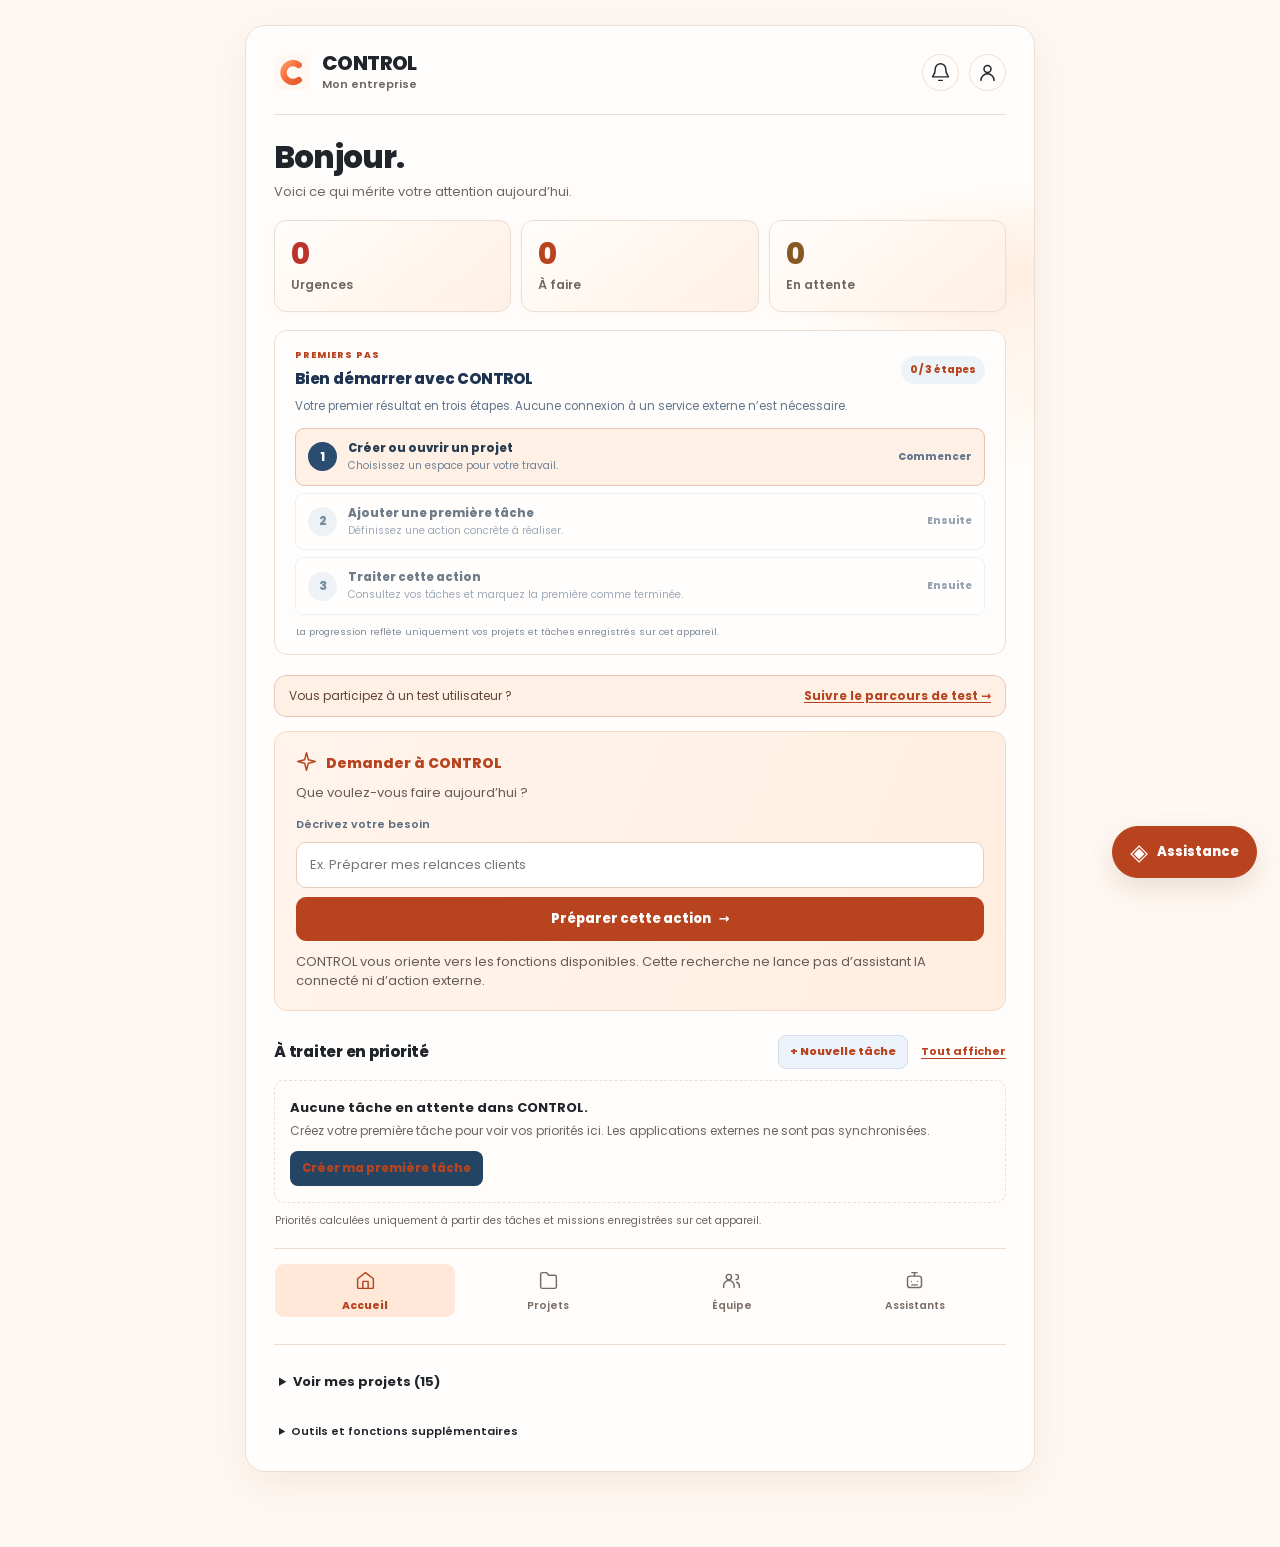
<file: index.html>
<!doctype html>
<html lang="fr"><head><meta charset="utf-8"><meta name="viewport" content="width=device-width, initial-scale=1,viewport-fit=cover"><meta name="theme-color" content="#FFF8F2"><meta name="apple-mobile-web-app-capable" content="yes"><link rel="manifest" href="manifest.webmanifest"><link rel="icon" href="assets/icon.svg"><title>CONTROL · Mes projets</title>
<link rel="stylesheet" href="assets/command-center.css">
<link rel="stylesheet" href="assets/tool-catalog.css">
<link rel="stylesheet" href="assets/deployment-guides.css">
<link rel="stylesheet" href="assets/control-help.css">
<link rel="stylesheet" href="assets/ai-lab.css">
<link rel="stylesheet" href="assets/ux-clarity.css">
<link rel="stylesheet" href="assets/navigation-hub.css">
<link rel="stylesheet" href="assets/multi-ai-command.css">
<link rel="stylesheet" href="assets/visio-center.css">
<link rel="stylesheet" href="assets/local-ai.css">
<link rel="stylesheet" href="assets/control-delivery.css">
<link rel="stylesheet" href="assets/control-day-brief.css">
<style>
:root{font-family:Inter,system-ui,-apple-system,"Segoe UI",sans-serif;color:#17202d;background:#f7f8fa;font-synthesis:none}*{box-sizing:border-box}body{margin:0}button,input,select,textarea{font:inherit}button,a{touch-action:manipulation}button{cursor:pointer}a{color:inherit;text-decoration:none}.wrap{max-width:1050px;margin:auto;padding:20px 18px 110px}header{display:flex;justify-content:space-between;align-items:center;gap:12px;padding:9px 0 27px}.logo{font-size:19px;letter-spacing:-.6px;font-weight:800}.logo span{display:inline-grid;place-items:center;width:34px;height:34px;margin-right:9px;border-radius:11px;background:#1e3257;color:#fff}.quiet{color:#687587;font-size:13px}h1{font-size:clamp(26px,5vw,37px);letter-spacing:-1.1px;margin:10px 0 7px}h2{font-size:20px;margin:0 0 9px}p{line-height:1.55;margin:8px 0 16px}.toprow,.row{display:flex;align-items:center;justify-content:space-between;gap:12px;flex-wrap:wrap}.button,button{border:1px solid #dfe4ed;background:white;border-radius:12px;padding:11px 14px;color:#223149;font-weight:650;min-height:43px}.button.primary,button.primary{background:#273f68;border-color:#273f68;color:white}.button:hover,button:hover{border-color:#9baecb}.button:focus-visible,button:focus-visible,a:focus-visible,input:focus-visible,textarea:focus-visible{outline:3px solid #8bbcfb;outline-offset:2px}.grid{display:grid;grid-template-columns:repeat(auto-fill,minmax(235px,1fr));gap:13px;margin:24px 0}.card,.panel{background:#fff;border:1px solid #e4e8ee;box-shadow:0 3px 16px #13294a09;border-radius:18px}.card{display:block;padding:21px;min-height:170px;transition:transform .15s,border-color .15s}.card:hover{transform:translateY(-2px);border-color:#abc0da}.badge{width:46px;height:46px;display:grid;place-items:center;border-radius:14px;background:#eaf0fa;color:#304c7a;font-weight:800;letter-spacing:-.7px;margin-bottom:21px}.card strong{display:block;font-size:17px;margin-bottom:5px}.card small{color:#758296}.panel{padding:21px;margin:17px 0}.tabs{display:flex;gap:8px;overflow-x:auto;padding:2px 0 12px;border-bottom:1px solid #e1e7ef;scrollbar-width:thin}.tabs button{white-space:nowrap;border-radius:10px}.tabs button[aria-selected="true"]{background:#e8eef9;border-color:#b7c9e7;color:#193b72}.field{display:block;width:100%;border:1px solid #d8e0eb;border-radius:11px;padding:12px 13px;background:white;margin:7px 0 12px;min-height:45px}textarea.field{min-height:105px;resize:vertical}.two{display:grid;grid-template-columns:1fr 1fr;gap:16px}.links{display:grid;gap:10px}.link{display:flex;justify-content:space-between;align-items:center;gap:10px;border:1px solid #e3e8ef;border-radius:12px;padding:13px 14px;overflow-wrap:anywhere}.link:hover{background:#f4f7fb}.muted{font-size:13px;color:#64758a}.notice{border-left:3px solid #7b9bc9;background:#f0f5fc;padding:11px 14px;border-radius:8px;color:#384b65;font-size:13px}.empty{padding:25px;background:#f6f8fb;border-radius:12px;color:#64758a}.hidden{display:none!important}.back{display:inline-flex;align-items:center;gap:7px;margin:4px 0 10px;color:#526b8e;font-size:14px}.chatrow{display:flex;gap:12px;align-items:center;justify-content:space-between;border-bottom:1px solid #edf0f4;padding:15px 0}.chatrow:last-child{border:0}.chatrow strong{display:block;margin-bottom:4px;overflow-wrap:anywhere}.chatrow small{color:#758296}.actions{display:flex;gap:6px;flex-wrap:wrap}form label{font-size:13px;font-weight:650;color:#475971}.sectionhead{display:flex;justify-content:space-between;align-items:center;gap:12px;margin-bottom:14px}.chip{font-size:12px;background:#eef2f7;padding:6px 9px;border-radius:8px;color:#51627a}.mobilefoot{position:fixed;bottom:0;left:0;right:0;background:#fffffff2;backdrop-filter:blur(16px);border-top:1px solid #e1e6ed;display:flex;justify-content:space-evenly;padding:10px 14px max(10px,env(safe-area-inset-bottom));z-index:3}.mobilefoot button{border:0;background:transparent;font-size:11px;min-height:42px;flex:1;padding:4px 6px}.search{max-width:420px}.hint{padding:12px 0}.toast{position:fixed;left:50%;bottom:90px;transform:translateX(-50%);background:#233553;color:white;border-radius:12px;padding:12px 17px;z-index:5;max-width:90vw}.danger{color:#9e3838}@media(max-width:640px){.wrap{padding:16px 14px 100px}.two{grid-template-columns:1fr}.grid{grid-template-columns:1fr 1fr;gap:10px}.card{padding:15px;min-height:143px}.badge{margin-bottom:13px}.card strong{font-size:14px}.panel{padding:15px}.row .button{font-size:13px}.desktoponly{display:none}}@media(max-width:370px){.grid{grid-template-columns:1fr}}


.ia-grid{display:grid;grid-template-columns:repeat(auto-fit,minmax(280px,1fr));gap:13px;margin:16px 0}.ia-card{margin:0}.ia-heading{display:flex;align-items:center;gap:10px}.ia-heading .badge{margin:0;flex-shrink:0}.ia-heading h2{margin:0;font-size:18px}.ia-open{display:block;text-align:center;margin:16px 0}.ia-card .actions{margin:15px 0}.ia-card .actions button{font-size:13px}.ia-report{border-top:1px solid #edf0f5;padding-top:12px}.report-preview{white-space:pre-wrap;overflow-wrap:anywhere;display:-webkit-box;-webkit-box-orient:vertical;-webkit-line-clamp:5;line-clamp:5;overflow:hidden;font-size:13px;color:#43546a}.report-entry{padding:15px 0;border-bottom:1px solid #edf0f4}.report-entry:last-child{border:0}.report-body{white-space:pre-wrap;overflow-wrap:anywhere;font-size:14px;color:#39495b}.pilot-message{max-width:95%;padding:11px 14px;margin:12px 0;border-radius:13px;background:#f2f5fa}.pilot-user{margin-left:auto;background:#e4edf9}.pilot-message p{white-space:pre-wrap;overflow-wrap:anywhere;margin:6px 0}.reports-overview{margin-top:10px}.ia-card details{margin-top:12px}.ia-card details summary{cursor:pointer}.ia-card details a{margin-top:8px}#space-editor,#report-editor{scroll-margin-top:20px}@media(max-width:640px){.ia-grid{grid-template-columns:1fr}.ia-card .row{align-items:flex-start}.ia-card .row .chip{font-size:11px}.ia-heading h2{font-size:17px}}


.auto-grid .card{min-height:160px}.auto-topactions{display:flex;gap:9px;flex-wrap:wrap;align-items:center;margin:15px 0 22px}.auto-task{display:flex;justify-content:space-between;align-items:center;gap:12px;padding:17px 3px;border-bottom:1px solid #e8edf2}.auto-task:last-child{border:0}.auto-task strong{display:block;margin-bottom:4px}.auto-task small{display:block;color:#708096}.auto-task .chip{white-space:normal;max-width:42%;font-size:11px}.auto-task:hover strong{text-decoration:underline}.auto-facts{display:grid;grid-template-columns:repeat(2,minmax(0,1fr));gap:14px;margin:16px 0}.auto-facts>div{border-radius:11px;background:#f5f7fa;padding:13px;min-width:0;overflow-wrap:anywhere}.auto-facts strong{display:block;margin-top:4px;font-size:14px;line-height:1.45}.auto-text{white-space:pre-wrap;overflow-wrap:anywhere;background:#f8f9fc;border-radius:10px;padding:12px 14px}.auto-provider-card .badge{margin-bottom:14px}@media(max-width:600px){.auto-facts{grid-template-columns:1fr}.auto-task{align-items:flex-start}.auto-topactions .button{flex:1;text-align:center}.auto-task .chip{max-width:44%}}
.control-whats-new{background:#fff;border:1px solid #dce5f0;border-radius:18px;padding:19px 20px;margin:12px 0 22px;box-shadow:0 3px 13px #1d38550b}
.control-whats-new-heading{display:flex;justify-content:space-between;align-items:center;gap:15px;margin-bottom:14px}
.control-whats-new-heading h2{font-size:18px;margin:3px 0 2px;color:#1c3354;line-height:1.3}
.control-whats-new-heading p{font-size:13px;margin:0;color:#62748a;line-height:1.4}
.control-whats-new-kicker{font-size:10px;letter-spacing:.11em;font-weight:800;color:#5579ad}
.control-whats-new-more{font-size:12px;font-weight:750;color:#284a80;white-space:nowrap;text-decoration:underline;text-underline-offset:3px}
.control-whats-new-links{display:grid;grid-template-columns:repeat(2,minmax(0,1fr));gap:10px}
.control-whats-new-links a{border:1px solid #e0e8f1;border-radius:12px;display:flex;flex-direction:column;padding:12px 13px;gap:6px;background:#f8faff;transition:background .16s,border-color .16s;min-height:80px}
.control-whats-new-links a:hover{background:#eef4ff;border-color:#98b8dc}
.control-whats-new-links a:focus-visible{outline:3px solid #8bbcfb;outline-offset:2px}
.control-whats-new-links strong{font-size:13px;color:#183962}
.control-whats-new-links span{font-size:11px;line-height:1.45;color:#526984}
.control-whats-new-status{display:flex;flex-wrap:wrap;align-items:baseline;gap:5px;background:#f4f6f9;border-radius:10px;padding:10px 12px;margin-top:12px;font-size:12px;line-height:1.55;color:#4e5f73}
.control-whats-new-status span{color:#8593a4;font-size:11px}
.control-whats-new-status strong{color:#374a63}
@media(max-width:640px){.control-whats-new{padding:14px 13px;margin:10px 0 18px}.control-whats-new-heading{align-items:flex-start;flex-direction:column;gap:5px}.control-whats-new-links{grid-template-columns:1fr;gap:7px}.control-whats-new-links a{min-height:0;padding:10px 12px;gap:2px}.control-whats-new-links span{font-size:12px}.control-whats-new-more{margin-top:1px}}
#control-pwa-update[hidden]{display:none!important}
#control-pwa-update{position:fixed;z-index:1100;right:16px;bottom:calc(82px + env(safe-area-inset-bottom,0px));left:auto;width:min(430px,calc(100% - 32px));padding:14px;background:#fff;color:#1c3049;border:1px solid #b8cee8;box-shadow:0 12px 36px #1228443b;border-radius:15px;display:grid;gap:12px}
#control-pwa-update strong{display:block;font-size:14px;margin-bottom:5px}
#control-pwa-update small{display:block;font-size:12px;line-height:1.5;color:#546c89}
.control-pwa-update-actions{display:flex;gap:9px}
.control-pwa-update-actions button{min-height:44px;border-radius:10px;padding:8px 14px;border:1px solid #c8d5e5;background:#f2f5f9;color:#274a75;font-weight:700}
#control-pwa-update-now{background:#23578c;color:white;border-color:#23578c}
@media(max-width:390px){#control-pwa-update{bottom:calc(74px + env(safe-area-inset-bottom,0px));right:10px;width:calc(100% - 20px);padding:12px}.control-pwa-update-actions button{flex:1}}
</style><link rel="stylesheet" href="assets/workspace-shell.css">
<link rel="stylesheet" href="assets/control-ai-studio.css">
 <link rel="stylesheet" href="assets/control-web-builder.css">
<link rel="stylesheet" href="assets/control-home-v6.css">
<link rel="stylesheet" href="assets/control-workspace-v7.css">
<link rel="stylesheet" href="assets/control-brand-simple-humain.css">
<link rel="stylesheet" href="assets/control-clients.css">
<link rel="stylesheet" href="assets/control-data-audit.css"><link rel="stylesheet" href="assets/control-brand-global.css">
</head><body class="control-shell-v3">
<aside class="shell-sidebar" aria-label="Navigation permanente">
 <a href="#/" class="shell-brand"><span class="shell-brand-mark">◈</span><span>CONTROL<span class="shell-brand-sub">ESPACE DE TRAVAIL</span></span></a>
 <nav aria-label="Menu latéral">
  <div class="shell-side-group"><div class="shell-side-heading">Votre espace</div>
   <a class="shell-side-link" data-shell-route="home" href="#/"><span class="shell-glyph">▦</span>Vue d’ensemble</a>
   <a class="shell-side-link" data-shell-route="inbox" href="#/control/inbox"><span class="shell-glyph">☷</span>À traiter</a>
   <a class="shell-side-link" data-shell-route="manager" href="#/control/manager"><span class="shell-glyph">◈</span>Bilan de mes projets</a>
   <a class="shell-side-link" data-shell-route="aistudio" href="#/control/aistudio"><span class="shell-glyph">✧</span>Mes assistants IA</a>
   <button type="button" class="shell-side-link shell-side-link--find" data-control-nav-open><span class="shell-glyph">⌕</span>Trouver une fonction<span class="shell-side-shortcut">⌘ K</span></button>
  </div>
  <div class="shell-side-group"><div class="shell-side-heading">Organisation</div>
   <a class="shell-side-link" data-shell-route="missions" href="#/control/missions"><span class="shell-glyph">◇</span>Suivi des missions</a>
   <a class="shell-side-link" data-shell-route="calendar" href="#/control/calendar"><span class="shell-glyph">▤</span>Calendrier</a>
   <a class="shell-side-link" data-shell-route="automations" href="#/automations"><span class="shell-glyph">↻</span>Automatisations</a>
   <a class="shell-side-link" data-shell-route="tools" href="#/control/tools"><span class="shell-glyph">▧</span>Tous les outils</a>
  </div>
  <div class="shell-side-group"><div class="shell-side-heading">Projets récents</div><div id="shell-recent-projects" class="shell-side-projects" aria-label="Projets récents"><span class="shell-empty">Chargement…</span></div></div>
 </nav>
 <div class="shell-side-footer"><strong>Vos espaces, au même endroit.</strong><span>Données personnelles enregistrées sur cet appareil.</span></div>
</aside><div class="wrap"><header class="control-head"><a href="#/" class="logo"><img class="control-brand-logo" src="assets/icon.svg" alt="" width="32" height="32">CONTROL <span class="shell-ui-version">CONTROL 08</span></a><nav class="control-workspace-mainnav" aria-label="Navigation principale"><a href="#/" data-workspace-nav="home"><svg viewBox="0 0 24 24" fill="none" stroke="currentColor" stroke-width="1.8" stroke-linecap="round" stroke-linejoin="round" aria-hidden="true"><path d="m3 10 9-7 9 7v10a1 1 0 0 1-1 1H4a1 1 0 0 1-1-1Z"/><path d="M9 21v-8h6v8"/></svg><span>Accueil</span></a><a href="#/projects" data-workspace-nav="projects"><svg viewBox="0 0 24 24" fill="none" stroke="currentColor" stroke-width="1.8" stroke-linecap="round" stroke-linejoin="round" aria-hidden="true"><path d="M3 7V5a2 2 0 0 1 2-2h5l2 3h7a2 2 0 0 1 2 2v11a2 2 0 0 1-2 2H5a2 2 0 0 1-2-2Z"/></svg><span>Projets</span></a><a href="#/control/team" data-workspace-nav="team"><svg viewBox="0 0 24 24" fill="none" stroke="currentColor" stroke-width="1.8" stroke-linecap="round" stroke-linejoin="round" aria-hidden="true"><circle cx="9" cy="8" r="3"/><path d="M3 20v-2a6 6 0 0 1 12 0v2"/><path d="M17 5a3 3 0 0 1 0 6m1 3a5 5 0 0 1 3 5v1"/></svg><span>Équipe</span></a><a href="#/control/aistudio" data-workspace-nav="assistants"><svg viewBox="0 0 24 24" fill="none" stroke="currentColor" stroke-width="1.8" stroke-linecap="round" stroke-linejoin="round" aria-hidden="true"><rect x="4" y="7" width="16" height="13" rx="3"/><path d="M12 7V3M9 3h6M8.5 13h.01M15.5 13h.01M9 17h6"/></svg><span>Assistants</span></a></nav><div class="head-actions"><a class="control-quick-task" href="#/control/inbox/new" aria-label="Créer une tâche" title="Créer une tâche">+ Tâche</a><button type="button" class="control-nav-main-trigger head-search" data-control-nav-open aria-keyshortcuts="Control+K Meta+K">⌕ Trouver une fonction <kbd>Ctrl K</kbd></button><a class="button head-tools" href="#/control/tools">Tous les outils</a></div></header><div id="control-location" class="control-location" aria-label="Emplacement actuel"><span>Vous êtes ici</span><strong>Mes projets</strong></div><div id="control-external-change" class="control-external-change" role="alert" hidden><div><strong>CONTROL a changé dans un autre onglet.</strong><span>Les données affichées peuvent être anciennes. Enregistre ou copie toute saisie en cours avant de recharger.</span></div><button id="control-external-reload" type="button">Recharger les données</button></div><main id="main" aria-live="polite"><p>Chargement des projets…</p></main><div class="quiet" style="margin-top:28px">CONTROL · Liens et notes enregistrés sur cet appareil · <a href="legacy.html" style="text-decoration:underline">Ancien tableau de bord</a></div></div><nav class="mobilefoot" aria-label="Navigation principale"><button data-go="home" aria-label="Mes projets"><span>▦</span><br>Projets</button><button data-go="inbox" aria-label="Actions à traiter"><span>▤</span><br>À traiter</button><button data-go="manager" aria-label="Bilan de mes projets"><span>◈</span><br>Bilan</button><button data-go="tools" aria-label="Tous les outils"><span>☷</span><br>Outils</button></nav><button type="button" class="control-nav-mobile-trigger" data-control-nav-open aria-label="Trouver une fonction CONTROL">⌕ Trouver</button><div id="toast" class="toast hidden" role="status"></div>
<script src="assets/automations-hub.js"></script>
<script src="assets/control-calendar-core.js"></script>
<script src="assets/control-backup-review.js"></script>
 <script src="assets/control-web-builder.js"></script>
 <script src="assets/control-web-builder-ui.js"></script>
 <script src="assets/control-ai-studio-core.js"></script>
<script src="assets/control-ai-studio.js"></script>
<script src="assets/control-task-workflow.js"></script>
<script src="assets/control-clients.js"></script>
<script src="assets/control-data-audit.js"></script>
<script src="assets/command-center.js"></script>
<script src="assets/tool-catalog.js"></script>
<script src="assets/deployment-guides.js"></script>
<script src="assets/control-help.js"></script>
<script src="assets/ai-lab.js"></script>
<script src="assets/multi-ai-command.js"></script>
<script src="assets/visio-center.js"></script>
<script src="assets/control-operator-core.js"></script>
<script src="assets/control-operator.js"></script>
<script src="assets/control-coach.js"></script>
<script src="assets/control-delivery.js"></script>
<script src="assets/local-ai.js"></script>
<script src="assets/navigation-hub.js"></script>
<script src="assets/control-day-brief.js"></script>
<script src="assets/control-onboarding.js"></script>
<script>
(()=>{
"use strict";
const $=s=>document.querySelector(s), base='control-hub-v2', OWNER='cosscoll';
let hubLoadedRaw=null;
let hubCorrupt=false;const load=()=>{try{const raw=localStorage.getItem(base);if(raw===null){hubCorrupt=false;hubLoadedRaw=null;return {}}const data=JSON.parse(raw);if(!data||typeof data!=='object'||Array.isArray(data))throw Error('Invalid hub storage');hubCorrupt=false;hubLoadedRaw=raw;return data}catch{hubCorrupt=true;return{}}};
let state=load(),projects=[],active=null,tab='discussions',showAllProjects=false;
const persist=()=>{if(hubCorrupt){notify('Espaces projets illisibles : aucune modification autorisée. Va dans Sauvegardes pour récupérer les données brutes.');return false}try{if(localStorage.getItem(base)!==hubLoadedRaw){notify('Un autre onglet a modifié les projets : enregistrement annulé. Recharge CONTROL avant de modifier ce projet.');return false}const serialized=JSON.stringify(state);localStorage.setItem(base,serialized);hubLoadedRaw=serialized;return true}catch{notify('Stockage local indisponible : tes modifications ne sont pas enregistrées.');return false}};
const object=x=>x!==null&&typeof x==='object'&&!Array.isArray(x);
function restoreHub(target,previous){for(const key of Object.keys(target))if(!Object.hasOwn(previous,key))delete target[key];for(const [key,value] of Object.entries(previous)){if(Array.isArray(value)&&Array.isArray(target[key]))target[key].splice(0,target[key].length,...value);else if(object(value)&&object(target[key]))restoreHub(target[key],value);else target[key]=value}}
function commitHub(change){if(hubCorrupt){persist();return false}let before;try{before=JSON.parse(JSON.stringify(state))}catch{notify('État projet non sérialisable : modification refusée.');return false}try{change()}catch{restoreHub(state,before);notify('Modification annulée : état local inchangé.');return false}if(persist())return true;restoreHub(state,before);return false}
const hubWarning=()=>hubCorrupt?'<div role="alert" class="notice"><strong>Attention : les données locales des projets sont illisibles.</strong> Aucune modification ne sera enregistrée pour éviter de les écraser. <a href="#/control/backup">Récupérer une copie brute ou restaurer une sauvegarde</a>.</div>':'';
const esc=s=>String(s??'').replace(/[&<>"']/g,c=>({'&':'&amp;','<':'&lt;','>':'&gt;','"':'&quot;',"'":'&#39;'}[c]));
const attr=esc;
const link=u=>{try{const x=new URL(u);return x.protocol==='https:'&&!x.username&&!x.password?x.href:''}catch{return''}};
const chatHost=u=>{try{const x=new URL(u);return x.protocol==='https:'&&!x.username&&!x.password&&['chatgpt.com','claude.ai','gemini.google.com','notebooklm.google.com','aistudio.google.com','github.com','perplexity.ai','www.perplexity.ai','poe.com'].includes(x.hostname)}catch{return false}};
const nameOf=p=>p.name||p.short||p.id;
function notify(msg){const n=$('#toast');n.textContent=msg;n.classList.remove('hidden');clearTimeout(window.toastTimeout);window.toastTimeout=setTimeout(()=>n.classList.add('hidden'),3600)}
function scoped(id){const d=state[id];if(!d||typeof d!=='object'||Array.isArray(d))state[id]={chats:[],links:[],memo:'',projectUrl:'',agents:[]};return state[id]}
function external(url,label,cls='link'){const safe=link(url);return safe?'<a class="'+cls+'" href="'+attr(safe)+'" target="_blank" rel="noopener noreferrer">'+esc(label)+' <span aria-hidden="true">↗</span></a>':''}
function go(id,t='ai'){tab=t;location.hash='#/project/'+encodeURIComponent(id)+'/'+t;render()}
function routePart(value){try{return decodeURIComponent(value)}catch{return null}}
function route(){const s=location.hash.slice(1);const m=s.match(/^\/project\/([^/]+)(?:\/([^/?#]+))?/);return m?{id:routePart(m[1]),tab:m[2]||'ai'}:{id:null,tab:s==='/settings'?'settings':'home'}}
function home(){
 active=null;
 document.body.classList.remove('control-simple-workspace');
 document.body.classList.add('control-simple-home');
 const projectsView=location.hash==='#/projects';
 const icon=(name)=>{
  const paths={
   bell:'<path d="M18 8a6 6 0 0 0-12 0c0 7-3 7-3 9h18c0-2-3-2-3-9Z"/><path d="M10 21h4"/>',
   profile:'<circle cx="12" cy="8" r="4"/><path d="M4.5 21a7.5 7.5 0 0 1 15 0"/>',
   home:'<path d="m3 10 9-7 9 7v10a1 1 0 0 1-1 1H4a1 1 0 0 1-1-1Z"/><path d="M9 21v-8h6v8"/>',
   folder:'<path d="M3 7V5a2 2 0 0 1 2-2h5l2 3h7a2 2 0 0 1 2 2v11a2 2 0 0 1-2 2H5a2 2 0 0 1-2-2Z"/>',
   users:'<circle cx="9" cy="8" r="3"/><path d="M3 20v-2a6 6 0 0 1 12 0v2"/><path d="M17 5a3 3 0 0 1 0 6m1 3a5 5 0 0 1 3 5v1"/>',
   assistant:'<rect x="4" y="7" width="16" height="13" rx="3"/><path d="M12 7V3M9 3h6M8.5 13h.01M15.5 13h.01M9 17h6"/>',
   sparkle:'<path d="m12 2 2.1 7.9L22 12l-7.9 2.1L12 22l-2.1-7.9L2 12l7.9-2.1Z"/>',
   circle:'<circle cx="12" cy="12" r="9"/>'
  };
  return '<svg width="21" height="21" viewBox="0 0 24 24" fill="none" stroke="currentColor" stroke-width="1.7" stroke-linecap="round" stroke-linejoin="round" aria-hidden="true">'+(paths[name]||paths.circle)+'</svg>';
 };
 let day;
 try{day=window.CONTROL_DAY_BRIEF?.summarize(localStorage.getItem('control-command-v1'))||{status:'invalid',open:0,urgent:0,review:0,items:[]};}
 catch{day={status:'invalid',open:0,urgent:0,review:0,items:[]};}
 const invalid=day.status==='invalid';
 let onboarding='';
 try{onboarding=window.CONTROL_ONBOARDING?.render(state,localStorage.getItem('control-command-v1'),hubCorrupt)||''}catch{/* No guide if device storage cannot be read safely. */}
 const counter=n=>invalid?'—':String(Number.isInteger(n)&&n>=0?n:0);
 const projectName=key=>projects.find(p=>p.id===key)?.name||'Sans projet associé';
 const list=(invalid
  ?'<div class="control-home-v6-empty" role="alert"><strong>Les priorités ne sont pas disponibles.</strong>Les données locales sont illisibles. Ouvrez « À traiter » pour examiner la situation sans effacer vos données.</div>'
  :(day.items||[]).length
   ?'<div class="control-home-v6-priority-list">'+day.items.map(item=>{
     const href=item.kind==='mission'?'#/control/missions':item.id?'#/control/inbox?task='+encodeURIComponent(item.id):'#/control/inbox';
     return '<a class="control-home-v6-priority-row" href="'+href+'"><span class="control-home-v6-priority-icon">'+icon('circle')+'</span>'+
      '<span class="control-home-v6-priority-copy"><strong>'+esc(item.title)+'</strong><small>'+esc(projectName(item.project))+' · '+esc(item.label)+'</small></span>'+
      '<span class="control-home-v6-chevron" aria-hidden="true">›</span></a>';
   }).join('')+'</div>'
   :'<div class="control-home-v6-empty"><strong>Aucune tâche en attente dans CONTROL.</strong>Créez votre première tâche pour voir vos priorités ici. Les applications externes ne sont pas synchronisées.<a class="control-home-v6-empty-start" href="#/control/inbox/new">Créer ma première tâche</a></div>');
 const search='<input id="search" class="field search" type="search" aria-label="Rechercher un projet" placeholder="Rechercher un projet…" autocomplete="off">';
 $('#main').innerHTML=hubWarning()+
 '<div class="control-home-v6'+(projectsView?' control-home-v6--projects':'')+'" aria-label="Accueil CONTROL, mon activité">'+
 '<header class="control-home-v6-header">'+
 '<a class="control-home-v6-brand" href="#/"><img class="control-brand-logo" src="assets/icon.svg" alt="" width="37" height="37"><span class="control-brand-copy"><strong>CONTROL</strong><small>Mon entreprise</small></span></a>'+
 '<div class="control-home-v6-top-actions"><a href="#/control/inbox" aria-label="Voir mes tâches et alertes" title="À traiter">'+icon('bell')+'</a>'+
 '<a href="#/settings" aria-label="Paramètres de mon espace" title="Paramètres">'+icon('profile')+'</a></div></header>'+
 '<section class="control-home-v6-welcome"><h1>'+(projectsView?'Mes projets':'Bonjour.')+'</h1><p>'+(projectsView?'Retrouvez vos espaces de travail et reprenez vos projets en cours.':'Voici ce qui mérite votre attention aujourd’hui.')+'</p></section>'+
 '<section class="control-home-v6-stats" aria-label="Indicateurs calculés sur cet appareil">'+
 '<a class="control-home-v6-stat" href="#/control/inbox"><strong>'+counter(day.urgent)+'</strong><small>Urgences</small></a>'+
 '<a class="control-home-v6-stat" href="#/control/inbox"><strong>'+counter(day.open)+'</strong><small>À faire</small></a>'+
 '<a class="control-home-v6-stat" href="#/control/missions"><strong>'+counter(day.review)+'</strong><small>En attente</small></a>'+
 '</section>'+onboarding+
 '<div class="control-home-v6-pilot"><span>Vous participez à un test utilisateur ?</span><a href="testeurs.html">Suivre le parcours de test <span aria-hidden="true">→</span></a></div>'+
 '<section class="control-home-v6-ask" aria-labelledby="control-home-ask-title">'+
 '<h2 id="control-home-ask-title" class="control-home-v6-ask-title"><span>'+icon('sparkle')+'</span>Demander à CONTROL</h2>'+
 '<p>Que voulez-vous faire aujourd’hui ?</p>'+
 '<form id="shell-quick-find" role="search"><label for="shell-quick-query">Décrivez votre besoin</label>'+
 '<input id="shell-quick-query" type="search" maxlength="180" autocomplete="off" placeholder="Ex. Préparer mes relances clients" aria-label="Demander à CONTROL de trouver une fonction">'+
 '<button type="submit">Préparer cette action <span aria-hidden="true">→</span></button></form>'+
 '<p class="control-home-v6-ask-hint">CONTROL vous oriente vers les fonctions disponibles. Cette recherche ne lance pas d’assistant IA connecté ni d’action externe.</p></section>'+
 '<section class="control-home-v6-priorities" aria-labelledby="control-home-priorities-title">'+
 '<div class="control-home-v6-section-title"><h2 id="control-home-priorities-title">À traiter en priorité</h2><div class="control-home-v6-priority-actions"><a class="control-home-v6-new-task" href="#/control/inbox/new" aria-label="Créer une tâche">+ Nouvelle tâche</a><a href="#/control/inbox">Tout afficher</a></div></div>'+
 list+'<p class="control-home-v6-provenance">Priorités calculées uniquement à partir des tâches et missions enregistrées sur cet appareil.</p>'+
 '</section>'+
 '<nav class="control-home-v6-tabs" aria-label="Navigation principale">'+
 '<a href="#/" '+(!projectsView?'aria-current="page"':'')+'><span class="control-home-v6-tab-icon">'+icon('home')+'</span>Accueil</a>'+
 '<a id="control-home-nav-projects" href="#/projects" '+(projectsView?'aria-current="page"':'')+'><span class="control-home-v6-tab-icon">'+icon('folder')+'</span>Projets</a>'+
 '<a href="#/control/team"><span class="control-home-v6-tab-icon">'+icon('users')+'</span>Équipe</a>'+
 '<a href="#/control/aistudio"><span class="control-home-v6-tab-icon">'+icon('assistant')+'</span>Assistants</a>'+
 '</nav>'+
 '<details id="control-home-projects" class="control-home-v6-projects">'+
 '<summary>Voir mes projets ('+projects.length+')</summary>'+
 '<div class="control-home-v6-project-head"><p>Retrouvez vos espaces de travail et vos conversations associées.</p>'+
 '<button id="add-project" class="primary" type="button">+ Nouveau projet</button></div>'+
 '<div class="shell-project-toolbar">'+search+'<span id="project-search-status" class="shell-project-count" role="status" aria-live="polite"></span></div>'+
 '<div id="cards" class="grid clarity-cards shell-projects-list"></div>'+
 '<div class="clarity-more"><button type="button" id="more-projects" hidden>Afficher tous les projets</button></div>'+
 '<section id="add-box" class="panel shell-create-form hidden"><div class="shell-create-header"><div><span class="shell-dashboard-eyebrow">NOUVEL ESPACE</span>'+
 '<h2>Créer un projet</h2><p class="muted">Donnez-lui un nom. Vous pourrez ajouter vos IA et vos ressources ensuite.</p></div>'+
 '<button type="button" id="cancel-add-project" aria-label="Fermer le formulaire">✕</button></div>'+
 '<form id="new-project"><label>Nom du projet<input class="field" name="name" required maxlength="90" placeholder="Ex. Mon nouveau projet"></label>'+
 '<label>Lien du projet ChatGPT (facultatif)<input name="url" class="field" type="url" placeholder="https://chatgpt.com/g/g-p-…"></label>'+
 '<button class="primary">Créer l’espace</button></form></section>'+
 '</details>'+
 '<details class="control-home-v6-advanced"><summary>Outils et fonctions supplémentaires</summary>'+
 '<div class="control-home-v6-secondary"><a href="#/control/manager">Bilan des projets</a>'+
 '<a href="#/control/search">Recherche avancée</a><a href="#/control/backup">Sauvegarde</a><a href="#/control/audit">État des données</a>'+
 '<a href="#/control/tools">Tous les outils</a><a href="#/control/clients">Clients</a><a href="testeurs.html">Guide de test utilisateur</a><a href="app.html">Voir l’état de CONTROL Cloud</a></div><small>La connexion multi-utilisateurs pas encore activée : CONTROL conserve tes données sur cet appareil. Les informations des autres plateformes ne sont pas synchronisées automatiquement.</small></details>'+
 '</div>';
 const projectSearchKey=value=>String(value||'').normalize('NFD').replace(/[\u0300-\u036f]/g,'').toLowerCase();
 const draw=()=>{
  const q=projectSearchKey($('#search').value).trim();
  const words=q.split(/\s+/).filter(Boolean);
  const recentIds=Array.isArray(state.uxRecent)?state.uxRecent:[];
  const byRecent=new Map(recentIds.map((v,i)=>[v,i]));
  const visible=projects.filter(p=>words.every(word=>projectSearchKey(nameOf(p)).includes(word))).sort((a,b)=>(byRecent.get(a.id)??999)-(byRecent.get(b.id)??999));
  const limit=q||showAllProjects?visible.length:6;
  $('#cards').innerHTML=visible.slice(0,limit).map(p=>'<a class="card" href="#/project/'+encodeURIComponent(p.id)+'/ai"><div class="badge">'+esc(p.symbol||nameOf(p).slice(0,2).toUpperCase())+'</div><span><strong>'+esc(nameOf(p))+'</strong><small>'+esc(p.category||'Espace projet')+'</small></span><span class="shell-project-arrow" aria-hidden="true">↗</span></a>').join('')||'<p class="empty">Aucun projet trouvé.</p>';
  $('#project-search-status').textContent=q?(visible.length===0?'Aucun projet trouvé':visible.length+' projet'+(visible.length>1?'s':'')+' trouvé'+(visible.length>1?'s':'')):(projects.length+' projet'+(projects.length>1?'s':'')+' disponible'+(projects.length>1?'s':''));
  const more=$('#more-projects');more.hidden=Boolean(q)||visible.length<=6;more.textContent=showAllProjects?'Afficher moins de projets':'Afficher tous les projets ('+visible.length+')';
 };
 draw();$('#search').oninput=draw;
 if(projectsView)$('#control-home-projects').open=true;
 $('#more-projects').onclick=()=>{showAllProjects=!showAllProjects;draw()};
 const quickFind=$('#shell-quick-find');
 quickFind.onsubmit=e=>{
  e.preventDefault();
  window.CONTROL_NAVIGATION?.open({query:$('#shell-quick-query').value.trim()});
 };
 const addButton=$('#add-project'),addBox=$('#add-box');
 addButton.setAttribute('aria-controls','add-box');
 addButton.setAttribute('aria-expanded','false');
 addButton.onclick=()=>{
  const opening=addBox.classList.contains('hidden');
  addBox.classList.toggle('hidden',!opening);
  addButton.setAttribute('aria-expanded',String(opening));
  addButton.textContent=opening?'× Fermer le formulaire':'+ Nouveau projet';
  if(opening){
   addBox.scrollIntoView({behavior:window.matchMedia('(prefers-reduced-motion: reduce)').matches?'instant':'smooth',block:'start'});
   addBox.querySelector('input[name="name"]')?.focus({preventScroll:true});
  }else{addButton.focus();if(location.hash==='#/new-project')location.hash='#/' }
 };
 $('#cancel-add-project').onclick=()=>{if(!addBox.classList.contains('hidden'))addButton.click()};
 $('#new-project').onsubmit=e=>{e.preventDefault();if(hubCorrupt)return persist();const fd=new FormData(e.target),name=String(fd.get('name')).trim(),url=String(fd.get('url')).trim();if(!name)return;if(url&&!chatHost(url)){notify('Utilise un lien ChatGPT valide.');return}const id='custom-'+(globalThis.crypto?.randomUUID?.()||Date.now());const p={id,name,symbol:name.slice(0,2).toUpperCase(),category:'Projet personnalisé'};const previous=Array.isArray(state.custom)?state.custom.slice():[];state.custom=[...previous,p];scoped(id).projectUrl=url;if(!persist()){state.custom=previous;delete state[id];notify('Projet non créé : impossible d’enregistrer sur cet appareil. Libère de l’espace ou vérifie les paramètres du navigateur.');return}projects.push(p);go(id)};
 if(location.hash==='#/new-project'){$('#control-home-projects').open=true;addButton.click();}
}
function workspace(p,t){
 active=p.id;tab=t;
 if(!Array.isArray(state.uxRecent))state.uxRecent=[];
 if(state.uxRecent[0]!==p.id)commitHub(()=>{state.uxRecent=[p.id,...state.uxRecent.filter(x=>x!==p.id)].slice(0,8)})
 const d=scoped(p.id),tabs=[['ai','Mes IA'],['discussions','Conversations'],['pilot','Suivi'],['resources','Documents & liens']],moreTabs=[['localai','CONTROL IA locale'],['meetings','Visios'],['command','Commander mes IA'],['library','Outils IA'],['deploy','Mise en ligne'],['lab','Laboratoire IA'],['connect','Connexions']];
 const advanced=moreTabs.some(x=>x[0]===t);
 const showAdvanced=advanced;
 const nav=tabs.map(([id,label])=>'<button data-tab="'+id+'" role="tab" aria-selected="'+(id===t)+'">'+label+'</button>').join('');
 const advancedNav='<details class="clarity-more-tabs shell-project-more" '+(showAdvanced?'open':'')+'><summary>Plus de fonctions'+(advanced?' · '+esc(moreTabs.find(x=>x[0]===t)?.[1]):'')+' <span class="shell-nav-count">7</span></summary><div class="clarity-advanced">'+moreTabs.map(([id,label])=>'<button type="button" data-tab="'+id+'" aria-current="'+(id===t?'page':'false')+'">'+label+'</button>').join('')+'</div></details>';
$('#main').innerHTML=hubWarning()+'<a class="back" href="#/">← Tous les projets</a><div class="toprow"><div><span class="quiet">'+esc(p.category||'Projet')+'</span><h1>'+esc(nameOf(p))+'</h1><p class="muted">'+esc(p.tagline||p.summary||'Centralisez vos espaces de travail.')+'</p></div><div class="actions"><a class="button primary" href="#/control/manager?project='+encodeURIComponent(p.id)+'">Piloter ce projet</a><a class="button" href="#/control/clients?project='+encodeURIComponent(p.id)+'">Clients liés</a>'+external(d.projectUrl,'ChatGPT','button')+'</div></div><div class="control-wayfinding"><p><strong>Dans ce projet :</strong> retrouvez toutes les rubriques ci-dessous, y compris les fonctions avancées.</p><button type="button" data-control-nav-open data-control-nav-category="project">⌕ Chercher dans ce projet</button></div><div class="clarity-work-nav shell-project-navigation"><div class="shell-project-label">Votre projet</div><div class="tabs" role="tablist">'+nav+'</div>'+advancedNav+'</div><div id="section"></div>';
document.querySelectorAll('[data-tab]').forEach(b=>b.onclick=()=>go(p.id,b.dataset.tab));
const target=$('#section');
if(t==='resources')resources(p,d,target);
else if(t==='localai'){target.innerHTML='<section class="panel"><h2>CONTROL IA locale</h2><p>Discute directement avec un modèle génératif sur ton appareil, sans compte ni clé API. Premier téléchargement uniquement après ton accord.</p><a class="button primary" href="#/control/localai?project='+encodeURIComponent(p.id)+'">Discuter avec CONTROL IA →</a></section>'}
else if(t==='meetings'){target.innerHTML='<section class="panel"><h2>Visios et rendez-vous</h2><p>Organise les réunions de ton équipe et les appels clients ou prospects. Retrouve liens, invitations et comptes rendus.</p><a class="button primary" href="#/control/meetings?project='+encodeURIComponent(p.id)+'">Organiser une visio →</a></section>'}
else if(t==='command'){target.innerHTML='<section class="panel"><h2>Claude + Gemini</h2><p>Prépare une même mission, retrouve chaque réponse et les vérifications dans un seul écran. Les envois API directs ne sont pas encore activés.</p><a class="button primary" href="#/control/command?project='+encodeURIComponent(p.id)+'">Ouvrir le poste de commande →</a></section>'}
else if(t==='lab'){target.innerHTML='<section class="panel"><h2>Laboratoire IA du projet</h2><p>Prépare des briefs avec les données de ce projet, compare les réponses des IA et contrôle les fichiers produits avant validation.</p><a class="button primary" href="#/control/lab?project='+encodeURIComponent(p.id)+'">Ouvrir les 7 outils IA →</a></section>'}
else if(t==='deploy'){target.innerHTML='<section class="panel"><h2>Mettre le site en ligne</h2><p>Tutoriels GitHub Pages, IONOS, Vercel et autres hébergeurs, avec un assistant de déploiement par prompt IA, checklist et vérifications.</p><a class="button primary" href="#/control/deploy?project='+encodeURIComponent(p.id)+'">Voir les guides de déploiement →</a></section>'}
else if(t==='library'){target.innerHTML='<section class="panel"><h2>Bibliothèque d’outils IA</h2><p>Retrouve les outils adaptés à ton projet parmi les quatre parcours IAgile. Tu peux enregistrer les outils intéressants dans les ressources du projet.</p><a class="button primary" href="#/control/catalog?project='+encodeURIComponent(p.id)+'">Explorer les 87 outils IA →</a></section>'}
else if(t==='ai')ai(p,d,target);
else if(t==='pilot')pilot(p,d,target);
else if(t==='connect')connections(p,d,target);
else discussions(p,d,target);
}
function discussions(p,d,el){
const chats=d.chats||[];
el.innerHTML='<section class="panel"><div class="sectionhead"><div><h2>Discussions du projet</h2><span class="muted">'+chats.length+' conversation(s) liées manuellement</span></div><button class="primary" id="show-chat">+ Ajouter un chat</button></div><div class="notice">Pour répondre dans un chat existant, ouvre sa conversation ChatGPT ou l’IA concernée. CONTROL n’a pas accès aux messages privés depuis GitHub Pages.</div><div id="chat-list">'+(chats.length?chats.map((c,i)=>'<div class="chatrow"><div><strong>'+esc(c.title)+'</strong><small>'+esc(c.ai||'ChatGPT')+'</small></div><div class="actions">'+external(c.url,'Ouvrir','button')+'<button data-remove-chat="'+i+'" aria-label="Délier la conversation">×</button></div></div>').join(''):'<p class="empty">Aucune conversation liée. Ajoute le lien d’un chat du projet.</p>')+'</div><form id="chat-form" class="hidden" style="margin-top:20px"><label>Nom de la discussion<input class="field" name="title" required maxlength="100" placeholder="Ex. Développement application"></label><label>IA<input class="field" name="ai" list="ai-list" placeholder="ChatGPT" value="ChatGPT"><datalist id="ai-list"><option>ChatGPT</option><option>Codex</option><option>Claude</option><option>Gemini</option><option>Autre</option></datalist></label><label>Lien de la conversation<input class="field" type="url" name="url" required placeholder="https://chatgpt.com/c/…"></label><button class="primary">Lier la conversation</button></form></section><section class="panel"><h2>Créer une conversation</h2><p class="muted">Ouvre un nouveau chat dans ton IA. Pour qu’il appartienne à ce projet ChatGPT, crée-le depuis le projet dans ChatGPT, puis reviens coller son lien ici.</p><div class="actions">'+external(d.projectUrl,'Ouvrir le projet ChatGPT','button primary')+external('https://chatgpt.com/','ChatGPT nouveau chat','button')+external('https://chatgpt.com/codex','Codex','button')+'</div></section>';
$('#show-chat').onclick=()=>$('#chat-form').classList.toggle('hidden');
$('#chat-form').onsubmit=e=>{e.preventDefault();const f=new FormData(e.target),url=String(f.get('url')).trim();if(!chatHost(url)){notify('Lien de conversation non reconnu.');return}if(!commitHub(()=>d.chats.push({title:String(f.get('title')).trim(),ai:String(f.get('ai')).trim()||'ChatGPT',url})))return;discussions(p,d,el)};
el.querySelectorAll('[data-remove-chat]').forEach(b=>b.onclick=()=>{if(commitHub(()=>d.chats.splice(Number(b.dataset.removeChat),1)))discussions(p,d,el)});
}

const IA_PROVIDERS=[
 {id:'ChatGPT',base:'https://chatgpt.com/',hint:'Ouvre le projet dans ChatGPT et copie son adresse depuis la barre d’adresse.',type:'Projet ChatGPT'},
 {id:'Claude',base:'https://claude.ai/projects',hint:'Dans Claude → Projets, ouvre le projet souhaité, puis copie son adresse.',type:'Projet Claude'},
 {id:'Gemini',base:'https://gemini.google.com/',hint:'Dans Gemini → Notebooks, ouvre le notebook du projet et copie son adresse.',type:'Notebook Gemini'},
 {id:'Codex',base:'https://chatgpt.com/codex',hint:'Ouvre la tâche ou l’espace Codex lié à ce projet et copie son adresse.',type:'Tâche Codex'},
 {id:'Perplexity',base:'https://www.perplexity.ai/',hint:'Ouvre l’espace ou la recherche associée à ce projet et copie son adresse.',type:'Espace externe'}
];
function providerDefs(d){return IA_PROVIDERS.concat((d.customProviders||[]).map(id=>({id,base:'',hint:'Ouvre ton espace de travail dans cette IA et copie son URL.',type:'IA personnalisée'})))}
function platformLinkValid(id,url,d){
 try{const u=new URL(url);if(u.protocol!=='https:'||u.username||u.password)return false;
 const hosts={ChatGPT:['chatgpt.com'],Codex:['chatgpt.com'],Claude:['claude.ai'],Gemini:['gemini.google.com','notebooklm.google.com'],Perplexity:['perplexity.ai','www.perplexity.ai']};
 return (hosts[id]||[]).includes(u.hostname)||(d?.customProviders||[]).includes(id);
 }catch{return false}
}
function providerUrl(d,id){return id==='ChatGPT'?(d.projectUrl||d.spaces?.ChatGPT||''):(d.spaces?.[id]||'')}
function reportPrompt(p,id){
 return 'BILAN DE PROJET — '+nameOf(p)+' — '+id+'\n\n'+
 'Dans CET espace de travail uniquement, prépare un bilan factuel et daté. '
 +'N’invente aucun résultat et ne prétends pas avoir accès aux autres IA.\n\n'
 +'1. Fonctionnalités / travaux effectivement terminés (avec preuves ou liens si possible)\n'
 +'2. Travaux en cours et leur état réel\n'
 +'3. Blocages et décisions nécessaires\n'
 +'4. Trois prochaines actions prioritaires\n'
 +'5. Dernière activité confirmée et date\n\n'
 +'Évite les données privées et les clés. Je collerai ton bilan dans CONTROL afin de consolider le pilotage multi-IA.';
}
async function copyText(content){try{await navigator.clipboard.writeText(content);notify('Texte copié.');return true}catch{notify('Copie indisponible : ouvre la page depuis HTTPS.');return false}}
function aiOverview(p,d,selected){
 const keys=selected?[selected]:providerDefs(d).map(x=>x.id);
 return keys.map(id=>{const r=d.reports?.[id],u=providerUrl(d,id),label=esc(id);
 return '<div class="report-entry"><div class="row"><strong>'+label+'</strong><span class="muted">'+(r?.updatedAt?'Bilan du '+esc(new Date(r.updatedAt).toLocaleString('fr-FR')):'Aucun bilan')+'</span></div>'+
 (r?.text?'<p class="report-body">'+esc(r.text)+'</p>':'<p class="muted">Aucune information de progression transmise par '+label+'.</p>')+
 '<div class="actions">'+(u?external(u,'Ouvrir '+label,'button'):'<button data-connect-go="'+attr(id)+'">Associer '+label+'</button>')+'</div></div>';
 }).join('');
}

function ai(p,d,el){
 d.spaces??={};d.reports??={};d.chats??=[];
 const card=providerDefs(d).map(x=>{
 const url=providerUrl(d,x.id),r=d.reports[x.id];
 const rel=d.chats.filter(c=>(c.ai||'ChatGPT').toLowerCase()===x.id.toLowerCase());
 return '<article class="panel ia-card"><div class="row"><div class="ia-heading"><div class="badge">'+esc(x.id.slice(0,2))+'</div><div><h2>'+esc(x.id)+'</h2><span class="muted">'+esc(x.type)+'</span></div></div><span class="chip">'+(url?'Lien enregistré':'À relier')+'</span></div>'+
 (url?external(url,'Ouvrir mon espace '+x.id+' et ses conversations','button primary ia-open'):'<p class="muted">Aucun espace lié. Ajoute son adresse pour accéder directement aux conversations dans '+esc(x.id)+'.</p>')+
 '<div class="actions"><button data-edit-space="'+attr(x.id)+'">'+(url?'Changer le lien':'Associer le projet')+'</button><button data-write-report="'+attr(x.id)+'">Mettre à jour le bilan</button></div>'+
 '<div class="ia-report">'+(r?.text?'<span class="muted">Dernier bilan · '+esc(new Date(r.updatedAt).toLocaleDateString('fr-FR'))+'</span><p class="report-preview">'+esc(r.text)+'</p>':'<span class="muted">Aucun compte rendu de cette IA.</span>')+'</div>'+
 (rel.length?'<details><summary>'+rel.length+' conversation(s) épinglée(s)</summary>'+rel.map(c=>external(c.url,c.title)).join('')+'</details>':'')+'</article>';
 }).join('');
 el.innerHTML='<section class="hint"><h2>Espaces IA du projet</h2><p class="muted">Un clic ouvre directement le véritable projet dans l’IA concernée. Les conversations s’affichent dans cette IA, avec ta session habituelle. Les liens et bilans sont conservés sur cet appareil.</p><button id="add-provider">+ Ajouter une autre IA</button></section><div class="ia-grid">'+card+'</div><section class="panel hidden" id="provider-editor"><h2>Ajouter une IA</h2><form id="provider-form"><label>Nom de l’IA<input class="field" name="name" required maxlength="50" placeholder="Ex. Mistral ou Grok"></label><button class="primary">Ajouter cet espace IA</button></form></section>'+
 '<section class="panel hidden" id="space-editor"><h2 id="space-editor-title">Associer un projet</h2><p class="muted" id="space-hint"></p><form id="space-form"><input type="hidden" name="provider" id="space-provider"><label>URL de cet espace<input class="field" type="url" name="url" id="space-url" required placeholder="https://…"></label><div class="actions"><button class="primary">Enregistrer</button><button type="button" id="space-cancel">Annuler</button><a id="space-start" class="button" target="_blank" rel="noopener noreferrer">Ouvrir l’IA ↗</a></div></form><p class="muted">Ne colle jamais un lien de partage public si tu souhaites conserver le projet privé : privilégie l’URL du projet dans la barre d’adresse.</p></section>'+
 '<section class="panel hidden" id="report-editor"><h2 id="report-editor-title">Compte rendu</h2><p class="muted">Le compte rendu ne se met pas à jour tout seul : récupère le bilan depuis l’IA, puis colle-le ci-dessous. N’inclus aucun secret.</p><button id="copy-report-prompt">Copier la demande de bilan pour cette IA</button><form id="report-form"><input type="hidden" name="provider" id="report-provider"><label>Dernier bilan vérifié<textarea class="field" name="text" id="report-text" maxlength="20000" rows="9" required placeholder="Travaux terminés, en cours, blocages et prochaines étapes…"></textarea></label><div class="actions"><button class="primary">Enregistrer le bilan</button><button id="report-cancel" type="button">Annuler</button></div></form></section>';
 function editSpace(id){const x=providerDefs(d).find(p=>p.id===id);if(!x)return;$('#space-editor').classList.remove('hidden');$('#report-editor').classList.add('hidden');$('#space-provider').value=id;$('#space-url').value=providerUrl(d,id);$('#space-editor-title').textContent='Associer '+x.type;$('#space-hint').textContent=x.hint;$('#space-start').href=x.base;$('#space-start').textContent='Ouvrir '+id+' ↗';$('#space-editor').scrollIntoView({block:'nearest',behavior:'smooth'})}
 function editReport(id){if(!providerDefs(d).some(x=>x.id===id))return;$('#report-editor').classList.remove('hidden');$('#space-editor').classList.add('hidden');$('#report-provider').value=id;$('#report-text').value=d.reports[id]?.text||'';$('#report-editor-title').textContent='Bilan · '+id;$('#report-editor').scrollIntoView({block:'nearest',behavior:'smooth'})}
 el.querySelectorAll('[data-edit-space]').forEach(b=>b.onclick=()=>editSpace(b.dataset.editSpace));
 el.querySelectorAll('[data-write-report]').forEach(b=>b.onclick=()=>editReport(b.dataset.writeReport));
 $('#add-provider').onclick=()=>$('#provider-editor').classList.toggle('hidden');
 $('#provider-form').onsubmit=e=>{e.preventDefault();const name=String(new FormData(e.target).get('name')||'').trim();if(!name||!/[a-z0-9]/i.test(name))return notify('Nom invalide.');d.customProviders??=[];if(providerDefs(d).some(x=>x.id.toLowerCase()===name.toLowerCase()))return notify('Cet espace existe déjà.');if(!commitHub(()=>d.customProviders.push(name)))return;ai(p,d,el);notify('Nouvelle IA ajoutée.')};
 $('#space-cancel').onclick=()=>$('#space-editor').classList.add('hidden');
 $('#report-cancel').onclick=()=>$('#report-editor').classList.add('hidden');
 $('#space-form').onsubmit=e=>{e.preventDefault();const id=$('#space-provider').value,url=$('#space-url').value.trim();if(!platformLinkValid(id,url,d)){notify('Lien non valide pour '+id+'. Vérifie l’adresse HTTPS du projet.');return}if(!commitHub(()=>{if(id==='ChatGPT')d.projectUrl=url;d.spaces[id]=url}))return;ai(p,d,el);notify('Projet '+id+' associé sur cet appareil.')};
 $('#report-form').onsubmit=e=>{e.preventDefault();const id=$('#report-provider').value,txt=$('#report-text').value.trim();if(!txt)return;if(!commitHub(()=>{d.reports[id]={text:txt,updatedAt:new Date().toISOString(),source:'manual'}}))return;ai(p,d,el);notify('Bilan '+id+' enregistré.')};
 $('#copy-report-prompt').onclick=()=>copyText(reportPrompt(p,$('#report-provider').value));
}
function resources(p,d,el){
const defaults=[...(p.repo?[{label:'Dépôt GitHub',url:'https://github.com/'+OWNER+'/'+encodeURIComponent(p.repo)}]:[]),...(p.website?.url?[{label:p.website.label||'Site web',url:p.website.url}]:[]),...(p.other_sites||[]),...providerDefs(d).filter(x=>providerUrl(d,x.id)).map(x=>({label:'Espace '+x.id,url:providerUrl(d,x.id)}))],links=[...defaults,...(d.links||[])];
el.innerHTML='<section class="panel"><div class="sectionhead"><h2>Ressources et accès</h2><button class="primary" id="show-link">+ Ajouter</button></div><div class="links">'+(links.length?links.map((x,i)=>'<div class="row">'+external(x.url,x.label,'link')+(i>=defaults.length?'<button data-del="'+(i-defaults.length)+'" aria-label="Supprimer">×</button>':'')+'</div>').join(''):'<div class="empty">Aucune ressource enregistrée.</div>')+'</div><form class="hidden" id="link-form" style="margin-top:17px"><label>Nom de la ressource<input class="field" required name="label" placeholder="Drive du projet"></label><label>Adresse HTTPS<input class="field" required type="url" name="url" placeholder="https://drive.google.com/…"></label><button class="primary">Ajouter</button></form></section>';
$('#show-link').onclick=()=>$('#link-form').classList.toggle('hidden');
$('#link-form').onsubmit=e=>{e.preventDefault();const f=new FormData(e.target),url=link(f.get('url'));if(!url)return notify('Adresse HTTPS obligatoire.');if(commitHub(()=>d.links.push({label:String(f.get('label')).trim(),url})))resources(p,d,el)};
el.querySelectorAll('[data-del]').forEach(b=>b.onclick=()=>{if(commitHub(()=>d.links.splice(+b.dataset.del,1)))resources(p,d,el)});
}
function pilot(p,d,el){
 d.reports??={};d.pilotChat??=[];d.spaces??={};
 const hasReport=providerDefs(d).some(x=>d.reports[x.id]?.text);
 function answer(question){
  const q=question.toLowerCase();const x=providerDefs(d).find(v=>q.includes(v.id.toLowerCase()));
  if(!hasReport)return 'Aucun bilan IA enregistré pour '+nameOf(p)+'. Dans « Espaces IA », demande un bilan à ChatGPT, Claude, Gemini ou Codex, puis colle-le. Je ne peux pas lire leurs conversations privées en direct.';
  const targets=x?[x.id]:IA_PROVIDERS.map(t=>t.id);
  return 'État de '+nameOf(p)+(x?' sur '+x.id:' par IA')+' (bilans enregistrés, pas de synchronisation en direct) :\n\n'+targets.map(id=>{
    const r=d.reports[id];
    return id+' · '+(r?.text?'mis à jour '+new Date(r.updatedAt).toLocaleString('fr-FR')+'\n'+r.text:'Aucun rapport reçu.');
  }).join('\n\n---\n\n')+'\n\nCes informations ont été fournies manuellement ; vérifie leurs dates et leurs preuves avant de décider.';
 }
 function transcript(){return '<div id="pilot-thread">'+(d.pilotChat.length?d.pilotChat.slice(-12).map(m=>'<div class="pilot-message '+(m.role==='user'?'pilot-user':'pilot-answer')+'"><span class="muted">'+(m.role==='user'?'Vous':'Synthèse locale')+'</span><p>'+esc(m.content)+'</p></div>').join(''):'<p class="empty">Demande « Où en est le projet ? » ou « Que dit Claude ? ». Le gestionnaire s’appuie uniquement sur les bilans enregistrés.</p>')+'</div>'}
 el.innerHTML='<section class="panel"><div class="sectionhead"><h2>Gestion centrale · '+esc(nameOf(p))+'</h2><span class="chip">Synthèse locale</span></div><div class="notice">Ce module répond à partir des bilans que tu lui fournis. Il ne lit pas automatiquement tes chats ChatGPT, Claude, Gemini ou Codex et n’invente pas leurs résultats.</div>'+transcript()+'<form id="pilot-ask"><label>Question sur le projet<input id="pilot-question" name="question" class="field" required maxlength="700" placeholder="Où en est chaque IA ?"></label><button class="primary">Interroger les bilans</button></form><div class="actions"><button id="pilot-summary">Afficher tous les bilans</button><button id="pilot-clear">Effacer cet historique local</button></div></section>'+
 '<section class="panel"><h2>État par espace IA</h2><div class="reports-overview">'+aiOverview(p,d)+'</div><div class="actions"><button id="pilot-to-ai" class="primary">Mettre à jour les bilans dans Espaces IA</button><button id="pilot-copy-all">Copier la synthèse complète pour ChatGPT</button></div></section>'+
 (p.objectives?.length?'<section class="panel"><h2>État de référence du projet</h2><p class="muted">Instantané public enregistré précédemment dans CONTROL (référence du 16/10/2026). Il ne reflète pas automatiquement les échanges récents des IA.</p><p><strong>'+esc(p.status||'Statut non indiqué')+'</strong></p>'+p.objectives.map(o=>{const cs=o.criteria||[],done=cs.filter(c=>c.done).length;return '<div class="chatrow"><div><strong>'+esc(o.name)+'</strong><small>'+done+' critère(s) renseigné(s) sur '+cs.length+' · sans valeur de progression commerciale</small></div></div>'}).join('')+'</section>':'')+
 '<section class="panel"><h2>Consignes et décisions</h2><p class="muted">Notes de travail enregistrées uniquement dans ce navigateur.</p><textarea class="field" id="memo" placeholder="Priorités, blocages, prochaines étapes…">'+esc(d.memo||'')+'</textarea><button id="save-memo">Enregistrer les notes</button></section>'+
 (p.repo?'<section class="panel"><h2>Activité du dépôt GitHub</h2><p class="muted">Commits publics du dépôt ; un commit n’est pas automatiquement une réalisation de ChatGPT ou Codex.</p><button id="pilot-git-refresh">Vérifier les derniers commits publics</button><div id="pilot-github" class="reports-overview muted">Clique pour consulter l’activité.</div></section>':'');
 function addQuestion(question){const q=String(question).trim();if(!q)return;if(commitHub(()=>{d.pilotChat.push({role:'user',content:q,at:new Date().toISOString()});d.pilotChat.push({role:'assistant',content:answer(q),at:new Date().toISOString()});d.pilotChat=d.pilotChat.slice(-30)}))pilot(p,d,el)}
 $('#pilot-ask').onsubmit=e=>{e.preventDefault();addQuestion($('#pilot-question').value)};
 $('#pilot-summary').onclick=()=>addQuestion('Où en est chaque IA du projet ?');
 $('#pilot-clear').onclick=()=>{if(commitHub(()=>{d.pilotChat=[]}))pilot(p,d,el)};
 $('#pilot-to-ai').onclick=()=>go(p.id,'ai');
 $('#pilot-copy-all').onclick=()=>copyText('SYNTHÈSE MULTI-IA — '+nameOf(p)+'\n\n'+answer('Où en est chaque IA ?')+'\n\nPriorités internes :\n'+(d.memo||'Aucune note')+'\n\nAnalyse ce contexte et signale les incohérences. Ne considère pas les bilans manuels comme une synchronisation en temps réel.');
 $('#save-memo').onclick=()=>{if(commitHub(()=>{d.memo=$('#memo').value}))notify('Notes enregistrées.')};
 el.querySelectorAll('[data-connect-go]').forEach(b=>b.onclick=()=>go(p.id,'ai'));
 const refresh=$('#pilot-git-refresh');if(refresh)refresh.onclick=async()=>{const out=$('#pilot-github');out.textContent='Chargement…';try{const response=await fetch('https://api.github.com/repos/'+OWNER+'/'+encodeURIComponent(p.repo)+'/commits?per_page=5',{headers:{Accept:'application/vnd.github+json'}});if(!response.ok)throw Error(response.status);const commits=await response.json();out.innerHTML=Array.isArray(commits)&&commits.length?commits.map(c=>'<div class="chatrow"><div><strong>'+esc((c.commit?.message||'').split('\n')[0])+'</strong><small>'+esc(c.commit?.committer?.date?new Date(c.commit.committer.date).toLocaleString('fr-FR'):'Date inconnue')+'</small></div>'+external(c.html_url,'GitHub','button')+'</div>').join(''):'Aucun commit disponible.'}catch{out.textContent='Impossible de charger les commits publics pour le moment.'}};
}
function connections(p,d,el){
 d.spaces??={};d.reports??={};
 el.innerHTML='<section class="panel"><h2>Connecter les espaces des IA</h2><p>Associe le lien de chaque projet ChatGPT, Claude, Gemini ou Codex depuis l’onglet « Espaces IA ». L’application ouvrira alors directement cet espace.</p><button id="conn-open-ia" class="primary">Gérer les projets IA</button></section><section class="panel"><h2>Google Drive et autres dossiers</h2><p class="muted">Dans « Ressources », ajoute l’adresse du dossier Drive de ce projet. Une connexion OAuth sera nécessaire pour naviguer automatiquement dans les fichiers depuis CONTROL.</p><button id="conn-open-resources">Gérer les ressources</button></section><section class="panel"><h2>Synchronisation des statuts</h2><div class="notice">Le gestionnaire central utilise les comptes rendus que tu colles dans « Espaces IA ». Il ne peut pas lire en direct des projets privés de services externes. Ne saisis ici aucune clé API, mot de passe ou jeton.</div></section><section class="panel"><h2>Sauvegarder mes associations</h2><p class="muted">Les liens, bilans et notes restent sur cet appareil. Exporte un fichier JSON pour les transférer sur un autre appareil ; traite ce fichier comme privé.</p><div class="actions"><button id="export">Exporter JSON</button><label class="button" for="import-json">Importer JSON</label><input type="file" id="import-json" accept="application/json,.json" class="hidden"></div></section>';
 $('#conn-open-ia').onclick=()=>go(p.id,'ai');
 $('#conn-open-resources').onclick=()=>go(p.id,'resources');
 $('#export').onclick=()=>{if(hubCorrupt)return persist();const b=new Blob([JSON.stringify(state,null,2)],{type:'application/json'}),a=document.createElement('a'),u=URL.createObjectURL(b);a.href=u;a.download='control-projets.json';a.click();setTimeout(()=>URL.revokeObjectURL(u),3000)};
 $('#import-json').onchange=async e=>{const f=e.target.files?.[0];if(!f||f.size>2500000)return notify('Fichier absent ou supérieur à 2,5 Mo.');try{const v=JSON.parse(await f.text());if(!v||typeof v!=='object'||Array.isArray(v))throw Error('invalid');if(!window.confirm('Remplacer les liens et bilans locaux de CONTROL par ce fichier ?'))return;const old=state;state=v;if(!persist()){state=old;return}projects=[...projects.filter(x=>!x.id.startsWith('custom-')),...(Array.isArray(state.custom)?state.custom:[])];notify('Données importées sur cet appareil.');connections(p,scoped(p.id),el)}catch{notify('Format JSON invalide.')}};
}
function settings(){active=null;$('#main').innerHTML='<a class="back" href="#/">← Mes projets</a><h1>Connexions</h1><section class="panel"><h2>Fonctionnement</h2><p>CONTROL centralise les liens de tes projets, tes discussions et tes ressources. Les conversations restent ouvertes dans leur application d’origine. Pour les modifier sans quitter CONTROL, une infrastructure authentifiée et les API officielles seraient nécessaires.</p><div class="notice">Aucune clé API n’est demandée ni stockée. Aucune dépense n’est engagée.</div></section><section class="panel"><h2>Accès rapides</h2><div class="links">'+external('https://chatgpt.com/','ChatGPT · Projets')+external('https://chatgpt.com/codex','Codex')+external('https://drive.google.com/','Google Drive')+'</div></section>'}
function render(){
 document.body.classList.remove('control-simple-home');
 document.body.classList.add('control-simple-workspace');
 // CONTROL uses the same #main across screens: release delegated handlers and camera/microphone when leaving.
 const workspaceRoot=document.querySelector('#main');
 window.CONTROL_VISIOS?.unmount?.(workspaceRoot);
 window.CONTROL_MULTI_AI?.unmount?.(workspaceRoot);
 window.CONTROL_LOCAL_AI?.unmount?.(workspaceRoot);
 window.CONTROL_AI_STUDIO?.unmount?.(workspaceRoot);
 const current=location.hash;
 const where=$('#control-location');
 if(where){
  let label='Mes projets',trail='';
  const match=current.match(/^#\/project\/([^/]+)(?:\/([^/?#]+))?/);
  if(match){
   const p=projects.find(v=>v.id===routePart(match[1]));
   const section=[['ai','Espaces IA'],['discussions','Conversations'],['pilot','Gestion'],['resources','Ressources'],['localai','CONTROL IA'],['meetings','Visios'],['command','Commander mes IA'],['library','Outils IA'],['deploy','Publication'],['lab','Laboratoire'],['connect','Connexions']].find(x=>x[0]===match[2]);
   label=(p?nameOf(p):'Projet')+(section?' / '+section[1]:'');
   trail='<a href="#/">← Mes projets</a>';
  }else if(current.startsWith('#/control/')||current.startsWith('#/automations')){
   const route=current.split('?')[0];
   const item=window.CONTROL_NAVIGATION?.getItems().find(x=>x.target===route);
   label=item?.title||'Espace de pilotage';
   trail='<a href="#/">← Projets</a>';
  }
  where.innerHTML='<span>Vous êtes ici</span><strong>'+esc(label)+'</strong>'+trail;
 }
 document.querySelectorAll('[data-workspace-nav]').forEach(link=>{
  const selected=link.dataset.workspaceNav==='home'&&(current==='#/'||!current)||
   link.dataset.workspaceNav==='projects'&&(current.startsWith('#/projects')||current.startsWith('#/project/')||current==='#/new-project')||
   link.dataset.workspaceNav==='team'&&current.startsWith('#/control/team')||
   link.dataset.workspaceNav==='assistants'&&current.startsWith('#/control/aistudio');
  link.setAttribute('aria-current',selected?'page':'false');
 });
 const recent=Array.isArray(state.uxRecent)?state.uxRecent:[];
 const sidebarProjects=$('#shell-recent-projects');
 if(sidebarProjects){
  const byRecent=new Map(recent.map((id,i)=>[id,i]));
  const items=projects.slice().sort((a,b)=>(byRecent.get(a.id)??999)-(byRecent.get(b.id)??999)).slice(0,5);
  sidebarProjects.innerHTML=items.length?items.map(p=>'<a href="#/project/'+encodeURIComponent(p.id)+'/ai" aria-current="'+(current.startsWith('#/project/'+encodeURIComponent(p.id)+'/')?'page':'false')+'">'+esc(nameOf(p))+'</a>').join(''):'<span class="shell-empty">Aucun projet pour le moment</span>';
 }
 document.querySelectorAll('.shell-sidebar [data-shell-route]').forEach(link=>{
  const route=link.dataset.shellRoute;
  const chosen=route==='home'&&(current==='#/'||current==='#/new-project'||!current||current.startsWith('#/project/'))||
   route==='automations'&&current.startsWith('#/automations')||
   route!=='home'&&route!=='automations'&&current.startsWith('#/control/'+route);
  link.setAttribute('aria-current',chosen?'page':'false');
 });
 document.querySelectorAll('.mobilefoot [data-go]').forEach(b=>{
  const k=b.dataset.go,selected=k==='home'&&(current==='#/'||current==='#/new-project'||!current||current.startsWith('#/project/'))||k==='inbox'&&current.startsWith('#/control/inbox')||k==='manager'&&current.startsWith('#/control/manager')||k==='tools'&&(current.startsWith('#/control/')&&!current.startsWith('#/control/inbox')&&!current.startsWith('#/control/manager')||current.startsWith('#/automations'));
  b.setAttribute('aria-current',selected?'page':'false');
 });
 if(location.hash.startsWith('#/control/')){active=null;window.CONTROL_CENTER.render({projects,state});return}if(location.hash.startsWith('#/automations')){active=null;window.CONTROL_AUTOMATIONS.render({projects,state});return}let r=route();if(r.id){let p=projects.find(p=>p.id===r.id);if(p)return workspace(p,r.tab);location.hash='#/';return}r.tab==='settings'?settings():home()}
async function init(){const data=await Promise.allSettled(['data/projects.json','data/catalog.json'].map(u=>fetch(u,{cache:'no-store'}).then(r=>{if(!r.ok)throw Error(r.status);return r.json()})));const baseProjects=data[0].status==='fulfilled'?(data[0].value.projects||[]):[],catalog=data[1].status==='fulfilled'?(data[1].value.projects||[]):[];projects=[...baseProjects,...catalog,...(Array.isArray(state.custom)?state.custom.filter(p=>p&&typeof p.id==='string'&&typeof p.name==='string'):[])];if(!projects.length)$('#main').innerHTML='<div class="notice">Catalogue inaccessible. Vérifie ta connexion réseau puis recharge la page.</div>';else render()}
// External writes are visible to this tab only after an explicit reload; never discard a draft silently.
function externalChangeNotice(event){
 if(event.storageArea&&event.storageArea!==localStorage)return;
 if(event.key!==null&&!['control-command-v1','control-hub-v2','control-automations-v1'].includes(event.key))return;
 if(event.key!==null&&event.oldValue===event.newValue)return;
 const alert=$('#control-external-change');
 if(alert)alert.hidden=false;
}
window.addEventListener('storage',externalChangeNotice);
$('#control-external-reload').onclick=()=>{
 if(confirm('Recharger CONTROL maintenant ? Toute saisie non enregistrée dans cet onglet sera perdue.'))location.reload();
};
window.addEventListener('hashchange',render);document.querySelectorAll('[data-go]').forEach(b=>b.onclick=()=>{if(b.dataset.go==='home')location.hash='#/';if(b.dataset.go==='settings')location.hash='#/settings';if(b.dataset.go==='automations')location.hash='#/automations';if(['inbox','manager','tools'].includes(b.dataset.go))location.hash='#/control/'+b.dataset.go;if(b.dataset.go==='current'){if(active)go(active,tab);else location.hash='#/'}});window.CONTROL_HUB_STORAGE={commit:commitHub,canWrite:()=>!hubCorrupt};window.CONTROL_NAVIGATION?.setAdapter({mode:'personal',getActiveProject:()=>active?projects.find(p=>p.id===active):null,getProjects:()=>projects,isAvailable:()=>true});window.CONTROL_HELP?.setAdapter({mode:'personal',isAuthenticated:()=>true,getSummary:()=>({projects:projects.length,current:active?projects.find(p=>p.id===active)?.name:'',openActions:JSON.parse(localStorage.getItem('control-command-v1')||'{}').actions?.filter(x=>x.status!=='done')?.length||0,missions:JSON.parse(localStorage.getItem('control-command-v1')||'{}').missions?.length||0})});init();
})();
</script><aside id="control-pwa-update" hidden role="status" aria-live="polite" aria-label="Mise à jour de CONTROL"><div><strong>Nouvelle version de CONTROL disponible</strong><small>Actualise pour utiliser les nouvelles fonctions. Tes données locales restent sur cet appareil, mais toute saisie non enregistrée peut être perdue.</small></div><div class="control-pwa-update-actions"><button type="button" id="control-pwa-update-now">Actualiser</button><button type="button" id="control-pwa-update-later">Plus tard</button></div></aside><script defer src="assets/pwa.js"></script></body></html>
</file>
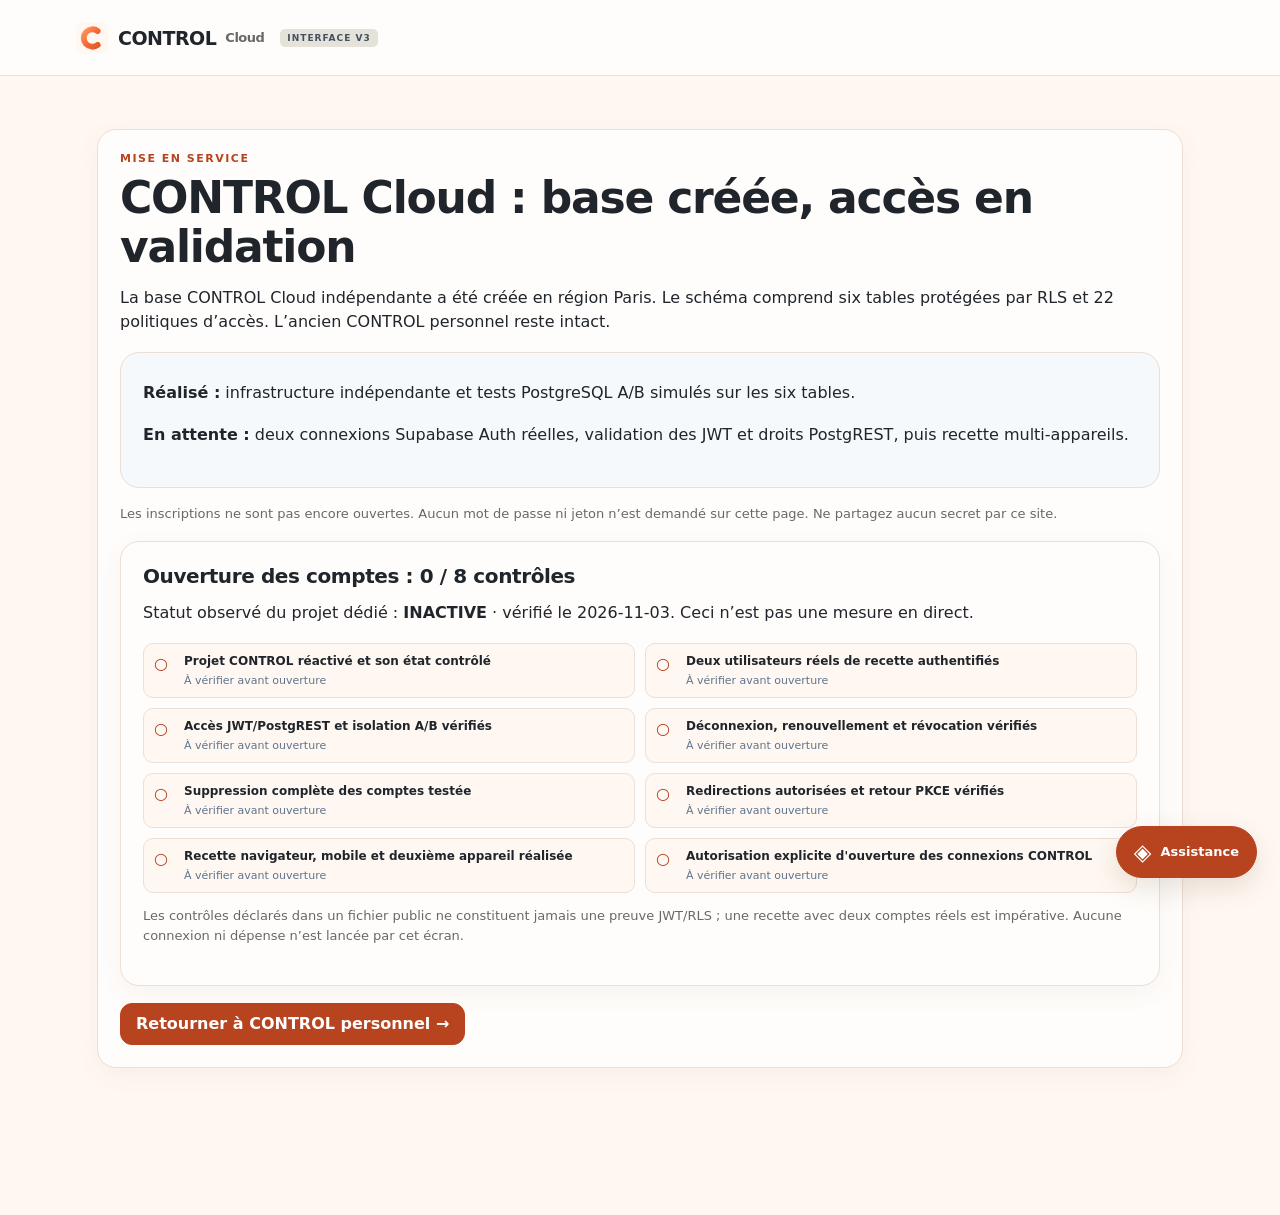
<file: app.html>
<!doctype html>
<html lang="fr">
<head>
<meta charset="utf-8">
<meta name="viewport" content="width=device-width,initial-scale=1,viewport-fit=cover">
<meta name="theme-color" content="#FFF8F2">
<meta http-equiv="Content-Security-Policy" content="default-src &#39;self&#39;; script-src &#39;self&#39; https://cdn.jsdelivr.net; connect-src &#39;self&#39; https://*.supabase.co wss://*.supabase.co; img-src &#39;self&#39; data:; style-src &#39;self&#39; &#39;unsafe-inline&#39; https://fonts.googleapis.com; font-src https://fonts.gstatic.com; object-src &#39;none&#39;; base-uri &#39;none&#39;; form-action &#39;self&#39;; frame-src &#39;none&#39;">
<meta name="description" content="CONTROL — Pilotez vos projets, vos IA et vos actions depuis un espace privé.">
<title>CONTROL Cloud · Mes projets</title>
<link rel="icon" href="./assets/icon.svg" type="image/svg+xml">
<link rel="stylesheet" href="./assets/cloud-app.css">
<style>.cloud-release-gates{list-style:none;margin:13px 0;padding:0;display:grid;grid-template-columns:repeat(2,minmax(0,1fr));gap:10px}.cloud-release-gates li{display:grid;grid-template-columns:22px 1fr;gap:1px 8px;background:#f6f8fb;border:1px solid #e1e9f3;border-radius:10px;padding:10px}.cloud-release-gates strong{font-size:12px}.cloud-release-gates small{grid-column:2;font-size:11px;color:#5e738b}.cloud-release-gates span{font-weight:750;color:#52739a}@media(max-width:620px){.cloud-release-gates{grid-template-columns:1fr}}</style>
<link rel="stylesheet" href="./assets/tool-catalog.css">
<link rel="stylesheet" href="./assets/deployment-guides.css">
<link rel="stylesheet" href="./assets/control-help.css">
<link rel="stylesheet" href="./assets/ai-lab.css">
<link rel="stylesheet" href="./assets/ux-clarity.css">
<link rel="stylesheet" href="./assets/navigation-hub.css">
<link rel="stylesheet" href="./assets/workspace-shell.css">
<link rel="stylesheet" href="./assets/multi-ai-command.css">
<link rel="stylesheet" href="./assets/visio-center.css">
<link rel="stylesheet" href="./assets/control-brand-simple-humain.css">
<link rel="stylesheet" href="./assets/control-brand-global.css">
</head>
<body class="cloud-shell-v3">
<aside id="cloud-side" class="shell-sidebar" hidden aria-label="Navigation Cloud">
 <a class="shell-brand" href="./index.html"><img class="control-cloud-brand-icon" src="./assets/icon.svg" alt="" width="34" height="34"><span>CONTROL<span class="shell-brand-sub">ESPACE CLOUD</span></span></a>
 <nav aria-label="Espace privé">
  <div class="shell-side-group"><div class="shell-side-heading">Navigation</div>
   <button type="button" class="shell-side-link" data-page="projects"><span class="shell-glyph">▦</span> Vue d’ensemble</button>
   <button type="button" class="shell-side-link" data-page="inbox"><span class="shell-glyph">☷</span> À traiter</button>
   <button type="button" class="shell-side-link" data-page="manager"><span class="shell-glyph">◈</span> CONTROL IA</button>
   <button type="button" class="shell-side-link shell-side-link--find" data-control-nav-open><span class="shell-glyph">⌕</span> Trouver une fonction<span class="shell-side-shortcut">⌘ K</span></button>
  </div>
  <div class="shell-side-group"><div class="shell-side-heading">Organisation</div>
   <button type="button" class="shell-side-link" data-page="missions"><span class="shell-glyph">◇</span> Missions IA</button>
   <button type="button" class="shell-side-link" data-page="visios"><span class="shell-glyph">▤</span> Visios et rendez-vous</button>
   <button type="button" class="shell-side-link" data-page="automations"><span class="shell-glyph">↻</span> Automatisations</button>
   <button type="button" class="shell-side-link" data-page="tools"><span class="shell-glyph">▧</span> Tous les outils</button>
  </div>
  <div class="shell-side-group"><div class="shell-side-heading">Projets récents</div><div id="cloud-side-projects" class="shell-side-projects" aria-label="Projets privés"></div></div>
 </nav>
 <div class="shell-side-footer"><strong>Espace privé</strong><span>Données accessibles uniquement après connexion au compte CONTROL.</span><button type="button" class="shell-side-link" data-page="account"><span class="shell-glyph">⚙</span> Mon compte</button></div>
</aside>
<header class="header">
  <a class="brand" href="./app.html" aria-label="Accueil CONTROL"><img class="control-cloud-brand-icon" src="./assets/icon.svg" alt="" width="34" height="34">CONTROL <span class="soft">Cloud</span> <span class="shell-ui-version">INTERFACE V3</span></a>
  <div class="header-actions">
    <button id="nav-open-cloud" type="button" class="control-nav-main-trigger" data-control-nav-open aria-keyshortcuts="Control+K Meta+K" hidden>⌕ Trouver une fonction <kbd>Ctrl K</kbd></button>
    <button id="refresh" type="button" hidden>↻ Actualiser</button>
    <button id="account" type="button" hidden>Mon compte</button>
  </div>
</header>
<div id="control-location" class="control-location" aria-label="Emplacement actuel" hidden><span>Vous êtes ici</span><strong>Mes projets</strong></div>
<main class="container">
  <div id="status" class="status" role="status" aria-live="polite">Chargement de CONTROL…</div>
  <section id="setup" class="surface" hidden>
    <div class="eyebrow">MISE EN SERVICE</div>
    <h1>CONTROL Cloud : base créée, accès en validation</h1>
    <p>La base CONTROL Cloud indépendante a été créée en région Paris. Le schéma comprend six tables protégées par RLS et 22 politiques d’accès. L’ancien CONTROL personnel reste intact.</p>
    <div class="surface" style="margin:16px 0;background:#f6f9fc;box-shadow:none" aria-label="État de mise en service">
      <p><strong>Réalisé :</strong> infrastructure indépendante et tests PostgreSQL A/B simulés sur les six tables.</p>
      <p><strong>En attente :</strong> deux connexions Supabase Auth réelles, validation des JWT et droits PostgREST, puis recette multi-appareils.</p>
    </div>
    <p class="muted">Les inscriptions ne sont pas encore ouvertes. Aucun mot de passe ni jeton n’est demandé sur cette page. Ne partagez aucun secret par ce site.</p>
    <div id="cloud-readiness" class="surface" aria-live="polite" aria-label="Vérifications d’ouverture des comptes CONTROL"></div>
    <a class="button primary" href="./index.html">Retourner à CONTROL personnel →</a>
  </section>
  <section id="auth" class="auth-layout" hidden>
    <div class="auth-intro">
      <div class="eyebrow">UN ESPACE PAR UTILISATEUR</div>
      <h1>Vos projets.<br>Vos IA.<br>Un seul espace.</h1>
      <p>Centralisez vos projets, missions, ressources et décisions. Chaque compte conserve ses données séparément.</p>
      <div class="auth-cards"><span>Projets</span><span>Missions IA</span><span>Automatisations</span><span>Ressources</span></div>
    </div>
    <div class="surface auth-box">
      <h2>Créer un compte ou se connecter</h2>
      <p class="muted">Recevez un lien de connexion par e-mail. Aucun mot de passe à mémoriser.</p>
      <form id="email-form">
        <label for="email">Adresse e-mail</label>
        <input id="email" name="email" type="email" placeholder="vous@exemple.fr" autocomplete="email" maxlength="254" required>
        <button class="primary full" type="submit">Recevoir mon lien de connexion</button>
      </form>
      <div class="separator"><span>ou</span></div>
      <button id="google-login" type="button" class="full">Continuer avec Google</button>
      <p class="fine">Google peut nécessiter une configuration OAuth supplémentaire. Se connecter avec Google n’autorise pas automatiquement l’accès à Drive ou Gmail.</p>
      <div id="auth-message" role="status" aria-live="polite"></div>
    </div>
  </section>
  <section id="workspace" hidden>
    <div id="page"></div>
  </section>
</main>
<nav id="bottomnav" class="bottomnav" aria-label="Navigation principale" hidden>
  <button data-page="projects" aria-label="Mes projets"><span>▦</span>Projets</button>
  <button data-page="inbox" aria-label="Actions à traiter"><span>▤</span>À traiter</button>
  <button data-page="manager" aria-label="CONTROL IA"><span>◈</span>CONTROL IA</button>
  <button data-page="tools" aria-label="Tous les outils"><span>☷</span>Outils</button>
</nav>
<button type="button" id="nav-mobile-cloud" class="control-nav-mobile-trigger" data-control-nav-open hidden aria-label="Trouver une fonction CONTROL">⌕ Trouver</button>
<div id="toast" class="toast" hidden role="status" aria-live="polite"></div>
<script src="./assets/tool-catalog.js" defer></script>
<script src="./assets/deployment-guides.js" defer></script>
<script src="./assets/control-help.js" defer></script>
<script src="./assets/ai-lab.js" defer></script>
<script src="./assets/multi-ai-command.js" defer></script>
<script src="./assets/visio-center.js" defer></script>
<script src="./assets/navigation-hub.js" defer></script>
<script type="module" src="./assets/cloud-app.js"></script>
</body>
</html>
</file>
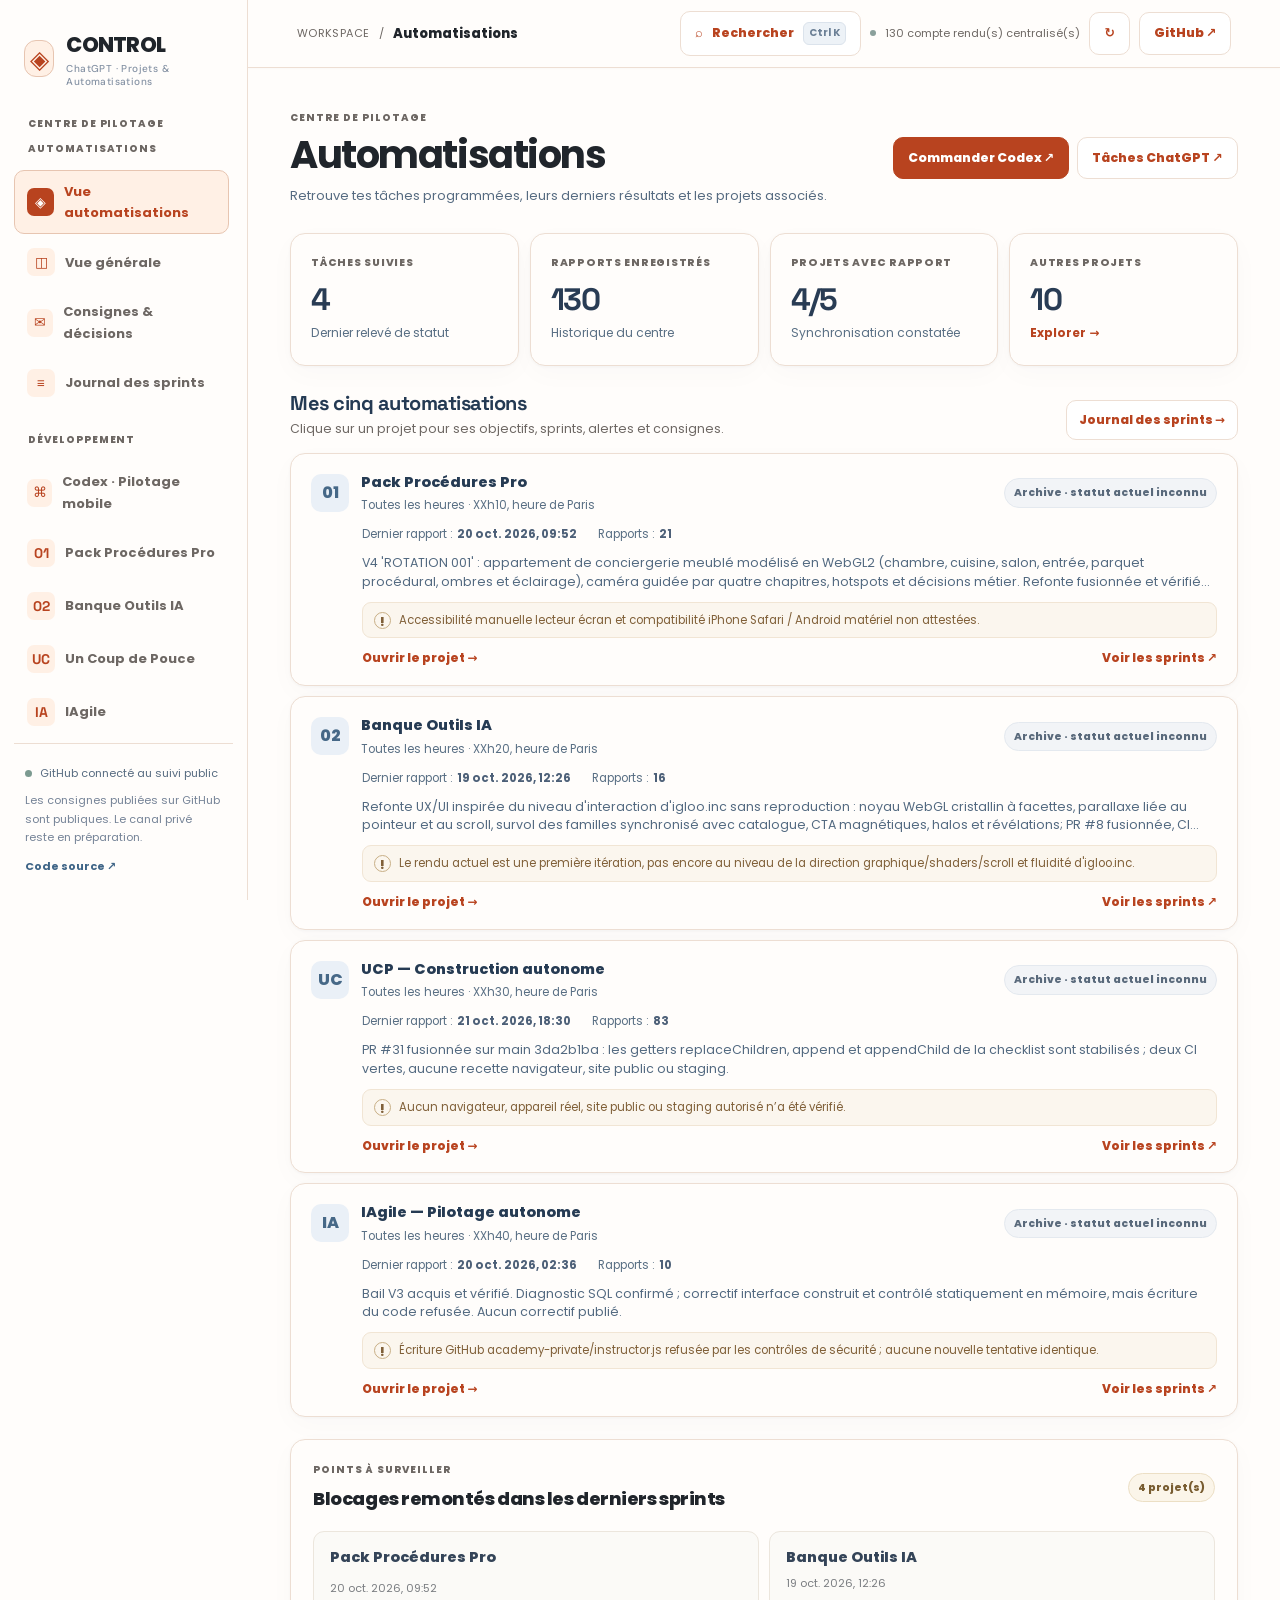
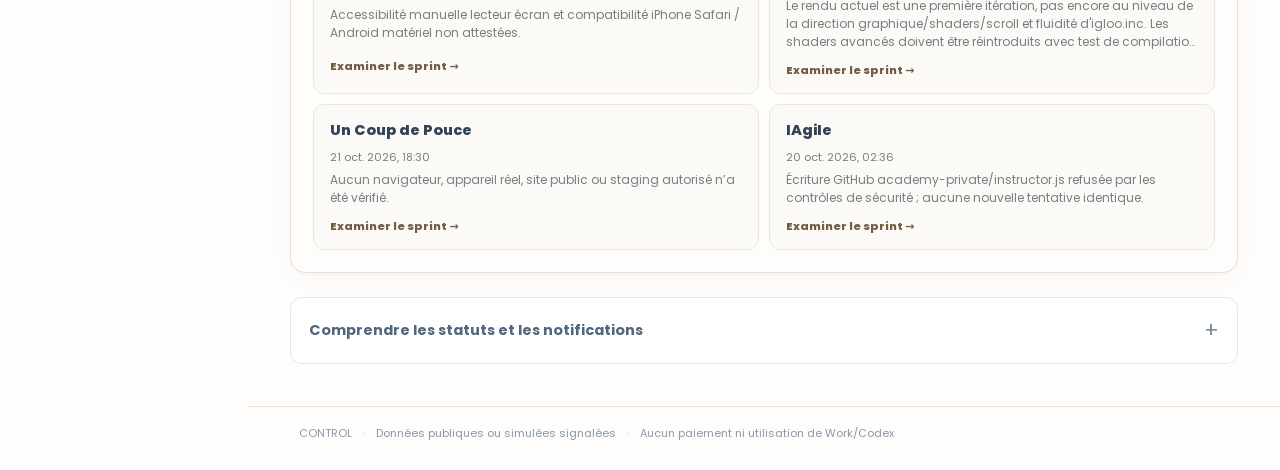
<file: legacy.html>
<!doctype html>
<html lang="fr">
<head>
  <meta charset="utf-8">
  <meta name="viewport" content="width=device-width,initial-scale=1,viewport-fit=cover">
  <meta name="theme-color" content="#f5f7fa">
  <meta name="apple-mobile-web-app-capable" content="yes">
  <meta name="apple-mobile-web-app-status-bar-style" content="default">
  <meta name="apple-mobile-web-app-title" content="CONTROL">
  <meta name="mobile-web-app-capable" content="yes">
  <link rel="manifest" href="manifest.webmanifest">
  <link rel="apple-touch-icon" sizes="192x192" href="assets/icon-192.png">
  <link rel="apple-touch-icon" sizes="512x512" href="assets/icon-512.png">
  <meta name="description" content="Console de pilotage des projets, objectifs, sprints et alertes.">
  <meta name="robots" content="noindex,nofollow">
  <title>CONTROL — Tableau de bord ChatGPT</title>
  <link rel="icon" href="assets/icon.svg" type="image/svg+xml">
  <link rel="stylesheet" href="assets/style.css">
  <link rel="stylesheet" href="assets/theme.css">
  <script defer src="assets/codex.js"></script>
  <script defer src="assets/app.js"></script>
  <script defer src="assets/pwa.js"></script>
<link rel="stylesheet" href="assets/control-brand-global.css">
</head>
<body class="control-legacy">
  <div class="ambient" aria-hidden="true"></div>
  <a href="#main" class="skip">Aller au contenu</a>
  <div id="sidebar-backdrop" class="menu-backdrop" hidden aria-hidden="true"></div>
  <div class="shell">
    <aside class="sidebar" aria-label="Navigation principale">
      <div class="brand"><span class="brand-mark" aria-hidden="true">◈</span><span>CONTROL <small>ChatGPT · Projets &amp; Automatisations</small></span></div>
      <div class="nav-label">CENTRE DE PILOTAGE</div>
      <nav id="project-nav" class="main-nav" aria-label="Projets"><a href="#/overview" class="nav-item active"><span class="nav-dot">◫</span> Vue générale</a></nav>
      <div class="sidebar-bottom"><div class="conn"><span class="conn-light"></span> GitHub connecté au suivi public</div><p>Les consignes publiées sur GitHub sont publiques. Le canal privé reste en préparation.</p><a href="https://github.com/cosscoll/Avancement-Projet" target="_blank" rel="noopener noreferrer">Code source <span aria-hidden="true">↗</span></a></div>
    </aside>
    <div class="workspace">
      <header class="topbar">
        <button class="mobile-nav" id="toggle-nav" aria-label="Ouvrir le menu" aria-controls="project-nav" aria-expanded="false">☰</button>
        <div class="breadcrumb"><span>WORKSPACE</span><span aria-hidden="true">/</span><strong id="crumb">Vue générale</strong></div>
        <div class="top-actions"><button type="button" id="quick-open" class="ghost quick-open" aria-controls="command-overlay" aria-expanded="false" title="Rechercher dans les projets (Ctrl+K)">⌕ <span>Rechercher</span> <kbd>Ctrl K</kbd></button><span id="sync-indicator" class="sync-indicator"><span class="pulse"></span> Données de référence</span><button type="button" id="refresh-data" class="ghost refresh-data" title="Recharger les données de GitHub Pages" aria-label="Actualiser le tableau de bord">↻</button><a class="ghost" href="https://github.com/cosscoll/Avancement-Projet" target="_blank" rel="noopener noreferrer" title="Ouvrir le dépôt GitHub">GitHub ↗</a></div>
      </header>
      <div id="offline-banner" class="offline-banner" role="status" hidden></div>
      <section id="install-panel" class="install-panel" aria-label="Installer le tableau de bord sur le téléphone" hidden>
        <div class="install-emblem" aria-hidden="true">◈</div>
        <div class="install-copy"><strong>CONTROL sur ton téléphone</strong><p id="install-help">Installe le tableau de bord sur ton écran d’accueil, sans frais ni store.</p></div>
        <button type="button" id="install-action" class="btn primary install-action" hidden>Installer</button>
        <button type="button" id="install-close" class="install-dismiss" aria-label="Masquer les instructions d’installation">×</button>
      </section>
      <main id="main" tabindex="-1"><div class="loading"><span class="spinner"></span> Chargement du tableau de bord…</div></main>
      <footer>CONTROL <span>·</span> Données publiques ou simulées signalées <span>·</span> Aucun paiement ni utilisation de Work/Codex</footer>
    </div>
  </div>
  <nav class="mobile-tabs" id="mobile-tabs" aria-label="Navigation mobile rapide">
    <a class="mobile-tab active" data-nav="automations" href="#/automations"><span aria-hidden="true">◈</span>Tâches</a>
    <a class="mobile-tab" data-nav="activity" href="#/activity"><span aria-hidden="true">≡</span>Sprints</a>
    <a class="mobile-tab" data-nav="catalog" href="#/catalog"><span aria-hidden="true">▦</span>Projets</a>
    <a class="mobile-tab" data-nav="codex" href="#/codex"><span aria-hidden="true">⌘</span>Codex</a>
    <a class="mobile-tab" data-nav="inbox" href="#/inbox"><span aria-hidden="true">✉</span>Consignes</a>
  </nav>
  <div id="toast" class="toast" role="status" aria-live="polite"></div>
  <div id="command-overlay" class="command-overlay" hidden>
    <section id="command-dialog" role="dialog" aria-modal="true" aria-labelledby="command-title" class="command-panel">
      <div class="command-head"><label id="command-title" for="command-search">Accès rapide à mes projets</label><button type="button" id="command-close" aria-label="Fermer la recherche" class="ghost">Échap</button></div>
      <input type="search" id="command-search" placeholder="Automatisation, projet, rapport, consigne…" autocomplete="off" aria-controls="command-results">
      <div id="command-results" class="command-results" aria-live="polite"></div>
      <p class="small muted">Raccourci <kbd>Ctrl</kbd> + <kbd>K</kbd> · <kbd>Échap</kbd> pour fermer · Recherche locale dans le catalogue connu</p>
    </section>
  </div>
</body>
</html>
</file>
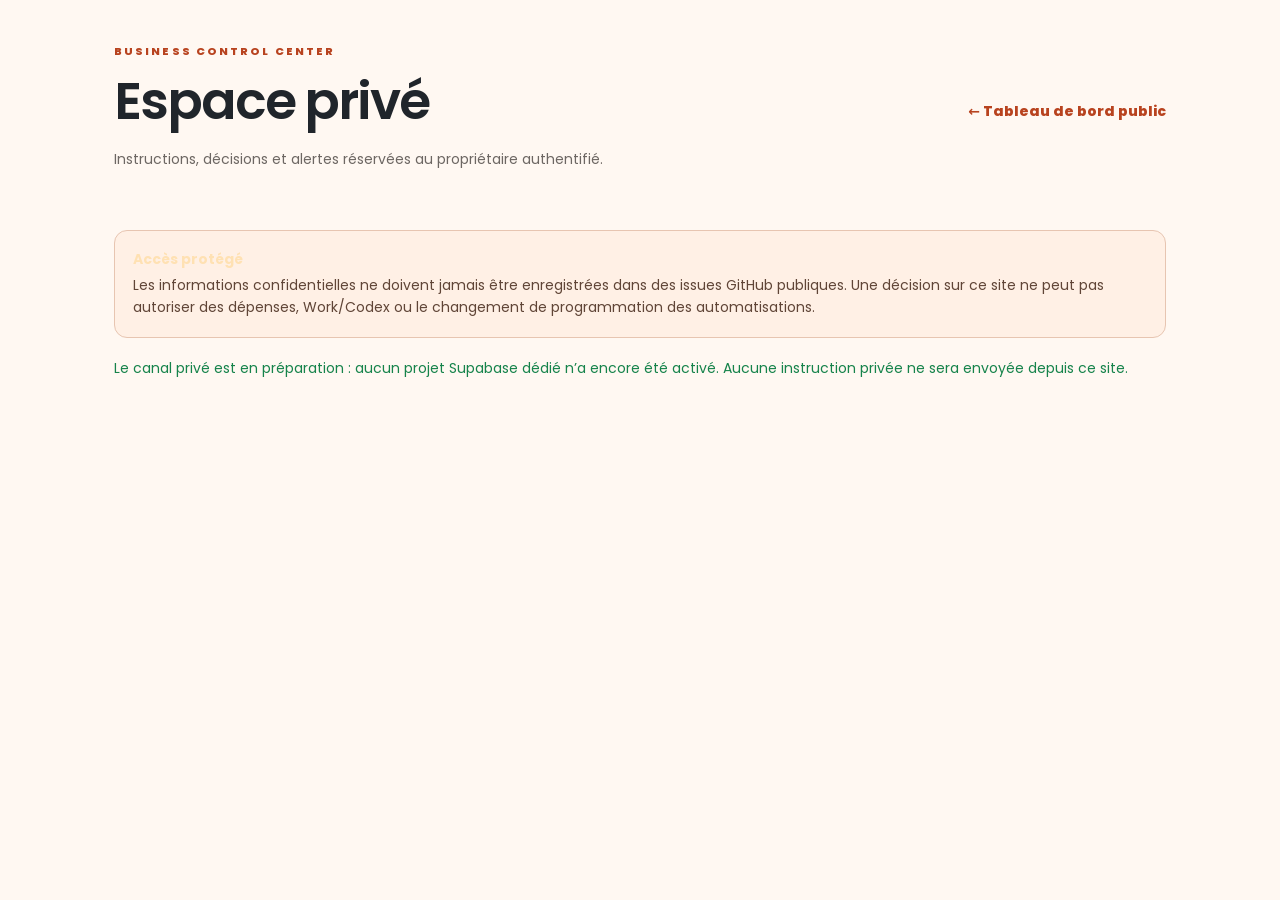
<file: prive.html>
<!doctype html>
<html lang="fr">
<head>
<meta charset="utf-8"><meta name="viewport" content="width=device-width,initial-scale=1">
<meta name="robots" content="noindex,nofollow"><meta name="theme-color" content="#FFF8F2">
<title>CONTROL — Espace privé</title>
<link rel="stylesheet" href="assets/style.css">
<style>
.private-shell{max-width:1100px;margin:0 auto;padding:40px 24px 100px}
.private-head{display:flex;gap:20px;align-items:center;justify-content:space-between;flex-wrap:wrap;margin-bottom:45px}
.private-head a{color:var(--mint);text-decoration:none;font-weight:800}
.private-title{font:600 clamp(30px,5vw,52px)/1.1 'Space Grotesk',sans-serif;letter-spacing:-.05em;margin:10px 0 20px}
.private-form{display:grid;gap:13px}.private-form label{font-weight:750}.private-form input,.private-form select,.private-form textarea,.private-form button{min-height:45px}
.private-form input,.private-form select,.private-form textarea{width:100%;border:1px solid #43536c;background:#0c1524;color:var(--ink);padding:12px 14px;border-radius:11px}
.private-form textarea{resize:vertical;min-height:110px}
.private-form select{cursor:pointer}
.private-card{margin-bottom:16px}.private-error{color:var(--red);margin:12px 0}.private-ok{color:var(--mint);margin:12px 0}
.private-list{display:grid;gap:11px;margin-top:16px}.private-entry{border:1px solid var(--line);border-radius:12px;padding:15px;background:#111a2a;word-break:break-word}
.private-entry h3{font-size:15px;margin:0 0 8px}.private-entry p{color:var(--muted);white-space:pre-wrap;margin:7px 0}.private-entry small{color:var(--muted)}.private-entry button{margin:7px 9px 0 0}
.private-toolbar{display:flex;gap:12px;align-items:end;flex-wrap:wrap;margin-bottom:25px}.private-toolbar label{display:grid;gap:7px}
.private-toolbar select{padding:10px 12px;background:#111a2a;color:#fff;border:1px solid #36465f;border-radius:9px}
.private-section{margin-bottom:20px}
.private-section button{min-height:40px}
@media(max-width:700px){.private-shell{padding:28px 16px 70px}}
</style>
<script type="module" src="assets/private.js"></script>
<link rel="stylesheet" href="assets/control-brand-global.css">
</head>
<body class="control-private">
<div class="ambient" aria-hidden="true"></div>
<main class="private-shell" id="private-main">
<header class="private-head"><div><span class="page-eyebrow">BUSINESS CONTROL CENTER</span><h1 class="private-title">Espace privé</h1><p class="muted">Instructions, décisions et alertes réservées au propriétaire authentifié.</p></div><a href="./index.html">← Tableau de bord public</a></header>
<div class="warning-banner"><strong>Accès protégé</strong>Les informations confidentielles ne doivent jamais être enregistrées dans des issues GitHub publiques. Une décision sur ce site ne peut pas autoriser des dépenses, Work/Codex ou le changement de programmation des automatisations.</div>
<p id="private-status" role="status" aria-live="polite">Vérification de la configuration…</p>
<section class="panel private-card" id="login-panel" hidden>
<h2>Connexion du propriétaire</h2><p class="small muted">Compte préalablement autorisé dans la base privée. Un lien de connexion sera envoyé à l'adresse du compte.</p>
<form id="login-form" class="private-form"><label for="owner-email">Adresse e-mail autorisée</label><input type="email" id="owner-email" autocomplete="email" required placeholder="adresse du propriétaire"><button class="btn primary" type="submit">Recevoir mon lien de connexion</button></form>
</section>
<section id="dashboard-panel" hidden>
<div class="private-toolbar"><label for="project-picker"><strong>Projet</strong><select id="project-picker"><option value="pack-pro">Pack Procédures Pro</option><option value="banque-ia">Banque Outils IA</option><option value="ucp">Un Coup de Pouce</option><option value="iagile">IAgile</option><option value="tcg">TCG Thomas Deseur</option></select></label><button class="btn small" id="refresh-private">Rafraîchir ↻</button><button class="btn small" id="logout-private">Déconnexion</button></div>
<div class="layout"><div class="stack">
<section class="panel private-section"><h2>Envoyer une instruction privée</h2><form id="instruction-form" class="private-form"><label for="instruction-body">Ton commentaire ou ton ordre pour le prochain sprint</label><textarea id="instruction-body" maxlength="20000" required placeholder="Exemple : corriger les erreurs mobiles avant de poursuivre les animations."></textarea><button class="btn primary" type="submit">Enregistrer une instruction sécurisée</button></form><div id="instruction-list" class="private-list"></div></section>
<section class="panel private-section"><h2>Décisions</h2><form id="decision-form" class="private-form"><label for="decision-question">Nouvelle question / arbitrage</label><textarea id="decision-question" maxlength="12000" required placeholder="Quelle décision dois-je examiner ?"></textarea><button class="btn" type="submit">Créer une demande de décision</button></form><div id="decision-list" class="private-list"></div></section>
</div><aside class="stack"><section class="panel private-section"><h2>Alertes privées</h2><div id="alert-list" class="private-list"></div></section><section class="panel"><h2>Historique</h2><p class="small muted">La lecture et les accusés de réception seront enregistrés après chaque sprint, lorsque l'accès Supabase des automatisations aura été validé.</p><a class="external" id="go-public" href="index.html">Voir les comptes rendus publics ↗</a></section></aside></div>
</section>
</main></body></html>
</file>
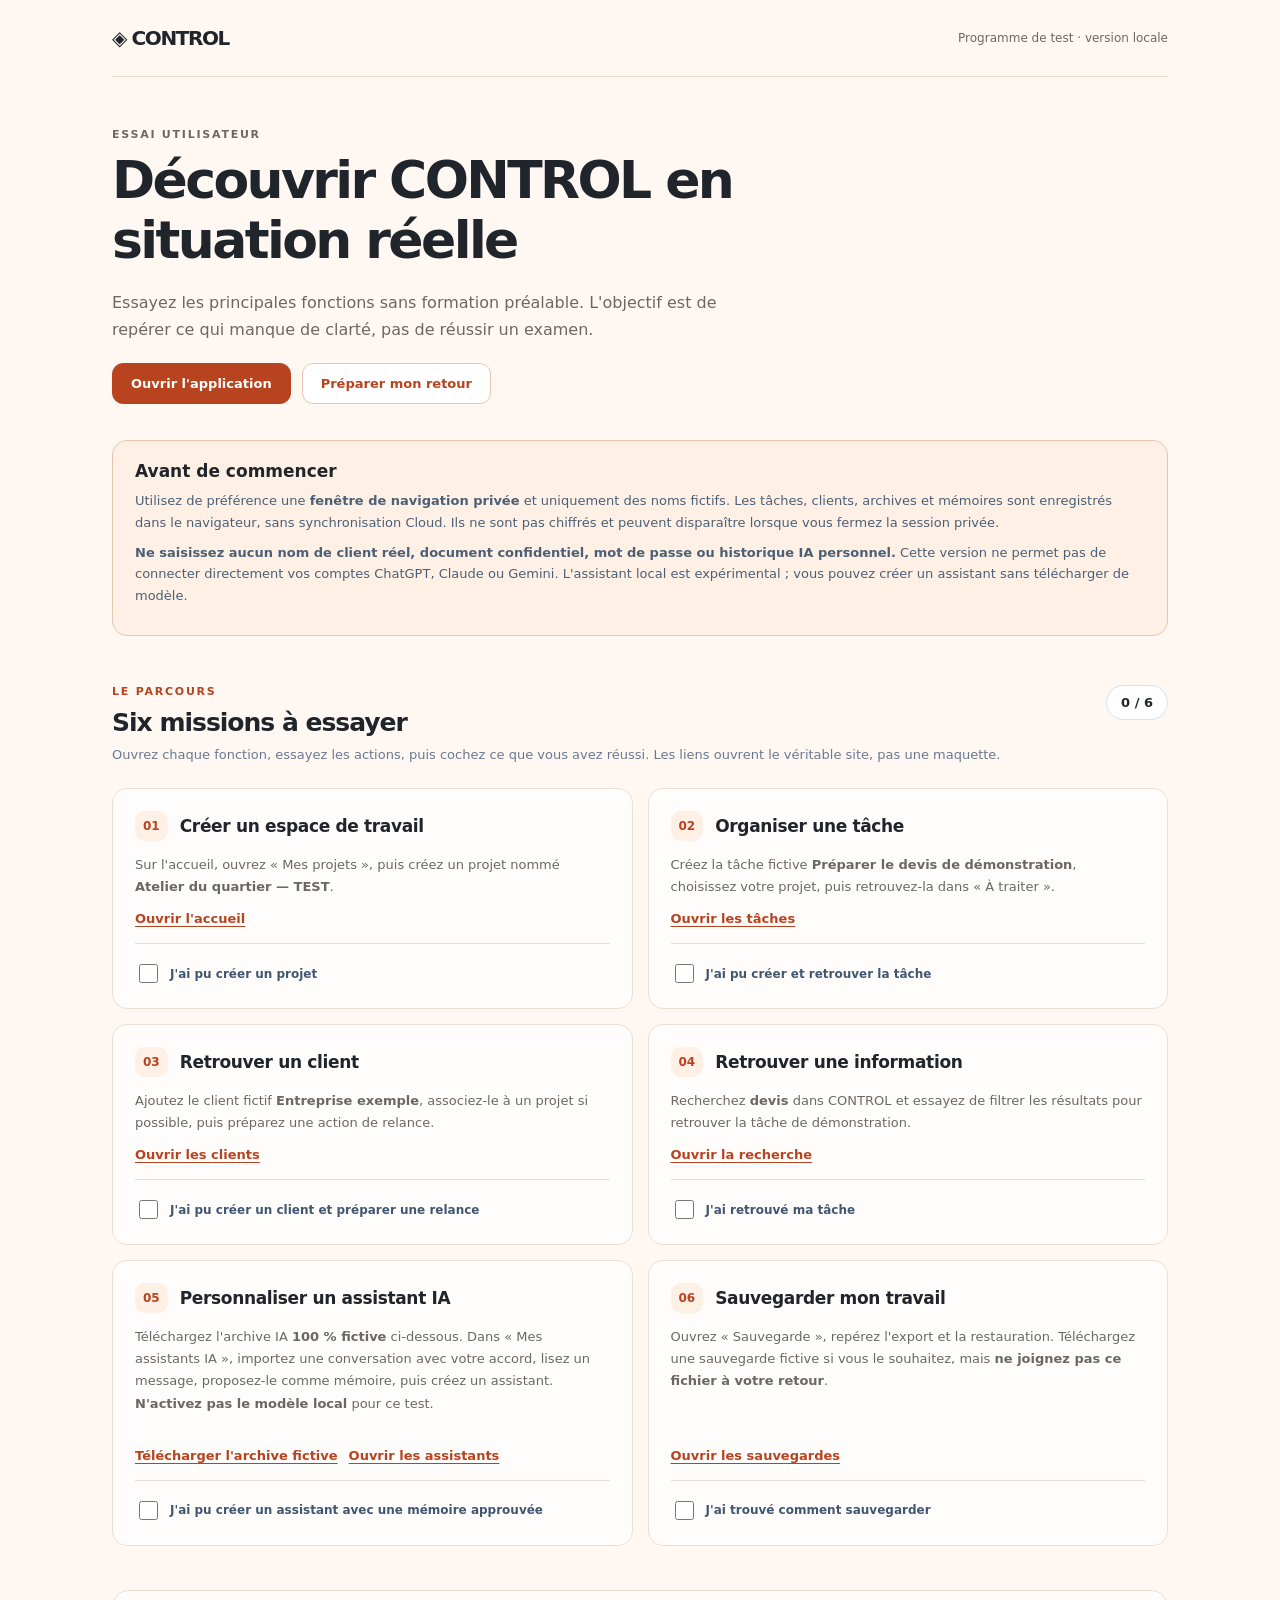
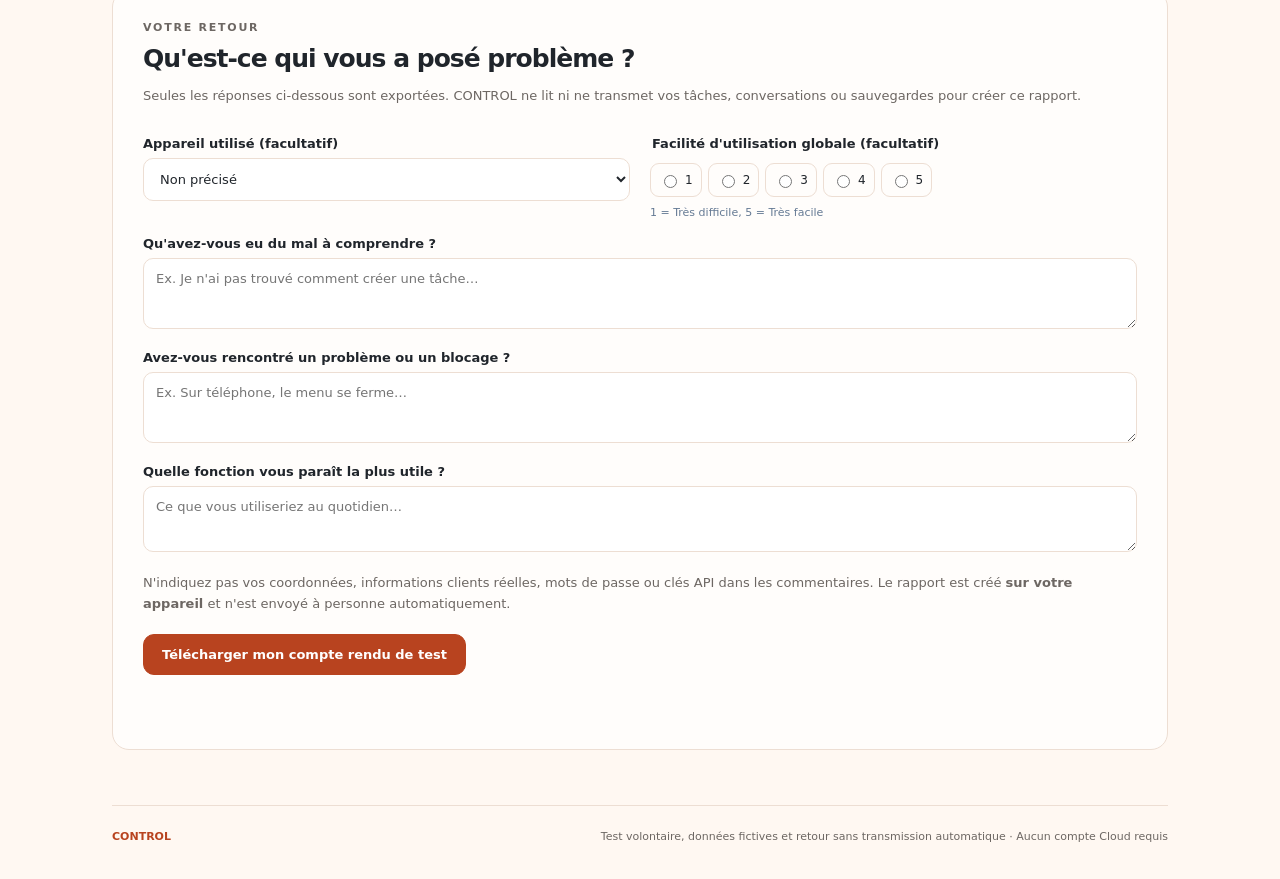
<file: testeurs.html>
<!doctype html>
<html lang="fr">
<head>
<meta charset="utf-8">
<meta name="viewport" content="width=device-width,initial-scale=1">
<meta http-equiv="Content-Security-Policy" content="default-src 'none'; base-uri 'none'; object-src 'none'; form-action 'none'; script-src 'self'; style-src 'self' https://fonts.googleapis.com; font-src https://fonts.gstatic.com; connect-src 'none'; img-src 'self'">
<meta name="referrer" content="no-referrer">
<meta name="robots" content="noindex,nofollow">
<title>CONTROL — Parcours de test utilisateur</title>
<meta name="description" content="Essai guidé de CONTROL avec données fictives et retour d'expérience local.">
<link rel="stylesheet" href="assets/control-test-pilot.css">
<script defer src="assets/control-test-pilot.js"></script>
<link rel="stylesheet" href="assets/control-brand-global.css">
</head>
<body class="control-pilot">
<a class="skip" href="#parcours">Aller aux missions</a>
<div class="pilot-wrap" data-control-pilot>
<header class="pilot-top"><a class="pilot-brand" href="index.html#/">◈ CONTROL</a><span>Programme de test · version locale</span></header>
<main id="parcours">
<div class="pilot-hero"><p class="eyebrow">ESSAI UTILISATEUR</p><h1>Découvrir CONTROL en situation réelle</h1><p>Essayez les principales fonctions sans formation préalable. L'objectif est de repérer ce qui manque de clarté, pas de réussir un examen.</p><div class="pilot-actions"><a class="button primary" href="index.html#/" target="_blank" rel="noopener noreferrer">Ouvrir l'application</a><a class="button secondary" href="#rapport">Préparer mon retour</a></div></div>
<section class="pilot-warning" aria-labelledby="precautions"><h2 id="precautions">Avant de commencer</h2><p>Utilisez de préférence une <strong>fenêtre de navigation privée</strong> et uniquement des noms fictifs. Les tâches, clients, archives et mémoires sont enregistrés dans le navigateur, sans synchronisation Cloud. Ils ne sont pas chiffrés et peuvent disparaître lorsque vous fermez la session privée.</p><p><strong>Ne saisissez aucun nom de client réel, document confidentiel, mot de passe ou historique IA personnel.</strong> Cette version ne permet pas de connecter directement vos comptes ChatGPT, Claude ou Gemini. L'assistant local est expérimental ; vous pouvez créer un assistant sans télécharger de modèle.</p></section>
<section class="pilot-section" aria-labelledby="missions"><div class="pilot-section-head"><div><p class="eyebrow">LE PARCOURS</p><h2 id="missions">Six missions à essayer</h2><p>Ouvrez chaque fonction, essayez les actions, puis cochez ce que vous avez réussi. Les liens ouvrent le véritable site, pas une maquette.</p></div><strong id="pilot-progress" role="status" aria-live="polite">0 / 6</strong></div>
<div class="pilot-grid">
<article class="pilot-task"><div class="pilot-task-top"><span class="pilot-num">01</span><h3>Créer un espace de travail</h3></div><p>Sur l'accueil, ouvrez « Mes projets », puis créez un projet nommé <strong>Atelier du quartier — TEST</strong>.</p><a href="index.html#/" target="_blank" rel="noopener noreferrer">Ouvrir l'accueil</a><label class="pilot-done"><input type="checkbox" data-pilot-check="create-project">J'ai pu créer un projet</label></article>
<article class="pilot-task"><div class="pilot-task-top"><span class="pilot-num">02</span><h3>Organiser une tâche</h3></div><p>Créez la tâche fictive <strong>Préparer le devis de démonstration</strong>, choisissez votre projet, puis retrouvez-la dans « À traiter ».</p><a href="index.html#/control/inbox/new" target="_blank" rel="noopener noreferrer">Ouvrir les tâches</a><label class="pilot-done"><input type="checkbox" data-pilot-check="create-task">J'ai pu créer et retrouver la tâche</label></article>
<article class="pilot-task"><div class="pilot-task-top"><span class="pilot-num">03</span><h3>Retrouver un client</h3></div><p>Ajoutez le client fictif <strong>Entreprise exemple</strong>, associez-le à un projet si possible, puis préparez une action de relance.</p><a href="index.html#/control/clients" target="_blank" rel="noopener noreferrer">Ouvrir les clients</a><label class="pilot-done"><input type="checkbox" data-pilot-check="client-followup">J'ai pu créer un client et préparer une relance</label></article>
<article class="pilot-task"><div class="pilot-task-top"><span class="pilot-num">04</span><h3>Retrouver une information</h3></div><p>Recherchez <strong>devis</strong> dans CONTROL et essayez de filtrer les résultats pour retrouver la tâche de démonstration.</p><a href="index.html#/control/search" target="_blank" rel="noopener noreferrer">Ouvrir la recherche</a><label class="pilot-done"><input type="checkbox" data-pilot-check="search-task">J'ai retrouvé ma tâche</label></article>
<article class="pilot-task"><div class="pilot-task-top"><span class="pilot-num">05</span><h3>Personnaliser un assistant IA</h3></div><p>Téléchargez l'archive IA <strong>100 % fictive</strong> ci-dessous. Dans « Mes assistants IA », importez une conversation avec votre accord, lisez un message, proposez-le comme mémoire, puis créez un assistant. <strong>N'activez pas le modèle local</strong> pour ce test.</p><div class="pilot-links"><a href="data/control-pilot-chatgpt.json" download="control-test-conversations.json">Télécharger l'archive fictive</a><a href="index.html#/control/aistudio" target="_blank" rel="noopener noreferrer">Ouvrir les assistants</a></div><label class="pilot-done"><input type="checkbox" data-pilot-check="approve-memory">J'ai pu créer un assistant avec une mémoire approuvée</label></article>
<article class="pilot-task"><div class="pilot-task-top"><span class="pilot-num">06</span><h3>Sauvegarder mon travail</h3></div><p>Ouvrez « Sauvegarde », repérez l'export et la restauration. Téléchargez une sauvegarde fictive si vous le souhaitez, mais <strong>ne joignez pas ce fichier à votre retour</strong>.</p><a href="index.html#/control/backup" target="_blank" rel="noopener noreferrer">Ouvrir les sauvegardes</a><label class="pilot-done"><input type="checkbox" data-pilot-check="backup">J'ai trouvé comment sauvegarder</label></article>
</div></section>
<section class="pilot-report" id="rapport" aria-labelledby="rapport-titre"><p class="eyebrow">VOTRE RETOUR</p><h2 id="rapport-titre">Qu'est-ce qui vous a posé problème ?</h2><p>Seules les réponses ci-dessous sont exportées. CONTROL ne lit ni ne transmet vos tâches, conversations ou sauvegardes pour créer ce rapport.</p>
<div class="pilot-fields"><div><label for="pilot-device">Appareil utilisé (facultatif)</label><select id="pilot-device"><option value="">Non précisé</option><option value="ordinateur">Ordinateur</option><option value="android">Téléphone Android</option><option value="iphone">iPhone</option><option value="tablette">Tablette</option><option value="autre">Autre</option></select></div><fieldset class="pilot-rating"><legend>Facilité d'utilisation globale (facultatif)</legend><div class="pilot-rating-options"><label><input type="radio" name="pilot-rating" value="1">1</label><label><input type="radio" name="pilot-rating" value="2">2</label><label><input type="radio" name="pilot-rating" value="3">3</label><label><input type="radio" name="pilot-rating" value="4">4</label><label><input type="radio" name="pilot-rating" value="5">5</label></div><small>1 = Très difficile, 5 = Très facile</small></fieldset></div>
<label for="pilot-confusing">Qu'avez-vous eu du mal à comprendre ?</label><textarea id="pilot-confusing" rows="3" maxlength="1000" placeholder="Ex. Je n'ai pas trouvé comment créer une tâche…"></textarea>
<label for="pilot-bug">Avez-vous rencontré un problème ou un blocage ?</label><textarea id="pilot-bug" rows="3" maxlength="1000" placeholder="Ex. Sur téléphone, le menu se ferme…"></textarea>
<label for="pilot-useful">Quelle fonction vous paraît la plus utile ?</label><textarea id="pilot-useful" rows="2" maxlength="500" placeholder="Ce que vous utiliseriez au quotidien…"></textarea>
<p class="pilot-report-privacy">N'indiquez pas vos coordonnées, informations clients réelles, mots de passe ou clés API dans les commentaires. Le rapport est créé <strong>sur votre appareil</strong> et n'est envoyé à personne automatiquement.</p>
<button class="button primary" type="button" id="pilot-download">Télécharger mon compte rendu de test</button><p id="pilot-status" role="status" aria-live="polite"></p>
</section>
</main>
<footer class="pilot-footer"><a href="index.html#/">CONTROL</a><span>Test volontaire, données fictives et retour sans transmission automatique · Aucun compte Cloud requis</span></footer>
</div></body></html>
</file>
<file: assets/command-center.css>
/* CONTROL COMMAND · Accessible mobile-first workspace */
.dash-stats{display:grid;grid-template-columns:repeat(auto-fit,minmax(145px,1fr));gap:12px;margin:17px 0 23px}
.stat{display:flex;flex-direction:column;gap:6px;padding:17px 19px;min-height:104px;border:1px solid #e0e6f0;border-radius:16px;background:#fff}
.stat strong{font-size:25px;letter-spacing:-.6px;color:#203959;line-height:1.2}
.stat span{font-size:12px;color:#6c7789}
.quicktiles{display:grid;grid-template-columns:repeat(auto-fit,minmax(190px,1fr));gap:9px}
.quicktile{display:block;padding:16px 14px;border:1px solid #e1e8f0;border-radius:12px;background:#f9fbfd;font-weight:700;font-size:14px}
.quicktile:hover,.link:hover{border-color:#a3b6d6;background:#f0f5fd}
.inbox-item,.mission-row{padding:15px 0;border-bottom:1px solid #e8edf4;display:flex;justify-content:space-between;gap:12px}
.inbox-item:last-child,.mission-row:last-child{border:0}
.inbox-item strong,.mission-row strong{display:block;overflow-wrap:anywhere;margin:6px 0}
.inbox-item small,.mission-row small{display:block;color:#788595}
.mission-row{display:block}
.mission-row .actions,.inbox-item .actions{margin-top:10px}
.formgrid{display:grid;grid-template-columns:repeat(2,minmax(0,1fr));gap:13px}
.formgrid > label{min-width:0}
.warn{background:#fff1e6;color:#8f4800}
.messages{max-height:400px;overflow:auto;scrollbar-width:thin;margin:18px 0;padding-right:4px}
.toolcard{min-height:125px}
.toolcard strong{margin-top:18px}
.toolcard small{display:block}
.reports-overview .chatrow{align-items:flex-start}
.report-body{white-space:pre-wrap}
.link{margin:6px 0}
.panel details{padding:10px 0;border-bottom:1px solid #e9edf2}
.panel summary{font-weight:650;cursor:pointer}
.panel h3{font-size:15px;margin:21px 0 10px}
.panel textarea.field{min-height:120px}
.button,.quicktile{transition:background .15s,border-color .15s}
header.control-head{flex-wrap:wrap;gap:10px}
.control-head .head-actions{display:flex;gap:8px}
.control-head .head-actions a{font-size:13px;padding:9px 10px;min-height:35px}
.mobilefoot{gap:0}
.mobilefoot button{padding:5px 2px!important;font-size:11px!important}
.mobilefoot button span{font-size:18px;line-height:1.35}
.mobilefoot button[aria-current="page"]{color:#254c82;font-weight:800}
@media(max-width:640px){.formgrid{grid-template-columns:1fr}.inbox-item{display:block}.inbox-item .actions{margin-top:12px}.dash-stats{grid-template-columns:repeat(3,minmax(0,1fr));gap:7px}.stat{padding:12px 9px;min-height:95px}.stat strong{font-size:20px}.stat span{font-size:11px}.control-head .head-actions{gap:6px}.control-head .head-actions a{font-size:11px}.toolcard{min-height:112px}.quicktiles{grid-template-columns:repeat(2,minmax(0,1fr))}}
@media(max-width:370px){.dash-stats{grid-template-columns:repeat(2,minmax(0,1fr))}.control-head .head-actions{width:100%}}

/* Backup restoration — review before destructive writes */
.backup-restore-preview{margin:17px 0 0;padding:18px;border:1px solid #d5e1e9;background:#f9fbfd;border-radius:14px}
.backup-restore-preview[hidden]{display:none!important}
.backup-restore-preview h3{font-size:16px;margin:0 0 10px;color:#25425e}
.backup-restore-preview p{font-size:13px;line-height:1.55}
.backup-diff-table{width:100%;border-collapse:collapse;text-align:left;min-width:0}
.backup-diff-table th,.backup-diff-table td{padding:10px 12px;border-bottom:1px solid #dce6ef;font-size:12px;overflow-wrap:anywhere}
.backup-diff-table th{font-weight:700}.backup-diff-table thead{background:#edf3f8}
.backup-restore-actions{display:flex;flex-wrap:wrap;gap:12px;margin-top:15px}
.backup-restore-actions button{font-size:13px;min-height:43px}
@media(max-width:500px){.backup-restore-preview{padding:13px}.backup-diff-table th,.backup-diff-table td{padding:9px 5px;font-size:11px}.backup-restore-actions button{width:100%}}

.backup-diff-scroll{overflow-x:auto;max-width:100%;outline-offset:3px}
.backup-diff-table{min-width:580px}
.backup-diff-table td:nth-child(n+4){font-variant-numeric:tabular-nums}
.backup-diff-scroll:focus-visible{outline:3px solid #4c83b9}


/* CONTROL 22 — fast triage, no new navigation layer or fake notifications. */
.control-task-triage{display:flex;flex-wrap:wrap;align-items:stretch;gap:8px;margin:10px 0 15px}
.control-task-triage-button{display:inline-flex;align-items:center;justify-content:space-between;gap:12px;min-height:40px;padding:9px 12px;border:1px solid #dce5ee;border-radius:10px;background:#f8fafc;color:#3d5269;font-size:12px;font-weight:650;box-shadow:none;cursor:pointer}
.control-task-triage-button strong{display:grid;place-items:center;min-width:22px;height:22px;padding:2px 6px;border-radius:7px;background:#edf1f6;color:#415e79;font-size:11px;font-variant-numeric:tabular-nums}
.control-task-triage-button[aria-pressed="true"]{background:#e6eef6;border-color:#a9c0d7;color:#214769}
.control-task-triage-button[aria-pressed="true"] strong{background:#244767;color:#fff}
.control-task-triage-button:hover{background:#edf3f9;border-color:#b8cddd}
.control-task-triage-button:focus-visible{outline:3px solid #4777b7;outline-offset:2px}
.control-task-group{margin:14px 0 22px;border:1px solid #e3eaf1;border-radius:12px;padding:0 14px;background:#fff}
.control-task-group[hidden]{display:none!important}
.control-task-group-heading{display:flex;align-items:center;justify-content:space-between;gap:14px;padding:14px 2px 11px;border-bottom:1px solid #e5ebf1}
.control-task-group-heading h3{font-size:14px!important;line-height:1.3;font-weight:750;margin:0 0 3px!important;color:#25415f}
.control-task-group-heading p{font-size:11px;line-height:1.5;color:#63788c;margin:0}
.control-task-group-count{display:grid;place-items:center;border-radius:8px;padding:5px 8px;min-width:27px;background:#edf3f8;color:#345977;font-size:12px;font-weight:750;flex-shrink:0;font-variant-numeric:tabular-nums}
.control-task-group[data-task-group="overdue"] .control-task-group-heading h3{color:#934b28}
.control-task-group[data-task-group="overdue"] .control-task-group-count{background:#fff0e5;color:#934b28}
.control-task-group[data-task-group="review"] .control-task-group-count{background:#f3effb;color:#654d87}
@media(max-width:540px){
 .control-task-triage{display:grid;grid-template-columns:repeat(2,minmax(0,1fr));gap:7px}
 .control-task-triage-button{min-width:0;padding:9px 10px;font-size:11px}
 .control-task-group{padding:0 10px;margin:12px 0 18px}
 .control-task-group-heading{padding:12px 1px 10px}
 .control-task-group-heading h3{font-size:13px!important}
 .control-task-group-heading p{font-size:10px}
}

/* CONTROL — TPE task inbox. Edit in place without crowding the first viewport. */
.control-task-toolbar{display:grid;grid-template-columns:minmax(0,1.6fr) minmax(180px,.65fr);gap:12px;margin:12px 0}
.control-task-toolbar label{display:flex;flex-direction:column;gap:6px;min-width:0;font-size:12px;font-weight:750;color:#31485f}
.control-task-toolbar .field{width:100%;min-width:0;min-height:44px}
.control-task-visible{color:#61758a;font-size:12px;margin:6px 0 13px}
.control-task-list .control-task-row{display:block;margin:0;padding:15px 0;border-bottom:1px solid #e7edf3}
.control-task-list .control-task-row[hidden],.control-task-none[hidden]{display:none!important}
.control-task-summary{display:flex;justify-content:space-between;gap:16px;align-items:flex-start}
.control-task-text{flex:1;min-width:0;display:flex;flex-direction:column;gap:5px}
.control-task-text strong{margin:0;font-size:14px;line-height:1.42;color:#203b54}
.control-task-text small{color:#5d7085;line-height:1.5;font-size:12px}
.control-task-tag{display:inline-flex;align-items:center;align-self:flex-start;border-radius:30px;padding:3px 10px;background:#edf3fa;color:#355c83;font-size:11px;font-weight:750}
.control-task-tag-late{color:#89421b;background:#fff0e4}
.control-task-reference{color:#285d95;font-size:12px;text-decoration:underline;text-underline-offset:3px;align-self:flex-start}
.control-task-actions{min-width:125px;display:flex;align-items:flex-end;flex-direction:column;gap:7px}
.control-task-actions>button{font-size:12px;padding:8px 11px;min-height:40px}
.control-task-actions>.control-task-complete{background:#193f62;color:#fff;border-color:#193f62}
.control-task-edit{width:min(470px,80vw);border:1px solid #d8e4ef;border-radius:10px;background:#f8fbfd}
.control-task-edit>summary{list-style:revert;cursor:pointer;padding:9px 13px;color:#284e72;font-size:12px;font-weight:750}
.control-task-edit>summary:focus-visible{outline:3px solid #3c7ebc;outline-offset:2px}
.control-task-edit[open]{box-shadow:0 3px 12px #173d6020}
.control-task-edit-form{display:grid;gap:10px;padding:12px;border-top:1px solid #d9e4ed}
.control-task-edit-form>label,.control-task-edit-form>.formgrid>label{display:grid;gap:5px;font-size:12px;font-weight:690;color:#365169}
.control-task-edit-form .field{min-width:0;width:100%;max-width:100%;font-size:13px}
.control-task-edit-form button{min-height:44px}
.control-task-none{padding:14px;border:1px dashed #ccd9e5;border-radius:10px;color:#536a7f;font-size:13px}
.control-task-create{margin-top:18px}
.control-task-externals{margin-top:14px}
.control-task-externals .shell-progressive-body h3{font-size:14px;color:#38516a}
@media(max-width:700px){
 .control-task-toolbar{grid-template-columns:1fr}
 .control-task-summary{flex-direction:column;gap:10px}
 .control-task-actions{width:100%;min-width:0;display:flex;flex-direction:row;flex-wrap:wrap;align-items:center;justify-content:flex-start}
 .control-task-edit{width:100%}
 .control-task-edit-form>.formgrid{grid-template-columns:1fr}
 .control-task-edit-form button{width:100%}
}

.control-task-highlight{background:#f5faff;border-left:4px solid #2c70b6!important;padding:14px!important;border-radius:10px;scroll-margin-top:90px}

/* CONTROL 25 — local search with grouped, traceable results. */
.control-search-toolbar{display:grid;grid-template-columns:minmax(0,1.4fr) minmax(210px,1fr);gap:12px;align-items:end}
.control-search-toolbar label{min-width:0;font-size:12px;font-weight:710;color:#40566b}
.control-search-toolbar .field{width:100%;min-width:0;margin-top:5px}
.control-search-count{margin:15px 0 10px;font-size:12px;font-weight:740;color:#425d77}
.control-search-groups{display:grid;gap:14px}
.control-search-group{border:1px solid #e4eaf0;background:#fff;border-radius:11px;overflow:hidden}
.control-search-group-head{display:flex;align-items:center;justify-content:space-between;padding:11px 13px;background:#f5f8fb;border-bottom:1px solid #e6edf2}
.control-search-group-head h3{font-size:12px!important;line-height:1.5;font-weight:790!important;color:#28435e!important;margin:0!important}
.control-search-group-head span{min-width:23px;padding:4px 7px;text-align:center;background:#e6eef5;border-radius:7px;font-size:11px;font-weight:760;color:#355677}
.control-search-group-list{display:flex;flex-direction:column}
.control-search-hit{display:flex;justify-content:space-between;align-items:center;gap:12px;padding:11px 13px;border-bottom:1px solid #edf1f5;color:#315a7b!important;text-decoration:none!important;min-width:0}
.control-search-hit:last-child{border-bottom:0}
.control-search-hit>span:first-child{display:flex;flex-direction:column;gap:4px;min-width:0;overflow-wrap:anywhere}
.control-search-hit strong{font-size:12px;font-weight:740;color:#24415f}
.control-search-hit small{font-size:10.5px;color:#687e91;line-height:1.55}
.control-search-hit:hover{background:#f5f9fc}
.control-search-hit:focus-visible{outline:3px solid #3876b9;outline-offset:-3px}
@media(max-width:580px){.control-search-toolbar{grid-template-columns:1fr}.control-search-hit{padding:11px 10px}.control-search-group-head{padding:10px}}
</file>
<file: assets/tool-catalog.css>
/* CONTROL / IAgile — bibliothèques d'outils IA. Mobile-first, no external fonts. */
.tool-page{max-width:1100px;margin:0 auto 38px;color:#25374e}
.tool-page-heading{display:flex;align-items:flex-end;justify-content:space-between;gap:14px;margin:9px 0 21px;flex-wrap:wrap}
.tool-page-heading h1{margin:8px 0 10px;letter-spacing:-.9px}
.tool-page-heading p{max-width:720px;line-height:1.55;font-size:14px;color:#63768a}
.tool-eyebrow{font-weight:800;letter-spacing:1.1px;color:#59769b;font-size:11px}
.tool-total{color:#4d6483;font-weight:750;background:#e9eff7;border-radius:11px;padding:11px 15px;font-size:13px}
.tool-info,.tool-safety{border:1px solid #dce5f2;border-radius:14px;background:#f0f5fc;color:#3d5879;line-height:1.6;padding:16px 19px;font-size:13px;margin:18px 0}
.tool-tracks{display:grid;grid-template-columns:repeat(auto-fit,minmax(185px,1fr));gap:10px;margin:22px 0}
.tool-track{display:flex;align-items:flex-start;flex-direction:column;gap:8px;min-height:132px;padding:16px;border:1px solid #e0e7f1;border-radius:15px;background:#fff;color:#253c5c;text-align:left;white-space:normal}
.tool-track strong{font-size:14px;line-height:1.34}
.tool-track small{font-size:12px;color:#74869c;line-height:1.35;font-weight:450;flex:1}
.tool-track.chosen,.tool-track[aria-pressed=true]{background:#eaf1fb;border-color:#9bb5d5;box-shadow:0 2px 13px #18385c12}
.tool-track-count{font-size:11px;font-weight:750;color:#50719b}
.tool-controls{background:#fff;border:1px solid #e5ebf2;border-radius:16px;display:grid;grid-template-columns:repeat(auto-fit,minmax(167px,1fr));align-items:end;gap:10px;padding:16px;margin:15px 0}
.tool-controls>label{font-size:12px;display:block;font-weight:700;color:#435c79;margin:0}
.tool-controls label:first-child{grid-column:span 2}
.tool-controls .tool-field{display:block;min-height:42px;padding:10px 12px;margin:6px 0 0;width:100%;border:1px solid #d8e2ed;border-radius:10px;color:#213b59;font-size:13px;background:#fff}
.tool-controls .tool-check{display:flex;align-items:center;gap:9px;align-self:center;margin:4px 0}
.tool-check input{appearance:auto;min-height:auto;width:16px;height:16px;margin:0;flex-shrink:0}
.tool-missing-project{font-size:12px;color:#6b7e95;align-self:center;margin:0}
.tool-results-head{display:flex;justify-content:space-between;gap:12px;align-items:center;margin:22px 0 14px}
.tool-results-head h2{font-size:21px;margin:0}
.tool-results-head span{font-size:12px;color:#70839a;white-space:nowrap}
.tool-grid{display:grid;grid-template-columns:repeat(auto-fill,minmax(250px,1fr));align-items:stretch;gap:12px}
.tool-item{border:1px solid #e0e7ef;border-radius:16px;background:#fff;padding:19px;display:flex;flex-direction:column;min-height:306px;box-shadow:0 2px 12px #27426207}
.tool-item-top{display:flex;align-items:center;justify-content:space-between;gap:8px;margin-bottom:14px}
.tool-logo{width:42px;height:42px;border-radius:13px;background:#e9f0f9;display:grid;place-items:center;font-size:14px;font-weight:800;color:#355b86}
.tool-meta{padding:6px 9px;font-size:11px;border-radius:8px;background:#f2f5f9;color:#516d8d}
.tool-category{font-size:11px;font-weight:700;color:#5a7ba1;margin-bottom:5px}
.tool-item h3{font-size:17px;color:#1c3350;margin:0 0 8px;letter-spacing:-.2px}
.tool-summary{font-size:13px;line-height:1.5;color:#4d6179;margin:0 0 8px}
.tool-use{font-size:12px;line-height:1.52;color:#5a6e86;margin:0 0 9px}
.tool-access{font-size:11px;color:#5e748e;background:#f5f8fc;padding:8px 10px;border-radius:8px;margin:auto 0 13px}
.tool-actions{display:flex;align-items:stretch;flex-wrap:wrap;gap:7px;margin-top:auto}
.tool-link,.tool-actions button,.tool-more-wrap button{font-size:12px;min-height:39px;padding:9px 11px;display:inline-flex;align-items:center;justify-content:center;border-radius:10px;border:1px solid #d6e0ec;background:#fff;color:#294a73;text-decoration:none;font-weight:750;cursor:pointer}
.tool-link{flex:1;background:#eef4fc}
.tool-actions .tool-save{flex:1}
.tool-actions .tool-save:disabled{opacity:.55;cursor:default}
.tool-actions .tool-fav{min-width:39px;padding:7px;color:#42618a;font-size:20px;line-height:1}
.tool-actions .tool-fav[aria-pressed=true]{background:#fff5df;border-color:#eed59e;color:#9f741d}
.tool-more-wrap{display:flex;justify-content:center;margin:20px auto}
.tool-more-wrap button{min-width:215px}
.tool-no-results{grid-column:1/-1;background:#f6f8fb;padding:27px;border-radius:12px;color:#71849b;text-align:center}
.tool-feedback{font-size:13px;color:#215c3a;margin:12px 0;min-height:8px}
.tool-feedback[data-error=true]{color:#9c3737}
.tool-safety{background:#fafbfe;margin-top:21px}
.tool-safety p{margin:7px 0 0;font-size:12px}
@media(max-width:700px){.tool-controls{grid-template-columns:repeat(2,minmax(0,1fr));gap:12px;padding:13px}.tool-controls label:first-child{grid-column:span 2}.tool-tracks{grid-template-columns:repeat(2,minmax(0,1fr));gap:8px}.tool-track{min-height:130px;padding:13px}.tool-item{min-height:296px}.tool-page-heading h1{font-size:29px}.tool-grid{grid-template-columns:repeat(2,minmax(0,1fr));gap:9px}.tool-item{padding:13px}.tool-item h3{font-size:15px}.tool-actions{flex-direction:column}.tool-actions .tool-fav{align-self:flex-start}.tool-info{padding:12px}}
@media(max-width:480px){.tool-grid{grid-template-columns:1fr}.tool-item{min-height:0}.tool-actions{flex-direction:row}.tool-controls{grid-template-columns:1fr 1fr}.tool-track strong{font-size:13px}}
@media(max-width:350px){.tool-tracks,.tool-controls{grid-template-columns:1fr}.tool-controls label:first-child{grid-column:span 1}}


/* Small reusable starter kits / prompt templates; no paid lesson text. */
.tool-kits{margin:32px 0 14px;border-top:1px solid #e0e9f2;padding-top:21px}
.tool-kit-caption{font-size:12px;line-height:1.5;color:#72839a;max-width:620px;margin:7px 0 0}
.tool-kit-grid{display:grid;grid-template-columns:repeat(auto-fit,minmax(275px,1fr));gap:12px;margin-top:18px}
.tool-kit{background:#fff;border:1px solid #dfe6ee;border-radius:15px;padding:18px;display:flex;flex-direction:column;align-items:flex-start}
.tool-kit-label{font-size:11px;color:#53759e;font-weight:750;margin-bottom:9px}
.tool-kit h3{margin:0 0 9px;font-size:17px;color:#253b58}
.tool-kit p{color:#586e87;font-size:13px;line-height:1.54}
.tool-kit-links{display:flex;flex-wrap:wrap;gap:7px;margin:5px 0 14px}
.tool-kit-links a{background:#f0f5fb;border-radius:8px;padding:7px 9px;font-size:11px;color:#315881;text-decoration:none}
.tool-kit button{margin-top:auto;background:#2c496e;border-color:#2c496e;color:#fff;font-size:12px;padding:9px 13px;min-height:39px;border-radius:10px}
.tool-kit button:hover{background:#3b5e89;color:#fff}
@media(max-width:520px){.tool-kit-grid{grid-template-columns:1fr}.tool-kit{padding:14px}}

/* Bridge from IAgile tools to the hosting and publication tutorials. */
.tool-deploy-cta{display:flex;justify-content:space-between;align-items:center;gap:14px;border:1px solid #cfddec;background:linear-gradient(100deg,#eef5fd,#f8faff);border-radius:15px;padding:18px 20px;margin:18px 0}
.tool-deploy-cta strong{display:block;font-size:15px;color:#2a4667;margin-bottom:5px}
.tool-deploy-cta span{display:block;font-size:12px;color:#526e8b;line-height:1.5}
.tool-deploy-cta button{border:1px solid #294d77;background:#294d77;color:white;border-radius:10px;min-height:42px;padding:10px 14px;font-size:12px;white-space:nowrap;font-weight:750;cursor:pointer}
@media(max-width:550px){.tool-deploy-cta{flex-direction:column;align-items:stretch}.tool-deploy-cta button{width:100%;white-space:normal}}
</file>
<file: assets/deployment-guides.css>
/* CONTROL: deployment hosting guides, independent of account/API connectivity */
.deploy-page{max-width:1100px;margin:0 auto 36px;color:#263950}
.deploy-title{display:flex;align-items:flex-end;justify-content:space-between;gap:16px;flex-wrap:wrap}
.deploy-title h1{font-size:clamp(27px,4vw,39px);letter-spacing:-.8px;margin:8px 0}
.deploy-title p{color:#667b94;font-size:14px;max-width:670px;margin:6px 0 18px}
.deploy-filters{display:grid;grid-template-columns:repeat(auto-fit,minmax(170px,1fr));gap:12px;padding:15px;border:1px solid #e0e9f2;background:#fff;border-radius:16px;margin:18px 0}
.deploy-filters label{font-size:12px;color:#4b6484;font-weight:700;margin:0}
.deploy-filters .tool-field{display:block;width:100%;margin-top:7px;min-height:44px;padding:10px 11px;border-radius:10px;border:1px solid #d6e1ed;background:#fff;color:#2c4664}
.deploy-helper{font-size:12px;color:#72869c;align-self:center}
.deploy-count{font-size:12px;color:#657a94;margin:10px 0 15px}
.deploy-list{display:grid;grid-template-columns:repeat(auto-fit,minmax(300px,1fr));align-items:start;gap:13px}
.deploy-card{background:#fff;border:1px solid #dce5f0;border-radius:17px;padding:19px;box-shadow:0 4px 16px #24476308;min-width:0}
.deploy-card-head{display:flex;align-items:flex-start;gap:12px;justify-content:space-between}
.deploy-card-head h2{font-size:20px;letter-spacing:-.4px;margin:6px 0}
.deploy-card-head p{font-size:13px;color:#63778e;line-height:1.55;margin:7px 0}
.deploy-kicker{font-size:11px;font-weight:740;color:#4c7199}
.deploy-duration{font-size:11px;white-space:nowrap;border-radius:9px;background:#e9f1fa;padding:7px 9px;color:#476b91}
.deploy-tags{display:flex;flex-wrap:wrap;gap:7px;margin:12px 0}
.deploy-tags span{font-size:11px;color:#466383;border-radius:8px;padding:6px 9px;background:#f1f5fb;line-height:1.3}
.deploy-connection{font-size:12px;line-height:1.5;padding:11px 12px;color:#4c627b;background:#f8fafc;border-left:3px solid #a4b9d3;border-radius:8px;margin:14px 0}
.deploy-steps{border:1px solid #dde7f1;border-radius:11px;margin:13px 0;overflow:hidden}
.deploy-steps summary{cursor:pointer;font-weight:740;font-size:13px;padding:14px;background:#f4f7fc;color:#344f70;list-style-position:inside}
.deploy-steps[open] summary{border-bottom:1px solid #e0e7f0}
.deploy-details{padding:14px 18px;font-size:13px;color:#506880;line-height:1.65}
.deploy-details h3{font-size:14px;margin:16px 0 10px;color:#254567}
.deploy-details ol,.deploy-details ul{padding-left:21px}
.deploy-details li{margin:10px 0}
.deploy-details li p{margin:3px 0 0}
.deploy-buttons{display:flex;flex-wrap:wrap;gap:8px;margin:14px 0 0}
.deploy-buttons a,.deploy-buttons button{display:inline-flex;align-items:center;justify-content:center;border:1px solid #d6e2ef;background:#fff;color:#345d85;padding:9px 12px;min-height:39px;font-size:12px;font-weight:740;text-decoration:none;border-radius:10px;cursor:pointer;line-height:1.3}
.deploy-buttons button[data-deploy-prompt]{background:#294c74;border-color:#294c74;color:#fff}
.deploy-buttons button:disabled{opacity:.55;cursor:default}
.deploy-checklist{margin:23px 0 0;padding:18px;background:#fff;border:1px solid #dce6f0;border-radius:16px}
.deploy-checklist h2{font-size:19px}
.deploy-check-grid{display:grid;grid-template-columns:repeat(2,minmax(0,1fr));gap:9px}
.deploy-check-grid label{display:flex;align-items:flex-start;gap:8px;font-size:13px;color:#4b637d;line-height:1.45}
.deploy-check-grid input{appearance:auto;flex:0 0 17px;min-height:auto;width:17px;height:17px;margin:2px 0 0}
@media(max-width:680px){.deploy-list{grid-template-columns:1fr}.deploy-filters{grid-template-columns:repeat(2,minmax(0,1fr))}.deploy-check-grid{grid-template-columns:1fr}.deploy-card{padding:15px}.deploy-buttons a,.deploy-buttons button{flex:1}}
@media(max-width:400px){.deploy-filters{grid-template-columns:1fr}.deploy-buttons{flex-direction:column}}
</file>
<file: assets/control-help.css>
/* CONTROL — In-app contextual support chat. No external chat widget. */
.ch-launch{position:fixed;bottom:calc(88px + env(safe-area-inset-bottom,0px));right:18px;z-index:89;display:flex;align-items:center;gap:9px;background:#24476c;color:#fff;border:1px solid #21415e;border-radius:999px;min-height:52px;padding:11px 17px;box-shadow:0 9px 30px #1029443d;font:750 13px/1.3 system-ui,-apple-system,"Segoe UI",sans-serif;cursor:pointer}
.ch-launch:hover{background:#315c88;color:#fff}.ch-launch-icon{font-size:23px;line-height:1}.ch-launch:focus-visible,.ch-panel button:focus-visible,.ch-panel a:focus-visible,.ch-panel textarea:focus-visible{outline:3px solid #7ea8da;outline-offset:3px}
.ch-panel[hidden]{display:none!important}
.ch-panel{position:fixed;right:18px;bottom:calc(155px + env(safe-area-inset-bottom,0px));z-index:91;width:min(440px,calc(100vw - 28px));height:min(640px,calc(100dvh - 180px));min-height:340px;display:flex;flex-direction:column;overflow:hidden;border-radius:18px;border:1px solid #d5e0ec;background:#fff;color:#20384f;box-shadow:0 20px 65px #102b4a3d;font:400 14px/1.5 system-ui,-apple-system,"Segoe UI",sans-serif}
.ch-head{background:#25466a;color:#fff;padding:13px 15px;display:flex;align-items:center;gap:11px;flex-shrink:0}
.ch-avatar{display:grid;place-items:center;background:#ffffff25;width:38px;height:38px;border-radius:12px;font-size:25px}
.ch-head-meta{flex:1;min-width:0}.ch-head-meta strong{display:block;font-size:15px;font-weight:790}.ch-head-meta span{display:block;font-size:11px;color:#d3e1f0;margin-top:2px}
.ch-close{border:0;background:#ffffff1f;color:#fff;border-radius:9px;width:36px;height:36px;min-height:36px;font-size:24px;font-weight:450;display:grid;place-items:center;cursor:pointer}
.ch-close:hover{background:#ffffff37;color:#fff}
.ch-disclaimer{padding:9px 14px;font-size:11px;background:#eef3f9;color:#506d87;border-bottom:1px solid #dae5f0;line-height:1.35}
.ch-messages{flex:1;min-height:0;overflow:auto;overscroll-behavior:contain;display:flex;flex-direction:column;gap:13px;padding:15px 13px 12px;scrollbar-width:thin;background:#fcfdff}
.ch-msg{border:1px solid #dee6ef;background:#fff;border-radius:15px;padding:11px 13px;max-width:96%;align-self:flex-start;white-space:normal;overflow-wrap:anywhere;box-shadow:0 1px 5px #1936520a}
.ch-user{max-width:92%;align-self:flex-end;background:#e9f2fc;border-color:#d4e5f7}
.ch-msg-label{font-size:10px;text-transform:uppercase;letter-spacing:.6px;font-weight:770;margin:0 0 8px;color:#537397}
.ch-msg-content{white-space:pre-wrap;line-height:1.53;font-size:13px}
.ch-steps{margin:13px 0 8px;padding-left:20px;font-size:12px;line-height:1.6}
.ch-steps li{padding-left:2px;margin-bottom:7px}
.ch-sources{font-size:10px;color:#71849c;border-top:1px solid #edf1f6;padding-top:8px;margin-top:10px}
.ch-msg-actions{display:flex;flex-wrap:wrap;gap:7px;margin-top:10px}
.ch-msg-actions button,.ch-msg-actions a{display:inline-flex;align-items:center;justify-content:center;text-decoration:none;text-align:center;border:1px solid #cbdaeb;background:#f0f5fb;color:#284f7d;font:720 11px/1.3 system-ui,-apple-system,"Segoe UI",sans-serif;min-height:34px;padding:7px 10px;border-radius:10px;cursor:pointer}
.ch-msg-actions button:hover,.ch-msg-actions a:hover{background:#e2edfa;border-color:#a8c0e1}
.ch-quick{display:flex;gap:7px;overflow-x:auto;overscroll-behavior:contain;padding:8px 11px 11px;border-top:1px solid #eef1f6;background:#fff;scrollbar-width:thin;flex-shrink:0}
.ch-quick:empty{display:none}
.ch-chip{font:650 11px/1.2 system-ui,-apple-system,"Segoe UI",sans-serif;border:1px solid #ccdbe9;background:#f5f8fc;color:#345f89;border-radius:11px;padding:9px 11px;white-space:nowrap;min-height:35px;cursor:pointer;flex-shrink:0}
.ch-chip:hover{background:#eaf2fc}
.ch-footer{flex-shrink:0;background:#fff;border-top:1px solid #e2eaf2;padding:10px}
#ch-form{display:flex;align-items:flex-end;gap:8px;margin:0}
#ch-input{resize:none;min-width:0;flex:1;min-height:43px;max-height:105px;overflow:auto;margin:0;border:1px solid #d1dfe9;border-radius:12px;padding:10px 12px;background:#fff;color:#263d57;font:400 13px/1.45 system-ui,-apple-system,"Segoe UI",sans-serif}
.ch-send{background:#274a70;border:1px solid #274a70;color:#fff;min-width:43px;width:43px;height:43px;border-radius:11px;cursor:pointer;font-size:17px;display:grid;place-items:center;padding:0}
.ch-send:hover{background:#365c88;color:#fff}
.ch-meta{display:flex;align-items:center;justify-content:space-between;gap:9px;margin-top:8px;color:#7a8da1;font-size:10px}
.ch-meta button{border:0;background:transparent;font-size:11px;color:#4f7398;padding:0;min-height:24px;cursor:pointer}
.ch-meta button:hover{text-decoration:underline}
.ch-visually-hidden{position:absolute;width:1px;height:1px;padding:0;margin:-1px;overflow:hidden;clip:rect(0,0,0,0);white-space:nowrap;border:0}
@media(min-width:861px){.ch-launch{bottom:22px;right:23px}.ch-panel{bottom:88px;right:23px;height:min(645px,calc(100dvh - 112px))}}
@media(max-width:540px){.ch-launch{right:12px;bottom:calc(82px + env(safe-area-inset-bottom,0px));padding:11px 13px;font-size:12px;min-height:47px}.ch-launch-icon{font-size:20px}.ch-panel{right:7px;left:7px;width:auto;bottom:calc(143px + env(safe-area-inset-bottom,0px));height:min(660px,calc(100dvh - 168px));border-radius:16px;min-height:250px}.ch-disclaimer{font-size:10px}.ch-msg{max-width:98%}}
@media(max-height:520px){.ch-panel{height:calc(100dvh - 32px);bottom:10px;min-height:0}.ch-launch{bottom:calc(74px + env(safe-area-inset-bottom,0px))}}
@media(prefers-reduced-motion:reduce){.ch-panel,.ch-launch{scroll-behavior:auto}}
</file>
<file: assets/ai-lab.css>
/* CONTROL · Laboratoire IA: light mobile first tools, no third-party UI. */
.lab-shell{max-width:1110px;margin:0 auto 35px;color:#253952}
.lab-hero{display:flex;justify-content:space-between;align-items:flex-end;gap:18px;margin:10px 0 21px;flex-wrap:wrap}
.lab-hero h1{font-size:clamp(28px,4.8vw,39px);letter-spacing:-.8px;margin:8px 0 9px}
.lab-hero p{max-width:730px;line-height:1.55;color:#5d718c;font-size:14px;margin:4px 0 6px}
.lab-overline{font-size:11px;font-weight:850;letter-spacing:1.2px;color:#496c94}
.lab-pill{border:1px solid #d2e0ef;background:#ebf2fa;color:#35587c;border-radius:11px;padding:10px 13px;font-size:12px;font-weight:750}
.lab-caution{background:#f0f5fc;border:1px solid #d7e2f0;border-radius:13px;color:#385776;padding:14px 17px;font-size:12px;line-height:1.55;margin:16px 0}
.lab-context{display:flex;align-items:center;gap:15px;background:#fff;border:1px solid #e2eaf2;padding:14px 17px;border-radius:13px;flex-wrap:wrap;margin:14px 0 19px}
.lab-context label{min-width:230px;flex:1;font-size:12px;font-weight:750}
.lab-context span{font-size:12px;color:#78899a;flex:1.7;line-height:1.48}
.lab-tabs{display:flex;gap:7px;overflow-x:auto;padding:4px 0 12px;scrollbar-width:thin;border-bottom:1px solid #dce6f0;overscroll-behavior:contain}
.lab-tabs button{min-height:43px;font-size:12px;white-space:nowrap;padding:10px 13px;border:1px solid #dce5ef;border-radius:11px;background:#fff;color:#52708e;font-weight:780;cursor:pointer}
.lab-tabs button[aria-selected=true]{background:#274969;border-color:#274969;color:#fff}
.lab-content{border:1px solid #e0e7ef;border-radius:17px;padding:20px 22px;background:#fff;margin:16px 0}
.lab-content h2{font-size:22px;margin:4px 0 11px;letter-spacing:-.4px}
.lab-content h3{font-size:16px;margin:12px 0}
.lab-help{font-size:12px;color:#667b91;line-height:1.58;margin:8px 0 17px}
.lab-field{display:flex;flex-direction:column;flex:1;gap:6px;min-width:0;font-size:12px;font-weight:720;color:#46617d;margin:12px 0}
.lab-input,.lab-select,.lab-output{width:100%;border:1px solid #d7e1ec;border-radius:10px;background:#fff;color:#203952;padding:11px 12px;font:400 13px/1.55 system-ui,-apple-system,"Segoe UI",sans-serif;margin:0;min-height:43px}
textarea.lab-input{height:136px;resize:vertical;min-height:95px}
.lab-output{height:260px;resize:vertical;margin:8px 0 12px;background:#f9fbfd;white-space:pre-wrap}
.lab-row{display:flex;gap:12px;align-items:stretch}
.lab-row>.lab-field{flex:1;min-width:0}
.lab-row textarea.lab-input{min-height:180px}
.lab-checkboxes{display:flex;flex-direction:column;gap:10px;margin:16px 0;color:#4a657f;font-size:12px}
.lab-checkboxes label{display:flex;align-items:flex-start;gap:10px}
.lab-checkboxes input{appearance:auto;width:16px;height:16px;min-height:0;margin:1px 0;flex:0 0 auto}
.lab-primary,.lab-actions button,.lab-content>button{border:1px solid #d3dfeb;border-radius:10px;padding:10px 14px;min-height:41px;color:#315576;background:#fff;font:730 12px/1.35 system-ui,-apple-system,"Segoe UI",sans-serif;cursor:pointer}
.lab-primary{background:#294c72!important;border-color:#294c72!important;color:#fff!important}
.lab-actions{display:flex;flex-wrap:wrap;gap:9px;margin:12px 0 6px}
.lab-actions button:hover,.lab-content button:hover{border-color:#819fbf}
.lab-result{margin-top:20px;border:1px solid #dde7f3;background:#f8fafc;border-radius:12px;padding:15px 16px}
.lab-result h3{color:#2e5278}
.lab-alert{font-size:12px;line-height:1.5;color:#2e7252;min-height:14px;margin:10px 0}
.lab-alert.is-error{color:#a33f3f}
.lab-table{border-collapse:collapse;width:100%;font-size:12px;background:white;margin:11px 0}
.lab-table th,.lab-table td{border-bottom:1px solid #e2eaf2;padding:10px 8px;text-align:left;overflow-wrap:anywhere}
.lab-table th{background:#ecf3fa;color:#355572}
.lab-good{color:#366d4e}
.lab-warn{color:#986623}
.lab-check-results{padding-left:22px;line-height:1.65;font-size:12px}
.lab-check-results li{margin:7px 0}
.lab-shell :is(button,input,textarea,select):focus-visible{outline:3px solid #7fa6dc;outline-offset:2px}
@media(max-width:680px){.lab-content{padding:14px}.lab-context{padding:12px}.lab-row{flex-direction:column;gap:0}.lab-row>.lab-field{width:100%}.lab-result{padding:12px}.lab-hero h1{font-size:29px}.lab-content h2{font-size:19px}.lab-tabs button{font-size:11px;padding:9px 11px}.lab-table th,.lab-table td{padding:9px 5px}.lab-hero{gap:8px}}
</file>
<file: assets/ux-clarity.css>
/* CONTROL · UX clarity — designed for progressive disclosure, not feature removal.
   Calm palette, four destinations, restrained dashboard and advanced options on demand. */
:root{--clarity-ink:#26384e;--clarity-accent:#294d70;--clarity-muted:#66798e;--clarity-border:#dfe6ee;--clarity-surface:#fff;--clarity-soft:#f5f8fb}
.head-actions{display:flex;gap:8px;align-items:center}
.head-actions .button{background:#fff;border:1px solid var(--clarity-border);font-size:12px;min-height:40px;padding:10px 13px}
.head-actions .head-tools{color:#284768;font-weight:750}
.clarity-intro{padding:4px 0 12px}
.clarity-intro h1{margin-top:5px}
.clarity-intro .toprow{align-items:center}
.clarity-intro .muted{margin:2px 0 12px}
.clarity-shortcuts{display:grid;grid-template-columns:repeat(3,minmax(0,1fr));gap:10px;margin:16px 0 22px}
.clarity-shortcut{display:flex;flex-direction:column;align-items:flex-start;gap:4px;border:1px solid var(--clarity-border);background:#fff;color:var(--clarity-ink);border-radius:13px;padding:14px 15px;text-align:left;text-decoration:none;min-height:78px;cursor:pointer}
.clarity-shortcut:hover,.clarity-shortcut:focus-visible{border-color:#a7bad1;background:#f7fafd;color:var(--clarity-ink)}
.clarity-shortcut strong{font-weight:780;font-size:14px;line-height:1.4}
.clarity-shortcut span{font-size:12px;color:var(--clarity-muted);line-height:1.4}
.clarity-listhead{margin:6px 0 10px}
.clarity-listhead h2{margin:0;font-size:20px;font-weight:800}
.clarity-count{font-size:12px;font-weight:750;display:inline-block;border-radius:8px;padding:4px 9px;color:#5a7190;background:#e9f0f8;vertical-align:middle;margin-left:6px}
.clarity-projects .search,#project-search{max-width:580px;width:100%}
.clarity-cards{margin:13px 0 10px!important}
.clarity-cards .card{min-height:123px;padding:16px 18px;box-shadow:0 1px 9px #1a365108}
.clarity-cards .card:hover{transform:none;background:#fcfdff}
.clarity-cards .badge{width:38px;height:38px;border-radius:10px;margin-bottom:10px;font-size:13px}
.clarity-cards .card strong{line-height:1.28;font-size:15px}
.clarity-more{text-align:center;margin:13px auto 22px}
.clarity-more button{min-height:39px;background:transparent;color:#3d6189;font-size:12px;padding:8px 12px;border:1px solid #d6e1eb;border-radius:10px}
.clarity-more button[hidden]{display:none!important}
.clarity-helpnote{font-size:13px;color:#5e748d;line-height:1.5;padding:13px 15px;border:1px solid var(--clarity-border);border-radius:12px;background:#fafbfd;margin:16px 0}
.clarity-helpnote summary{cursor:pointer;font-size:12px;font-weight:750;color:#3e5b7b;list-style-position:inside}
.clarity-helpnote p{margin:12px 0 0;font-size:12px}
.clarity-work-nav{display:flex;flex-wrap:wrap;gap:9px;align-items:flex-start;border-bottom:1px solid #e2e8f0;margin:10px 0 16px;padding-bottom:8px}
.clarity-work-nav .tabs,.clarity-work-nav .tabbar{display:flex;gap:5px;border:0;overflow-x:auto;flex:1;min-width:0;padding:0;scrollbar-width:thin}
.clarity-work-nav .tabs button,.clarity-work-nav .tabbar button{min-height:43px;white-space:nowrap;font-size:12px;border:1px solid transparent;background:transparent;border-radius:9px;padding:9px 11px;font-weight:680;color:#536a85}
.clarity-work-nav .tabs button[aria-selected=true],.clarity-work-nav .tabbar button.selected{background:#eaf1f9;color:#284b72;border-color:#cad8e9}
.clarity-more-tabs{position:relative;max-width:100%;border:1px solid var(--clarity-border);border-radius:10px;background:#fff;min-height:43px;color:#4c6480;min-width:91px;font-size:12px;z-index:2}
.clarity-more-tabs summary{display:flex;justify-content:space-between;align-items:center;gap:7px;cursor:pointer;font-weight:760;list-style:none;min-height:41px;padding:9px 13px}
.clarity-more-tabs summary::after{content:'⌄';color:#6c89a5;font-size:16px}
.clarity-more-tabs summary::-webkit-details-marker{display:none}
.clarity-more-tabs[open]{box-shadow:0 4px 15px #1e3d5812}
.clarity-more-tabs[open] summary{color:#2c527b}
.clarity-advanced{display:grid;grid-template-columns:repeat(2,minmax(0,1fr));gap:6px;padding:9px;border-top:1px solid var(--clarity-border);min-width:250px}
.clarity-advanced button{min-height:41px;white-space:normal;text-align:left;border:1px solid transparent;border-radius:8px;background:#f6f8fb;padding:9px;font-size:12px;font-weight:680;color:#435f7f}
.clarity-advanced button[aria-current=page]{border-color:#acc1d9;background:#eaf1fa;color:#294a70}
.clarity-toolgroup{background:#fff;border:1px solid var(--clarity-border);border-radius:14px;margin:10px 0;overflow:hidden;box-shadow:0 1px 6px #19314e05}
.clarity-toolgroup>summary{padding:16px 18px;min-height:62px;display:flex;justify-content:space-between;align-items:center;gap:12px;cursor:pointer;list-style:none;color:#284361}
.clarity-toolgroup>summary::-webkit-details-marker{display:none}
.clarity-toolgroup>summary strong{display:block;font-size:15px;line-height:1.3}
.clarity-toolgroup>summary small{display:block;font-size:12px;font-weight:450;color:#6b8097;margin-top:4px}
.clarity-chevron{color:#8498ad;font-weight:800;transition:transform .18s}
.clarity-toolgroup[open] .clarity-chevron{transform:rotate(180deg)}
.clarity-toolcards{border-top:1px solid #ebf0f5;display:grid;grid-template-columns:repeat(auto-fill,minmax(215px,1fr));gap:9px;padding:13px}
.clarity-tool-link{display:flex;flex-direction:column;align-items:flex-start;gap:4px;min-height:76px;border:1px solid #e7edf3;background:#f9fbfd;border-radius:10px;padding:12px 13px;color:#304d70;text-decoration:none;text-align:left;position:relative;cursor:pointer;font-size:12px}
.clarity-tool-link:hover{background:#eef4fb;border-color:#b9cee3}
.clarity-tool-link strong{font-size:13px;font-weight:780;line-height:1.4;padding-right:22px}
.clarity-tool-link small{font-size:11px;color:#73869c;padding-right:12px;line-height:1.35}
.clarity-tool-link span[aria-hidden]{position:absolute;right:12px;top:12px;color:#7b91ab}
.clarity-tool-link[aria-current=page]{background:#e9f1fa;border-color:#afc5df}
.clarity-cloud-tools{margin-bottom:18px}
.clarity-cloud-tools .clarity-toolgroup{margin:8px 0}
.clarity-cloud-tools .clarity-tool-link{width:100%}
/* Explicit four-way mobile navigation. These selectors are shared by personal and Cloud. */
.mobilefoot,.bottomnav{justify-content:space-around;gap:3px}
.mobilefoot button,.bottomnav button{flex:1;border:0;border-radius:10px;background:transparent;color:#718398;min-height:49px;font-weight:640}
.mobilefoot button[aria-current=page],.bottomnav button[aria-current=page]{background:#edf3fa;color:#2c537b;font-weight:850}
.mobilefoot button span,.bottomnav button span{font-size:19px;line-height:1.25}
.clarity-project-toolset{border-radius:12px;padding:12px;border:1px solid #e0e7ef;color:#536c84;background:#fbfcfe}
.clarity-project-toolset summary{cursor:pointer;font-weight:720}
/* Responsive: keep four important tabs on one line; other options appear on demand. */
@media(max-width:750px){
 .head-actions{gap:6px}
 .head-actions .button{padding:9px 10px;font-size:11px}
 .clarity-shortcuts{gap:7px}
 .clarity-shortcut{min-height:72px;padding:11px}
 .clarity-shortcut strong{font-size:12px}
 .clarity-shortcut span{font-size:11px}
 .clarity-work-nav{display:block}
 .clarity-work-nav .tabs,.clarity-work-nav .tabbar{display:grid;grid-template-columns:repeat(4,minmax(0,1fr));width:100%;gap:4px;padding:0 0 8px;overflow:visible}
 .clarity-work-nav .tabs button,.clarity-work-nav .tabbar button{font-size:11px;min-width:0;white-space:normal;line-height:1.2;padding:7px 5px;min-height:47px}
 .clarity-more-tabs{width:100%}
 .clarity-advanced{width:100%;min-width:0;grid-template-columns:repeat(2,minmax(0,1fr))}
 .clarity-cards .card{padding:13px;min-height:117px}
 .clarity-toolcards{grid-template-columns:repeat(2,minmax(0,1fr));padding:10px;gap:7px}
 .clarity-tool-link{padding:10px;min-height:72px}
}
@media(max-width:430px){
 .clarity-shortcuts{grid-template-columns:repeat(2,minmax(0,1fr))}
 .clarity-shortcut:last-child{grid-column:1/-1;min-height:60px}
 .clarity-shortcut:last-child span{display:inline}
 .clarity-cards .card strong{font-size:13px}
 .clarity-toolcards{grid-template-columns:1fr}
 .clarity-tool-link{min-height:62px}
 .head-actions .head-search{display:none}
 .head-actions .button{min-height:38px}
}
@media(prefers-reduced-motion:reduce){.clarity-chevron{transition:none}}
</file>
<file: assets/navigation-hub.css>
/* CONTROL · Navigation architecture V2 — quiet UI with visible wayfinding. */
:root{--nav-ink:#18304b;--nav-mute:#64758a;--nav-line:#dce5ef;--nav-surface:#ffffff;--nav-blue:#294d76;--nav-tint:#f2f6fa}
.control-finder-visible{overflow:hidden}
.control-finder[hidden]{display:none!important}
.control-finder{position:fixed;inset:0;z-index:1000;display:grid;place-items:center;padding:16px}
.control-finder-shade{position:absolute;inset:0;background:rgba(17,34,54,.52);backdrop-filter:blur(6px)}
.control-finder-panel{position:relative;display:flex;flex-direction:column;width:min(760px,100%);max-height:min(86dvh,820px);overflow:hidden;background:#fff;border:1px solid var(--nav-line);box-shadow:0 30px 90px rgba(8,30,57,.26);border-radius:24px;color:var(--nav-ink)}
.control-finder-heading{padding:26px 28px 15px;display:flex;align-items:start;justify-content:space-between;gap:16px}
.control-finder-heading h2{font-size:clamp(22px,3.6vw,29px);line-height:1.2;letter-spacing:-.7px;margin:4px 0 6px}
.control-finder-heading p{font-size:13px;line-height:1.5;color:var(--nav-mute);margin:0}
.control-finder-eyebrow{font-size:10px;letter-spacing:1.45px;font-weight:800;color:#607d9d}
.control-finder-close{flex:0 0 auto;border-radius:11px!important;width:42px;min-width:42px;height:42px;min-height:42px!important;padding:0!important;font-size:17px!important;border:1px solid var(--nav-line)!important;background:#f5f8fc!important;color:var(--nav-ink)!important}
.control-finder-search{display:flex;align-items:center;gap:11px;margin:0 28px 15px;border:1.5px solid #a7bdd4;background:#fff;border-radius:13px;padding:0 14px;box-shadow:0 4px 20px rgba(35,71,110,.06)}
.control-finder-search:focus-within{border-color:var(--nav-blue);outline:3px solid rgba(65,113,169,.16)}
.control-finder-search span{font-size:25px;color:#46658a;line-height:1}
.control-finder-search input{width:100%;min-width:0;outline:none!important;box-shadow:none!important;border:none!important;background:transparent!important;color:#182e46!important;min-height:53px!important;font-size:15px!important;padding:12px 0!important}
.control-finder-search kbd{flex:0 0 auto;border:1px solid #d8e2ed;border-radius:6px;padding:4px 6px;background:#f5f8fc;color:#73849a;font-size:10px;white-space:nowrap}
.control-finder-categories{display:flex;gap:7px;overflow-x:auto;scrollbar-width:thin;padding:0 28px 17px;border-bottom:1px solid #ecf0f5}
.control-finder-categories button{min-height:34px;flex:0 0 auto;border:1px solid #e2e9f0;border-radius:20px;padding:7px 12px;font-size:12px;font-weight:650;background:#f7f9fc;color:#556980}
.control-finder-categories button:hover,.control-finder-categories button.is-active{background:#294d76;color:#fff;border-color:#294d76}
.control-finder-results{padding:16px 24px 24px;overflow-y:auto;overscroll-behavior:contain;min-height:130px}
.control-finder-summary{padding:0 4px 11px;font-size:12px;color:var(--nav-mute);font-weight:650}
.control-finder-recents{padding:12px;margin:0 0 15px;border:1px solid #dce6f0;background:#f5f8fc;border-radius:14px}
.control-finder-recents-title{font-size:11px;font-weight:800;letter-spacing:.04em;color:#436383;text-transform:uppercase;margin:0 0 9px}
.control-finder-recents .control-finder-item{min-height:62px!important;background:#fff!important}

.control-finder-grid{display:grid;grid-template-columns:repeat(2,minmax(0,1fr));gap:9px}
.control-finder-item{min-width:0;display:flex;align-items:center;gap:11px;text-align:left;min-height:76px!important;border:1px solid #e0e8f1;border-radius:13px!important;background:#fff!important;color:var(--nav-ink)!important;padding:12px!important;box-shadow:none!important}
.control-finder-item:hover,.control-finder-item:focus-visible{border-color:#8ba9c9!important;background:#f2f7fc!important;outline-offset:1px}
.control-finder-item>span:nth-child(2){min-width:0;flex:1}
.control-finder-item strong{display:block;font-size:13px;font-weight:760;line-height:1.35}
.control-finder-item small{display:block;font-size:11px;color:var(--nav-mute);font-weight:450;line-height:1.45;margin-top:3px;white-space:normal}
.control-finder-symbol{display:grid;place-items:center;width:32px;height:32px;min-width:32px;border-radius:10px;background:#eaf1f8;color:#40668c;font-weight:700}
.control-finder-arrow{color:#8ca3bb}
.control-finder-empty{padding:30px 15px;text-align:center;color:var(--nav-mute);font-size:13px;line-height:1.6}
.control-finder-empty button{display:block;margin:12px auto 0}
.control-finder-foot{display:flex;gap:15px;justify-content:space-between;border-top:1px solid #ebeff5;background:#fafcfe;padding:12px 28px;font-size:11px;color:var(--nav-mute)}
.control-nav-main-trigger{display:inline-flex;gap:8px;align-items:center;border:1px solid #cad8e6!important;background:#fff!important;color:#23496c!important;font-weight:720;border-radius:12px;min-height:41px;padding:9px 13px}
.control-nav-main-trigger:hover{background:#eff5fb!important}
.control-nav-main-trigger kbd{font-size:10px;padding:3px 5px;border:1px solid #dbe3ed;border-radius:5px;background:#f7f9fc}
.control-nav-mobile-trigger{display:none}
.control-wayfinding{margin:0 0 18px;padding:11px 14px;background:#edf3f8;border:1px solid #dae6f0;border-radius:12px;color:#365575;display:flex;justify-content:space-between;gap:9px;align-items:center;flex-wrap:wrap}
.control-wayfinding p{margin:0;font-size:12px;line-height:1.4}
.control-wayfinding button{min-height:35px;padding:7px 12px;border-radius:10px;font-size:12px;font-weight:700}
.control-home-actions{display:grid;grid-template-columns:repeat(3,minmax(0,1fr));gap:10px;margin:12px 0 24px}
.control-home-actions a{display:flex;flex-direction:column;gap:6px;padding:18px;border:1px solid var(--nav-line);background:#fff;border-radius:15px;min-height:100px}
.control-home-actions a strong{font-size:15px;color:var(--nav-ink)}
.control-home-actions a span{font-size:12px;color:var(--nav-mute)}
.control-home-actions a:hover{background:#f4f8fc;border-color:#a5bed8}
.control-section-kicker{font-weight:750;color:#73869a;font-size:11px;letter-spacing:1px;text-transform:uppercase}
.control-whats-new summary{cursor:pointer}
@media(max-width:720px){
 .control-finder{padding:0;align-items:end}
 .control-finder-panel{max-height:91dvh;height:min(770px,91dvh);width:100%;border-radius:22px 22px 0 0}
 .control-finder-heading{padding:19px 16px 12px}
 .control-finder-search{margin:0 16px 12px}
 .control-finder-categories{padding:0 16px 13px}
 .control-finder-results{padding:13px 13px 24px}
 .control-finder-grid{grid-template-columns:1fr;gap:7px}
 .control-finder-item{min-height:67px!important}
 .control-finder-search kbd{display:none}
 .control-finder-foot{padding:11px 16px}
 .control-finder-foot span:last-child{display:none}
 .control-home-actions{grid-template-columns:1fr;gap:9px}
 .control-home-actions a{min-height:0;padding:14px}
 .control-nav-mobile-trigger{display:inline-flex;position:fixed;right:15px;bottom:calc(77px + env(safe-area-inset-bottom));z-index:35;background:#234e79!important;color:#fff!important;border:1px solid #234e79!important;box-shadow:0 7px 25px rgba(26,59,89,.22);border-radius:28px;min-height:44px;padding:10px 17px;font-size:13px;font-weight:760;align-items:center;gap:7px}
 .control-nav-mobile-trigger[hidden]{display:none!important}
 .control-nav-main-trigger{padding:9px 11px}
 .control-nav-main-trigger kbd{display:none}
}
@media(max-width:360px){.control-nav-mobile-trigger{right:10px;padding:9px 12px;font-size:12px}.control-finder-heading h2{font-size:21px}}
@media(prefers-reduced-motion:reduce){.control-finder *, .control-finder *:before,.control-finder *:after{transition:none!important;animation:none!important}}

/* Keep secondary news collapsed and discoverable instead of covering the project list. */
.control-whats-new-toggle{display:flex;align-items:center;justify-content:space-between;gap:12px;list-style:none;font-size:13px;font-weight:750;color:#31526f;cursor:pointer;min-height:35px}
.control-whats-new-toggle::-webkit-details-marker{display:none}
.control-whats-new-inner{padding-top:16px}
.control-whats-new-toggle span{font-size:16px}
.control-whats-new[open] .control-whats-new-toggle span{transform:rotate(180deg)}
@media(max-width:720px){#nav-open-cloud{display:none!important}}

/* A reliable answer to “where am I?” on every CONTROL screen. */
.control-location{max-width:1050px;margin:0 auto 7px;padding:0 18px;display:flex;align-items:center;gap:9px;min-height:35px;font-size:12px;color:#60768f}
.control-location[hidden]{display:none!important}
.control-location span{font-weight:650;color:#8191a4}
.control-location strong{font-size:12px;color:#365371;font-weight:760;overflow:hidden;white-space:nowrap;text-overflow:ellipsis}
.control-location a,.control-location button{margin-left:auto;flex:0 0 auto;color:#335e89;text-decoration:underline;text-underline-offset:3px;font-size:12px;font-weight:720;padding:5px 7px;background:transparent;border:none;min-height:30px}
.control-location a:hover,.control-location button:hover{color:#1a436d}
@media(max-width:720px){.control-location{padding:0 13px;gap:6px;margin:5px 0 4px}.control-location strong{min-width:0}.control-location span{display:none}.control-location a,.control-location button{font-size:11px}}
</file>
<file: assets/multi-ai-command.css>
/* CONTROL — Poste de commande Claude / Gemini. Calm, compact and mobile-first. */
.cmd-shell{max-width:1100px;margin:0 auto 35px;color:#293c54}
.cmd-top{display:flex;justify-content:space-between;align-items:flex-end;gap:14px;margin:10px 0 16px}
.cmd-top h1{font-size:clamp(27px,4vw,37px);letter-spacing:-.7px;margin:5px 0}
.cmd-top p{font-size:14px;color:#61768e;margin:5px 0}
.cmd-eyebrow{font-size:10px;letter-spacing:1px;color:#66809d;font-weight:850}
.cmd-tag{font-size:12px;background:#edf3fa;color:#3b5b7f;padding:9px 12px;border:1px solid #d9e6f2;border-radius:10px;white-space:nowrap}
.cmd-hint{padding:13px 16px;border:1px solid #dbe6f2;background:#f0f5fa;border-radius:12px;font-size:12px;color:#4a6684;line-height:1.55;margin:16px 0}
.cmd-builder{background:#fff;border:1px solid #dfe7ef;border-radius:15px;padding:18px}
.cmd-builder label,.cmd-resultform label{display:block;margin-bottom:13px;font-size:12px;font-weight:750;color:#47607b}
.cmd-input{display:block;margin-top:6px;width:100%;background:#fff;border:1px solid #d5e0eb;border-radius:10px;min-height:43px;padding:10px 12px;color:#223b54;font:400 13px/1.5 system-ui,-apple-system,"Segoe UI",sans-serif}
textarea.cmd-input{min-height:92px;resize:vertical}
.cmd-toggle{display:flex;align-items:center;flex-wrap:wrap;gap:13px;font-size:12px;color:#4f647d;margin:10px 0 17px}
.cmd-toggle>span{font-weight:750}
.cmd-toggle label{display:flex;align-items:center;gap:6px;margin:0}
.cmd-toggle input{appearance:auto;width:16px;height:16px;min-height:auto;margin:0}
.cmd-primary{display:inline-flex;align-items:center;justify-content:center;background:#294c70;border:1px solid #294c70;border-radius:10px;padding:11px 14px;min-height:43px;color:#fff;font-weight:760;font-size:12px;cursor:pointer}
.cmd-primary:disabled{opacity:.6;cursor:wait}
.cmd-small{font-size:11px;color:#72869b;line-height:1.45;margin:7px 0 0}
.cmd-main{margin-top:22px}
.cmd-sectiontop{display:flex;justify-content:space-between;align-items:center;gap:10px;margin-bottom:14px}
.cmd-sectiontop h2{font-size:21px;margin:0}
.cmd-sectiontop span{color:#70859c;font-size:11px}
.cmd-columns{display:grid;grid-template-columns:repeat(2,minmax(0,1fr));gap:15px}
.cmd-column{border:1px solid #e0e8f0;border-radius:14px;padding:14px;background:#fff;min-width:0}
.cmd-provider{display:flex;align-items:center;gap:10px;border-bottom:1px solid #e8eef4;padding:0 2px 13px;margin-bottom:13px}
.cmd-avatar{width:38px;height:38px;border-radius:11px;background:#eaf1f9;display:grid;place-items:center;color:#365d86;font-weight:820}
.cmd-provider strong{display:block;font-size:16px}
.cmd-provider small{display:block;color:#8495a8;font-size:11px}
.cmd-item{border:1px solid #e3eaf1;border-radius:12px;padding:14px;margin:10px 0;background:#fafcfe}
.cmd-item-head{display:flex;gap:8px;flex-wrap:wrap;justify-content:space-between;align-items:start}
.cmd-item-head strong{font-size:13px;line-height:1.5;flex:1;min-width:130px;overflow-wrap:anywhere}
.cmd-status{font-size:10px;font-weight:750;color:#536d8a;background:#edf3fa;padding:6px 8px;border-radius:8px}
.cmd-meta{display:block;color:#8192a8;font-size:10px;margin-top:8px}
.cmd-actions{display:flex;flex-wrap:wrap;gap:7px;margin-top:13px}
.cmd-actions button,.cmd-actions a{border:1px solid #ccdaea;background:#fff;color:#355b85;padding:8px 10px;border-radius:9px;min-height:37px;font-size:11px;font-weight:730;cursor:pointer;text-decoration:none}
.cmd-actions button:hover,.cmd-actions a:hover{background:#edf4fc}
.cmd-resultform{margin-top:13px;border-top:1px solid #dde7f1;padding-top:13px}
.cmd-actual-result{font-size:12px;margin:13px 0 0;padding:10px;border-radius:8px;background:#fff;border:1px solid #e2e9f0}
.cmd-actual-result summary{cursor:pointer;font-weight:700}
.cmd-actual-result pre{white-space:pre-wrap;overflow-wrap:anywhere;max-height:360px;overflow-y:auto;font:400 12px/1.5 system-ui;margin:12px 0}
.cmd-empty{color:#71849b;font-size:13px;line-height:1.5;padding:14px;background:#f9fbfd;border-radius:10px}
.cmd-guide{margin-top:22px;color:#5f7690;font-size:12px}
.cmd-guide details{padding:13px 14px;border:1px solid #e0e8f0;background:#f9fbfe;border-radius:11px}
.cmd-guide summary{cursor:pointer;font-weight:770;color:#425f7f}
.cmd-message{min-height:20px;font-size:12px;color:#2f7455;margin:12px 0}
.cmd-message.cmd-error{color:#a13f3f}
.cmd-shell :is(button,input,textarea,select):focus-visible{outline:3px solid #8eafe0;outline-offset:2px}
@media(max-width:660px){.cmd-columns{grid-template-columns:1fr}.cmd-column{padding:11px}.cmd-builder{padding:14px}.cmd-top h1{font-size:28px}.cmd-tag{font-size:11px}.cmd-sectiontop{align-items:flex-start}.cmd-sectiontop span{max-width:140px;text-align:right}.cmd-actions>*{flex:1;text-align:center}}
</file>
<file: assets/visio-center.css>
/* CONTROL / Visios: compact project and client meeting workflow. */
.vs-page{max-width:1070px;margin:0 auto 34px;color:#283d54}
.vs-head{display:flex;justify-content:space-between;align-items:flex-end;gap:14px;margin:10px 0 17px}
.vs-head h1{font-size:clamp(27px,4vw,37px);letter-spacing:-.75px;margin:7px 0}
.vs-head p{max-width:650px;font-size:14px;color:#5d738b;line-height:1.55;margin:6px 0}
.vs-kicker{font-size:10px;color:#607e9b;font-weight:800;letter-spacing:1.1px}
.vs-label{font-size:12px;color:#426284;border:1px solid #d8e5f0;border-radius:10px;padding:9px 12px;background:#edf3fa;white-space:nowrap}
.vs-disclaimer,.vs-privacy{font-size:12px;line-height:1.65;color:#4b6884;border:1px solid #d8e4f0;border-radius:13px;background:#f0f5fb;padding:14px 16px;margin:15px 0}
.vs-create{border:1px solid #dfe8f0;border-radius:15px;background:#fff;margin:16px 0;overflow:hidden}
.vs-create>summary{cursor:pointer;font-size:15px;font-weight:790;color:#2d4d71;padding:16px 18px;min-height:52px;list-style-position:inside}
.vs-create[open]>summary{border-bottom:1px solid #e3eaf2}
.vs-create form{padding:17px 19px}
.vs-create label,.vs-notes label{font-size:12px;color:#46607b;font-weight:760;display:block;margin:0 0 13px}
.vs-input{font:400 13px/1.45 system-ui,-apple-system,"Segoe UI",sans-serif;color:#263f59;display:block;width:100%;margin:7px 0 0;border:1px solid #d3dfea;border-radius:10px;min-height:44px;padding:10px 12px;background:#fff}
textarea.vs-input{min-height:95px;resize:vertical}
.vs-grid{display:grid;grid-template-columns:repeat(2,minmax(0,1fr));gap:14px}
.vs-hint{font-size:11px;line-height:1.55;color:#71879c;margin:9px 0 15px}
.vs-buttons,.vs-actions{display:flex;align-items:center;gap:8px;flex-wrap:wrap}
.vs-buttons a,.vs-actions a,.vs-actions button,.vs-video button,.vs-card>button{display:inline-flex;align-items:center;justify-content:center;font-size:12px;font-weight:740;min-height:40px;padding:9px 12px;border-radius:10px;border:1px solid #d4e0ed;background:#fff;color:#2d527b;text-decoration:none;cursor:pointer}
.vs-buttons .vs-primary,.vs-actions .vs-join{border-color:#294d70;background:#294d70;color:#fff}
.vs-buttons a:hover,.vs-actions a:hover,.vs-actions button:hover{border-color:#abc2db}
.vs-list{margin:26px 0 19px}
.vs-listhead{display:flex;align-items:center;justify-content:space-between;gap:10px}
.vs-listhead h2{font-size:20px;margin:0}
.vs-listhead span{font-size:12px;color:#65809a}
.vs-filters{display:flex;flex-wrap:wrap;gap:6px;margin:15px 0}
.vs-filters button{font-size:12px;padding:8px 12px;background:#fff;border:1px solid #dee7f1;border-radius:10px;min-height:39px;color:#4f6985}
.vs-filters button[aria-pressed=true]{color:#294d75;background:#e9f1fa;border-color:#b7cbe0;font-weight:790}
.vs-card{border:1px solid #dfe8f2;background:#fff;border-radius:14px;padding:17px 18px;margin:10px 0}
.vs-card h3{font-size:16px;margin:6px 0 8px;color:#284362;line-height:1.4}
.vs-card-head p{color:#526e8a;font-size:13px;margin:4px 0}
.vs-card-head small{color:#8799ac;font-size:11px}
.vs-category{display:inline-block;font-size:10px;color:#416d93;border-radius:7px;background:#edf4fb;padding:5px 8px;font-weight:780}
.vs-actions{margin:14px 0 5px}
.vs-actions .vs-join{font-size:12px}
.vs-notes{border-top:1px solid #e6edf4;padding-top:11px;margin-top:15px;font-size:12px}
.vs-notes>summary{color:#446485;font-weight:770;cursor:pointer}
.vs-notes form{padding-top:13px}
.vs-empty{font-size:13px;color:#6c8097;background:#f8fafc;border:1px solid #e8edf4;padding:16px;border-radius:10px}
.vs-past-toggle{font-size:12px;border:1px solid #d9e5f0;background:#fff;color:#426487;padding:10px 14px;border-radius:10px;min-height:41px;margin-top:12px}
.vs-video{border:1px solid #ccdbea;background:#fff;border-radius:14px;padding:15px;margin:17px 0}
.vs-videohead{display:flex;gap:10px;justify-content:space-between;align-items:center;flex-wrap:wrap}
.vs-videohead strong{color:#294664;font-size:15px}
.vs-video p{font-size:12px;color:#678098}
#vs-frame{width:100%;height:520px;overflow:hidden;border-radius:12px;background:#eaf0f5}
#vs-notice{min-height:15px;color:#246749;font-size:12px;line-height:1.5;margin:10px 0}
#vs-notice[data-error=true]{color:#9d4141}
.vs-privacy{background:#fafbfd}
.vs-privacy summary{font-weight:790;cursor:pointer}
.vs-page :is(a,button,input,textarea,select):focus-visible{outline:3px solid #90add5;outline-offset:2px}
@media(max-width:720px){.vs-grid{grid-template-columns:1fr;gap:0}.vs-create form{padding:13px}.vs-card{padding:13px}.vs-head{align-items:flex-start;flex-direction:column}.vs-label{display:none}.vs-actions a,.vs-actions button{flex:1;min-width:0}.vs-buttons a,.vs-buttons button{width:100%;justify-content:center}#vs-frame{height:460px}}
</file>
<file: assets/local-ai.css>
/* CONTROL IA locale — simple, responsive, device-local assistant. */
.loc-shell{max-width:920px;margin:0 auto 40px;color:#263d56}
.loc-shell *{box-sizing:border-box}
.loc-heading{display:flex;align-items:flex-end;justify-content:space-between;gap:16px;margin:10px 0 18px}
.loc-heading h1{font-size:clamp(27px,4.5vw,36px);letter-spacing:-.8px;margin:5px 0}
.loc-heading p{font-size:14px;color:#60788f;margin:6px 0;line-height:1.5}
.loc-eyebrow{font-size:10px;letter-spacing:1px;color:#50718f;font-weight:850}
.loc-badge{white-space:nowrap;color:#315775;border:1px solid #d8e4f0;background:#eef5fb;padding:8px 11px;border-radius:10px;font-weight:750;font-size:11px}
.loc-hint{background:#edf3f9;border:1px solid #d4e2f0;color:#476380;border-radius:12px;padding:13px 15px;font-size:12px;line-height:1.55;margin-bottom:16px}
.loc-settings,.loc-model,.loc-chat{border:1px solid #dce6ef;border-radius:14px;background:#fff;padding:18px;margin:14px 0}
.loc-topline{display:flex;align-items:end;justify-content:space-between;gap:12px}
.loc-topline label{flex:1;max-width:460px;font-weight:750;font-size:12px;color:#4d6882}
.loc-topline select{display:block;min-height:43px;border:1px solid #cbd9e7;border-radius:10px;padding:9px 11px;width:100%;margin-top:7px;background:white;color:#24415c}
.loc-topline button,.loc-model-actions button,.loc-chat-actions button{font-size:12px;min-height:42px;padding:10px 13px;border:1px solid #cbdbea;border-radius:10px;background:#fff;color:#355e82;cursor:pointer}
.loc-topline button:disabled,.loc-model-actions button:disabled,.loc-chat-actions button:disabled{opacity:.55;cursor:not-allowed}
.loc-checkbox{display:flex;align-items:center;gap:9px;font-size:12px;font-weight:650;color:#466782;margin:15px 0 4px}
.loc-checkbox input{appearance:auto;width:18px;height:18px;min-height:auto;margin:0}
.loc-small{color:#778ba0;font-size:11px;line-height:1.5;margin:7px 0}
.loc-model{display:grid;gap:11px}
.loc-model strong{font-size:15px}
.loc-model p{font-size:12px;color:#688198;line-height:1.5;margin:8px 0}
.loc-model-actions{display:flex;gap:9px;flex-wrap:wrap}
.loc-shell .loc-primary{background:#294e72;border-color:#294e72;color:#fff;font-weight:770}
.loc-progress progress{display:block;width:100%;height:14px;accent-color:#426c99}
.loc-status{min-height:18px;color:#3e7281;font-size:12px;margin:2px 0;overflow-wrap:anywhere}
.loc-status[data-error=true]{color:#a34646}
.loc-chathead{display:flex;align-items:center;justify-content:space-between;gap:10px;margin-bottom:14px}
.loc-chathead h2{font-size:19px;margin:0}
.loc-chathead span{font-size:11px;color:#7c90a6}
.loc-stream{min-height:180px;max-height:440px;overflow-y:auto;background:#f7f9fc;border:1px solid #e6edf5;border-radius:13px;padding:14px}
.loc-empty{font-size:13px;color:#73889e;line-height:1.6;margin:6px}
.loc-message{border:1px solid #e1e9f1;background:white;border-radius:12px;padding:12px 14px;margin:10px 0;max-width:92%}
.loc-message>span{display:block;font-size:10px;font-weight:820;color:#527591;margin-bottom:7px}
.loc-message p{font-size:13px;white-space:pre-wrap;overflow-wrap:anywhere;line-height:1.6;margin:0}
.loc-user{background:#eaf1f8;border-color:#dae6f3;margin-left:auto}
#loc-form{margin-top:13px}
#loc-form label{display:block;color:#435e78;font-size:12px;font-weight:750;margin-bottom:6px}
#loc-form textarea{display:block;width:100%;min-height:85px;resize:vertical;border:1px solid #cddceb;border-radius:10px;padding:11px;font:400 13px/1.55 system-ui;color:#233e59;background:white}
#loc-form textarea:disabled{background:#f3f6fa}
.loc-chat-actions{display:flex;flex-wrap:wrap;align-items:center;gap:8px;margin-top:10px}
.loc-details{font-size:12px;color:#607a95;border:1px solid #dce6ef;background:#f9fbfe;border-radius:12px;padding:13px 15px;line-height:1.6;margin:15px 0}
.loc-details summary{color:#3a5c7e;font-weight:770;cursor:pointer}
.loc-shell :is(button,textarea,select,input):focus-visible{outline:3px solid #89acdd;outline-offset:2px}
@media(max-width:640px){.loc-heading{align-items:flex-start;flex-direction:column}.loc-badge{display:none}.loc-settings,.loc-model,.loc-chat{padding:13px}.loc-stream{max-height:380px}.loc-message{max-width:100%}.loc-topline{align-items:stretch;flex-direction:column}.loc-topline label{width:100%;max-width:none}.loc-model-actions button,.loc-chat-actions button{flex:1}}
@media(prefers-reduced-motion:reduce){.loc-shell *{scroll-behavior:auto!important}}

/* CONTROL local operator — distinguish genuine local actions from generative chat. */
.control-operator{border-color:#c5d9eb;background:#f9fcff}
.control-operator .loc-chathead{align-items:flex-start}
.control-operator .loc-chathead span{max-width:190px;text-align:right}
.control-operator form label{display:block;font-size:12px;font-weight:750;color:#3a5772;margin:8px 0}
.control-operator textarea,.control-operator input:not([type=checkbox]){display:block;width:100%;min-height:42px;background:white;border:1px solid #bfcfe1;border-radius:9px;padding:10px;margin-top:6px;color:#263d56;font:inherit}
.control-operator textarea{resize:vertical;min-height:75px}
.control-operator-response{white-space:pre-wrap;overflow-wrap:anywhere;font-size:13px;line-height:1.6;color:#324e68;margin-top:14px;border-radius:10px}
.control-operator-response:not(:empty){background:#edf4fb;border:1px solid #d5e3f0;padding:12px}
.control-operator-response .control-operator-link{display:inline-flex;margin:10px 8px 0 0;padding:6px 10px;border:1px solid #b7cfe4;background:#fff;border-radius:8px;color:#204c78;text-decoration:none;font-weight:700}
.control-operator [data-op-draft]:not([hidden]){border:1px solid #c8d7e8;background:#fff;margin-top:15px;padding:13px;border-radius:12px}
.control-operator [data-op-draft] h3{font-size:15px;margin:0 0 8px}
.control-operator [data-op-draft] p{font-size:12px;line-height:1.5}
.control-operator [data-op-draft][hidden],.control-operator [data-op-date-wrap][hidden]{display:none!important}
@media(max-width:600px){.control-operator .loc-chathead{flex-direction:column;gap:4px}.control-operator .loc-chathead span{text-align:left}.control-operator .loc-chat-actions button{flex:1 1 135px}}
</file>
<file: assets/control-delivery.css>
/* CONTROL IA delivery: explicit evidence-driven product roadmap. */
.control-delivery{border:1px solid #cedce9;background:#fff;color:#263d56}
.control-delivery h2{font-size:18px;margin:0 0 8px}
.control-delivery p{font-size:12px;line-height:1.6}
.control-delivery-disclaimer{color:#5b738c}
.control-delivery-count{font-size:14px!important;font-weight:800;letter-spacing:-.1px;margin:12px 0}
.control-delivery-focus{border:1px solid #b9cee0;border-radius:11px;padding:12px 14px;background:#f1f6fb}
.control-delivery-kicker{display:block;color:#436587;font-weight:800;font-size:10px;letter-spacing:.08em}
.control-delivery-focus h3{font-size:16px;margin:5px 0}
.control-delivery-focus p{margin:5px 0}
.control-delivery-grid{display:grid;gap:7px;margin-top:14px}
.control-delivery-item{border:1px solid #dce6f0;border-radius:10px;background:#fbfdff}
.control-delivery-item summary{cursor:pointer;display:flex;justify-content:space-between;align-items:center;gap:8px;padding:10px 12px;font-size:12px;line-height:1.4}
.control-delivery-item summary:focus-visible{outline:2px solid #315b86;outline-offset:2px}
.control-delivery-name{font-weight:750}
.control-delivery-stage{flex-shrink:0;border-radius:20px;background:#e9edf2;color:#455c73;padding:4px 7px;font-size:10px;font-weight:700}
.control-delivery-stage[data-stage=operational]{background:#d7efe2;color:#145c36}
.control-delivery-stage[data-stage=deployed],.control-delivery-stage[data-stage=ci_tested]{background:#ebf2fb;color:#28557f}
.control-delivery-body{border-top:1px solid #e3ebf3;padding:8px 14px 12px}
.control-delivery-body ul{margin:6px 0 9px 16px;padding:0}
.control-delivery-body li{font-size:11px;line-height:1.5;margin:4px 0}
.control-delivery-body a{font-size:11px;color:#245e94;font-weight:700;display:inline-block;margin:8px 8px 2px 0}
.control-delivery-label,.control-delivery-criteria-count{font-weight:750}
.control-delivery-date{font-size:11px!important;color:#637d96;margin:12px 0 0!important}
.control-delivery-error{color:#984f45}
@media(max-width:600px){.control-delivery-item summary{align-items:flex-start;flex-direction:column}.control-delivery-stage{flex-shrink:1}}

/* V1.2 requirement overview: show proof gaps plainly, with no status inflation. */
.control-delivery-v12{margin-top:16px;padding:15px;border:1px solid #c8dce7;border-radius:12px;background:#f5faff}
.control-delivery-v12 h3{margin:0 0 8px;font-size:15px;line-height:1.35;color:#263d56}
.control-delivery-v12-count{font-size:14px!important;font-weight:800;line-height:1.5;color:#284d6e}
.control-delivery-v12-focus{border-left:3px solid #698baa;padding-left:10px;font-size:12px}
.control-delivery-v12 a{display:inline-flex;color:#205c91;font-size:11px;font-weight:750;line-height:1.5;margin-top:5px;text-decoration:underline;text-underline-offset:3px}
.control-delivery-v12 a:focus-visible{outline:2px solid #315b86;outline-offset:2px;border-radius:3px}
@media(max-width:420px){.control-delivery-v12{padding:11px}.control-delivery-v12-count{font-size:12px!important}}
</file>
<file: assets/control-day-brief.css>
@import url('./control-project-brief.css');
/* CONTROL daily focus: readable, compact, accessible on desktop and phone. */
.control-home-v4 .control-day-brief{margin:0 0 18px;padding:20px 22px;background:#fff;border:1px solid #d5e2ed;border-radius:18px;box-shadow:0 3px 12px #173d6010;color:#213b52}
.control-day-header{display:flex;align-items:flex-start;justify-content:space-between;gap:16px}
.control-day-eyebrow{display:block;font-size:10px;letter-spacing:1.3px;font-weight:800;color:#366a9b}
.control-home-v4 .control-day-header h2{margin:5px 0 4px!important;font-size:23px!important;line-height:1.2!important;letter-spacing:-.6px;color:#17334f}
.control-day-header p{margin:0!important;font-size:12px;color:#60778a}
.control-home-v4 .control-day-new{display:inline-flex;align-items:center;justify-content:center;white-space:nowrap;min-height:43px;padding:10px 14px;background:#183c60;color:white;border-radius:10px;font-size:12px;font-weight:800}
.control-home-v4 .control-day-new:hover{background:#245989}
.control-day-counts{display:flex;gap:8px;margin:16px 0 12px;flex-wrap:wrap}
.control-day-count{display:flex;align-items:center;gap:8px;padding:8px 12px;background:#f1f6fa;border:1px solid #e2edf5;border-radius:9px}
.control-day-count strong{font-size:20px;font-weight:800;line-height:1;color:#1e466e;font-variant-numeric:tabular-nums}
.control-day-count small{font-size:11px;color:#4f677e}
.control-day-list{list-style:none;margin:0;padding:0;display:grid;gap:7px}
.control-day-list li{margin:0;min-width:0}
.control-day-list a{display:flex;align-items:center;gap:15px;min-width:0;border:1px solid #e2e9ef;border-radius:10px;padding:11px 13px;background:#fbfcfe}
.control-day-list a:hover{background:#f1f7fc;border-color:#aec7de}
.control-day-item-text{display:flex;flex:1;min-width:0;flex-direction:column;gap:2px}
.control-day-item-text strong{font-size:13px;overflow-wrap:anywhere;color:#223c55}
.control-day-item-text small{font-size:11px;color:#6b7d91}
.control-day-item-label{flex:0 0 auto;font-size:11px;font-weight:750;color:#295d91}
.control-day-empty{display:flex;flex-direction:column;gap:4px;margin:0;padding:12px 14px;border:1px solid #e0ebf4;border-radius:10px;background:#f6f9fc;font-size:12px;line-height:1.55;color:#526980}
.control-day-empty strong{color:#243c54}
.control-day-footer{margin-top:13px;display:flex;align-items:center;justify-content:space-between;gap:9px;flex-wrap:wrap;font-size:11px;color:#657b8d}
.control-day-footer a{font-weight:800;color:#265b90;text-decoration:underline;text-underline-offset:3px}
.control-day-brief a:focus-visible{outline:3px solid #296cbe;outline-offset:3px}
@media(max-width:620px){.control-home-v4 .control-day-brief{padding:15px;margin:0 0 14px}.control-day-header{flex-direction:column;gap:11px}.control-home-v4 .control-day-new{width:100%}.control-day-counts{display:grid;grid-template-columns:repeat(3,minmax(0,1fr));gap:6px}.control-day-count{flex-direction:column;align-items:flex-start;padding:9px;gap:3px}.control-day-count strong{font-size:19px}.control-day-count small{font-size:10px}.control-day-list a{align-items:flex-start;flex-wrap:wrap;gap:6px}.control-day-item-label{order:2;width:100%}.control-day-footer{align-items:flex-start;flex-direction:column}}
</file>
<file: assets/workspace-shell.css>
/* CONTROL / Workspace shell V3. A real application layout, not another row of cards.
   Scoped carefully to preserve all existing project and tool modules. */
:root{--shell-ink:#192332;--shell-blue:#1f344d;--shell-paper:#f4f2ed;--shell-line:#dfddd6;--shell-muted:#718093;--shell-amber:#f1c993}
@media (min-width:960px){
  body.control-shell-v3{background:var(--shell-paper)!important}
  body.control-shell-v3>.wrap{margin:0 0 0 262px;max-width:none;width:auto;padding:0 42px 76px!important;min-height:100vh}
  body.control-shell-v3>.wrap>header{margin:0 -42px 0;padding:18px 42px;position:sticky;top:0;z-index:28;min-height:79px;background:rgba(248,247,243,.92);border-bottom:1px solid var(--shell-line);backdrop-filter:blur(18px)}
  body.control-shell-v3>.wrap>main{max-width:1500px;margin:0 auto;padding:30px 0}
  body.control-shell-v3 .control-location{margin:0 auto;max-width:1500px;padding:15px 0 0}
  body.control-shell-v3 .mobilefoot,body.control-shell-v3 .control-nav-mobile-trigger{display:none!important}
  body.control-shell-v3 .head-tools{display:none}
  body.cloud-shell-v3.shell-cloud-ready{background:var(--shell-paper)!important}
  body.cloud-shell-v3.shell-cloud-ready>.header{margin-left:262px;position:sticky;top:0;min-height:78px;z-index:27;background:rgba(248,247,243,.95);border-bottom:1px solid var(--shell-line);backdrop-filter:blur(18px);padding:17px 36px}
  body.cloud-shell-v3.shell-cloud-ready>.container{margin-left:262px!important;max-width:none!important;padding:30px 42px 85px!important}
  body.cloud-shell-v3.shell-cloud-ready .container>#workspace{max-width:1500px;margin:0 auto}
  body.cloud-shell-v3.shell-cloud-ready>.control-location{margin-left:304px;max-width:none}
  body.cloud-shell-v3.shell-cloud-ready>.bottomnav,body.cloud-shell-v3.shell-cloud-ready .control-nav-mobile-trigger{display:none!important}
}
/* A purposeful dark navigation rail: information hierarchy is independent of each page. */
.shell-sidebar{position:fixed;z-index:31;inset:0 auto 0 0;width:262px;display:flex;flex-direction:column;background:#192331;color:#f9f7f0;border-right:1px solid #27394e;box-shadow:8px 0 35px rgba(14,26,43,.07);padding:27px 17px 18px;overflow:auto;overscroll-behavior:contain}
.shell-brand{display:flex;align-items:center;gap:11px;margin:0 10px 40px;color:#fff;font-size:17px;font-weight:850;letter-spacing:-.5px}
.shell-brand-mark{width:34px;height:34px;display:grid;place-items:center;border-radius:10px;background:var(--shell-amber);color:#182536;font-size:19px}
.shell-brand-sub{display:block;font-size:9px;font-weight:600;letter-spacing:2.2px;color:#aebac6;margin-top:4px}
.shell-side-group{margin:0 0 25px}
.shell-side-heading{margin:0 13px 9px;font-size:10px;letter-spacing:2.1px;font-weight:790;color:#93a2b4;text-transform:uppercase}
.shell-side-link{width:100%;text-align:left;display:flex;align-items:center;gap:12px;padding:12px 13px!important;min-height:45px;border:1px solid transparent!important;border-radius:11px!important;background:transparent!important;color:#cdd6df!important;font-size:13px!important;font-weight:600;line-height:1.2;box-shadow:none!important;text-decoration:none!important;transition:background .15s,color .15s}
.shell-side-link .shell-glyph{width:23px;flex:0 0 23px;text-align:center;color:#b0becb;font-size:16px}
.shell-side-link:hover{background:#2a394b!important;color:#fff!important}
.shell-side-link[aria-current="page"]{background:#354961!important;border-color:#476481!important;color:#fff!important;box-shadow:inset 3px 0 0 var(--shell-amber)!important}
.shell-side-link[aria-current="page"] .shell-glyph{color:var(--shell-amber)}
.shell-side-link--find{border:1px solid #415670!important;background:#26374b!important;margin-bottom:9px;color:#fff!important;min-height:48px}
.shell-side-shortcut{margin-left:auto;font-size:10px;color:#95a7bc;border:1px solid #445c76;border-radius:5px;padding:3px 5px}
.shell-side-projects{display:flex;flex-direction:column;gap:3px;max-height:205px;overflow-y:auto;padding-right:4px}
.shell-side-projects a{white-space:nowrap;overflow:hidden;text-overflow:ellipsis;display:block;padding:9px 13px;color:#aabcca;font-size:12px;border-radius:8px;line-height:1.35}
.shell-side-projects a:hover,.shell-side-projects a[aria-current="page"]{background:#2a3c51;color:#fff}
.shell-side-projects .shell-empty{font-size:12px;line-height:1.5;color:#8095a6;padding:8px 13px}
.shell-side-footer{margin-top:auto;padding:19px 11px 0;border-top:1px solid #334458;font-size:11px;color:#9eb0c0;line-height:1.55}
.shell-side-footer strong{display:block;color:#e5e9ee;font-size:12px;font-weight:690;margin-bottom:5px}
.shell-side-footer span{display:block}
.shell-sidebar[hidden]{display:none!important}
body.control-shell-v3 .logo{font-size:17px}
body.control-shell-v3 .logo span{background:#192331}
body.control-shell-v3 h1,body.cloud-shell-v3.shell-cloud-ready h1{font-weight:720;letter-spacing:-1.45px}
body.control-shell-v3 .panel,body.control-shell-v3 .card,body.cloud-shell-v3.shell-cloud-ready .surface{border-color:#e3e1dc;box-shadow:0 2px 12px rgba(25,35,49,.035)}
/* Desktop home: asymmetric dashboard instead of repetitive AI-template tiles. */
.shell-dashboard{max-width:1500px;margin:0 auto}
.shell-dashboard-top{display:flex;align-items:flex-end;justify-content:space-between;gap:14px;margin:0 0 21px}
.shell-dashboard-eyebrow{font-size:10px;letter-spacing:2px;font-weight:800;color:#6f7d8b;text-transform:uppercase}
.shell-dashboard-top h1{margin:8px 0 6px;font-size:clamp(29px,3vw,43px);letter-spacing:-1.6px;color:#192331}
.shell-dashboard-top p{margin:0;font-size:14px;color:#677584}
.shell-dashboard-top #add-project{white-space:nowrap;background:#1a2c40;border-color:#1a2c40;border-radius:10px;min-height:45px}
.shell-feature-grid{display:grid;grid-template-columns:minmax(0,1.6fr) minmax(270px,.85fr);gap:15px;margin:24px 0 36px}
.shell-feature-primary{position:relative;overflow:hidden;display:flex;flex-direction:column;justify-content:space-between;align-items:flex-start;background:#23374e;color:#fff;min-height:257px;border-radius:18px;padding:29px 31px}
.shell-feature-primary:after{content:"";position:absolute;right:-65px;bottom:-137px;width:330px;height:330px;border:1px solid rgba(241,201,147,.24);border-radius:50%;pointer-events:none}
.shell-feature-primary:before{content:"";position:absolute;right:33px;bottom:-90px;width:228px;height:228px;border:1px solid rgba(241,201,147,.18);border-radius:50%;pointer-events:none}
.shell-feature-primary .shell-feature-tag{font-size:11px;font-weight:740;letter-spacing:1.4px;text-transform:uppercase;color:#edc99b}
.shell-feature-primary h2{margin:23px 0 11px;color:#fff;font-family:Georgia,"Times New Roman",serif;font-size:clamp(27px,2.7vw,39px);font-weight:500;letter-spacing:-.7px;line-height:1.12;position:relative;z-index:1}
.shell-feature-primary p{max-width:430px;font-size:13px;color:#c8d4df;line-height:1.6;margin:0 0 22px;position:relative;z-index:1}
.shell-feature-primary a,.shell-feature-primary button{position:relative;z-index:1;border-radius:9px;padding:10px 14px;background:#f1c993!important;border:1px solid #f1c993!important;color:#263243!important;font-size:12px;font-weight:810;min-height:40px;display:inline-flex;align-items:center;gap:9px}
.shell-quick-find{position:relative;z-index:1;display:block;width:100%;max-width:560px;margin:0}
.shell-quick-find label{display:block;font-size:11px;font-weight:760;color:#f1d6b5;margin:0 0 8px}
.shell-quick-row{display:flex;align-items:stretch;gap:8px;width:100%;min-width:0}
.shell-feature-primary .shell-quick-row input{flex:1 1 auto;width:100%;min-width:0;min-height:46px;background:#fff!important;color:#1e344c!important;border:1px solid #d8e0e6!important;outline-offset:2px;border-radius:10px!important;margin:0!important;padding:10px 12px!important;font-size:13px!important;box-shadow:none!important}
.shell-quick-row button{flex:0 0 auto;justify-content:center!important;white-space:nowrap;min-height:46px!important;padding:9px 14px!important;font-size:13px!important}
.shell-quick-find small{display:block;color:#c8d4df;font-size:10px;line-height:1.5;margin-top:8px}
@media(max-width:440px){.shell-quick-row{gap:6px}.shell-quick-row button{padding:9px 10px!important;font-size:12px!important}.shell-feature-primary .shell-quick-row input{font-size:12px!important}}
.shell-feature-aside{display:flex;flex-direction:column;gap:9px;background:#ebe9e2;border:1px solid #e0ddd3;border-radius:18px;padding:19px}
.shell-feature-aside h2{margin:0 0 6px;color:#2c3c4d;font-size:11px;font-weight:830;letter-spacing:1.3px;text-transform:uppercase}
.shell-action{flex:1;display:flex;align-items:center;gap:12px;min-height:60px;padding:12px 13px;border:1px solid #d8d8d2!important;background:rgba(255,255,255,.79)!important;border-radius:10px!important;color:#263445!important;text-align:left!important;box-shadow:none!important}
.shell-action:hover{background:#fff!important;border-color:#9cb0c2!important}
.shell-action-glyph{font-size:17px;display:grid;place-items:center;width:32px;height:32px;flex:0 0 32px;border-radius:8px;background:#e8edf0;color:#4a6075}
.shell-action strong{display:block;font-size:12px;font-weight:780;line-height:1.4}
.shell-action small{display:block;font-size:11px;font-weight:470;color:#768493;line-height:1.4;margin-top:2px}
.shell-dashboard-section{margin:0 0 30px}
.shell-dashboard-section .clarity-listhead h2{font-size:22px!important;letter-spacing:-.5px}
.shell-dashboard-section .shell-project-toolbar{display:flex;justify-content:space-between;gap:12px;align-items:center;flex-wrap:wrap;margin:8px 0 18px}
.shell-dashboard-section .shell-project-toolbar input{margin:0;width:100%;max-width:350px;border-color:#d5d5d0;background:#fff}
.shell-project-count{color:#67768a;font-size:12px;line-height:1.45;min-height:18px;font-weight:620}
.shell-projects-list{display:grid!important;grid-template-columns:repeat(2,minmax(0,1fr))!important;gap:10px!important;margin:0!important}
.shell-projects-list .card{min-height:94px!important;padding:15px 16px!important;border-radius:12px!important;display:grid!important;grid-template-columns:42px 1fr 18px;grid-template-rows:1fr;gap:13px;align-items:center;transition:border-color .12s,background .12s!important}
.shell-projects-list .card .badge{width:42px!important;height:42px!important;min-width:42px;border-radius:9px!important;margin:0!important;background:#eae9e4!important;color:#465366!important}
.shell-projects-list .card strong{font-size:14px!important;line-height:1.35;margin:0!important}
.shell-projects-list .card small{font-size:11px;display:block;margin-top:6px}
.shell-projects-list .card .shell-project-arrow{grid-column:3;color:#9b9e9c;font-size:17px;grid-row:1}
.shell-projects-list .card:hover{border-color:#8c9ca9!important;background:#fcfaf5!important}
.shell-dashboard .control-whats-new{padding:15px 20px!important;margin-top:35px!important;background:transparent!important;border:1px solid #d8d7d0!important;box-shadow:none!important}
.shell-dashboard .clarity-helpnote{margin-top:16px}
/* Keep dense legacy tool forms within a readable measure; never discard them. */
body.control-shell-v3 .control-wayfinding{background:#e8e9e4;border-color:#d9dcd9}
body.control-shell-v3 .clarity-work-nav{margin-top:18px}
body.control-shell-v3 .control-location,body.cloud-shell-v3 .control-location{font-size:11px}
body.control-shell-v3 #main> .panel,body.cloud-shell-v3 #page> .surface{max-width:1200px}
body.cloud-shell-v3.shell-cloud-ready #page>.clarity-shortcuts{max-width:1100px}
@media(max-width:1250px) and (min-width:960px){
  body.control-shell-v3>.wrap{padding:0 27px 70px!important}
  body.control-shell-v3>.wrap>header{margin:0 -27px;padding:16px 27px}
  body.cloud-shell-v3.shell-cloud-ready>.container{padding:24px 27px 80px!important}
  .shell-feature-grid{grid-template-columns:1.2fr 1fr}
  .shell-feature-primary{padding:23px}
}
@media(max-width:959px){
  .shell-sidebar{display:none!important}
  body.control-shell-v3>.wrap{background:var(--shell-paper);width:100%;max-width:none}
  body.control-shell-v3{background:var(--shell-paper)}
  body.control-shell-v3 .control-nav-mobile-trigger{display:inline-flex}
  body.cloud-shell-v3.shell-cloud-ready{background:var(--shell-paper)}
  .shell-feature-grid{grid-template-columns:1fr 1fr}
  .shell-feature-primary{padding:21px;min-height:228px}
}
@media(max-width:700px){
  .shell-dashboard-top{align-items:flex-start}
  .shell-dashboard-top h1{font-size:31px}
  .shell-dashboard-top #add-project{font-size:12px;padding:10px 12px;min-height:40px}
  .shell-feature-grid{grid-template-columns:1fr;gap:10px;margin-top:21px;margin-bottom:25px}
  .shell-feature-primary{min-height:218px;padding:22px}
  .shell-feature-primary h2{font-size:29px;margin:14px 0 10px}
  .shell-feature-aside{padding:12px;display:grid;grid-template-columns:repeat(2,minmax(0,1fr));gap:8px}
  .shell-feature-aside h2{grid-column:1/-1;padding:4px 3px;margin:0}
  .shell-action{min-height:66px;padding:10px;gap:8px}
  .shell-action:nth-last-child(1){grid-column:1/-1}
  .shell-action small{display:none}
  .shell-projects-list{grid-template-columns:1fr!important}
  .shell-dashboard-section .shell-project-toolbar input{max-width:none}
}
@media(max-width:440px){
  .shell-dashboard-top h1{font-size:29px}
  .shell-dashboard-top .shell-dashboard-eyebrow{font-size:9px}
  .shell-feature-aside{grid-template-columns:1fr}
  .shell-action:nth-last-child(1){grid-column:auto}
  .shell-feature-primary{min-height:204px}
}
@media(prefers-reduced-motion:reduce){.shell-sidebar *, .shell-dashboard *{transition:none!important;animation:none!important}}

/* Projects first, announcements last: content priorities, not DOM-dependent order. */
body.control-shell-v3 .shell-dashboard{display:flex;flex-direction:column}
body.control-shell-v3 .shell-dashboard-top{order:0}
body.control-shell-v3 .shell-feature-grid{order:1}
body.control-shell-v3 #add-box{order:2}
body.control-shell-v3 .shell-dashboard-section{order:3}
body.control-shell-v3 .control-whats-new{order:4}
body.control-shell-v3 .clarity-helpnote{order:5}
body.cloud-shell-v3 .shell-dashboard{display:flex;flex-direction:column}
body.cloud-shell-v3 .shell-feature-grid{order:1}
body.cloud-shell-v3 .shell-dashboard-section{order:2}
.shell-side-project-button{display:block!important;width:100%;background:transparent!important;color:#b1c1ce!important;text-align:left!important;padding:9px 13px!important;margin:0!important;min-height:35px!important;font-size:12px!important;font-weight:590!important;border:none!important;border-radius:8px!important;white-space:nowrap;text-overflow:ellipsis;overflow:hidden}
.shell-side-project-button:hover,.shell-side-project-button[aria-current="page"]{background:#2a3c51!important;color:#fff!important}
body.cloud-shell-v3 .shell-projects-list>.card{display:grid!important;grid-template-columns:43px minmax(0,1fr)!important;grid-template-rows:auto auto!important;align-content:center!important;align-items:center!important;text-align:left!important}
body.cloud-shell-v3 .shell-projects-list>.card>.badge{grid-column:1;grid-row:1/3}
body.cloud-shell-v3 .shell-projects-list>.card>strong{grid-column:2;grid-row:1;margin:0}
body.cloud-shell-v3 .shell-projects-list>.card>small{grid-column:2;grid-row:2;margin:2px 0 0}
body.cloud-shell-v3 .shell-feature-aside>button{width:100%}
body.cloud-shell-v3 .shell-side-footer>button{margin-top:10px}
@media(max-width:959px){body.control-shell-v3 .shell-dashboard-top{margin-top:5px}body.cloud-shell-v3 .shell-dashboard-top{margin-top:4px}}

/* Build marker makes stale browser/service-worker UI immediately identifiable. */
.shell-ui-version{display:inline-block!important;width:auto!important;height:auto!important;min-height:0!important;margin:0 0 0 7px!important;padding:4px 7px!important;vertical-align:middle!important;border-radius:5px!important;background:#e5e3d9!important;color:#435062!important;font-size:9px!important;letter-spacing:1px!important;font-weight:800!important;white-space:nowrap}
.shell-feature-primary::before,.shell-feature-primary::after{display:none}
@media(max-width:430px){.shell-ui-version{font-size:8px!important;padding:3px 5px!important}}


/* Project interior: all sections are visually organized instead of hidden in “Plus”. */
.shell-project-navigation{display:block!important;margin:17px 0 23px;padding:19px 20px 16px;border:1px solid #deded8;border-radius:16px;background:#fff;box-shadow:0 2px 15px rgba(21,31,43,.035)}
.shell-project-label{font-size:10px;text-transform:uppercase;font-weight:850;letter-spacing:1.6px;color:#748295;margin:0 0 11px}
.shell-project-navigation .tabs,.shell-project-navigation .tabbar{display:grid!important;grid-template-columns:repeat(4,minmax(0,1fr));gap:7px;overflow:visible!important;border-bottom:0!important;padding:0 0 13px!important;width:100%}
.shell-project-navigation .tabs button,.shell-project-navigation .tabbar button{min-width:0!important;min-height:43px!important;font-size:12px!important;line-height:1.35!important;white-space:normal!important;border-radius:9px!important;padding:10px 8px!important;font-weight:700!important;background:#f4f5f3;border:1px solid #e0e4e3;color:#42556b}
.shell-project-navigation .tabs button[aria-selected="true"],.shell-project-navigation .tabbar button.selected{color:#fff!important;background:#24374e!important;border-color:#24374e!important}
.shell-project-more{border-top:1px solid #e6e6e0;padding:11px 0 0!important;margin:0!important;width:100%!important;background:transparent!important}
.shell-project-more>summary{display:flex!important;align-items:center;justify-content:space-between;gap:10px;font-size:12px;color:#364d64;font-weight:760;cursor:pointer;min-height:36px;list-style:none}
.shell-project-more>summary::-webkit-details-marker{display:none}
.shell-project-more .shell-nav-count{margin-left:auto;font-size:10px;color:#557089;background:#edf0f1;border-radius:8px;padding:5px 8px;font-variant-numeric:tabular-nums}
.shell-project-more .clarity-advanced{display:grid!important;grid-template-columns:repeat(4,minmax(0,1fr))!important;gap:7px!important;padding:8px 0 3px!important;width:100%!important;min-width:0!important;background:transparent!important;box-shadow:none!important;position:static!important;border:0!important}
.shell-project-more:not([open]) .clarity-advanced{display:none!important}
.shell-project-more .clarity-advanced button{min-width:0!important;min-height:39px!important;font-size:12px!important;padding:9px 8px!important;text-align:center;white-space:normal!important;line-height:1.25;border-radius:9px;background:#faf9f7;border:1px solid #e4e3dc;color:#4b5d71;font-weight:620}
.shell-project-more .clarity-advanced button[aria-current="page"]{background:#dce6ec!important;color:#1f405f!important;border-color:#95b3c4!important;font-weight:850}
.shell-project-more .clarity-advanced button:hover{background:#e9eef1!important}
.shell-create-form,#new-project,#new-item{scroll-margin-top:115px}
.shell-create-form{max-width:780px!important;margin:18px 0!important;padding:23px!important;background:#fdfcf8!important;border-color:#d9d9d2!important}
.shell-create-header{display:flex;justify-content:space-between;align-items:flex-start;gap:12px;margin-bottom:14px}
.shell-create-header h2{margin:5px 0 4px}
.shell-create-header p{margin:0}
.shell-create-header button{border:none;background:transparent;min-height:37px;min-width:37px;padding:7px;color:#63748a}
@media(max-width:760px){
 .shell-project-navigation{padding:13px 12px 11px;margin:15px 0}
 .shell-project-navigation .tabs,.shell-project-navigation .tabbar{grid-template-columns:repeat(2,minmax(0,1fr))!important;gap:6px!important}
 .shell-project-navigation .tabs button,.shell-project-navigation .tabbar button{min-height:44px!important;font-size:12px!important}
 .shell-project-more .clarity-advanced{grid-template-columns:repeat(2,minmax(0,1fr))!important}
 .shell-create-form{padding:16px!important}
}


/* Dense screens: instant feature filtering and create-on-demand forms. */
.shell-tools-search{border:1px solid #dcded9;background:#fdfcf8;border-radius:14px;padding:16px 18px;margin:14px 0 22px;max-width:900px}
.shell-tools-search label{display:block;font-size:12px;font-weight:810;margin:0 0 9px;color:#30485f}
.shell-tools-search-row{display:flex;align-items:center;gap:14px;flex-wrap:wrap}
.shell-tools-search input{margin:0;flex:1 1 330px;min-width:160px;max-width:620px}
.shell-tools-search [role=status]{font-size:12px;line-height:1.4;color:#65768a}
.clarity-tool-link[hidden],.clarity-toolgroup[hidden]{display:none!important}
.shell-progressive-form{padding:0!important;max-width:1000px}
.shell-progressive-form>summary{cursor:pointer;padding:18px 21px;min-height:65px;display:flex;justify-content:space-between;gap:12px;align-items:center;list-style:none}
.shell-progressive-form>summary::-webkit-details-marker{display:none}
.shell-progressive-form>summary strong{font-size:14px;line-height:1.3;color:#253e55}
.shell-progressive-form>summary small{font-size:11px;color:#728295;font-weight:470}
.shell-progressive-form[open]>summary{border-bottom:1px solid #e0e6e9;background:#fafaf7}
.shell-progressive-body{padding:20px 21px}
@media(max-width:640px){
 .shell-tools-search{padding:13px}
 .shell-tools-search-row{display:block}
 .shell-tools-search input{width:100%}
 .shell-tools-search [role=status]{display:block;margin:9px 1px 0}
 .shell-progressive-form>summary{flex-direction:column;align-items:flex-start;gap:4px;padding:14px 16px}
 .shell-progressive-body{padding:14px 16px}
}

/* Cross-tab change warning: a visible state, not a transient toast. */
.control-external-change[hidden]{display:none!important}
.control-external-change{display:flex;align-items:center;justify-content:space-between;gap:18px;padding:14px 17px;margin:0 0 17px;background:#fff4e5;border:1px solid #d9a353;border-radius:11px;color:#583d18;box-shadow:0 1px 3px rgba(75,48,13,.08)}
.control-external-change>div{display:flex;flex-direction:column;gap:5px;min-width:0;line-height:1.45}
.control-external-change strong{font-size:13px}
.control-external-change span{font-size:12px}
.control-external-change button{flex:0 0 auto;min-height:42px!important;padding:9px 14px!important;border:1px solid #795221!important;border-radius:9px!important;background:#684821!important;color:#fff!important;font-size:12px!important;font-weight:780!important}
.control-external-change button:focus-visible{outline:3px solid #2563eb;outline-offset:3px}
@media(max-width:640px){.control-external-change{flex-direction:column;align-items:stretch;gap:11px;padding:12px}.control-external-change button{width:100%}}

/* CONTROL 04 — deliberately visible rework of the personal landing page.
   All styles are scoped: cloud workspace and inner project screens stay intact. */
body.control-shell-v3 .control-home-v4{--v4-ink:#12283e;--v4-blue:#296cbe;--v4-lime:#d8ff8a}
body.control-shell-v3 .control-home-v4 .shell-dashboard-top{align-items:center;margin:0 0 19px}
.control-home-v4 .control-v4-edition{display:inline-flex;align-items:center;gap:9px;font-size:10px;letter-spacing:1.5px;font-weight:850;color:#34669d;text-transform:uppercase}
.control-home-v4 .control-v4-edition em{font-style:normal;background:#16344e;color:#fff;padding:5px 7px;border-radius:5px;letter-spacing:0}
body.control-shell-v3 .control-home-v4 .shell-dashboard-top h1{font-size:clamp(33px,3.55vw,53px);letter-spacing:-2.45px;line-height:1.06;margin:12px 0 10px;font-weight:840;color:#132c45}
.control-home-v4 .shell-dashboard-top h1 span{color:#397ac2}
.control-home-v4 .shell-dashboard-top p{max-width:560px;font-size:13px;line-height:1.55;color:#60738a}
body.control-shell-v3 .control-home-v4 #add-project{background:#d8ff8a!important;border:1px solid #b7d97b!important;color:#18344a!important;border-radius:12px;box-shadow:0 4px 0 #aacd72;white-space:nowrap}
body.control-shell-v3 .control-home-v4 #add-project:hover{background:#cafd6d!important}
body.control-shell-v3 .control-home-v4 .control-v4-pulse{order:1;display:grid;grid-template-columns:repeat(3,minmax(0,1fr));gap:11px;margin:3px 0 17px}
.control-home-v4 .control-v4-metric{display:flex;align-items:center;gap:13px;min-width:0;min-height:98px;border:1px solid #d4e1ed;border-radius:16px;background:#fff;padding:16px 17px;box-shadow:0 3px 12px #173d6010;transition:transform .16s,border-color .16s}
.control-home-v4 .control-v4-metric:hover{transform:translateY(-2px);border-color:#74a5d6}
.control-home-v4 .control-v4-metric:focus-visible{outline:3px solid #2674d0;outline-offset:3px}
.control-home-v4 .control-v4-metric-icon{width:45px;height:45px;flex:0 0 45px;display:grid;place-items:center;border-radius:12px;font-size:24px;background:#dfeaf7;color:#1b5799}
.control-home-v4 .control-v4-metric:nth-child(2) .control-v4-metric-icon{background:#fff0da;color:#9b662e}
.control-home-v4 .control-v4-metric:nth-child(3) .control-v4-metric-icon{background:#e5f4ed;color:#287858}
.control-home-v4 .control-v4-metric-copy{display:flex;flex-direction:column;gap:2px;min-width:0}
.control-home-v4 .control-v4-metric-copy strong{font-size:30px;font-weight:820;line-height:1;color:#152f48;font-variant-numeric:tabular-nums}
.control-home-v4 .control-v4-metric-copy small{font-size:11px;line-height:1.4;color:#586f84}
.control-home-v4 .control-v4-metric-arrow{margin-left:auto;align-self:flex-start;font-size:16px;color:#95a9bd}
body.control-shell-v3 .control-home-v4 .shell-feature-grid{order:2;grid-template-columns:minmax(0,1.3fr) minmax(315px,1fr);gap:13px;margin:0 0 25px}
body.control-shell-v3 .control-home-v4 .shell-feature-primary{min-height:315px;padding:27px 31px;border-radius:19px;background:linear-gradient(135deg,#132d47 4%,#184874 64%,#2865a5 100%);position:relative;overflow:hidden;isolation:isolate}
body.control-shell-v3 .control-home-v4 .shell-feature-primary::before{display:block!important;content:"";position:absolute;right:-115px;top:-80px;width:320px;height:320px;border-radius:50%;border:1px solid #8bb8e55e;background:radial-gradient(circle,#8bb8e519 0,transparent 66%);pointer-events:none}
body.control-shell-v3 .control-home-v4 .shell-feature-primary::after{display:block!important;content:"05";font:800 200px/1 system-ui;letter-spacing:-18px;color:#ffffff10;position:absolute;right:-10px;bottom:-43px;width:auto;height:auto;border:0;border-radius:0;pointer-events:none}
.control-home-v4 .control-v4-hero-text{position:relative;z-index:2;max-width:460px}
.control-home-v4 .shell-feature-primary .shell-feature-tag{font-size:11px;color:#baf1e2;letter-spacing:1.7px}
body.control-shell-v3 .control-home-v4 .shell-feature-primary h2{font-family:Inter,system-ui,sans-serif!important;font-weight:830;font-size:clamp(37px,4vw,60px);letter-spacing:-2.4px;line-height:1.03;margin:23px 0 17px;color:#fff}
.control-home-v4 .shell-feature-primary h2 span{color:#d8ff8a}
.control-home-v4 .shell-feature-primary p{max-width:355px;font-size:14px;color:#c8dfef;line-height:1.6}
body.control-shell-v3 .control-home-v4 .shell-quick-find{width:100%;max-width:560px}
.control-home-v4 .shell-quick-find label{font-size:12px;color:#dbedff}
.control-home-v4 .shell-quick-row{padding:4px 4px 4px 0;background:#fff;border-radius:12px;box-shadow:0 8px 26px #0b24415c}
body.control-shell-v3 .control-home-v4 .shell-quick-row input{color:#213950;min-width:0;background:#fff!important;border:0!important;box-shadow:none!important;border-radius:11px}
body.control-shell-v3 .control-home-v4 .shell-quick-row button{background:#d8ff8a!important;border:1px solid #d8ff8a!important;color:#143653!important;min-height:45px!important;font-weight:800}
.control-home-v4 .shell-quick-find small{display:block;margin-top:12px;color:#b8cfe3;font-size:11px}
.control-home-v4 .control-v4-hero-decoration{position:absolute;inset:0;z-index:0;pointer-events:none}
.control-home-v4 .control-v4-hero-decoration i{position:absolute;border:1px solid #98caf54d;border-radius:50%;width:155px;height:155px;right:38px;top:28px}
.control-home-v4 .control-v4-hero-decoration i:nth-child(2){width:245px;height:245px;right:-5px;top:-20px}
.control-home-v4 .control-v4-hero-decoration i:nth-child(3){width:340px;height:340px;right:-55px;top:-68px}
body.control-shell-v3 .control-home-v4 .shell-feature-aside{background:#eef3f9;border:1px solid #d8e5f3;border-radius:19px;padding:20px;display:grid;grid-template-columns:repeat(2,minmax(0,1fr));gap:10px;align-content:start}
.control-home-v4 .control-v4-actions-title{grid-column:1/-1;padding:3px 2px 9px}
.control-home-v4 .control-v4-actions-title>span{font-size:10px;font-weight:850;color:#4e7da8;letter-spacing:1.6px}
.control-home-v4 .control-v4-actions-title h2{font-size:20px!important;text-transform:none!important;letter-spacing:-.6px!important;color:#183a56!important;margin:6px 0 4px!important}
.control-home-v4 .control-v4-actions-title p{margin:0;font-size:12px;color:#6b7c8e}
body.control-shell-v3 .control-home-v4 .shell-action{flex:none;min-height:86px!important;display:flex;flex-direction:column;align-items:flex-start;justify-content:space-between;gap:8px!important;background:#fff!important;border:1px solid #d5e2ed!important;border-radius:13px!important;padding:15px 14px!important;box-shadow:0 4px 13px #1433530b!important}
body.control-shell-v3 .control-home-v4 .shell-action:hover{border-color:#6396c8!important;transform:translateY(-2px)}
.control-home-v4 .shell-action-glyph{border-radius:9px;width:34px;height:34px;background:#dae8f9!important;color:#2862a5!important;flex:0 0 34px}
.control-home-v4 .control-v4-action-attention .shell-action-glyph{background:#fff0dc!important;color:#b26a23!important}
.control-home-v4 .control-v4-action-agent .shell-action-glyph{background:#e8e3fb!important;color:#6858ad!important}
.control-home-v4 .control-v4-action-backup .shell-action-glyph{background:#e0f2e9!important;color:#278461!important}
.control-home-v4 .shell-action strong{font-size:13px!important;color:#244057}
body.control-shell-v3 .control-home-v4 .shell-action small{display:block!important;color:#667c91!important;font-size:11px;line-height:1.35}
body.control-shell-v3 .control-home-v4 .shell-dashboard-section{order:3;border-top:1px solid #d8e2ec;padding-top:21px}
.control-home-v4 .clarity-listhead h2{font-size:24px!important}
.control-home-v4 .control-v4-project-intro{font-size:12px;color:#647a8f;margin:0 0 7px}
@media(max-width:1090px){
 body.control-shell-v3 .control-home-v4 .shell-feature-grid{grid-template-columns:1fr}
 body.control-shell-v3 .control-home-v4 .shell-feature-primary{min-height:315px}
 body.control-shell-v3 .control-home-v4 .shell-feature-aside{grid-template-columns:repeat(3,minmax(0,1fr))}
 .control-home-v4 .control-v4-actions-title{grid-column:1/-1}
}
@media(max-width:700px){
 body.control-shell-v3 .control-home-v4 .shell-dashboard-top{display:flex;flex-direction:column;align-items:flex-start;gap:13px}
 body.control-shell-v3 .control-home-v4 .shell-dashboard-top h1{font-size:clamp(30px,8.3vw,39px);letter-spacing:-1.6px}
 body.control-shell-v3 .control-home-v4 #add-project{align-self:flex-start}
 body.control-shell-v3 .control-home-v4 .control-v4-pulse{grid-template-columns:repeat(3,minmax(0,1fr));gap:7px;margin:0 0 13px}
 .control-home-v4 .control-v4-metric{min-height:108px;padding:11px 9px;align-items:flex-start;flex-direction:column;gap:7px}
 .control-home-v4 .control-v4-metric-icon{width:31px;height:31px;flex:0 0 31px;font-size:18px}
 .control-home-v4 .control-v4-metric-copy strong{font-size:24px}
 .control-home-v4 .control-v4-metric-copy small{font-size:10px}
 .control-home-v4 .control-v4-metric-arrow{display:none}
 body.control-shell-v3 .control-home-v4 .shell-feature-primary{min-height:285px;padding:23px 21px}
 body.control-shell-v3 .control-home-v4 .shell-feature-primary h2{font-size:clamp(36px,10vw,49px)}
 body.control-shell-v3 .control-home-v4 .shell-feature-aside{grid-template-columns:repeat(2,minmax(0,1fr));padding:12px;gap:8px}
 body.control-shell-v3 .control-home-v4 .shell-action{min-height:86px!important;padding:11px!important}
 body.control-shell-v3 .control-home-v4 .shell-action small{display:block!important;font-size:10px}
}
@media(max-width:390px){
 .control-home-v4 .control-v4-metric{padding:9px 7px}
 .control-home-v4 .control-v4-metric-copy strong{font-size:21px}
 .control-home-v4 .control-v4-metric-copy small{font-size:9px}
 body.control-shell-v3 .control-home-v4 .shell-quick-row{display:flex;flex-wrap:wrap;padding:6px}
 body.control-shell-v3 .control-home-v4 .shell-quick-row input{flex:1 1 100%;min-height:42px}
 body.control-shell-v3 .control-home-v4 .shell-quick-row button{flex:1;justify-content:center}
}
</file>
<file: assets/control-ai-studio.css>
/* CONTROL / AI Studio — scoped styles. */
.as-shell{--as-ink:#1c2b40;--as-sub:#6a7b91;--as-line:#e3eaf2;--as-blue:#315b94;color:var(--as-ink);display:grid;gap:19px;padding-bottom:48px}
.as-shell *{box-sizing:border-box}
.as-heading{display:flex;align-items:flex-end;justify-content:space-between;gap:20px;padding:14px 0 0}
.as-kicker,.as-overline{display:block;color:#5376a5;font-size:10px;font-weight:850;letter-spacing:.12em;margin-bottom:8px}
.as-heading h1{margin:0;font-size:clamp(27px,3.3vw,39px);letter-spacing:-1.4px;line-height:1.15}
.as-heading p{font-size:14px;color:var(--as-sub);margin:11px 0 0}
.as-local-tag{background:#e7f0fa;color:#30527e;border-radius:60px;padding:8px 13px;font-size:12px;font-weight:750;white-space:nowrap}
.as-notice{border:1px solid #dce6f2;background:#f2f6fc;border-radius:13px;padding:12px 16px;color:#4e6480;font-size:13px;line-height:1.55}
.as-steps{display:grid;grid-template-columns:repeat(4,minmax(0,1fr));gap:8px;padding:4px;background:#eaf0f7;border-radius:14px}
.as-steps button{border:0;box-shadow:none;background:transparent;color:#62758e;min-height:46px;font-size:13px;text-align:center}
.as-steps button[aria-current=page]{background:#fff;color:#244e86;box-shadow:0 2px 8px #203c5912}
.as-metrics{display:grid;grid-template-columns:repeat(3,minmax(0,1fr));gap:12px}
.as-metrics>div{border:1px solid var(--as-line);background:#fff;padding:19px 22px;border-radius:15px;display:grid;gap:4px;box-shadow:0 3px 12px #152d4c06}
.as-metrics strong{font-size:29px;letter-spacing:-1px;font-weight:800}
.as-metrics span{color:var(--as-sub);font-size:12px}
.as-card{border:1px solid var(--as-line);background:#fff;border-radius:18px;box-shadow:0 3px 17px #19355008;padding:23px;min-width:0;overflow:hidden}
.as-two{display:grid;grid-template-columns:1.18fr 1fr;gap:15px;align-items:stretch}
.as-card-head h2,.as-list-header h2,.as-agent-toolbar h2{font-size:20px;letter-spacing:-.5px;margin:0 0 6px}
.as-card-head p{font-size:13px;color:var(--as-sub);margin:4px 0 15px}
.as-card label{display:block;font-size:12px;font-weight:740;color:#3d536e;margin:13px 0 5px}
.as-card input:not([type=checkbox]):not([type=file]),.as-card select,.as-card textarea{width:100%;max-width:100%;min-height:43px;padding:11px 12px;border:1px solid #d8e1ec;border-radius:11px;background:#fff;color:var(--as-ink);font-size:13px;outline-offset:2px}
.as-card input[type=file]{display:block;width:100%;padding:10px;border-radius:10px;border:1px dashed #bacbe0;font-size:12px;margin-bottom:12px}
.as-card textarea{resize:vertical;line-height:1.5}
.as-card input:focus-visible,.as-card select:focus-visible,.as-card textarea:focus-visible{outline:3px solid #bdd2ef}
.as-card button{min-height:39px;padding:9px 12px;border-radius:10px;font-size:12px;font-weight:750}
.as-card .as-primary{background:#2e5180;border:1px solid #2e5180;color:#fff;min-height:43px;margin-top:11px}
.as-card .as-primary:hover{background:#1f3c64}
.as-card .as-danger{color:#ad4550;border-color:#f0d6d8;background:#fffafa}
.as-card .as-danger:hover{background:#fff0f0}
.as-providers{display:grid;gap:9px;margin:14px 0 18px}
.as-provider{display:flex;gap:12px;border:1px solid #edf0f5;border-radius:11px;padding:12px}
.as-provider-icon{display:grid;place-items:center;flex:0 0 37px;height:37px;border-radius:11px;background:#eff3f9;color:#325d97;font-weight:850;font-size:16px}
.as-provider strong{font-size:13px}
.as-provider p{font-size:12px;line-height:1.45;color:var(--as-sub);margin:3px 0 5px}
.as-provider a{font-size:12px;color:#305e99;text-decoration:underline;text-underline-offset:2px}
.as-small{font-size:11px;line-height:1.55;color:var(--as-sub);margin:12px 0 0}
.as-empty,.as-emptytext{display:grid;justify-items:center;text-align:center;align-content:center;color:#7890a9;background:#f7f9fc;border:1px dashed #d5dfea;border-radius:13px;min-height:170px;padding:18px;font-size:13px}
.as-empty span{font-size:35px;margin:0 0 12px;color:#9bb1cc}
.as-empty strong{color:#3c5878;font-size:15px}
.as-empty p{font-size:12px;margin:7px 0 0}
.as-preview{background:#f7faff;border:1px solid #deeaf7;border-radius:13px;padding:16px;font-size:13px}
.as-preview p{color:var(--as-sub);font-size:12px}
.as-preview ul{margin:9px 0;padding-left:20px;line-height:1.65;overflow-wrap:anywhere}
.as-preview li span{color:var(--as-sub)}
.as-preview button+button{margin-left:8px}
.as-list-header{display:flex;align-items:end;justify-content:space-between;gap:15px;margin-bottom:15px;flex-wrap:wrap}
.as-list-header input{max-width:340px!important}
.as-count{font-size:12px;color:#47709f;background:#eaf1fa;border-radius:99px;padding:4px 8px;vertical-align:middle}
.as-records{display:grid;gap:0}
.as-record{padding:15px 0;display:flex;gap:16px;align-items:center;justify-content:space-between;border-top:1px solid #edf1f5}
.as-record:first-child{border-top:0}
.as-record strong,.as-memory strong{display:block;font-size:13px;margin:4px 0}
.as-record small{display:block;color:var(--as-sub);font-size:11px}
.as-record-actions{display:flex;flex-wrap:wrap;justify-content:flex-end;gap:6px}
.as-source{display:inline-block;color:#446b9b;background:#eef4fb;border-radius:6px;padding:4px 7px;font-size:10px;font-weight:800;text-transform:uppercase;letter-spacing:.04em}
.as-transcript{display:flex;flex-direction:column;gap:10px;max-height:430px;overflow-y:auto;padding:10px;background:#f8fafc;border-radius:12px}
.as-bubble{border:1px solid #e2e9f2;background:white;padding:11px 14px;border-radius:13px;max-width:88%;white-space:pre-wrap;overflow-wrap:anywhere}
.as-bubble.as-user{background:#eaf2ff;margin-left:auto;border-color:#d3e3f9}
.as-bubble span{display:block;color:#52749e;font-size:10px;font-weight:800;margin-bottom:6px}
.as-bubble p{font-size:13px;line-height:1.56;margin:0}
.as-memory{border-top:1px solid var(--as-line);padding:14px 0}
.as-memory:first-of-type{border-top:0}
.as-memory p{white-space:pre-wrap;overflow-wrap:anywhere;font-size:12px;line-height:1.55;color:#52647a;margin:6px 0 10px}
.as-agent-layout{display:grid;grid-template-columns:minmax(210px,.72fr) minmax(0,1.65fr);gap:15px;align-items:start}
.as-agent-side{display:grid;gap:8px}
.as-agent-list{display:grid;gap:6px}
.as-agent-item{display:flex;text-align:left;align-items:center;gap:10px;width:100%;border:1px solid transparent!important;background:#f7f9fc!important}
.as-agent-item[aria-current=page]{border-color:#bfd3ed!important;background:#ecf3fc!important}
.as-avatar{display:grid;place-items:center;background:#315a93;color:#fff;width:33px;height:33px;border-radius:10px;flex:0 0 33px;font-size:15px;font-weight:800}
.as-agent-item strong,.as-agent-item small{display:block}
.as-agent-item strong{font-size:12px}
.as-agent-item small{font-size:10px;color:var(--as-sub);margin-top:3px}
.as-new-agent{border-top:1px solid var(--as-line);padding-top:13px;margin-top:10px}
.as-new-agent summary{font-size:13px;cursor:pointer;font-weight:800;color:#315a93}
.as-new-agent fieldset{border:1px solid #dde5f0;border-radius:10px;margin:12px 0 0;padding:10px}
.as-new-agent legend{font-size:11px;font-weight:800;color:#667c96;padding:0 5px}
.as-new-agent .as-check{display:flex;align-items:center;gap:6px;margin:6px 0;font-weight:500;overflow-wrap:anywhere}
.as-new-agent input[type=checkbox]{width:17px;height:17px}
.as-agent-toolbar{display:flex;justify-content:space-between;gap:15px;align-items:start;border-bottom:1px solid #ebeff4;padding-bottom:13px}
.as-agent-toolbar p{font-size:12px;color:#59718d;line-height:1.6;margin:5px 0}
.as-agent-toolbar small{font-size:11px;color:#7e8da0}
.as-chatbar{display:flex;gap:9px;align-items:end;flex-wrap:wrap;padding:14px 0}
.as-chatbar label{flex:1 1 180px;margin:0}
.as-chatbar select{margin-top:6px}
.as-chat{display:flex;flex-direction:column;gap:9px;overflow-y:auto;background:#f7f9fc;border:1px solid #e7edf3;border-radius:13px;min-height:240px;max-height:490px;padding:13px}
.as-chat .as-empty{min-height:210px;background:transparent;border:0}
.as-modelbar{display:flex;gap:15px;justify-content:space-between;align-items:center;background:#f1f5fa;border-radius:12px;padding:12px;margin:13px 0}
.as-modelbar strong,.as-modelbar small{display:block}
.as-modelbar strong{font-size:12px}
.as-modelbar small{font-size:11px;color:#647b98;margin-top:3px;line-height:1.45}
.as-model-actions{display:flex;gap:6px;flex-wrap:wrap}
.as-modelbar button:disabled{opacity:.55;cursor:not-allowed}
.as-bottom{display:flex;gap:15px;justify-content:space-between;align-items:center;flex-wrap:wrap;color:var(--as-sub)}
.as-bottom p{font-size:12px;line-height:1.6;margin:0;max-width:650px;overflow-wrap:anywhere}
.as-bottom p[data-error=true]{color:#a33943;font-weight:750}
.as-bottom button{font-size:12px;border-radius:10px}
.as-wide-empty{min-height:300px}
@media(max-width:850px){.as-two,.as-agent-layout{grid-template-columns:1fr}.as-agent-side{display:block}.as-agent-list{display:flex;flex-wrap:wrap}.as-agent-item{width:auto;min-width:160px;flex:1}.as-modelbar{flex-direction:column;align-items:flex-start}}
@media(max-width:600px){.as-heading{align-items:start;flex-direction:column;gap:8px}.as-shell{gap:12px}.as-metrics{gap:7px}.as-metrics>div{padding:11px 10px}.as-metrics strong{font-size:22px}.as-metrics span{font-size:10px}.as-card{padding:15px}.as-steps button{font-size:11px;padding:8px 4px;line-height:1.4}.as-record{align-items:flex-start;flex-direction:column;gap:10px}.as-record-actions{justify-content:flex-start}.as-chatbar{align-items:stretch}.as-chatbar button{flex:1}.as-bubble{max-width:98%}.as-agent-toolbar{flex-direction:column}.as-local-tag{font-size:10px}}
@media(prefers-reduced-motion:reduce){.as-shell *, .as-shell *:before,.as-shell *:after{scroll-behavior:auto!important;transition:none!important;animation:none!important}}
.as-connect-intro{display:flex;justify-content:space-between;align-items:center;gap:14px}
.as-connect-intro h2{font-size:clamp(23px,3vw,30px);margin:0 0 8px;letter-spacing:-.7px}
.as-connect-intro p{max-width:690px;font-size:13px;color:var(--as-sub);margin:0;line-height:1.6}
.as-connect-counter{flex-shrink:0;border-radius:99px;background:#f0f2f5;color:#56677b;font-size:12px;font-weight:750;padding:9px 14px}
.as-provider-grid{display:grid;grid-template-columns:repeat(3,minmax(0,1fr));gap:13px}
.as-connect-card{border:1px solid #dfe7f1;border-radius:18px;background:#fff;padding:19px;min-width:0;display:flex;flex-direction:column;gap:12px;box-shadow:0 3px 17px #19355008}
.as-connect-heading{display:flex;align-items:center;gap:11px}
.as-connect-logo{width:43px;height:43px;flex:0 0 43px;display:grid;place-items:center;border-radius:13px;background:#f0f5fa;color:#295380;font-size:18px;font-weight:850}
.as-connect-logo-chatgpt{background:#e8f3ef;color:#20684c}
.as-connect-logo-claude{background:#fcf0e9;color:#a45d37}
.as-connect-logo-gemini{background:#eef0fb;color:#6052b8}
.as-connect-heading h3{font-size:16px;margin:0 0 3px}
.as-connect-unlinked{font-size:11px;color:#795d39;font-weight:750}
.as-connect-method{margin:0;font-size:12px;font-weight:750;color:#2e4f7d}
.as-connect-status{margin:0;font-size:12px;font-weight:800;color:#4c6078}
.as-connect-description{margin:0;color:#6a7b91;font-size:12px;line-height:1.55;flex:1}
.as-connect-card button{background:#edf1f6;color:#66778b;cursor:not-allowed;width:100%;font-size:12px;font-weight:750;border:1px solid #dae3ed}
.as-connect-card a{display:block;text-align:center;text-decoration:underline;text-underline-offset:3px;color:#315e91;font-size:12px;font-weight:700}
.as-connect-plan h2{margin:0 0 10px;font-size:19px}
.as-connect-plan p{font-size:13px;line-height:1.65;color:#586d86}
.as-connect-actions{display:flex;gap:9px;flex-wrap:wrap;margin-top:15px}
.as-connect-actions button{flex:1 1 170px}
@media(max-width:900px){.as-provider-grid{grid-template-columns:1fr}.as-connect-card{gap:9px}}
@media(max-width:640px){.as-steps{grid-template-columns:repeat(2,minmax(0,1fr))}.as-connect-intro{align-items:flex-start;flex-direction:column;gap:8px}.as-connect-card{padding:16px}.as-connect-actions{flex-direction:column}}

/* Scoped editor controls for agent and versioned-memory maintenance. */
.as-inline-actions{display:flex;gap:8px;align-items:center;flex-wrap:wrap}
.as-memory small{display:block;color:#6b7c91;font-size:11px;margin:4px 0}
.as-config{border:1px solid #dbe6f3;background:#f7faff;border-radius:13px;margin:14px 0;padding:13px 16px}
.as-config summary{font-size:13px;font-weight:760;color:#315a93;cursor:pointer}
.as-config fieldset{border:1px solid #dce5f0;border-radius:11px;margin:13px 0;padding:11px}
.as-config legend{font-size:11px;color:#536a8c;font-weight:800;padding:0 5px}
.as-config .as-check{display:flex;align-items:flex-start;gap:8px;margin:9px 0;line-height:1.45;overflow-wrap:anywhere;font-weight:500}
.as-config .as-check input{width:17px;height:17px;flex:0 0 17px}
@media(max-width:640px){.as-inline-actions{width:100%;align-items:stretch}.as-inline-actions button{flex:1}.as-config{padding:12px}}

.as-studio-backup{border:1px solid #dbe6f1;border-radius:16px;background:#fff;overflow:hidden;padding:16px 20px}
.as-studio-backup summary{cursor:pointer;font-size:14px;font-weight:800;color:#315b94}
.as-backup-inner{display:grid;gap:12px;margin-top:13px}
.as-backup-inner p{color:#5b7088;font-size:12px;line-height:1.65;margin:0}
.as-backup-inner button{justify-self:start;min-height:40px;padding:8px 14px;border-radius:10px;font-size:12px}
.as-backup-inner form{display:grid;gap:9px;border-top:1px solid #e1e8f1;padding-top:13px}
.as-backup-inner label{font-size:12px;font-weight:750}
.as-backup-inner input[type=file]{max-width:100%;padding:10px;border:1px dashed #c9d5e5;border-radius:10px}
.as-restore-review{background:#fff9ed;border:1px solid #efdbb8;border-radius:12px;padding:14px;display:grid;gap:12px}
.as-backup-compare{overflow-x:auto}
.as-backup-compare table{width:100%;border-collapse:collapse;font-size:12px}
.as-backup-compare td,.as-backup-compare th{padding:7px 10px;border-bottom:1px solid #e4e7ed;text-align:left}
.as-backup-compare td{text-align:right}
@media(max-width:600px){.as-studio-backup{padding:14px}.as-backup-inner button{width:100%}}

.as-context-preview{border:1px solid #dbe6ef;background:#f7fafc;border-radius:12px;padding:12px 14px;margin:12px 0}
.as-context-preview summary{cursor:pointer;font-size:12px;font-weight:700;color:#385574}
.as-context-preview-inner{display:grid;gap:10px;margin-top:10px}
.as-context-preview-inner p{font-size:12px;line-height:1.55;margin:0;color:#52677c}
.as-context-preview-inner pre{font:11px/1.6 ui-monospace,SFMono-Regular,Consolas,monospace;white-space:pre-wrap;word-break:break-word;overflow:auto;max-height:240px;padding:12px;border-radius:10px;background:#fff;border:1px solid #dde6ed;margin:0}

.as-thread-manage{min-width:min(100%,150px);border:1px solid #d8e2ef;border-radius:11px;background:#fff;padding:8px 10px}
.as-thread-manage summary{cursor:pointer;min-height:29px;display:flex;align-items:center;color:#345886;font-weight:750;font-size:12px}
.as-thread-manage-inner{display:grid;gap:10px;padding-top:11px;min-width:0}
.as-thread-manage-inner form{display:grid;gap:8px}
.as-thread-manage-inner label{font-size:12px;font-weight:700}
.as-thread-manage-inner input{min-width:0;width:100%;max-width:100%;font-size:14px}
.as-thread-manage-inner button{min-height:40px;white-space:normal}
.as-thread-manage-inner p{font-size:11px;color:#596c85;line-height:1.5;margin:0}
.as-thread-manage summary:focus-visible{outline:2px solid #315a93;outline-offset:3px}
@media(max-width:600px){
 .as-chatbar{display:grid;grid-template-columns:minmax(0,1fr) minmax(0,1fr);align-items:stretch}
 .as-chatbar>label{grid-column:1 / -1;min-width:0}
 .as-chatbar>label select{width:100%;max-width:100%;min-width:0}
 .as-chatbar>button,.as-chatbar>details{min-width:0;max-width:100%;width:100%}
 .as-thread-manage{padding:7px 9px}
}

/* Search is opt-in, local-only and deliberately kept outside the agent sidebar. */
.as-thread-search{border:1px solid #dce5ee;background:#fff;border-radius:16px;padding:16px;display:grid;gap:11px;min-width:0}
.as-thread-search-title strong{display:block;font-size:14px;color:#243d5e}
.as-thread-search-title small{display:block;font-size:12px;color:#61738b;margin-top:4px}
.as-sr-only{position:absolute!important;width:1px!important;height:1px!important;padding:0!important;overflow:hidden!important;clip:rect(0,0,0,0)!important;white-space:nowrap!important}
.as-thread-search-controls{display:flex;gap:8px;align-items:center}
.as-thread-search-controls input{width:100%;max-width:100%;min-width:0;min-height:44px;flex:1;padding:10px 13px;border:1px solid #cad8e8;border-radius:11px;font-size:14px}
.as-thread-search-controls button{min-height:44px;padding:9px 13px;flex:0 0 auto}
.as-thread-results{display:grid;gap:7px;max-height:360px;overflow-y:auto;overscroll-behavior:contain}
.as-thread-results-count{font-size:12px;color:#566d89;margin:2px 0 6px}
.as-thread-hit{text-align:left;border:1px solid #dce5f0!important;border-radius:10px;background:#f7faff!important;padding:11px 13px;display:grid;gap:3px;min-height:60px;min-width:0}
.as-thread-hit strong{font-size:13px;white-space:normal;overflow-wrap:anywhere;color:#214a7b}
.as-thread-hit small{font-size:11px;color:#5c6e86}
.as-thread-hit span{font-size:12px;color:#3e526e;overflow-wrap:anywhere}
.as-thread-hit:hover,.as-thread-hit:focus-visible{background:#eaf1fb!important;border-color:#b5cce9!important}
.as-thread-results-empty{font-size:12px;color:#61738b;margin:0}
.as-chat .as-found-message{border:2px solid #476fa6;background:#eff5fd;scroll-margin:15px}
@media(max-width:600px){.as-thread-search{padding:12px}.as-thread-search-controls{display:grid;grid-template-columns:minmax(0,1fr) auto}.as-thread-results{max-height:260px}.as-thread-hit{padding:11px}}

/* Compose without loading a model; protect unsent messages in the current tab. */
.as-draft-note,.as-draft-tip{font-size:11px;line-height:1.5;color:#5c6c82;margin:7px 0 10px}
.as-draft-tip{color:#335c89}
@media(max-width:600px){#as-chat-message{min-height:100px;font-size:16px}.as-draft-note,.as-draft-tip{font-size:12px}}

/* CONTROL 26 — simple first-assistant guide, entirely optional and local. */
.as-journey{background:#fbfcfe;border:1px solid #dfe7f0;border-radius:15px;padding:19px 21px 16px}
.as-journey-head h2{font-size:18px!important;margin:0 0 5px!important;color:#243f5d;font-weight:780;letter-spacing:-.3px}
.as-journey-head p{font-size:12px;line-height:1.6;color:#63788c;max-width:680px;margin:0 0 16px}
.as-journey-grid{display:grid;grid-template-columns:repeat(3,minmax(0,1fr));gap:10px}
.as-journey-step{display:flex;flex-direction:column;align-items:flex-start;gap:6px;text-align:left;min-width:0;padding:14px;border:1px solid #e0e8ef;border-radius:11px;background:#fff;color:#304b65;cursor:pointer}
.as-journey-step strong{font-size:12px;font-weight:760;color:#244363}
.as-journey-step small{font-size:10.5px;line-height:1.5;color:#6d8397}
.as-journey-step:hover{background:#f5f9fc;border-color:#aec5d9}
.as-journey-step:focus-visible{outline:3px solid #4877ad;outline-offset:3px}
.as-journey-step.as-journey-main{background:#edf4fa;border-color:#c5d6e6}
.as-journey-number{display:grid;place-items:center;width:28px;height:28px;border-radius:50%;background:#e8eef4;color:#3d5d7a;font-size:12px;font-weight:780}
.as-journey-main .as-journey-number{background:#345575;color:#fff}
.as-journey-footnote{font-size:10px;line-height:1.5;color:#76899b;margin:12px 0 0}
@media(max-width:700px){.as-journey{padding:15px}.as-journey-grid{grid-template-columns:1fr}.as-journey-step{padding:12px}}

/* CONTROL 26 — clear per-conversation import decisions. */
.as-import-selection{max-height:310px;overflow:auto;overscroll-behavior:contain;display:grid;gap:5px;padding:7px;border:1px solid #dbe6f1;border-radius:11px;background:#fff;margin:12px 0}
.as-import-choice,.as-consent{display:flex!important;align-items:flex-start;gap:10px;padding:9px 7px;font-size:12px;line-height:1.5;cursor:pointer;overflow-wrap:anywhere}
.as-import-choice+ .as-import-choice{border-top:1px solid #eef2f6}
.as-import-choice input,.as-consent input{width:17px;height:17px;min-width:17px;margin:1px 0 0;accent-color:#315b94}
.as-import-choice strong,.as-import-choice small{display:block}.as-import-choice small{color:#687c94;font-size:11px;margin-top:2px}.as-consent{border-top:1px solid #e4eaf2;margin:12px 0}

/* CONTROL 26 — approved and traceable excerpts from imported conversations. */
.as-extract-button{display:block;margin:10px 0 0 auto;background:#f7fafc;border:1px solid #b8cee7;border-radius:9px;color:#315b94;padding:7px 10px;font-size:11px;font-weight:750;text-align:center}
.as-extract-button:hover,.as-extract-button:focus-visible{background:#e9f2fe;outline-offset:2px}
.as-memory-draft{background:#f4f8fd;border:1px solid #cbddeb;border-radius:12px;padding:13px 15px;margin-bottom:11px}
.as-memory-draft strong{font-size:12px;color:#2e527a}.as-memory-draft p{font-size:12px;color:#586c85;line-height:1.6;margin:7px 0 0}
@media(max-width:600px){.as-extract-button{width:100%}.as-memory-draft{padding:11px}}
</file>
<file: assets/control-web-builder.css>
/* CONTROL Site Atelier — calm application panels, not a marketing landing page. */
.web-builder{color:#223047;max-width:1480px;margin:auto}
.web-builder-intro{display:flex;align-items:end;justify-content:space-between;gap:24px;margin:15px 0 28px}
.web-builder-intro h1{font-size:clamp(31px,4vw,52px);line-height:1.02;letter-spacing:-.055em;max-width:720px;margin:10px 0 12px}
.web-builder-intro p:not(.quiet){max-width:760px;color:#64758a;font-size:14px}
.web-builder-intro .chip{white-space:nowrap}
.web-builder-layout{display:grid;grid-template-columns:minmax(265px,370px) minmax(0,1fr);align-items:start;gap:20px}
.web-builder-panel,.web-builder-work{min-width:0;background:#fff;border:1px solid #dfe5eb;border-radius:17px;box-shadow:0 5px 25px #1a304608}
.web-builder-panel{padding:24px}
.web-builder-panel h2{font-size:20px;letter-spacing:-.025em;margin:0 0 18px}
.web-builder-panel label{display:block;font-size:12px;font-weight:710;color:#33435a;margin:14px 0 5px}
.web-builder-panel input,.web-builder-panel textarea,.web-builder-panel select{width:100%;font-size:13px;margin-top:7px;resize:vertical;border-radius:9px}
.web-builder-panel textarea{min-height:66px}
.web-builder-actions{display:grid;grid-template-columns:1fr;gap:8px;margin-top:17px}
.web-builder-actions button{padding:13px 15px;border-radius:10px;font-size:13px;min-height:44px}
.web-builder #builder-status{color:#405e59;font-size:12px;min-height:21px;margin:9px 0 0}
.web-builder-saves{border-top:1px solid #e4e9ee;padding-top:20px;margin-top:22px}
.web-builder-saves h3{font-size:14px;margin:0}
.web-builder-saves .row{justify-content:space-between;align-items:center;margin-bottom:10px}
.web-builder-saves #builder-new,.web-builder-saves #builder-delete{font-size:12px}
.web-builder-draft{width:100%;display:flex;flex-direction:column;text-align:left;background:#f7f9fb;border:1px solid #e0e6ef;border-radius:10px;padding:12px;margin:8px 0;gap:4px}
.web-builder-draft:hover{background:#edf4f5;border-color:#81ada3}
.web-builder-draft small{font-size:11px;color:#708196}
.web-builder-work{overflow:hidden}
.web-builder-toolbar{display:flex;justify-content:space-between;align-items:center;gap:16px;padding:16px 18px;border-bottom:1px solid #e3e8ec}
.web-builder-toolbar strong{font-size:13px}
.web-builder-modes{display:flex;gap:3px;background:#f0f2f5;border-radius:9px;padding:3px}
.web-builder-modes button{border:0;background:transparent;border-radius:6px;padding:7px 11px;font-size:11px;font-weight:700}
.web-builder-modes button[aria-pressed="true"]{background:#fff;box-shadow:0 1px 4px #0002;color:#1b4a48}
.web-builder-canvas{background:repeating-linear-gradient(45deg,#e9eef2,#e9eef2 12px,#e5eaee 12px,#e5eaee 24px);padding:20px;display:flex;justify-content:center;align-items:start;min-height:640px}
.web-builder-canvas iframe{background:white;border:1px solid #b7c5ce;border-radius:8px;box-shadow:0 16px 45px #14304622;width:100%;height:680px;transition:width .3s ease}
.web-builder-canvas iframe.is-mobile{width:min(100%,390px)}
.web-builder-code{border-top:1px solid #e5e9ed;padding:15px 20px}
.web-builder-code summary{font-size:13px;font-weight:700;cursor:pointer}
.web-builder-code textarea{display:block;width:100%;background:#142234;color:#e5eff9;border:0;border-radius:10px;font:11px/1.6 ui-monospace,SFMono-Regular,Consolas,monospace;padding:15px;resize:vertical}
.web-builder-code p{font-size:12px}
.web-builder-limits{font-size:11px;color:#6c7c8f;padding:0 20px 20px;max-width:760px}
@media(max-width:1150px){.web-builder-layout{grid-template-columns:minmax(0,1fr)}.web-builder-panel{padding:18px}.web-builder-canvas{min-height:500px}.web-builder-canvas iframe{height:580px}.web-builder-intro{align-items:start;flex-direction:column}}
@media(max-width:680px){.web-builder-toolbar{flex-wrap:wrap}.web-builder-canvas{padding:10px;min-height:460px}.web-builder-canvas iframe{height:520px}.web-builder-intro h1{font-size:34px}.web-builder-panel{padding:14px}}
@media(prefers-reduced-motion:reduce){.web-builder-canvas iframe{transition:none}}

.web-builder-audit{padding:19px 20px;border-top:1px solid #e5e9ed}
.web-builder-audit-top{display:flex;align-items:center;justify-content:space-between;gap:12px}
.web-builder-audit h3{font-size:15px;font-weight:760;margin:0}
.web-builder-audit-top strong{font-size:12px;white-space:nowrap;color:#536678}
.web-builder-audit ul{padding:0;list-style:none;display:grid;grid-template-columns:repeat(2,minmax(0,1fr));gap:7px;margin:15px 0}
.web-builder-audit li{display:flex;align-items:start;gap:11px;border:1px solid #e2e8ef;border-radius:9px;padding:12px 10px;min-height:60px;font-size:12px}
.web-builder-audit li>span:first-child{font-size:15px;font-weight:800;min-width:15px;color:#487264}
.web-builder-audit li.is-advice{background:#fcf8f0;border-color:#f0e3cc}
.web-builder-audit li.is-advice>span:first-child{color:#86613d}
.web-builder-audit li>span:nth-child(2){flex:1;min-width:0}
.web-builder-audit li strong{font-size:12px;font-weight:720;display:block;line-height:1.35}
.web-builder-audit li small{font-size:11px;color:#746d65;display:block;line-height:1.45;margin-top:3px}
.web-builder-audit li button{padding:5px 8px;font-size:11px;border-radius:6px;white-space:nowrap}
.web-builder-audit>p{font-size:11px;line-height:1.5}
@media(max-width:740px){.web-builder-audit ul{grid-template-columns:1fr}.web-builder-audit{padding:15px}}

.web-builder-history{margin:20px 0 0;padding-top:14px;border-top:1px solid #e3e8ec}
.web-builder-history h3{font-size:14px;letter-spacing:-.02em;margin:0 0 8px}
.web-builder-history small{font-size:11px;color:#718095}
.web-builder-current{font-size:12px;font-weight:750;color:#486258}
.web-builder-version{display:flex;align-items:center;justify-content:space-between;gap:8px;padding:8px 0;border-bottom:1px solid #edf0f3;font-size:12px}
.web-builder-version button{min-height:32px;padding:5px 9px;border-radius:7px;font-size:11px;white-space:nowrap}

.web-builder-style-options{display:grid;grid-template-columns:repeat(2,minmax(0,1fr));gap:12px}
.web-builder-style-options label{min-width:0}
.web-builder-style-options select{max-width:100%}
@media(max-width:410px){.web-builder-style-options{grid-template-columns:1fr}}

.web-builder-brief{border:1px solid #dce5e6;border-radius:11px;background:#f7f9f7;padding:13px 15px;margin:0 0 17px}
.web-builder-brief summary{cursor:pointer;font-size:13px;font-weight:740;color:#2f5552;list-style-position:outside}
.web-builder-brief p{font-size:11px;line-height:1.55;color:#66766f}
.web-builder-brief textarea{min-height:105px}
.web-builder-brief button{min-height:41px;width:100%;font-size:12px;border-radius:8px;margin-top:10px}
.web-builder-brief #builder-brief-feedback{color:#335b52;min-height:0;font-weight:650}

.web-builder-pages{display:flex;gap:4px;align-items:center;padding:11px 18px;background:#f7f9fa;border-bottom:1px solid #dfe5eb}
.web-builder-pages[hidden]{display:none!important}
.web-builder-pages button{font-size:11px;font-weight:710;border:1px solid transparent;border-radius:8px;padding:9px 12px;min-height:37px}
.web-builder-pages button[aria-pressed="true"]{background:#e5eeec;border-color:#9fbab3;color:#244f46}
@media(max-width:420px){.web-builder-pages{padding:10px;gap:2px}.web-builder-pages button{padding:8px;font-size:10px}}
</file>
<file: assets/control-home-v6.css>
/* CONTROL 06 — entrepreneur-first home, faithful to the approved compact mockup.
   Scoped to personal home only. Other routes keep their existing shell. */
body.control-shell-v3.control-simple-home{background:#f6f8fb!important;color:#172335}
body.control-shell-v3.control-simple-home .shell-sidebar,
body.control-shell-v3.control-simple-home .mobilefoot,
body.control-shell-v3.control-simple-home .control-nav-mobile-trigger,
body.control-shell-v3.control-simple-home .control-location,
body.control-shell-v3.control-simple-home>.wrap>header.control-head,
body.control-shell-v3.control-simple-home>.wrap>.quiet{display:none!important}
body.control-shell-v3.control-simple-home>.wrap{margin:0 auto!important;padding:25px 18px 75px!important;max-width:840px!important;width:100%!important;min-height:100vh}
body.control-shell-v3.control-simple-home>.wrap>main#main{max-width:800px!important;padding:0!important;margin:0 auto!important}
.control-home-v6{--v6-ink:#172335;--v6-muted:#69778a;--v6-border:#e6ebf1;--v6-soft:#f5f7fa;--v6-blue:#213e61;max-width:790px;margin:0 auto;background:#fff;border:1px solid #e6eaf0;border-radius:20px;box-shadow:0 9px 34px rgba(27,46,74,.055);padding:25px 28px 22px;color:var(--v6-ink);font-family:Inter,system-ui,-apple-system,"Segoe UI",sans-serif}
.control-home-v6 *{box-sizing:border-box}
.control-home-v6 a{text-decoration:none}
.control-home-v6 a:focus-visible,.control-home-v6 button:focus-visible,.control-home-v6 input:focus-visible,.control-home-v6 summary:focus-visible{outline:3px solid #4777b7;outline-offset:3px}
.control-home-v6-header{display:flex;justify-content:space-between;align-items:center;gap:16px;padding:1px 0 21px;border-bottom:1px solid var(--v6-border)}
.control-home-v6-brand{display:flex;flex-direction:column;gap:3px}
.control-home-v6-brand strong{font-size:20px;font-weight:850;letter-spacing:-.9px;line-height:1.1;color:#162238}
.control-home-v6-brand small{font-size:11px;color:var(--v6-muted);font-weight:550}
.control-home-v6-top-actions{display:flex;gap:10px}
.control-home-v6-top-actions a{height:37px;width:37px;min-width:37px;display:grid;place-items:center;border:1px solid var(--v6-border);border-radius:50%;font-size:17px;color:#3a4e67;background:#fff}
.control-home-v6-top-actions a:hover{background:#f4f7fb}
.control-home-v6-welcome{margin:24px 0 18px}
.control-home-v6-welcome h1{font-size:clamp(23px,4.5vw,31px)!important;font-weight:750!important;letter-spacing:-.8px!important;color:#18273b!important;line-height:1.2!important;margin:0 0 6px!important}
.control-home-v6-welcome p{font-size:13px;color:#657488;line-height:1.55;margin:0!important}
.control-home-v6-stats{display:grid;grid-template-columns:repeat(3,minmax(0,1fr));gap:10px;margin:0 0 18px}
.control-home-v6-stat{min-width:0;display:flex;flex-direction:column;justify-content:center;gap:6px;padding:17px 16px;min-height:92px;background:#f4f6f8;border:1px solid #f0f1f4;border-radius:12px;transition:border-color .15s,background .15s}
.control-home-v6-stat:hover{background:#edf2f8;border-color:#cbd8e5}
.control-home-v6-stat strong{font-size:29px;line-height:1.05;font-weight:780;font-variant-numeric:tabular-nums;color:#17263c}
.control-home-v6-stat small{font-size:12px;font-weight:560;color:#647287}
/* CONTROL 21: a light, progressive welcome guide only while onboarding is needed. */
.control-home-v6-onboarding{margin:0 0 20px;padding:18px 20px 15px;border:1px solid #dfe7ef;border-radius:13px;background:#fbfcfe}
.control-home-v6-onboarding-head{display:flex;align-items:center;justify-content:space-between;gap:12px;flex-wrap:wrap;margin-bottom:7px}
.control-home-v6-onboarding-kicker{display:block;font-size:9px;font-weight:790;color:#607b98;letter-spacing:1px;margin-bottom:5px}
.control-home-v6-onboarding h2{margin:0!important;font-size:15px!important;font-weight:760!important;letter-spacing:-.2px;color:#1e3450!important}
.control-home-v6-onboarding-progress{font-size:10px;color:#375673;background:#eef3f8;border-radius:15px;padding:6px 9px;font-weight:710;white-space:nowrap}
.control-home-v6-onboarding-intro{font-size:11.5px;line-height:1.6;color:#63758a;margin:0 0 12px}
.control-home-v6-onboarding-steps{list-style:none;margin:0;padding:0;display:grid;gap:7px}
.control-home-v6-onboarding-step{margin:0;min-width:0;border:1px solid #e5eaf0;border-radius:9px;background:white;overflow:hidden}
.control-home-v6-onboarding-step>a,.control-home-v6-onboarding-step>div{display:flex;align-items:center;gap:11px;min-width:0;padding:11px 12px;color:#293d52!important;text-decoration:none}
.control-home-v6-onboarding-step>a:hover{background:#f2f6fa}
.control-home-v6-onboarding-step.is-current{border-color:#b7cbe0;background:#f5f9fd}
.control-home-v6-onboarding-step.is-done{background:#f8fafb}
.control-home-v6-onboarding-number{width:29px;height:29px;min-width:29px;display:grid;place-items:center;border-radius:50%;background:#e6edf4;font-size:12px;font-weight:790;color:#365774}
.control-home-v6-onboarding-step.is-current .control-home-v6-onboarding-number{background:#2a4c70;color:#fff}
.control-home-v6-onboarding-step.is-done .control-home-v6-onboarding-number{background:#edf4ee;color:#47735b}
.control-home-v6-onboarding-copy{min-width:0;flex:1;display:flex;flex-direction:column;gap:3px}
.control-home-v6-onboarding-copy strong{font-size:11.5px;font-weight:760;line-height:1.4;overflow-wrap:anywhere}
.control-home-v6-onboarding-copy small{font-size:10.5px;color:#728397;line-height:1.4;overflow-wrap:anywhere}
.control-home-v6-onboarding-status{font-size:10px;color:#647990;font-weight:740;white-space:nowrap}
.control-home-v6-onboarding-step.is-upcoming{opacity:.67}
.control-home-v6-onboarding-footnote{font-size:9.5px;color:#7c8b9c;margin:10px 1px 0;line-height:1.5}
.control-home-v6-ask{background:#f4f6f8;border:1px solid #eef1f4;border-radius:13px;padding:19px 21px;margin:0 0 24px}
.control-home-v6-ask-title{display:flex;align-items:center;gap:9px;font-size:14px;font-weight:750;color:#1f324a;margin:0 0 8px}
.control-home-v6-ask-title span{font-size:19px;line-height:1}
.control-home-v6-ask>p{font-size:13px;color:#6a7788;line-height:1.5;margin:0 0 13px}
.control-home-v6 #shell-quick-find{display:flex;flex-direction:column;gap:9px;margin:0!important;width:100%!important;max-width:none!important}
.control-home-v6 #shell-quick-find label{font-size:11px;font-weight:600;color:#596b7d}
.control-home-v6 #shell-quick-query{width:100%!important;max-width:none!important;min-height:46px;border:1px solid #d9e0e8!important;border-radius:10px!important;background:#fff!important;padding:11px 13px!important;color:#20344c!important;box-shadow:none!important;font-size:13px!important}
.control-home-v6 #shell-quick-find button{display:flex;align-items:center;justify-content:center;gap:8px;width:100%;border-radius:10px!important;background:#233f62!important;color:#fff!important;border:1px solid #233f62!important;font-size:13px;font-weight:720;min-height:44px;box-shadow:none!important}
.control-home-v6 #shell-quick-find button:hover{background:#345a83!important}
.control-home-v6-ask-hint{font-size:10.5px;color:#708093;margin:11px 0 0!important;line-height:1.45}
.control-home-v6-section-title{display:flex;justify-content:space-between;align-items:center;gap:12px;margin:0 0 11px}
.control-home-v6-section-title h2{font-size:15px!important;font-weight:760!important;color:#17263a!important;margin:0!important;letter-spacing:-.25px!important}
.control-home-v6-section-title a{font-size:11px;font-weight:670;color:#315c8a;text-decoration:underline;text-underline-offset:3px}
.control-home-v6-priority-actions{display:flex;align-items:center;flex-wrap:wrap;justify-content:flex-end;gap:8px 13px;min-width:0}
.control-home-v6-section-title .control-home-v6-new-task{display:inline-flex;align-items:center;justify-content:center;min-height:34px;padding:7px 11px;border:1px solid #d3dfeb;border-radius:8px;background:#edf3fa;color:#264669;text-decoration:none;font-size:11px;font-weight:730;white-space:nowrap}
.control-home-v6-section-title .control-home-v6-new-task:hover{background:#e0eaf5;border-color:#bdd1e4}
.control-home-v6-empty-start{display:inline-flex;margin-top:10px;min-height:35px;align-items:center;justify-content:center;padding:8px 12px;border-radius:8px;background:#244463;color:#fff!important;font-size:11.5px;font-weight:720;text-decoration:none!important}
.control-home-v6-empty-start:hover{background:#315779}
.control-home-v6-priorities{margin:0 0 17px}
.control-home-v6-priority-list{display:flex;flex-direction:column;gap:8px}
.control-home-v6-priority-row{display:flex;align-items:center;gap:12px;border:1px solid #e9edf2;border-radius:10px;background:#fff;padding:12px 13px;min-width:0;transition:background .15s,border-color .15s}
.control-home-v6-priority-row:hover{background:#f8fafc;border-color:#cad8e6}
.control-home-v6-priority-icon{color:#98a9b9;font-size:19px;flex:0 0 19px;line-height:1}
.control-home-v6-priority-copy{min-width:0;flex:1;display:flex;flex-direction:column;gap:4px}
.control-home-v6-priority-copy strong{font-size:12.5px;font-weight:700;line-height:1.4;color:#293b4f;overflow-wrap:anywhere}
.control-home-v6-priority-copy small{font-size:10.5px;color:#748194;line-height:1.4;overflow-wrap:anywhere}
.control-home-v6-chevron{font-size:19px;color:#93a3b5;flex:0 0 15px;text-align:right}
.control-home-v6-empty{padding:16px 15px;border:1px dashed #dce5ee;border-radius:10px;background:#fafbfd;font-size:12px;color:#67788c;line-height:1.65}
.control-home-v6-empty strong{display:block;color:#273b50;font-size:13px;margin:0 0 3px}
.control-home-v6-provenance{font-size:10.5px;color:#748295;margin:10px 1px 0;line-height:1.5}
.control-home-v6-tabs{display:grid;grid-template-columns:repeat(4,minmax(0,1fr));gap:3px;border-top:1px solid #e8edf1;margin:19px 0 0;padding:15px 1px 5px}
.control-home-v6-tabs a,.control-home-v6-tabs button{border:0!important;background:transparent!important;box-shadow:none!important;min-width:0;min-height:53px;padding:4px 3px!important;display:flex;flex-direction:column;gap:6px;align-items:center;justify-content:center;color:#748396!important;border-radius:9px!important;font-size:10.5px!important;font-weight:600;line-height:1.1;text-align:center}
.control-home-v6-tabs a[aria-current=page]{color:#223e5e!important;font-weight:750}
.control-home-v6-tabs a:hover,.control-home-v6-tabs button:hover{background:#f4f7fb!important;color:#29476b!important}
.control-home-v6-tab-icon{font-size:21px;line-height:1;min-height:24px}
.control-home-v6-projects{margin:22px 0 0;border-top:1px solid #e9edf2;padding:18px 0 0}
.control-home-v6-projects>summary,.control-home-v6-advanced>summary{cursor:pointer;font-size:13px;color:#31465f;font-weight:700;padding:9px 5px;list-style:revert}
.control-home-v6-projects[open]>summary{margin-bottom:12px}
.control-home-v6-project-head{display:flex;align-items:center;justify-content:space-between;gap:12px;margin:8px 0}
.control-home-v6-project-head p{color:#738194;font-size:11px;margin:0;line-height:1.5}
.control-home-v6 #add-project{min-height:42px!important;white-space:nowrap;border-radius:10px!important;border:1px solid #d9e3ec!important;background:#f7fafc!important;color:#2c4a6a!important;font-size:11.5px!important;font-weight:720!important;padding:10px 13px!important;box-shadow:none!important}
.control-home-v6 .shell-project-toolbar{margin:14px 0 12px}
.control-home-v6 #search{background:#fff}
.control-home-v6 #cards{margin-top:7px}
.control-home-v6 #more-projects{font-size:12px}
.control-home-v6 #add-box{margin:14px 0}
.control-home-v6-advanced{margin:13px 0 0}
.control-home-v6-advanced>summary{font-weight:580;color:#64758a;font-size:11px}
.control-home-v6-secondary{display:flex;align-items:center;gap:14px;flex-wrap:wrap;padding:12px 5px;font-size:11px}
.control-home-v6-secondary a{font-size:11px;color:#305d8a;text-decoration:underline;text-underline-offset:2px}
.control-home-v6-secondary small{color:#708094;line-height:1.4}
@media(max-width:560px){
 body.control-shell-v3.control-simple-home>.wrap{padding:10px 9px 100px!important}
 .control-home-v6{border-radius:15px;padding:20px 17px 14px;box-shadow:none}
 .control-home-v6-welcome{margin-top:22px}
 .control-home-v6-stat{padding:13px 10px;min-height:87px}
 .control-home-v6-stat strong{font-size:26px}
 .control-home-v6-stat small{font-size:10px}
 .control-home-v6-onboarding{padding:15px 13px 12px}
 .control-home-v6-onboarding-step>a,.control-home-v6-onboarding-step>div{padding:10px 9px;gap:8px}
 .control-home-v6-onboarding-number{width:25px;height:25px;min-width:25px}
 .control-home-v6-ask{padding:16px 14px}
 .control-home-v6-tabs{position:sticky;bottom:0;z-index:8;background:#fff;border-top:1px solid #e1e7ee;padding-bottom:max(7px,env(safe-area-inset-bottom))}
 .control-home-v6-section-title{align-items:flex-start;flex-wrap:wrap}
 .control-home-v6-priority-actions{justify-content:flex-start}
 .control-home-v6-project-head{flex-direction:column;align-items:stretch}
 .control-home-v6 #add-project{align-self:flex-start}
}
@media(max-width:340px){
 .control-home-v6{padding:17px 12px}
 .control-home-v6-stats{gap:6px}
 .control-home-v6-stat{padding:12px 8px}
 .control-home-v6-priority-row{padding:10px}
}
@media(prefers-reduced-motion:reduce){
 .control-home-v6 *{scroll-behavior:auto!important;transition:none!important}
}

/* Pilot testing: visible opt-in link without adding a fifth navigation destination. */
.control-home-v6-pilot{display:flex;align-items:center;justify-content:space-between;gap:12px;margin:13px 0 14px;padding:11px 14px;border:1px solid #dce5ee;background:#f5f8fb;border-radius:12px;font-size:12px;color:#597089}
.control-home-v6-pilot a{color:#305e8f;text-decoration:underline;text-underline-offset:2px;font-weight:700}
@media(max-width:560px){.control-home-v6-pilot{align-items:flex-start;flex-wrap:wrap;font-size:11px}}
</file>
<file: assets/control-workspace-v7.css>
/* CONTROL — Compact workspace shell.
   Inner personal routes inherit the approved white/navy entrepreneur visual language.
   Cloud and legacy.html remain unchanged. */
body.control-shell-v3.control-simple-workspace{background:#f6f8fb!important;color:#172335}
body.control-shell-v3.control-simple-workspace .shell-sidebar,
body.control-shell-v3.control-simple-workspace .mobilefoot,
body.control-shell-v3.control-simple-workspace .control-nav-mobile-trigger{display:none!important}
body.control-shell-v3.control-simple-workspace>.wrap{width:min(100%,1080px)!important;max-width:1080px!important;margin:0 auto!important;padding:0 24px 72px!important;min-height:100vh;background:transparent!important}
body.control-shell-v3.control-simple-workspace>.wrap>header.control-head{
 margin:0!important;padding:20px 2px 14px!important;position:relative!important;top:auto!important;z-index:20!important;
 min-height:0!important;display:flex;flex-wrap:wrap;gap:14px;align-items:center;justify-content:space-between;
 background:transparent!important;border-bottom:1px solid #e3e9f0!important;backdrop-filter:none!important;box-shadow:none!important
}
body.control-shell-v3.control-simple-workspace .control-head .logo{
 display:flex;align-items:center;gap:5px;min-width:0;font-size:18px!important;font-weight:850!important;letter-spacing:-.7px!important;color:#18263b!important;
}
body.control-shell-v3.control-simple-workspace .control-head .logo>span:first-child{font-size:19px;color:#355477}
body.control-shell-v3.control-simple-workspace .shell-ui-version{border:0!important;background:#edf1f5!important;color:#63748a!important;border-radius:6px!important;font-size:9px!important;letter-spacing:.5px!important}
.control-workspace-mainnav{display:flex;align-items:center;flex-wrap:wrap;gap:5px;margin-left:auto}
.control-workspace-mainnav a{
 display:inline-flex;align-items:center;justify-content:center;gap:7px;min-height:39px;padding:9px 12px;white-space:nowrap;
 font-size:12px;font-weight:670;border-radius:9px;color:#65778a!important;text-decoration:none!important;transition:background .16s,color .16s;
}
.control-workspace-mainnav svg{width:17px;height:17px;flex:0 0 17px}
.control-workspace-mainnav a:hover{background:#eef2f6!important;color:#243b55!important}
.control-workspace-mainnav a[aria-current=page]{background:#e7eef6!important;color:#233e5f!important;font-weight:790}
body.control-shell-v3.control-simple-workspace .control-head .head-actions{gap:8px;margin:0}
body.control-shell-v3.control-simple-workspace .control-head .head-tools{display:none!important}
body.control-shell-v3.control-simple-workspace .control-head .control-quick-task{
 display:inline-flex;align-items:center;justify-content:center;min-height:39px;padding:9px 12px;
 background:#233f62!important;color:#fff!important;border:1px solid #233f62!important;border-radius:9px!important;
 white-space:nowrap;text-decoration:none!important;font-size:12px!important;font-weight:750!important;
}
body.control-shell-v3.control-simple-workspace .control-head .control-quick-task:hover{background:#345a83!important}

body.control-shell-v3.control-simple-workspace .control-head .head-search{
 min-height:39px!important;padding:8px 12px!important;color:#2e4b6a!important;border:1px solid #dce5ee!important;border-radius:9px!important;
 background:#fff!important;font-size:12px!important;font-weight:690!important;box-shadow:none!important
}
body.control-shell-v3.control-simple-workspace .control-head .head-search kbd{font-size:10px}
body.control-shell-v3.control-simple-workspace .control-location{
 display:flex;align-items:center;gap:10px;flex-wrap:wrap;margin:0 auto!important;padding:14px 2px 0!important;
 max-width:100%!important;font-size:11px!important;color:#78899b
}
body.control-shell-v3.control-simple-workspace .control-location strong{font-size:11px;color:#41576f;font-weight:690}
body.control-shell-v3.control-simple-workspace .control-location a{color:#375c82!important;text-decoration:underline;text-underline-offset:3px}
body.control-shell-v3.control-simple-workspace>.wrap>main#main{max-width:100%!important;min-width:0;margin:0 auto!important;padding:20px 0 28px!important}
body.control-shell-v3.control-simple-workspace #main>.toprow{padding:8px 0 13px;margin:0 0 17px;align-items:center}
body.control-shell-v3.control-simple-workspace #main>.toprow h1{font-size:clamp(24px,3vw,32px)!important;color:#17283c!important;font-weight:780!important;line-height:1.18!important;letter-spacing:-.8px!important;margin:6px 0!important}
body.control-shell-v3.control-simple-workspace #main>.toprow p{font-size:12px!important;color:#69798a!important;line-height:1.5}
body.control-shell-v3.control-simple-workspace #main>.toprow .quiet{font-size:10px!important;letter-spacing:1px;color:#698098}
body.control-shell-v3.control-simple-workspace #main>.back{display:inline-flex!important;min-height:36px;align-items:center;font-size:12px;font-weight:710;color:#345e89;margin:0 0 9px}
body.control-shell-v3.control-simple-workspace #main>.panel,
body.control-shell-v3.control-simple-workspace #main>.clarity-work-nav,
body.control-shell-v3.control-simple-workspace #main .panel{
 border:1px solid #e4eaf0!important;background:#fff!important;border-radius:14px!important;
 box-shadow:0 2px 12px rgba(26,47,73,.025)!important;color:#293d54
}
body.control-shell-v3.control-simple-workspace #main .panel h2{color:#1e344c;font-size:16px!important;font-weight:760!important;letter-spacing:-.3px}
body.control-shell-v3.control-simple-workspace #main .muted{color:#68798c}
body.control-shell-v3.control-simple-workspace #main .stat{
 min-height:94px!important;padding:16px 18px!important;border:1px solid #e8edf2!important;border-radius:12px!important;
 background:#fff!important;box-shadow:none!important
}
body.control-shell-v3.control-simple-workspace #main .stat strong{color:#1b344f;font-size:27px}
body.control-shell-v3.control-simple-workspace #main .stat span{color:#60768b;font-size:11px}
body.control-shell-v3.control-simple-workspace #main .notice{
 border-radius:11px!important;background:#f0f5fa!important;color:#426078!important;border:1px solid #dfe8f1!important;
 font-size:12px!important;line-height:1.6!important;padding:13px 16px!important
}
body.control-shell-v3.control-simple-workspace #main .field{
 border:1px solid #d9e2ec!important;border-radius:9px!important;background:#fff!important;color:#243e56!important;
 min-height:42px;font-size:13px
}
body.control-shell-v3.control-simple-workspace #main .primary,
body.control-shell-v3.control-simple-workspace #main button.primary,
body.control-shell-v3.control-simple-workspace #main a.primary{
 background:#233f62!important;color:#fff!important;border:1px solid #233f62!important;border-radius:9px!important;
 box-shadow:none!important;font-size:12px!important;font-weight:730!important
}
body.control-shell-v3.control-simple-workspace #main a:focus-visible,
body.control-shell-v3.control-simple-workspace #main button:focus-visible,
body.control-shell-v3.control-simple-workspace .control-workspace-mainnav a:focus-visible{
 outline:3px solid #3876b9!important;outline-offset:3px!important
}
body.control-shell-v3.control-simple-workspace #main .shell-project-navigation{
 padding:16px!important;margin:16px 0 20px!important;border:1px solid #e4eaf0!important;
 border-radius:14px!important;background:#fff!important;box-shadow:none!important
}
body.control-shell-v3.control-simple-workspace #main .shell-project-label{font-size:10px!important;color:#7a8a9c}
body.control-shell-v3.control-simple-workspace #main .shell-project-navigation .tabs{gap:7px}
body.control-shell-v3.control-simple-workspace #main .shell-project-navigation .tabs button{
 min-height:43px!important;background:#f4f6f8!important;color:#46617b!important;border:1px solid #e7ecf1!important;
 border-radius:9px!important;font-size:11px!important;font-weight:670!important
}
body.control-shell-v3.control-simple-workspace #main .shell-project-navigation .tabs button[aria-selected=true]{
 background:#e4edf6!important;color:#1e3e63!important;border-color:#b9cee3!important
}
body.control-shell-v3.control-simple-workspace #main .shell-project-more>summary{color:#5e7891;font-size:12px}
body.control-shell-v3.control-simple-workspace #main .control-wayfinding{
 background:#f1f5f9!important;border:1px solid #e3ebf3!important;color:#48627d!important;border-radius:10px!important;
 box-shadow:none!important;font-size:11px!important
}
body.control-shell-v3.control-simple-workspace #main .control-task-row{padding:13px 0!important}
body.control-shell-v3.control-simple-workspace #main .control-task-tag{
 border-radius:6px!important;background:#edf2f7!important;color:#46627d!important;font-size:10px!important
}
body.control-shell-v3.control-simple-workspace #main .control-task-tag-late{background:#fff1e4!important;color:#925121!important}
body.control-shell-v3.control-simple-workspace #main .control-task-toolbar{gap:10px}
body.control-shell-v3.control-simple-workspace #main .control-task-create{margin-top:14px}
body.control-shell-v3.control-simple-workspace #main .as-heading,
body.control-shell-v3.control-simple-workspace #main .as-provider-grid{max-width:100%}
body.control-shell-v3.control-simple-workspace #main [role=tablist]{max-width:100%}
body.control-shell-v3.control-simple-workspace #main .actions{flex-wrap:wrap}
body.control-shell-v3.control-simple-workspace #main .grid{min-width:0}
body.control-shell-v3.control-simple-workspace #main .grid>*{min-width:0}
body.control-shell-v3.control-simple-workspace .control-simple-footer{
 display:flex;justify-content:space-between;align-items:center;gap:12px;flex-wrap:wrap;margin-top:16px;padding:16px 2px;
 color:#7a8999;font-size:10.5px;line-height:1.5
}
.control-simple-footer a{color:#3e6387!important;text-decoration:underline!important;text-underline-offset:3px}
body.control-shell-v3.control-simple-workspace>.wrap>.quiet{display:none!important}
@media(max-width:800px){
 body.control-shell-v3.control-simple-workspace>.wrap{padding:0 17px 75px!important}
 body.control-shell-v3.control-simple-workspace>.wrap>header.control-head{gap:11px;padding:16px 0 13px!important}
 .control-workspace-mainnav{
  position:fixed;left:0;right:0;bottom:0;z-index:40;display:grid;grid-template-columns:repeat(4,minmax(0,1fr));gap:3px;
  width:100%;margin:0;min-height:64px;padding:6px 9px max(9px,env(safe-area-inset-bottom));
  background:rgba(255,255,255,.98);border-top:1px solid #e1e8f0;box-shadow:0 -4px 16px rgba(25,45,69,.045);
 }
 .control-workspace-mainnav a{display:flex;flex-direction:column;gap:5px;font-size:10.5px;min-height:51px;padding:5px 3px!important}
 .control-workspace-mainnav svg{width:21px;height:21px;flex:0 0 21px}
 body.control-shell-v3.control-simple-workspace .control-head .head-search{min-width:41px;padding:10px!important;font-size:0!important;min-height:42px!important}
 body.control-shell-v3.control-simple-workspace .control-head .head-search::before{content:"⌕";display:inline-block;font-size:22px;line-height:19px}
 body.control-shell-v3.control-simple-workspace .control-head .head-search kbd{display:none}
 body.control-shell-v3.control-simple-workspace .control-head .control-quick-task{min-height:42px!important;padding:9px 10px!important;font-size:11px!important}
 body.control-shell-v3.control-simple-workspace .control-location{padding:11px 0 0!important}
 body.control-shell-v3.control-simple-workspace>.wrap>main#main{padding:16px 0 25px!important}
}
@media(max-width:420px){
 body.control-shell-v3.control-simple-workspace>.wrap{padding:0 11px 70px!important}
 body.control-shell-v3.control-simple-workspace .control-head .logo{font-size:16px!important}
 body.control-shell-v3.control-simple-workspace .control-head .control-quick-task{min-width:42px;font-size:0!important}
 body.control-shell-v3.control-simple-workspace .control-head .control-quick-task::before{content:"+";font-size:22px;line-height:1}

 body.control-shell-v3.control-simple-workspace .shell-ui-version{font-size:8px!important}
 body.control-shell-v3.control-simple-workspace #main>.toprow h1{font-size:25px!important}
 body.control-shell-v3.control-simple-workspace #main .shell-project-navigation{padding:12px!important}
 body.control-shell-v3.control-simple-workspace #main .shell-project-navigation .tabs,
 body.control-shell-v3.control-simple-workspace #main .shell-project-more .clarity-advanced{grid-template-columns:repeat(2,minmax(0,1fr))!important}
 body.control-shell-v3.control-simple-workspace #main .panel{padding:15px!important}
}
@media(prefers-reduced-motion:reduce){
 body.control-shell-v3.control-simple-workspace *{transition:none!important;animation-duration:.01ms!important}
}

/* Projects tab is a real focused landing, not just the homepage drawer. */
body.control-shell-v3.control-simple-home .control-home-v6--projects .control-home-v6-stats,
body.control-shell-v3.control-simple-home .control-home-v6--projects .control-home-v6-ask,
body.control-shell-v3.control-simple-home .control-home-v6--projects .control-home-v6-priorities{display:none!important}
body.control-shell-v3.control-simple-home .control-home-v6--projects .control-home-v6-projects{margin:8px 0 0!important;padding:0!important;border-top:0!important}
body.control-shell-v3.control-simple-home .control-home-v6--projects .control-home-v6-projects>summary{display:none}
body.control-shell-v3.control-simple-home .control-home-v6--projects .control-home-v6-project-head{margin-top:5px;margin-bottom:13px}
body.control-shell-v3.control-simple-home .control-home-v6--projects .control-home-v6-projects .shell-projects-list{grid-template-columns:repeat(2,minmax(0,1fr))!important}
body.control-shell-v3.control-simple-home .control-home-v6--projects #search{width:100%;max-width:100%}
body.control-shell-v3.control-simple-home .control-home-v6-tabs button[aria-current=page]{color:#223e5e!important;background:#edf3f8!important;font-weight:750}
@media(max-width:580px){
 body.control-shell-v3.control-simple-home .control-home-v6--projects .control-home-v6-projects .shell-projects-list{grid-template-columns:1fr!important}
}
</file>
<file: assets/control-brand-simple-humain.css>
/* CONTROL — Identité 03 « Simple & Humain » — 05/11/2026
   Visual tokens only: no changed routes, storage, forms or privileges.
   Inherits the existing CONTROL 06/07 layout and all its responsive rules. */
@import url('https://fonts.googleapis.com/css2?family=Poppins:wght@400;500;600;700;800&display=swap');

:root{
 --control-orange:#F76A39;
 --control-orange-deep:#B8431F; /* Accessible white-on-orange CTA */
 --control-orange-hover:#AE3C1D;
 --control-peach:#FFCAA3;
 --control-peach-soft:#FFF0E5;
 --control-cream:#FFF8F2;
 --control-paper:#FFFDFB;
 --control-white:#FFFFFF;
 --control-ink:#20252B;
 --control-muted:#6D6763;
 --control-line:#EDDED3;
 --control-positive:#16834B;
 --control-negative:#BB342B;
 --control-info:#245DAD;
 --control-focus:#AA431E;
 --control-shadow:0 7px 26px rgba(92,54,30,.055);
 --control-font:"Poppins","Avenir Next","Segoe UI",system-ui,sans-serif;
 --shell-ink:var(--control-ink);
 --shell-blue:var(--control-orange-deep);
 --shell-paper:var(--control-cream);
 --shell-line:var(--control-line);
 --shell-muted:var(--control-muted);
 --shell-amber:var(--control-peach);
 --nav-ink:var(--control-ink);
 --nav-mute:var(--control-muted);
 --nav-line:var(--control-line);
 --nav-surface:var(--control-white);
 --nav-blue:var(--control-orange-deep);
 --nav-tint:var(--control-peach-soft);
 color-scheme:light;
}
/* Warm neutral foundation, used consistently across personal and Cloud shells. */
body.control-shell-v3,body.cloud-shell-v3{
 font-family:var(--control-font)!important;
 color:var(--control-ink)!important;
 background:var(--control-cream)!important;
}
body.control-shell-v3 button,
body.control-shell-v3 input,
body.control-shell-v3 textarea,
body.control-shell-v3 select,
body.cloud-shell-v3 button,
body.cloud-shell-v3 input,
body.cloud-shell-v3 textarea,
body.cloud-shell-v3 select{font-family:inherit}
body.control-shell-v3 ::selection,body.cloud-shell-v3 ::selection{background:var(--control-peach);color:var(--control-ink)}
body.control-shell-v3 :is(a,button,input,select,textarea,summary):focus-visible,
body.cloud-shell-v3 :is(a,button,input,select,textarea,summary):focus-visible{
 outline:3px solid var(--control-focus)!important;
 outline-offset:3px!important;
}
body.control-shell-v3 :is(h1,h2,h3,strong),
body.cloud-shell-v3 :is(h1,h2,h3,strong){color:inherit}
body.control-shell-v3 .panel,body.control-shell-v3 .card,
body.cloud-shell-v3 .surface,body.cloud-shell-v3 .card{
 background:var(--control-white);
 border-color:var(--control-line);
 box-shadow:var(--control-shadow);
}
body.control-shell-v3 .muted,body.cloud-shell-v3 .muted{color:var(--control-muted)}
body.control-shell-v3 :is(input.field,textarea.field,select.field),
body.cloud-shell-v3 :is(input,textarea,select){
 border-color:var(--control-line);
 background:var(--control-white);
 color:var(--control-ink);
}
body.control-shell-v3 :is(input,textarea,select):focus,
body.cloud-shell-v3 :is(input,textarea,select):focus{border-color:var(--control-orange-deep)}
body.control-shell-v3 :is(.primary,button.primary,a.primary),
body.cloud-shell-v3 :is(.primary,button.primary,a.primary){
 background:var(--control-orange-deep)!important;
 border-color:var(--control-orange-deep)!important;
 color:white!important;
 box-shadow:none!important;
}
body.control-shell-v3 :is(.primary,button.primary,a.primary):hover,
body.cloud-shell-v3 :is(.primary,button.primary,a.primary):hover{
 background:var(--control-orange-hover)!important;
 border-color:var(--control-orange-hover)!important;
}
body.control-shell-v3 a:not(.card):not(.button):hover{color:var(--control-orange-deep)}
/* Homepage: maintain exactly the same sections and working controls. */
body.control-shell-v3.control-simple-home{
 background:var(--control-cream)!important;
 color:var(--control-ink)!important;
}
body.control-shell-v3.control-simple-home>.wrap{background:transparent!important}
body.control-shell-v3 .control-home-v6{
 --v6-ink:var(--control-ink);
 --v6-muted:var(--control-muted);
 --v6-border:var(--control-line);
 --v6-soft:var(--control-cream);
 --v6-blue:var(--control-orange-deep);
 background:var(--control-paper);
 border-color:var(--control-line);
 color:var(--control-ink);
 font-family:var(--control-font);
 box-shadow:0 12px 42px rgba(95,52,20,.075);
 background-image:
  radial-gradient(ellipse 330px 120px at 99% 17%,rgba(255,202,163,.30),transparent 75%),
  radial-gradient(ellipse 290px 135px at 93% 24%,rgba(255,231,212,.37),transparent 80%);
 background-repeat:no-repeat;
}
.control-home-v6 .control-home-v6-header{border-bottom-color:var(--control-line)}
.control-home-v6 .control-home-v6-brand{flex-direction:row;align-items:center;gap:11px}
.control-home-v6 .control-brand-logo{display:block;width:37px;height:37px;flex:0 0 37px;object-fit:contain}
.control-home-v6 .control-brand-copy{display:flex;flex-direction:column;gap:2px;min-width:0}
body.control-shell-v3 .control-home-v6 .control-home-v6-brand strong{color:var(--control-ink)!important;font-weight:800;letter-spacing:-.6px}
.control-home-v6 .control-home-v6-brand small{color:var(--control-muted)}
.control-home-v6 .control-home-v6-top-actions a{
 color:var(--control-ink);
 background:#FFFDFB;
 border-color:var(--control-line);
}
.control-home-v6 .control-home-v6-top-actions a:hover{background:var(--control-peach-soft);color:var(--control-orange-deep)}
body.control-shell-v3 .control-home-v6 .control-home-v6-welcome h1{
 color:var(--control-ink)!important;
 font-weight:760!important;
}
.control-home-v6 .control-home-v6-welcome p{color:var(--control-muted)}
.control-home-v6 .control-home-v6-stat{
 background:linear-gradient(140deg,var(--control-paper),#FFF0E4);
 border-color:var(--control-line);
 box-shadow:0 2px 9px rgba(155,92,46,.035);
}
.control-home-v6 .control-home-v6-stat:hover{background:#FFEBD9;border-color:#E8B99F}
.control-home-v6 .control-home-v6-stat strong{color:var(--control-ink);font-weight:780}
.control-home-v6 .control-home-v6-stat small{color:var(--control-muted)}
.control-home-v6 .control-home-v6-stat:nth-child(1) strong{color:var(--control-negative)}
.control-home-v6 .control-home-v6-stat:nth-child(2) strong{color:var(--control-orange-deep)}
.control-home-v6 .control-home-v6-stat:nth-child(3) strong{color:#865824}
.control-home-v6 .control-home-v6-ask{
 background:linear-gradient(112deg,#FFF4EC,#FFEEE0);
 border-color:#F4D9C7;
}
.control-home-v6 .control-home-v6-ask-title,.control-home-v6 .control-home-v6-ask-title span{
 color:var(--control-orange-deep)
}
.control-home-v6 .control-home-v6-ask>p,
.control-home-v6 .control-home-v6-ask-hint{color:#655C57}
body.control-shell-v3 .control-home-v6 #shell-quick-query{
 background:white!important;
 color:var(--control-ink)!important;
 border-color:#E7CDBE!important;
}
body.control-shell-v3 .control-home-v6 #shell-quick-find button{
 background:var(--control-orange-deep)!important;
 border-color:var(--control-orange-deep)!important;
 color:#fff!important;
}
body.control-shell-v3 .control-home-v6 #shell-quick-find button:hover{
 background:var(--control-orange-hover)!important;
 border-color:var(--control-orange-hover)!important;
}
.control-home-v6 .control-home-v6-section-title h2{color:var(--control-ink)!important}
.control-home-v6 .control-home-v6-section-title a,.control-home-v6 .control-home-v6-secondary a{
 color:var(--control-orange-deep);
}
.control-home-v6 .control-home-v6-priority-row{
 background:#FFFDFC;
 border-color:var(--control-line);
}
.control-home-v6 .control-home-v6-priority-row:hover{background:#FFF1E7;border-color:#ECC3AC}
.control-home-v6 .control-home-v6-priority-icon{color:var(--control-orange-deep)}
.control-home-v6 .control-home-v6-priority-copy strong{color:var(--control-ink)}
.control-home-v6 .control-home-v6-priority-copy small,
.control-home-v6 .control-home-v6-provenance,
.control-home-v6 .control-home-v6-chevron{color:var(--control-muted)}
.control-home-v6 .control-home-v6-empty{background:#FFFCF9;border-color:var(--control-line);color:var(--control-muted)}
.control-home-v6 .control-home-v6-empty strong{color:var(--control-ink)}
.control-home-v6 .control-home-v6-tabs{border-top-color:var(--control-line)}
body.control-shell-v3 .control-home-v6 .control-home-v6-tabs a,
body.control-shell-v3 .control-home-v6 .control-home-v6-tabs button{color:#786C64!important}
body.control-shell-v3 .control-home-v6 .control-home-v6-tabs a[aria-current=page],
body.control-shell-v3 .control-home-v6 .control-home-v6-tabs button[aria-current=page]{
 background:#FFE8D7!important;
 color:var(--control-orange-deep)!important;
}
body.control-shell-v3 .control-home-v6 .control-home-v6-tabs a:hover,
body.control-shell-v3 .control-home-v6 .control-home-v6-tabs button:hover{
 background:#FFF0E4!important;
 color:var(--control-orange-deep)!important;
}
.control-home-v6 .control-home-v6-projects{border-top-color:var(--control-line)}
.control-home-v6 .control-home-v6-projects>summary,
.control-home-v6 .control-home-v6-advanced>summary{color:var(--control-ink)}
.control-home-v6 .control-home-v6-project-head p{color:var(--control-muted)}
body.control-shell-v3 .control-home-v6 #add-project{
 background:#FFF1E7!important;
 color:var(--control-orange-deep)!important;
 border-color:#F1C9B2!important;
}
body.control-shell-v3 .control-home-v6 #add-project:hover{background:#FFE2CB!important}
.control-home-v6 .shell-projects-list .card{
 background:var(--control-white)!important;
 border-color:var(--control-line)!important;
}
.control-home-v6 .shell-projects-list .card:hover{background:#FFF4EB!important;border-color:#EBB497!important}
.control-home-v6 .shell-projects-list .card .badge{
 background:#FFE7D3!important;
 color:var(--control-orange-deep)!important;
}
/* All inner personal routes: preserve structure from CONTROL 07. */
body.control-shell-v3.control-simple-workspace{
 background:var(--control-cream)!important;
 color:var(--control-ink)!important;
}
body.control-shell-v3.control-simple-workspace>.wrap{background:transparent!important}
body.control-shell-v3.control-simple-workspace>.wrap>header.control-head{
 border-bottom-color:var(--control-line)!important;
}
body.control-shell-v3.control-simple-workspace .control-head .logo{
 color:var(--control-ink)!important;
 font-weight:800!important;
 font-family:var(--control-font);
}
body.control-shell-v3.control-simple-workspace .control-head .logo .control-brand-logo{
 width:32px;height:32px;object-fit:contain;flex:0 0 32px;
}
body.control-shell-v3.control-simple-workspace .shell-ui-version{
 background:#FFF0E5!important;color:var(--control-orange-deep)!important;
}
body.control-shell-v3.control-simple-workspace .control-workspace-mainnav a{color:#74675F!important}
body.control-shell-v3.control-simple-workspace .control-workspace-mainnav a:hover{
 background:#FFF0E5!important;color:var(--control-orange-deep)!important;
}
body.control-shell-v3.control-simple-workspace .control-workspace-mainnav a[aria-current=page]{
 background:#FFE7D4!important;color:var(--control-orange-deep)!important;
}
body.control-shell-v3.control-simple-workspace .control-head .control-quick-task{
 background:var(--control-orange-deep)!important;
 border-color:var(--control-orange-deep)!important;
 color:white!important;
}
body.control-shell-v3.control-simple-workspace .control-head .control-quick-task:hover{
 background:var(--control-orange-hover)!important;
}
body.control-shell-v3.control-simple-workspace .control-head .head-search{
 color:var(--control-ink)!important;
 background:#FFFDFC!important;
 border-color:var(--control-line)!important;
}
body.control-shell-v3.control-simple-workspace .control-location,
body.control-shell-v3.control-simple-workspace .control-location strong{color:#6B625B}
body.control-shell-v3.control-simple-workspace .control-location a,
body.control-shell-v3.control-simple-workspace #main>.back{color:var(--control-orange-deep)!important}
body.control-shell-v3.control-simple-workspace #main>.toprow h1{color:var(--control-ink)!important}
body.control-shell-v3.control-simple-workspace #main>.toprow p,
body.control-shell-v3.control-simple-workspace #main .muted{color:var(--control-muted)!important}
body.control-shell-v3.control-simple-workspace #main .panel,
body.control-shell-v3.control-simple-workspace #main>.clarity-work-nav{
 background:var(--control-white)!important;
 border-color:var(--control-line)!important;
 box-shadow:var(--control-shadow)!important;
}
body.control-shell-v3.control-simple-workspace #main .panel h2,
body.control-shell-v3.control-simple-workspace #main h1{color:var(--control-ink)!important}
body.control-shell-v3.control-simple-workspace #main .stat{
 background:#FFFDFC!important;border-color:var(--control-line)!important;
}
body.control-shell-v3.control-simple-workspace #main .stat strong{color:var(--control-ink)!important}
body.control-shell-v3.control-simple-workspace #main .stat span{color:var(--control-muted)}
body.control-shell-v3.control-simple-workspace #main .notice,
body.control-shell-v3.control-simple-workspace #main .control-wayfinding{
 background:#FFF1E7!important;border-color:#F0D3BF!important;color:#674633!important;
}
body.control-shell-v3.control-simple-workspace #main .field{
 background:#fff!important;border-color:var(--control-line)!important;color:var(--control-ink)!important;
}
body.control-shell-v3.control-simple-workspace #main :is(.primary,button.primary,a.primary){
 background:var(--control-orange-deep)!important;
 color:white!important;border-color:var(--control-orange-deep)!important;
}
body.control-shell-v3.control-simple-workspace #main .shell-project-navigation{
 background:var(--control-white)!important;border-color:var(--control-line)!important;
}
body.control-shell-v3.control-simple-workspace #main .shell-project-navigation .tabs button{
 background:#FFF8F2!important;color:#6C5B50!important;border-color:var(--control-line)!important;
}
body.control-shell-v3.control-simple-workspace #main .shell-project-navigation .tabs button[aria-selected=true]{
 background:#FFE5D3!important;color:var(--control-orange-deep)!important;border-color:#EEC3AA!important;
}
body.control-shell-v3.control-simple-workspace #main .shell-project-more>summary{color:var(--control-orange-deep)!important}
body.control-shell-v3.control-simple-workspace #main .control-task-tag{
 background:#FFF0E4!important;color:var(--control-orange-deep)!important;
}
body.control-shell-v3.control-simple-workspace #main .control-task-tag-late{
 background:#FCE5E1!important;color:var(--control-negative)!important;
}
/* Unified AI Studio: compatible with the existing account and agent logic. */
body.control-shell-v3 .as-shell{
 --as-ink:var(--control-ink);
 --as-sub:var(--control-muted);
 --as-line:var(--control-line);
 --as-blue:var(--control-orange-deep);
 color:var(--control-ink);
}
body.control-shell-v3 .as-heading h1{color:var(--control-ink)}
body.control-shell-v3 .as-heading p,
body.control-shell-v3 .as-card-head p{color:var(--control-muted)}
body.control-shell-v3 :is(.as-kicker,.as-overline){color:var(--control-orange-deep)}
body.control-shell-v3 .as-local-tag{
 background:#FFE8D8;color:var(--control-orange-deep);
}
body.control-shell-v3 .as-notice,
body.control-shell-v3 .as-preview,
body.control-shell-v3 .as-thread-search{
 background:#FFF4EC;border-color:#F2D7C6;color:#624C3C;
}
body.control-shell-v3 .as-steps{background:#FFF1E8}
body.control-shell-v3 .as-steps button{color:#76685E}
body.control-shell-v3 .as-steps button[aria-current=page]{
 background:var(--control-white);
 color:var(--control-orange-deep);
 box-shadow:0 2px 7px rgba(130,68,26,.07)
}
body.control-shell-v3 :is(.as-card,.as-metrics>div,.as-connect-card,.as-agent-item,.as-thread-hit){
 border-color:var(--control-line)!important;
}
body.control-shell-v3 :is(.as-card,.as-metrics>div,.as-connect-card){background:white;box-shadow:var(--control-shadow)}
body.control-shell-v3 .as-card h2{color:var(--control-ink)}
body.control-shell-v3 .as-card .as-primary{
 background:var(--control-orange-deep)!important;
 color:white!important;border-color:var(--control-orange-deep)!important;
}
body.control-shell-v3 .as-card .as-primary:hover{background:var(--control-orange-hover)!important}
body.control-shell-v3 .as-agent-item[aria-current=page]{
 background:#FFF0E5!important;border-color:#F1C9B2!important;
}
body.control-shell-v3 .as-avatar{
 background:var(--control-orange-deep);color:#fff;
}
body.control-shell-v3 .as-provider-icon,
body.control-shell-v3 .as-connect-logo{
 background:#FFE9DA;color:var(--control-orange-deep);
}
body.control-shell-v3 .as-count,
body.control-shell-v3 .as-source{background:#FFF0E5;color:var(--control-orange-deep)}
body.control-shell-v3 .as-chat .as-bubble.as-user{
 background:#FFF0E5;border-color:#F4D3BE;
}
body.control-shell-v3 .as-thread-hit{
 background:#FFFDFC!important;color:var(--control-ink)!important;
}
body.control-shell-v3 .as-thread-hit:hover{background:#FFF1E8!important;border-color:#EFC7AF!important}
/* Existing cross-screen feature finder: one visual language, no data changes. */
body.control-shell-v3 .control-finder-panel{
 background:var(--control-paper);border-color:var(--control-line);color:var(--control-ink);
}
body.control-shell-v3 .control-finder-shade{background:rgba(48,34,26,.47)}
body.control-shell-v3 .control-finder-heading h2{color:var(--control-ink)}
body.control-shell-v3 .control-finder-eyebrow{color:var(--control-orange-deep)}
body.control-shell-v3 .control-finder-search{
 border-color:#E2BAA3;background:#fff;box-shadow:0 4px 18px rgba(126,72,37,.06)
}
body.control-shell-v3 .control-finder-search:focus-within{
 border-color:var(--control-orange-deep);outline-color:#F4BEA1;
}
body.control-shell-v3 .control-finder-search span{color:var(--control-orange-deep)}
body.control-shell-v3 .control-finder-categories{border-bottom-color:var(--control-line)}
body.control-shell-v3 .control-finder-categories button{background:#FFF8F2;border-color:var(--control-line);color:#655B55}
body.control-shell-v3 .control-finder-categories button.is-active{
 background:var(--control-orange-deep);border-color:var(--control-orange-deep);color:white
}
body.control-shell-v3 .control-finder-recents{background:#FFF3EA;border-color:var(--control-line)}
body.control-shell-v3 .control-finder-item{background:white!important;border-color:var(--control-line)!important;color:var(--control-ink)!important}
body.control-shell-v3 .control-finder-item:hover{background:#FFF0E6!important;border-color:#EAB89B!important}
body.control-shell-v3 .control-finder-symbol{background:#FFEBDD;color:var(--control-orange-deep)}
body.control-shell-v3 .control-finder-foot{background:#FFF7F0;border-top-color:var(--control-line)}
body.control-shell-v3 .control-finder-close{background:#FFF6EE!important;color:var(--control-ink)!important;border-color:var(--control-line)!important}
/* The disabled/safe Cloud shell can share branding; don't change auth or its gates. */
body.cloud-shell-v3{background:var(--control-cream)!important;color:var(--control-ink)!important}
body.cloud-shell-v3 .header,
body.cloud-shell-v3 .surface{border-color:var(--control-line);background:var(--control-paper)}
body.cloud-shell-v3 .brand{color:var(--control-ink)}
body.cloud-shell-v3 .mark{background:var(--control-orange-deep);color:#fff}
body.cloud-shell-v3 .soft,body.cloud-shell-v3 .muted{color:var(--control-muted)}
body.cloud-shell-v3 .pill,body.cloud-shell-v3 .badge{background:#FFEBDD;color:var(--control-orange-deep)}
body.cloud-shell-v3 .hint{background:#FFF1E7;color:#624737;border-left-color:var(--control-orange-deep)}
body.cloud-shell-v3 .cloud-release-gates li{background:#FFF8F2;border-color:var(--control-line)}
body.cloud-shell-v3 .cloud-release-gates span{color:var(--control-orange-deep)}
body.cloud-shell-v3 .cloud-backup-dialog{border-color:var(--control-line);color:var(--control-ink);background:var(--control-paper)}
body.cloud-shell-v3 .cloud-backup-inspector{background:var(--control-cream);border-color:var(--control-line)}
@media(max-width:800px){
 body.control-shell-v3.control-simple-workspace .control-workspace-mainnav{
  background:rgba(255,250,246,.98)!important;
  border-top-color:var(--control-line)!important;
 }
 body.control-shell-v3.control-simple-home .control-home-v6-tabs{
  background:var(--control-paper)!important;
  border-top-color:var(--control-line)!important;
 }
}
@media(prefers-reduced-motion:reduce){
 body.control-shell-v3 *,body.cloud-shell-v3 *{transition:none!important;animation-duration:.01ms!important}
}
/* Fine-grained Cloud brand details; Cloud feature gates remain unchanged. */
body.cloud-shell-v3 .control-cloud-brand-icon{width:34px;height:34px;display:inline-block;flex:0 0 34px;object-fit:contain}
body.cloud-shell-v3 .shell-sidebar{
 background:#FFF3E9!important;
 color:var(--control-ink)!important;
 border-right-color:var(--control-line)!important;
 box-shadow:3px 0 18px rgba(100,55,28,.045)!important;
}
body.cloud-shell-v3 .shell-sidebar .shell-brand{color:var(--control-ink)!important}
body.cloud-shell-v3 .shell-sidebar .shell-brand-sub,
body.cloud-shell-v3 .shell-sidebar .shell-side-heading{color:#76675E!important}
body.cloud-shell-v3 .shell-sidebar .shell-brand-mark{background:var(--control-peach)!important;color:var(--control-ink)!important}
body.cloud-shell-v3 .shell-sidebar .shell-side-link{color:#65564E!important}
body.cloud-shell-v3 .shell-sidebar .shell-side-link:hover{
 background:#FFE4D1!important;color:var(--control-orange-deep)!important;
}
body.cloud-shell-v3 .shell-sidebar .shell-side-link[aria-current=page]{
 background:#FFDFCA!important;color:var(--control-orange-deep)!important;border-color:#EFBD9F!important;
 box-shadow:inset 3px 0 0 var(--control-orange-deep)!important;
}
body.cloud-shell-v3 .shell-sidebar .shell-side-footer{border-color:var(--control-line)!important;color:#685F59!important}
body.cloud-shell-v3 .control-finder-panel{background:var(--control-paper);border-color:var(--control-line)}
body.cloud-shell-v3 .control-finder-categories button.is-active{background:var(--control-orange-deep);border-color:var(--control-orange-deep)}
body.cloud-shell-v3 .control-nav-main-trigger{color:var(--control-orange-deep)!important;border-color:#EACAB7!important;background:#FFF8F2!important}
@media(prefers-reduced-motion:reduce){body.cloud-shell-v3 *,body.control-shell-v3 *{scroll-behavior:auto!important}}
</file>
<file: assets/control-clients.css>
/* CONTROL Clients léger — respects Simple & Humain palette and current shell. */
.control-client-stats{display:grid;grid-template-columns:repeat(3,minmax(0,1fr));gap:9px;margin:16px 0}
.control-client-stats span{border:1px solid var(--control-line,#E8E4DE);border-radius:12px;background:#FFFDFC;padding:15px 17px;display:flex;flex-direction:column;gap:4px;min-width:0;font-size:11px;color:#6D6763}
.control-client-stats strong{font-size:24px;line-height:1.2;color:#20252B;font-weight:750;font-variant-numeric:tabular-nums}
/* CONTROL 23: contextual followups, derived only from local client deadlines. */
.control-client-followup-filter{display:flex;align-items:center;justify-content:space-between;flex-wrap:wrap;gap:8px 12px;margin:0 0 14px;padding:12px 14px;border:1px solid #e9dfd5;background:#fffbf8;border-radius:12px}
.control-client-followup-filter>button{display:inline-flex;align-items:center;gap:10px;min-height:39px;padding:8px 12px;border:1px solid #e5cbbb;border-radius:9px;background:#fff9f4;color:#8e4e2b;font-size:12px;font-weight:750;cursor:pointer}
.control-client-followup-filter>button strong{display:inline-flex;justify-content:center;align-items:center;min-width:22px;padding:3px 6px;background:#f5e3d8;border-radius:7px;font-size:11px}
.control-client-followup-filter>button[aria-pressed="true"]{background:#965c3b;color:#fff;border-color:#965c3b}
.control-client-followup-filter>button[aria-pressed="true"] strong{background:#fff3;color:#fff}
.control-client-followup-filter>button:focus-visible{outline:3px solid #b46535;outline-offset:3px}
.control-client-followup-filter>small{font-size:11px;line-height:1.4;color:#716964}
.control-client-followup{display:inline-block;padding:5px 9px;border-radius:16px;background:#edf3f8;color:#4f6178;font-size:11px;font-weight:700;margin:1px 0 8px}
.control-client-followup-overdue{background:#fff0e4;color:#94512d}
.control-client-followup-today{background:#fff5df;color:#875f28}
.control-client-followup-invalid{background:#fff0e7;color:#97502b}
.control-client-followup-unscheduled{background:#f5f1eb;color:#776b61}
@media(max-width:540px){.control-client-followup-filter{padding:10px}.control-client-followup-filter>button{width:100%;justify-content:space-between}.control-client-followup-filter>small{font-size:10px}}
.control-client-toolbar{display:grid;grid-template-columns:minmax(0,1.3fr) repeat(2,minmax(130px,1fr));gap:10px;align-items:end;margin:15px 0}
.control-client-toolbar label{min-width:0;font-size:12px;font-weight:700;color:#5A514B}
.control-client-toolbar .field{margin-bottom:0}
.control-client-row{display:flex;align-items:flex-start;justify-content:space-between;gap:20px;padding:17px 0;border-bottom:1px solid var(--control-line,#EEE2D7)}
.control-client-row:last-child{border:0}
.control-client-row[hidden]{display:none!important}
.control-client-info{flex:1;min-width:0}
.control-client-info>strong{font-size:14px;color:#20252B;display:block;margin:0 0 3px;overflow-wrap:anywhere}
.control-client-info>small{display:block;color:#6D6763;font-size:11px;overflow-wrap:anywhere}
.control-client-info>p{color:#4E4742;font-size:12px;line-height:1.5;margin:10px 0}
.control-client-info .actions{display:flex;gap:7px;flex-wrap:wrap;margin-top:10px}
.control-client-info .actions .button{font-size:11px!important;min-height:35px!important;padding:7px 10px!important;background:#FFF7F1!important;border:1px solid #ECD5C6!important;color:#844024!important;border-radius:8px!important}
.control-client-info .actions .button:hover{background:#FFEBDD!important}
.control-client-controls{min-width:min(185px,42%);display:flex;align-items:flex-start;flex-direction:column;gap:6px}
.control-client-edit{width:100%;min-width:0}
.control-client-row:has(.control-client-edit[open]){flex-wrap:wrap}
.control-client-row:has(.control-client-edit[open])>.control-client-controls{flex:1 1 100%;width:100%;min-width:0;flex-direction:column}
.control-client-row:has(.control-client-edit[open]) .control-client-edit{width:100%}
.control-client-row:has(.control-client-edit[open]) .control-client-form{max-width:710px}
.control-client-edit>summary{cursor:pointer;display:list-item;font-size:12px;color:#AD4A22;font-weight:740;padding:7px 3px;min-height:35px}
.control-client-edit[open]{background:#FFFAF7;border:1px solid #F0D8C8;border-radius:12px;padding:12px;margin:0 0 8px}
.control-client-form{display:grid;gap:5px;min-width:0}
.control-client-form .field{max-width:100%;min-width:0}
.control-client-form .formgrid{display:grid;grid-template-columns:repeat(2,minmax(0,1fr));gap:8px}
.control-client-form label{display:block;min-width:0;font-size:11px;font-weight:690;line-height:1.45;overflow-wrap:anywhere}
.control-client-form input,.control-client-form select{font-size:12px!important;padding:9px!important;min-width:0!important}
.control-client-form button[type=submit]{margin-top:7px}
.control-client-controls .control-client-delete{min-height:34px!important;font-size:11px!important;color:#8F3B35!important;border-color:#EAC8C4!important;background:#FFF8F7!important;padding:7px 11px!important}
.control-client-controls .control-client-delete:hover{background:#FCE9E6!important}
@media(max-width:790px){
 .control-client-toolbar{grid-template-columns:repeat(2,minmax(0,1fr))}
 .control-client-toolbar label:first-child{grid-column:1/-1}
 .control-client-row{flex-direction:column;gap:8px}
 .control-client-controls{width:100%;min-width:0;flex-direction:row;flex-wrap:wrap;gap:12px;align-items:flex-start}
 .control-client-edit{flex:1;min-width:min(260px,100%)}
 .control-client-form .formgrid{grid-template-columns:repeat(2,minmax(0,1fr))}
}
@media(max-width:420px){
 .control-client-stats span{padding:10px;font-size:10px}
 .control-client-stats strong{font-size:21px}
 .control-client-toolbar{grid-template-columns:1fr}
 .control-client-toolbar label:first-child{grid-column:auto}
 .control-client-form .formgrid{grid-template-columns:1fr}
}
@media(prefers-reduced-motion:reduce){.control-client-row *{transition:none!important}}

/* Compact related-task list. Each link opens the actual action, never a duplicate. */
.control-client-task-list{
 display:grid;gap:5px;margin:13px 0 10px;padding:12px;
 border:1px solid #EED9CB;border-radius:11px;background:#FFFAF6;min-width:0;
}
.control-client-task-list>strong{display:block;font-size:11px;color:#8F492D;margin-bottom:3px}
.control-client-task-list>a{display:flex;align-items:center;justify-content:space-between;gap:10px;
 padding:8px 10px;border:1px solid #F0DFD3;border-radius:8px;background:#fff;color:#2C2927;text-decoration:none}
.control-client-task-list>a:hover{border-color:#DFA98F;background:#FFF0E5}
.control-client-task-list>a:focus-visible{outline:3px solid #B8431F;outline-offset:2px}
.control-client-task-list>a span{font-size:12px;font-weight:650;min-width:0;overflow-wrap:anywhere}
.control-client-task-list>a small{font-size:10px;color:#76645B;white-space:nowrap}
.control-client-task-list>p{margin:4px 0 0;font-size:11px}
@media(max-width:420px){
 .control-client-task-list>a{align-items:flex-start;flex-direction:column;gap:3px}
}

/* Optional third filter on the task inbox appears only when clients are known. */
body.control-shell-v3 .control-task-toolbar:has(#control-task-client){
 grid-template-columns:minmax(0,1.35fr) repeat(2,minmax(150px,.75fr));
}
body.control-shell-v3 .control-task-toolbar:has(#control-task-client)>label{min-width:0}
body.control-shell-v3 .control-task-toolbar #control-task-client{border-color:#E8D5C8!important;background:#FFFDFB!important}
body.control-shell-v3 .control-task-summary:has(.control-task-edit[open]){
 flex-wrap:wrap;align-items:flex-start;
}
body.control-shell-v3 .control-task-summary:has(.control-task-edit[open]) .control-task-actions{
 width:100%;min-width:0;flex-direction:column;align-items:stretch;
}
body.control-shell-v3 .control-task-summary:has(.control-task-edit[open]) .control-task-edit{
 width:100%;max-width:none;min-width:0;
}
body.control-shell-v3 .control-task-summary:has(.control-task-edit[open]) .control-task-edit-form{
 max-width:720px;
}
@media(max-width:800px){
 body.control-shell-v3 .control-task-toolbar:has(#control-task-client){grid-template-columns:repeat(2,minmax(0,1fr))}
 body.control-shell-v3 .control-task-toolbar:has(#control-task-client)>label:first-child{grid-column:1/-1}
}
@media(max-width:700px){
 body.control-shell-v3 .control-task-toolbar:has(#control-task-client){grid-template-columns:1fr}
 body.control-shell-v3 .control-task-toolbar:has(#control-task-client)>label:first-child{grid-column:auto}
}
</file>
<file: assets/control-data-audit.css>
/* CONTROL — audit de cohérence local. Charte Simple & Humain.
   Aucun élément de contrôle destructif. */
.control-audit-stats{display:grid;grid-template-columns:repeat(3,minmax(0,1fr));gap:10px;margin:18px 0}
.control-audit-stats>div{background:#FFFDFC;border:1px solid var(--control-line,#EDDED3);border-radius:12px;padding:16px 15px;display:flex;flex-direction:column;gap:6px;min-width:0}
.control-audit-stats strong{font-size:25px;line-height:1;color:var(--control-ink,#20252B);font-variant-numeric:tabular-nums}
.control-audit-stats span{font-size:11px;line-height:1.35;color:var(--control-muted,#6D6763)}
.control-audit-result h2{margin-bottom:10px}
.control-audit-result>.muted{font-size:12px;line-height:1.65}
.control-audit-list{list-style:none;display:flex;flex-direction:column;gap:8px;padding:0!important;margin:13px 0!important}
.control-audit-item{background:#FFFDFC;border:1px solid var(--control-line,#EDDED3);padding:13px 14px;display:flex;align-items:center;gap:12px;border-radius:10px;min-width:0}
.control-audit-severity{align-self:flex-start;white-space:nowrap;border-radius:6px;font-size:10px;font-weight:750;padding:6px 8px;color:#8F3B35;background:#FCE7E4}
.control-audit-severity.is-warning{color:#80531B;background:#FFF0D8}
.control-audit-item-info{flex:1;min-width:0;display:flex;flex-direction:column;gap:5px}
.control-audit-item-info strong{font-size:12px;font-weight:750;color:#20252B}
.control-audit-item-info span{font-size:12px;line-height:1.5;color:#665C57;overflow-wrap:anywhere}
.control-audit-item>.button{font-size:11px!important;white-space:nowrap;min-height:36px!important;padding:8px 10px!important;background:#FFF1E7!important;border-color:#EAD0BE!important;color:#9C411F!important}
.control-audit-item>.button:hover{background:#FFE7D6!important}
.control-audit-more>summary{font-size:12px;color:#A44321;cursor:pointer;font-weight:750;padding:10px 2px}
.control-client-highlight{background:#FFF0E4!important;border-left:3px solid #B8431F;padding:13px!important;border-radius:9px;scroll-margin-top:100px}
@media(max-width:660px){.control-audit-item{align-items:flex-start;flex-wrap:wrap}.control-audit-item>.button{margin-left:auto}}
@media(max-width:420px){.control-audit-stats>div{padding:12px 9px}.control-audit-stats strong{font-size:21px}.control-audit-stats span{font-size:10px}.control-audit-severity{font-size:9px;padding:5px 7px}}
@media(prefers-reduced-motion:reduce){.control-audit-item,.control-client-highlight{transition:none!important}}

/* P0 backup restoration preflight: explicit user review for broken local data. */
.control-import-integrity{padding:14px 16px;margin:14px 0;border:1px solid var(--control-line,#EDDED3);background:#FFFDFB;border-radius:12px;color:var(--control-ink,#20252B)}
.control-import-integrity h3{font-size:14px;margin:0 0 9px;font-weight:750}
.control-import-integrity p{font-size:12px;line-height:1.6;margin:8px 0}
.control-import-integrity ul{padding-left:20px;margin:10px 0;display:grid;gap:6px}
.control-import-integrity li{font-size:12px;line-height:1.55;overflow-wrap:anywhere}
.control-import-integrity .notice{background:#FFF0E5!important;border:1px solid #F2CAB4!important;color:#684634!important}
.control-import-consent{display:flex;gap:10px;align-items:flex-start;padding:12px 14px;background:#FFF0E5;border-radius:10px;border:1px solid #EAC5B1;margin:12px 0;color:#5B3C2C;font-size:12px;line-height:1.55;font-weight:640}
.control-import-consent[hidden]{display:none!important}
.control-import-consent input{flex:0 0 18px;width:18px;height:18px;accent-color:#B8431F;margin:1px 0 0}
#main #import-apply:disabled{opacity:.48!important;cursor:not-allowed!important;filter:grayscale(.35)}
</file>
<file: assets/control-brand-global.css>
/* CONTROL — Charte 03 « Simple & Humain » : feuille de finition unifiée.
   Toujours chargée APRÈS les CSS fonctionnelles. Style uniquement :
   aucune route, aucun composant, aucune donnée, aucun droit n'est modifié.
   Écrans concernés : accueil, projets, tâches, clients, recherche, IA,
   agents, outils, visios, publication, sauvegardes, aide, Cloud verrouillé,
   ancien tableau de bord et guide testeur.
*/
@import url('https://fonts.googleapis.com/css2?family=Poppins:wght@400;500;600;700;800&display=swap');
:root{
  --control-orange:#F76A39;
  --control-orange-deep:#B8431F;
  --control-orange-hover:#AE3C1D;
  --control-peach:#FFCAA3;
  --control-peach-soft:#FFF0E5;
  --control-cream:#FFF8F2;
  --control-paper:#FFFDFB;
  --control-white:#FFFFFF;
  --control-ink:#20252B;
  --control-muted:#6D6763;
  --control-line:#EDDED3;
  --control-positive:#16834B;
  --control-negative:#BB342B;
  --control-focus:#AA431E;
  --control-shadow:0 7px 26px rgba(92,54,30,.055);
  --control-font:"Poppins","Avenir Next","Segoe UI",system-ui,sans-serif;
  --control-edge:#E7C5B1;
  --control-warm-ink:#604537;
  --control-on-accent:#FFFFFF;
  /* Legacy variable aliases: the functional styles retain their layout. */
  --clarity-ink:var(--control-ink);
  --clarity-accent:var(--control-orange-deep);
  --clarity-muted:var(--control-muted);
  --clarity-border:var(--control-line);
  --clarity-surface:var(--control-white);
  --clarity-soft:var(--control-peach-soft);
  --shell-ink:var(--control-ink);
  --shell-blue:var(--control-orange-deep);
  --shell-paper:var(--control-cream);
  --shell-line:var(--control-line);
  --shell-muted:var(--control-muted);
  --shell-amber:var(--control-peach);
  --bg:var(--control-cream);
  --surface:var(--control-white);
  --elev:var(--control-peach-soft);
  --line:var(--control-line);
  --ink:var(--control-ink);
  --muted:var(--control-muted);
  --mint:var(--control-orange-deep);
  --accent:var(--control-orange-deep);
  --violet:var(--control-orange);
  color-scheme:light;
}
body.control-shell-v3,body.cloud-shell-v3,body.control-legacy,body.control-pilot{
  background:var(--control-cream)!important;
  color:var(--control-ink)!important;
  font-family:var(--control-font)!important;
}
body.control-shell-v3 :is(input,select,textarea,button),
body.cloud-shell-v3 :is(input,select,textarea,button),
body.control-legacy :is(input,select,textarea,button),
body.control-pilot :is(input,select,textarea,button){font-family:var(--control-font)!important}
body.control-shell-v3 :is(a,button,input,textarea,select,summary):focus-visible,
body.cloud-shell-v3 :is(a,button,input,textarea,select,summary):focus-visible,
body.control-legacy :is(a,button,input,textarea,select,summary):focus-visible,
body.control-pilot :is(a,button,input,textarea,select,summary):focus-visible{
 outline:3px solid var(--control-focus)!important;
 outline-offset:3px!important;
}
body.control-shell-v3 :is(input,textarea,select):not([type=checkbox]):not([type=radio]),
body.cloud-shell-v3 :is(input,textarea,select):not([type=checkbox]):not([type=radio]),
body.control-pilot :is(input,textarea,select):not([type=checkbox]):not([type=radio]){
 accent-color:var(--control-orange-deep);
 border-color:var(--control-line);
 color:var(--control-ink);
}
body.control-shell-v3 :is(input,textarea,select):focus,
body.cloud-shell-v3 :is(input,textarea,select):focus,
body.control-pilot :is(input,textarea,select):focus{border-color:var(--control-orange-deep)!important}
body.control-shell-v3 :is(input[type=checkbox],input[type=radio],progress),
body.cloud-shell-v3 :is(input[type=checkbox],input[type=radio],progress),
body.control-legacy :is(input[type=checkbox],input[type=radio],progress),
body.control-pilot :is(input[type=checkbox],input[type=radio],progress){accent-color:var(--control-orange-deep)}
body.control-shell-v3 :is(.panel,.card,.stat,.quicktile),
body.cloud-shell-v3 :is(.panel,.card,.surface,.stat){
 border-color:var(--control-line);
 box-shadow:var(--control-shadow);
}
body.control-shell-v3 :is(.muted,.quiet),body.cloud-shell-v3 .muted{color:var(--control-muted)}
/* Common buttons. Destructive and error controls keep their danger semantics. */
body.control-shell-v3 :is(.button,.btn,.tool-link,.tool-actions button,.ch-chip,.as-card button:not(.as-danger)),
body.cloud-shell-v3 :is(.button,.btn,.tool-link,.ch-chip){
 border-color:var(--control-line);
}
body.control-shell-v3 :is(a,button).primary:not(.danger),
body.cloud-shell-v3 :is(a,button).primary:not(.danger),
body.control-shell-v3 :is(.cmd-primary,.loc-primary,.lab-primary,.as-primary,.ch-send,.vs-primary,.vs-join,.deploy-buttons button[data-deploy-prompt]),
body.cloud-shell-v3 :is(.cmd-primary,.loc-primary,.lab-primary,.ch-send,.vs-primary,.vs-join){
 background:var(--control-orange-deep)!important;
 border-color:var(--control-orange-deep)!important;
 color:white!important;
}
body.control-shell-v3 :is(a,button).primary:not(.danger):hover,
body.control-shell-v3 :is(.cmd-primary,.loc-primary,.lab-primary,.as-primary,.ch-send,.vs-primary,.vs-join):hover,
body.cloud-shell-v3 :is(a,button).primary:not(.danger):hover{
 background:var(--control-orange-hover)!important;border-color:var(--control-orange-hover)!important;
}
/* Interior pages: one warm foundation and restrained content hierarchy. */
body.control-shell-v3.control-simple-workspace,
body.control-shell-v3.control-simple-home{background:var(--control-cream)!important;color:var(--control-ink)!important}
body.control-shell-v3 .control-home-v6,
body.control-shell-v3 #main :is(.tool-page,.lab-shell,.loc-shell,.cmd-shell,.vs-page,.deploy-page,.web-builder,.as-shell){
 color:var(--control-ink);
}
body.control-shell-v3 .control-home-v6-pilot{
 background:var(--control-peach-soft)!important;
 border-color:var(--control-edge)!important;
 color:var(--control-warm-ink)!important;
}
body.control-shell-v3 .control-home-v6-pilot a{color:var(--control-orange-deep)!important}
body.control-shell-v3 .control-home-v6-onboarding{
 background:var(--control-paper);
 border-color:var(--control-line);
}
body.control-shell-v3 .control-home-v6-onboarding :is(.control-home-v6-onboarding-kicker,.control-home-v6-onboarding-progress){color:var(--control-orange-deep)}
body.control-shell-v3 .control-home-v6-onboarding-step.is-current{
 background:var(--control-peach-soft);border-color:var(--control-edge)
}
body.control-shell-v3 .control-workspace-mainnav a[aria-current=page],
body.control-shell-v3 .control-home-v6-tabs a[aria-current=page]{
 color:var(--control-orange-deep)!important;
 background:var(--control-peach-soft)!important;
}
/* Boards, tasks, search, backup and project summary: no leftover cold-blue surfaces. */
body.control-shell-v3 #main :is(.stat,.quicktile,.control-task-group,.control-search-group,.backup-restore-preview,
 .control-project-brief-panel,.control-project-brief-task,.control-project-brief-resource,.web-builder-panel,.web-builder-work){
 background:var(--control-white);
 border-color:var(--control-line);
 color:var(--control-ink);
}
body.control-shell-v3 #main :is(.stat strong,.quicktile strong,.control-task-group-heading h3,.control-search-hit strong,
 .control-project-brief-task strong,.control-project-brief-panel h3){
 color:var(--control-ink)!important;
}
body.control-shell-v3 #main :is(.stat span,.control-search-hit small,.control-project-brief-note,.control-project-brief-empty,
 .control-task-reference,.control-project-brief-provenance,.control-task-group small){color:var(--control-muted)}
body.control-shell-v3 #main :is(.control-task-triage-button,.control-task-visible,.control-search-toolbar,
 .control-task-none,.control-project-brief-empty,.web-builder-draft){
 background:var(--control-paper);color:var(--control-warm-ink);border-color:var(--control-line);
}
body.control-shell-v3 #main :is(.control-task-triage-button[aria-pressed=true],.control-task-triage-button:hover,
 .control-project-brief-task:hover,.control-project-brief-resource:hover,.control-search-hit:hover,.web-builder-draft:hover){
 background:var(--control-peach-soft)!important;border-color:var(--control-edge)!important;
}
body.control-shell-v3 #main .control-task-triage-button[aria-pressed=true] strong{
 background:var(--control-orange-deep);color:#fff;
}
body.control-shell-v3 #main :is(.control-task-tag,.control-search-count,.control-task-group-count,.control-project-brief-panel-head span){
 background:var(--control-peach-soft);color:var(--control-orange-deep);border-color:var(--control-edge);
}
body.control-shell-v3 #main :is(.control-project-brief-create,.control-project-brief-search,.control-project-brief-more){
 color:var(--control-orange-deep)!important;border-color:var(--control-edge);
}
body.control-shell-v3 #main :is(.control-project-brief-create,.control-project-brief-search):hover{
 background:var(--control-peach-soft);
}
body.control-shell-v3 #main :is(.backup-diff-table thead,.control-search-group-head,.control-task-group-heading){
 background:var(--control-cream);border-color:var(--control-line);
}
/* AI Studio, all sub-tabs: accounts, archives, agents, chat, memory and imports. */
body.control-shell-v3 .as-shell{--as-blue:var(--control-orange-deep);--as-line:var(--control-line);
 --as-ink:var(--control-ink);--as-sub:var(--control-muted);}
body.control-shell-v3 .as-shell :is(.as-provider a,.as-provider-icon,.as-record-actions button,
 .as-thread-hit strong,.as-model-actions button,.as-connect-card a,.as-extract-button){
 color:var(--control-orange-deep);
}
body.control-shell-v3 .as-shell :is(.as-provider,.as-metrics>div,.as-record,.as-memory,.as-agent-side,
 .as-config,.as-context-preview,.as-thread-search,.as-studio-backup,.as-backup-inner,.as-thread-manage,
 .as-connect-plan,.as-connect-card,.as-restore-review,.as-modelbar){
 border-color:var(--control-line);
}
body.control-shell-v3 .as-shell :is(.as-empty,.as-emptytext,.as-studio-backup,.as-backup-inner,
 .as-thread-manage-inner,.as-agent-item,.as-context-preview-inner,.as-chat,.as-transcript){
 background:var(--control-paper);color:var(--control-ink);
}
body.control-shell-v3 .as-shell :is(.as-preview,.as-memory-draft,.as-thread-search,.as-notice,
 .as-connect-method,.as-connect-status,.as-local-tag){
 background:var(--control-peach-soft);border-color:var(--control-edge);color:var(--control-warm-ink);
}
body.control-shell-v3 .as-shell :is(.as-source,.as-count,.as-provider-icon,.as-connect-logo,.as-extract-button){
 background:var(--control-peach-soft);color:var(--control-orange-deep);border-color:var(--control-edge);
}
body.control-shell-v3 .as-shell .as-steps button[aria-current=page]{
 color:var(--control-orange-deep);
 background:var(--control-white);
}
body.control-shell-v3 .as-shell :is(.as-record-actions button,.as-model-actions button,.as-extract-button):hover{
 background:var(--control-peach-soft);color:var(--control-orange-deep);border-color:var(--control-edge);
}
body.control-shell-v3 .as-shell :is(.as-chat .as-bubble.as-user,.as-transcript .as-bubble.as-user){
 background:var(--control-peach-soft);border-color:var(--control-edge);
}
/* Catalog, deployment, the AI lab and local AI: shared typography, surfaces, controls. */
body.control-shell-v3 :is(.tool-page,.deploy-page,.lab-shell,.loc-shell,.cmd-shell,.vs-page) :is(h1,h2,h3,strong){color:var(--control-ink)}
body.control-shell-v3 :is(.tool-page,.deploy-page,.lab-shell,.loc-shell,.cmd-shell,.vs-page) :is(
 .tool-page-heading p,.tool-summary,.tool-use,.deploy-title p,.deploy-card-head p,.lab-hero p,.lab-help,
 .loc-heading p,.loc-small,.cmd-top p,.cmd-small,.vs-head p,.vs-hint){color:var(--control-muted)}
body.control-shell-v3 :is(.tool-eyebrow,.deploy-kicker,.lab-overline,.loc-eyebrow,.cmd-eyebrow,.vs-kicker){
 color:var(--control-orange-deep)!important;
}
body.control-shell-v3 :is(.tool-track,.tool-controls,.tool-item,.tool-kit,.deploy-card,.deploy-filters,
 .deploy-checklist,.lab-context,.lab-content,.loc-settings,.loc-model,.loc-chat,.cmd-builder,.cmd-column,
 .vs-create,.vs-card,.vs-video,.web-builder-panel,.web-builder-work){
 background:var(--control-white)!important;
 border-color:var(--control-line)!important;
 color:var(--control-ink);
}
body.control-shell-v3 :is(.tool-total,.tool-meta,.tool-logo,.tool-category,.tool-access,.tool-no-results,
 .deploy-duration,.deploy-tags span,.deploy-connection,.lab-pill,.lab-caution,.loc-badge,.loc-hint,
 .cmd-tag,.cmd-hint,.cmd-avatar,.cmd-status,.vs-label,.vs-category,.vs-disclaimer,.vs-privacy){
 background:var(--control-peach-soft)!important;
 border-color:var(--control-edge)!important;
 color:var(--control-warm-ink)!important;
}
body.control-shell-v3 :is(.tool-track.chosen,.tool-track[aria-pressed=true],.tool-track:hover,
 .lab-tabs button[aria-selected=true],.vs-filters button[aria-pressed=true],
 .web-builder-modes button[aria-pressed=true]){
 border-color:var(--control-edge)!important;
 background:var(--control-peach-soft)!important;
 color:var(--control-orange-deep)!important;
}
body.control-shell-v3 :is(.tool-link,.tool-actions button,.tool-more-wrap button,
 .deploy-buttons a,.deploy-buttons button,.lab-tabs button,.lab-actions button,
 .loc-topline button,.loc-model-actions button,.loc-chat-actions button,
 .cmd-actions button,.cmd-actions a,.vs-buttons a,.vs-actions a,.vs-actions button,
 .vs-video button,.vs-filters button,.web-builder-modes button){
 background:var(--control-paper);
 color:var(--control-orange-deep);
 border-color:var(--control-line);
}
body.control-shell-v3 :is(.tool-link,.tool-actions button,.deploy-buttons a,.lab-tabs button,
 .cmd-actions button,.vs-buttons a,.vs-actions button):hover{
 border-color:var(--control-edge);background:var(--control-peach-soft);
}
body.control-shell-v3 :is(.deploy-steps,.loc-details,.cmd-guide details,.web-builder-audit li,
 .web-builder-version,.web-builder-brief,.web-builder-pages){
 border-color:var(--control-line);
}
body.control-shell-v3 :is(.deploy-steps summary,.lab-result,.loc-stream,.loc-user,.cmd-item,.cmd-guide details,
 .vs-empty,.web-builder-draft,.web-builder-modes,.web-builder-canvas,.web-builder-saves){
 background:var(--control-paper);
 border-color:var(--control-line);
}
body.control-shell-v3 :is(.deploy-details h3,.lab-result h3,.loc-message>span,.cmd-provider small,.vs-card h3){
 color:var(--control-ink);
}
body.control-shell-v3 :is(.lab-input,.lab-select,.lab-output,.loc-topline select,#loc-form textarea,
 .cmd-input,.vs-input,.deploy-filters .tool-field,.tool-controls .tool-field){
 color:var(--control-ink);border-color:var(--control-line);background:var(--control-white);
}
body.control-shell-v3 .loc-user{background:var(--control-peach-soft)!important;border-color:var(--control-edge)}
/* Help chatbot: always visible on top of every route, with the same brand. */
body.control-shell-v3 .ch-launch,body.cloud-shell-v3 .ch-launch{
 background:var(--control-orange-deep)!important;color:white!important;
 border-color:var(--control-orange-deep)!important;
 box-shadow:0 10px 28px rgba(92,54,30,.14)!important;
}
body.control-shell-v3 .ch-launch:hover,body.cloud-shell-v3 .ch-launch:hover{background:var(--control-orange-hover)!important}
body.control-shell-v3 .ch-panel,body.cloud-shell-v3 .ch-panel{
 background:var(--control-paper)!important;color:var(--control-ink)!important;
 border-color:var(--control-line)!important;font-family:var(--control-font)!important;
}
body.control-shell-v3 .ch-head,body.cloud-shell-v3 .ch-head{
 background:var(--control-orange-deep)!important;color:white!important;
}
body.control-shell-v3 .ch-head :is(strong,span),body.cloud-shell-v3 .ch-head :is(strong,span){color:white!important}
body.control-shell-v3 .ch-avatar,body.cloud-shell-v3 .ch-avatar{background:rgba(255,255,255,.16)}
body.control-shell-v3 .ch-disclaimer,body.cloud-shell-v3 .ch-disclaimer,
body.control-shell-v3 .ch-msg.ch-user,body.cloud-shell-v3 .ch-msg.ch-user{
 background:var(--control-peach-soft);border-color:var(--control-edge);color:var(--control-warm-ink);
}
body.control-shell-v3 .ch-messages,body.cloud-shell-v3 .ch-messages{background:var(--control-cream)}
body.control-shell-v3 .ch-msg,body.cloud-shell-v3 .ch-msg{border-color:var(--control-line)}
body.control-shell-v3 .ch-msg-label,body.cloud-shell-v3 .ch-msg-label{color:var(--control-orange-deep)}
body.control-shell-v3 :is(.ch-chip,.ch-msg-actions button,.ch-msg-actions a),
body.cloud-shell-v3 :is(.ch-chip,.ch-msg-actions button,.ch-msg-actions a){
 background:var(--control-paper);color:var(--control-orange-deep);border-color:var(--control-edge);
}
body.control-shell-v3 .ch-footer,body.cloud-shell-v3 .ch-footer{
 background:var(--control-paper);border-color:var(--control-line);
}
body.control-shell-v3 .ch-send,body.cloud-shell-v3 .ch-send{
 background:var(--control-orange-deep)!important;border-color:var(--control-orange-deep)!important;color:white!important
}
/* Cloud is disabled until real A/B checks, but must not look like a different product. */
body.cloud-shell-v3 :is(.header,.surface,.card,.auth-box,.auth-cards,.item){
 background:var(--control-paper);border-color:var(--control-line);color:var(--control-ink);
}
body.cloud-shell-v3 :is(.pill,.badge,.hint,.eyebrow,.iconlink,.back,.tabbar button[aria-current=page]){
 color:var(--control-orange-deep);border-color:var(--control-edge);
}
body.cloud-shell-v3 :is(.pill,.badge,.hint,.auth-intro){
 background:var(--control-peach-soft);
}
body.cloud-shell-v3 :is(.notice-error,.red){color:var(--control-negative)!important}
body.cloud-shell-v3 .notice-ok{color:var(--control-positive)}
/* Old read-only dashboard: same identity, even on the legacy route. */
body.control-legacy .shell,body.control-legacy .surface,body.control-legacy .panel,
body.control-legacy :is(.card,.tile,.row,.dialog,.modal,.command-panel){
 background:var(--control-paper);border-color:var(--control-line);color:var(--control-ink);
}
body.control-legacy :is(.brand,.logo,.section-title,.eyebrow,.small,.muted){color:var(--control-muted)}
body.control-legacy :is(.btn.primary,.button.primary,button.primary,a.primary){
 background:var(--control-orange-deep)!important;color:white!important;border-color:var(--control-orange-deep)!important;
}
body.control-legacy :is(input,select,textarea){background:#fff;color:var(--control-ink);border-color:var(--control-line)}
body.control-legacy :is(.mobile-tab[aria-current=page],.tab[aria-selected=true],.selected,.active){
 background:var(--control-peach-soft);color:var(--control-orange-deep);border-color:var(--control-edge);
}
/* Standalone test guide: no blue island, same visual hierarchy as the application. */
body.control-pilot a{color:var(--control-orange-deep)}
body.control-pilot :is(.pilot-brand,.pilot-hero h1,.pilot-section-head h2,.pilot-report h2){color:var(--control-ink)}
body.control-pilot :is(.pilot-hero>p,.pilot-task p,.pilot-report>p,.pilot-top,.pilot-footer){color:var(--control-muted)}
body.control-pilot :is(.eyebrow,.pilot-num){color:var(--control-orange-deep)}
body.control-pilot :is(.pilot-warning,.pilot-num,.pilot-task:has(.pilot-done input:checked)){background:var(--control-peach-soft);border-color:var(--control-edge)}
body.control-pilot :is(.pilot-task,.pilot-report){background:var(--control-paper);border-color:var(--control-line)}
body.control-pilot .pilot-done{border-top-color:var(--control-line)}
body.control-pilot :is(.pilot-top,.pilot-footer){border-color:var(--control-line)}
body.control-pilot .pilot-rating-options label{border-color:var(--control-line)}
body.control-pilot .button.primary{background:var(--control-orange-deep)!important;color:white!important;border-color:var(--control-orange-deep)!important}
body.control-pilot .button.primary:hover{background:var(--control-orange-hover)!important}
body.control-pilot .button.secondary{background:var(--control-white);color:var(--control-orange-deep);border-color:var(--control-edge)}
body.control-pilot :is(input,select,textarea){accent-color:var(--control-orange-deep)}
/* Last-mile polish for auxiliary screens previously still using navy. */
body.control-shell-v3 .control-delivery,
body.control-shell-v3 .control-delivery-item,
body.control-shell-v3 .control-delivery-v12{
 border-color:var(--control-line)!important;
 background:var(--control-paper)!important;
 color:var(--control-ink);
}
body.control-shell-v3 .control-delivery :is(.control-delivery-disclaimer,.control-delivery-date){
 color:var(--control-muted)!important;
}
body.control-shell-v3 .control-delivery :is(.control-delivery-focus,.control-delivery-v12-focus){
 background:var(--control-peach-soft)!important;
 border-color:var(--control-edge)!important;
 color:var(--control-warm-ink)!important;
}
body.control-shell-v3 .control-delivery :is(.control-delivery-kicker,.control-delivery-v12-count,
 .control-delivery-body a,.control-delivery-v12 a){color:var(--control-orange-deep)!important}
body.control-shell-v3 .control-delivery :is(.control-delivery-body,.control-delivery-item summary){
 border-color:var(--control-line)!important;
}
body.control-shell-v3 .control-delivery .control-delivery-stage{
 background:var(--control-peach-soft)!important;
 color:var(--control-warm-ink)!important;
}
body.control-shell-v3 .control-delivery .control-delivery-stage[data-stage=operational]{
 background:#E6F5EA!important;color:#17663C!important;
}
body.control-shell-v3 .control-delivery .control-delivery-stage[data-stage=deployed],
body.control-shell-v3 .control-delivery .control-delivery-stage[data-stage=ci_tested]{
 background:#FFE9D8!important;color:var(--control-orange-deep)!important;
}
body.control-shell-v3 .control-delivery .control-delivery-error{color:var(--control-negative)!important}
body.control-shell-v3.control-simple-workspace #control-project-brief{
 background:var(--control-paper)!important;border-color:var(--control-line)!important;
 color:var(--control-ink)!important;
}
body.control-shell-v3.control-simple-workspace #control-project-brief-title,
body.control-shell-v3.control-simple-workspace .control-project-brief-panel h3{
 color:var(--control-ink)!important;
}
body.control-shell-v3.control-simple-workspace .control-project-brief-task,
body.control-shell-v3.control-simple-workspace .control-project-brief-resource{
 color:var(--control-orange-deep)!important;
}
body.control-shell-v3.control-simple-workspace .control-project-brief-head small,
body.control-shell-v3.control-simple-workspace .control-project-brief-footnote{color:var(--control-muted)}
body.control-shell-v3.control-simple-workspace .control-project-brief-create{
 background:var(--control-peach-soft)!important;color:var(--control-orange-deep)!important;
 border-color:var(--control-edge)!important;
}
/* Old daily briefing can still be entered from legacy project links. */
body.control-shell-v3 .control-day-brief,
body.control-legacy .control-day-brief{
 background:var(--control-paper)!important;
 border-color:var(--control-line)!important;color:var(--control-ink)!important;
 box-shadow:var(--control-shadow);
}
body.control-shell-v3 :is(.control-day-eyebrow,.control-day-item-label,.control-day-footer a),
body.control-legacy :is(.control-day-eyebrow,.control-day-item-label,.control-day-footer a){
 color:var(--control-orange-deep)!important;
}
body.control-shell-v3 .control-day-brief :is(.control-day-count,.control-day-empty),
body.control-legacy .control-day-brief :is(.control-day-count,.control-day-empty){
 background:var(--control-peach-soft)!important;border-color:var(--control-line)!important;
 color:var(--control-warm-ink)!important;
}
body.control-shell-v3 .control-day-brief .control-day-list a,
body.control-legacy .control-day-brief .control-day-list a{
 background:var(--control-white)!important;border-color:var(--control-line)!important;
}
body.control-shell-v3 .control-day-brief .control-day-list a:hover,
body.control-legacy .control-day-brief .control-day-list a:hover{
 background:var(--control-peach-soft)!important;border-color:var(--control-edge)!important;
}
body.control-shell-v3 .control-day-brief :is(.control-day-new,.control-day-new:hover),
body.control-legacy .control-day-brief :is(.control-day-new,.control-day-new:hover){
 background:var(--control-orange-deep)!important;color:white!important;
}
body.control-shell-v3 .control-home-v6 .control-home-v6-priority-actions a,
body.control-shell-v3 .control-home-v6 .control-home-v6-empty-start{color:var(--control-orange-deep)!important}
/* Browser update, recovery and announcement banners, even when outside #main. */
body.control-shell-v3 #control-pwa-update{
 background:var(--control-paper)!important;border-color:var(--control-line)!important;
 box-shadow:var(--control-shadow)!important;color:var(--control-ink)!important;
}
body.control-shell-v3 #control-pwa-update small{color:var(--control-muted)!important}
body.control-shell-v3 .control-pwa-update-actions button{
 background:var(--control-cream)!important;
 color:var(--control-orange-deep)!important;border-color:var(--control-edge)!important;
}
body.control-shell-v3 #control-pwa-update-now{
 background:var(--control-orange-deep)!important;border-color:var(--control-orange-deep)!important;
 color:white!important;
}
body.control-shell-v3 :is(.control-external-change,.control-whats-new,.control-whats-new-status){
 background:var(--control-paper)!important;border-color:var(--control-line)!important;color:var(--control-ink)!important;
}
body.control-shell-v3 .control-whats-new :is(.control-whats-new-toggle,.control-whats-new-more,.control-whats-new-links a){
 border-color:var(--control-line);color:var(--control-orange-deep);
}
body.control-shell-v3 .control-whats-new .control-whats-new-links a:hover{
 background:var(--control-peach-soft);border-color:var(--control-edge);
}
/* Builder canvas and code editor: warm neutrals, still excellent code contrast. */
body.control-shell-v3 .web-builder-canvas{
 background:repeating-linear-gradient(45deg,var(--control-cream),var(--control-cream) 12px,var(--control-peach-soft) 12px,var(--control-peach-soft) 24px)!important;
}
body.control-shell-v3 .web-builder-code textarea{
 background:var(--control-ink)!important;color:var(--control-paper)!important;
 border-color:var(--control-line)!important;
 font-family:ui-monospace,SFMono-Regular,Consolas,monospace!important;
}
body.control-shell-v3 .web-builder :is(.web-builder-audit,.web-builder-toolbar,.web-builder-code,.web-builder-saves){
 border-color:var(--control-line)!important;
}
/* Modern form components in sections that do not use the generic .field class. */
body.control-shell-v3 #main :is(.as-card input,.as-card textarea,.as-card select,
 .web-builder-panel input,.web-builder-panel textarea,.web-builder-panel select,
 .vs-input,.cmd-input,.lab-input,.lab-select,.lab-output,#loc-form textarea){
 border-color:var(--control-line)!important;color:var(--control-ink)!important;
}
body.control-shell-v3 #main :is(.vs-input,.cmd-input,.lab-input,.lab-select,.lab-output,.as-card textarea){
 background:var(--control-white)!important;
}
body.control-shell-v3 #main :is(.web-builder-panel label,.as-card label,.cmd-builder label,.vs-create label,
 .vs-notes label,.lab-field,#loc-form label){
 color:var(--control-ink);
}
body.control-shell-v3 .as-shell :is(.as-empty,.as-emptytext){
 color:var(--control-muted);border-color:var(--control-line);
}
body.control-shell-v3 .as-shell .as-danger{
 color:var(--control-negative)!important;
 border-color:#EABAB5!important;background:#FFF7F6!important;
}
body.control-shell-v3 .as-shell .as-danger:hover{background:#FCE9E6!important}
@media(max-width:600px){
 body.control-shell-v3 :is(.tool-page,.lab-shell,.loc-shell,.cmd-shell,.vs-page,.deploy-page){max-width:100%}
 body.control-shell-v3 .ch-panel{border-color:var(--control-line)}
}
@media(prefers-reduced-motion:reduce){
 body.control-shell-v3 *,body.cloud-shell-v3 *,body.control-legacy *,body.control-pilot *{
  transition-duration:.01ms!important;animation-duration:.01ms!important;
 }
}


/* Authenticated legacy private route: appearance only. No auth, storage,
   credential handling, API request, or access restriction is changed. */
body.control-private{
 background:var(--control-cream)!important;color:var(--control-ink)!important;
 --bg:var(--control-cream);--surface:var(--control-white);--elev:var(--control-peach-soft);
 --line:var(--control-line);--ink:var(--control-ink);--muted:var(--control-muted);
 --mint:var(--control-orange-deep);--accent:var(--control-orange-deep);
 --red:var(--control-negative);
 font-family:var(--control-font)!important;
}
body.control-private .ambient{display:none}
body.control-private :is(.private-title,.private-head h1,.private-head strong){
 font-family:var(--control-font)!important;color:var(--control-ink)!important;
}
body.control-private :is(.private-head a,.page-eyebrow,.external){
 color:var(--control-orange-deep)!important;
}
body.control-private :is(.panel,.private-entry,.private-card,.surface,.card){
 background:var(--control-paper)!important;
 border-color:var(--control-line)!important;color:var(--control-ink)!important;
 box-shadow:var(--control-shadow);
}
body.control-private :is(.private-entry p,.private-entry small,.private-head .muted){
 color:var(--control-muted)!important;
}
body.control-private .warning-banner{
 background:var(--control-peach-soft)!important;
 border-color:var(--control-edge)!important;color:var(--control-warm-ink)!important;
}
body.control-private :is(.private-form input,.private-form textarea,.private-form select,
 .private-toolbar select){
 background:var(--control-white)!important;border-color:var(--control-line)!important;
 color:var(--control-ink)!important;font-family:var(--control-font)!important;
}
body.control-private :is(button,input,select,textarea,a):focus-visible{
 outline:3px solid var(--control-focus)!important;outline-offset:3px!important;
}
body.control-private :is(.btn,button){
 border-color:var(--control-edge);font-family:var(--control-font)!important;
}
body.control-private :is(.btn.primary,button.primary){
 background:var(--control-orange-deep)!important;
 color:#fff!important;border-color:var(--control-orange-deep)!important;
}
body.control-private :is(.btn.primary,button.primary):hover{
 background:var(--control-orange-hover)!important;border-color:var(--control-orange-hover)!important;
}
body.control-private :is(.private-error,.notice-error){color:var(--control-negative)!important}
body.control-private :is(.private-ok,.notice-ok){color:var(--control-positive)!important}


/* CONTROL design QA — 06/11: interactive panels and text actually rendered in
   Chromium still used a cold-blue palette. Keep all original layouts. */
body.control-shell-v3 :is(.control-nav-main-trigger,.control-nav-mobile-trigger),
body.cloud-shell-v3 :is(.control-nav-main-trigger,.control-nav-mobile-trigger){
 background:var(--control-peach-soft)!important;
 border-color:var(--control-edge)!important;
 color:var(--control-orange-deep)!important;
}
body.control-shell-v3 :is(.control-nav-main-trigger,.control-nav-mobile-trigger):hover,
body.cloud-shell-v3 :is(.control-nav-main-trigger,.control-nav-mobile-trigger):hover{
 background:#FFE4D1!important;
 border-color:#DDA98B!important;
 color:var(--control-orange-deep)!important;
}
body.control-shell-v3 .control-nav-main-trigger kbd,
body.cloud-shell-v3 .control-nav-main-trigger kbd{
 color:var(--control-warm-ink);
 border-color:var(--control-line);
 background:var(--control-paper);
}
body.control-shell-v3 .control-finder-panel,
body.cloud-shell-v3 .control-finder-panel{
 background:var(--control-paper)!important;
 border-color:var(--control-line)!important;
 color:var(--control-ink)!important;
 box-shadow:0 23px 72px rgba(92,54,30,.16);
}
body.control-shell-v3 .control-finder-search input,
body.cloud-shell-v3 .control-finder-search input{
 color:var(--control-ink)!important;
}
body.control-shell-v3 .control-finder-heading p,
body.cloud-shell-v3 .control-finder-heading p,
body.control-shell-v3 .control-finder-foot,
body.cloud-shell-v3 .control-finder-foot{
 color:var(--control-muted)!important;
}
body.control-shell-v3 .control-finder-recents-title,
body.cloud-shell-v3 .control-finder-recents-title{color:var(--control-orange-deep)!important}
body.control-shell-v3 .control-finder-categories button:hover,
body.cloud-shell-v3 .control-finder-categories button:hover{
 background:var(--control-peach-soft)!important;
 border-color:var(--control-edge)!important;
 color:var(--control-orange-deep)!important;
}
body.control-shell-v3 .control-finder-categories button.is-active,
body.cloud-shell-v3 .control-finder-categories button.is-active{
 background:var(--control-orange-deep)!important;
 border-color:var(--control-orange-deep)!important;
 color:white!important;
}
body.control-shell-v3 .control-finder-item:hover,
body.cloud-shell-v3 .control-finder-item:hover{
 background:var(--control-peach-soft)!important;
 border-color:var(--control-edge)!important;
}
body.control-shell-v3 .control-wayfinding,
body.cloud-shell-v3 .control-wayfinding{
 background:var(--control-peach-soft)!important;
 border-color:var(--control-edge)!important;
 color:var(--control-warm-ink)!important;
}
body.control-shell-v3 .control-wayfinding button,
body.cloud-shell-v3 .control-wayfinding button{
 color:var(--control-orange-deep)!important;
 border-color:var(--control-edge);
}
/* Form labels and instructional text retained the earlier slate/navy. */
body.control-shell-v3 .loc-shell :is(.loc-topline label,.loc-checkbox,.loc-chathead span,
 .loc-model p,.loc-details,.loc-details summary,.loc-empty,.loc-small),
body.control-shell-v3 .lab-shell :is(.lab-context span,.lab-checkboxes,.lab-help,.lab-result p,.lab-table td),
body.control-shell-v3 .cmd-shell :is(.cmd-toggle,.cmd-sectiontop span,.cmd-meta,.cmd-small,.cmd-guide),
body.control-shell-v3 .vs-page :is(.vs-head p,.vs-listhead span,.vs-notes label,.vs-card-head p,.vs-hint),
body.control-shell-v3 .deploy-page :is(.deploy-filters label,.deploy-helper,.deploy-count,.deploy-card-head p),
body.control-shell-v3 .tool-page :is(.tool-kit-caption,.tool-info,.tool-summary,.tool-use,.tool-track small),
body.control-shell-v3 .web-builder :is(.web-builder-intro p,.web-builder-panel label,.web-builder-limits,.web-builder-draft small),
body.control-shell-v3 .as-shell :is(.as-journey-step,.as-journey-step small,.as-journey-footnote,
 .as-connect-description,.as-small,.as-card label,.as-card-head p){
 color:var(--control-muted)!important;
}
body.control-shell-v3 .as-shell .as-journey-step{
 background:var(--control-paper)!important;
 border-color:var(--control-line)!important;
}
body.control-shell-v3 .as-shell .as-journey-step strong{
 color:var(--control-ink)!important;
}
body.control-shell-v3 .as-shell .as-journey-number{
 background:var(--control-peach-soft)!important;
 color:var(--control-orange-deep)!important;
}
body.control-shell-v3 .as-shell .as-journey-main .as-journey-number{
 background:var(--control-orange-deep)!important;
 color:white!important;
}
body.control-shell-v3 .as-shell .as-journey-step:hover{
 background:var(--control-peach-soft)!important;
 border-color:var(--control-edge)!important;
}
body.control-shell-v3 .vs-page .vs-create>summary{
 color:var(--control-orange-deep)!important;
}
body.control-shell-v3 .lab-shell .lab-table th{
 background:var(--control-peach-soft)!important;
 border-color:var(--control-line);
 color:var(--control-ink)!important;
}
body.control-shell-v3 .tool-page .tool-deploy-cta{
 background:linear-gradient(110deg,var(--control-peach-soft),var(--control-paper))!important;
 border-color:var(--control-edge)!important;
}
body.control-shell-v3 .tool-page .tool-deploy-cta strong{
 color:var(--control-ink)!important;
}
body.control-shell-v3 .tool-page .tool-deploy-cta span{
 color:var(--control-muted)!important;
}
/* The secondary/legacy dashboard is still a usable part of CONTROL.
   Its earlier theme.css navigation and header must match the main app. */
body.control-legacy .sidebar{
 background:var(--control-paper)!important;
 border-color:var(--control-line)!important;
}
body.control-legacy .brand{
 color:var(--control-ink)!important;
 font-family:var(--control-font)!important;
}
body.control-legacy .brand-mark,
body.control-legacy .nav-dot{
 background:var(--control-peach-soft)!important;
 border-color:var(--control-edge)!important;
 color:var(--control-orange-deep)!important;
}
body.control-legacy .nav-item{
 color:var(--control-muted)!important;
}
body.control-legacy .nav-item:hover,
body.control-legacy .nav-item.active,
body.control-legacy .nav-item[aria-current=page]{
 background:var(--control-peach-soft)!important;
 border-color:var(--control-edge)!important;
 color:var(--control-orange-deep)!important;
}
body.control-legacy .nav-item.active .nav-dot,
body.control-legacy .nav-item[aria-current=page] .nav-dot{
 background:var(--control-orange-deep)!important;
 color:white!important;
}
body.control-legacy .topbar{
 background:var(--control-paper)!important;
 border-color:var(--control-line)!important;
}
body.control-legacy .page-title,
body.control-legacy .panel h2,
body.control-legacy .panel h3{
 color:var(--control-ink)!important;
 font-family:var(--control-font)!important;
}
body.control-legacy :is(.page-eyebrow,.kicker,.nav-label,.breadcrumb,.sync-indicator){
 color:var(--control-muted)!important;
}
body.control-legacy .breadcrumb strong{
 color:var(--control-ink)!important;
}
body.control-legacy :is(.btn,.ghost,.tab,.command-close,.mobile-nav){
 color:var(--control-orange-deep)!important;
 border-color:var(--control-line)!important;
 background:var(--control-white)!important;
}
body.control-legacy :is(.btn,.ghost,.tab,.mobile-nav):hover,
body.control-legacy .tab.active{
 color:var(--control-orange-deep)!important;
 background:var(--control-peach-soft)!important;
 border-color:var(--control-edge)!important;
}
body.control-legacy :is(.btn.primary,.button.primary,button.primary,a.primary){
 background:var(--control-orange-deep)!important;
 border-color:var(--control-orange-deep)!important;
 color:white!important;
}
body.control-legacy .progressbar span,
body.control-legacy .timeline-entry::before{
 background:var(--control-orange-deep)!important;
}
body.control-legacy :is(.external,.refresh-data,.quick-open){
 color:var(--control-orange-deep)!important;
}
body.control-legacy .warning-banner{
 background:var(--control-peach-soft)!important;
 border-color:var(--control-edge)!important;
 color:var(--control-warm-ink)!important;
}
body.control-legacy :is(.command-panel,.command-results,.command-row){
 background:var(--control-paper)!important;
 border-color:var(--control-line)!important;
 color:var(--control-ink)!important;
}
body.control-legacy .command-panel :is(input,.command-result,.command-close){
 color:var(--control-ink)!important;
 background:var(--control-white)!important;
 border-color:var(--control-line)!important;
}
body.control-private .private-head .page-eyebrow{
 color:var(--control-orange-deep)!important;
}
body.control-private .private-title{
 letter-spacing:-.04em;
}


/* Last visible cold-blue controls from the Chromium per-route color audit.
   Treat blue as a semantic information color only; ordinary controls stay warm. */
body.control-shell-v3 .loc-shell label{
 color:var(--control-muted)!important;
}
body.control-shell-v3 .loc-shell .loc-details summary{
 color:var(--control-orange-deep)!important;
}
body.control-shell-v3 .tool-page :is(.tool-track-count,.tool-kit-caption){
 color:var(--control-muted)!important;
}
body.control-shell-v3 .tool-page :is(.tool-kit button,.tool-deploy-cta button){
 background:var(--control-orange-deep)!important;
 border-color:var(--control-orange-deep)!important;
 color:white!important;
}
body.control-shell-v3 .tool-page :is(.tool-kit button,.tool-deploy-cta button):hover{
 background:var(--control-orange-hover)!important;
 border-color:var(--control-orange-hover)!important;
}
body.control-shell-v3 :is(.tool-info,.tool-safety),
body.cloud-shell-v3 :is(.tool-info,.tool-safety){
 background:var(--control-peach-soft)!important;
 border-color:var(--control-edge)!important;
 color:var(--control-warm-ink)!important;
}
body.control-shell-v3 .deploy-page :is(.deploy-steps summary,.deploy-details h3){
 color:var(--control-orange-deep)!important;
}
body.control-shell-v3 .deploy-page .deploy-steps summary{
 background:var(--control-peach-soft)!important;
 border-color:var(--control-line)!important;
}
body.control-shell-v3 .deploy-page .deploy-details{
 color:var(--control-muted)!important;
}
body.control-shell-v3 .cmd-shell .cmd-empty{
 color:var(--control-muted)!important;
 background:var(--control-paper)!important;
 border-color:var(--control-line)!important;
}
body.control-shell-v3 .cmd-shell .cmd-guide summary{
 color:var(--control-orange-deep)!important;
}
body.control-shell-v3 .vs-page .vs-empty{
 color:var(--control-muted)!important;
 background:var(--control-paper)!important;
 border-color:var(--control-line)!important;
}
body.control-shell-v3 .vs-page .vs-past-toggle{
 color:var(--control-orange-deep)!important;
 background:var(--control-paper)!important;
 border-color:var(--control-edge)!important;
}
body.control-shell-v3 .vs-page .vs-past-toggle:hover{
 background:var(--control-peach-soft)!important;
}
body.control-shell-v3 .as-shell :is(.as-journey-head p,.as-connect-intro p,.as-connect-counter){
 color:var(--control-muted)!important;
}
body.control-shell-v3 .as-shell .as-connect-counter{
 background:var(--control-peach-soft)!important;
 border-color:var(--control-edge)!important;
}
body.control-shell-v3 .as-shell .as-studio-backup summary{
 color:var(--control-orange-deep)!important;
}
body.control-shell-v3 .web-builder .chip{
 color:var(--control-orange-deep)!important;
 background:var(--control-peach-soft)!important;
 border-color:var(--control-edge)!important;
}
body.control-shell-v3 .web-builder :is(.web-builder-modes button,.web-builder-actions button):not(.primary){
 color:var(--control-orange-deep)!important;
 background:var(--control-paper)!important;
 border-color:var(--control-line)!important;
}
body.control-shell-v3 .web-builder :is(.web-builder-modes button,.web-builder-actions button):not(.primary):hover{
 background:var(--control-peach-soft)!important;
 border-color:var(--control-edge)!important;
}


/* Operator assistant inside local AI: preserve approval behavior, replace
   the remaining cold-blue conversation and approval cards. */
body.control-shell-v3 .loc-shell .control-operator,
body.control-shell-v3 .loc-shell .control-operator [data-op-draft]:not([hidden]){
 background:var(--control-paper)!important;
 border-color:var(--control-line)!important;
 color:var(--control-ink)!important;
}
body.control-shell-v3 .loc-shell .control-operator form label{
 color:var(--control-muted)!important;
}
body.control-shell-v3 .loc-shell .control-operator-response{
 color:var(--control-ink)!important;
}
body.control-shell-v3 .loc-shell .control-operator-response:not(:empty){
 background:var(--control-peach-soft)!important;
 border-color:var(--control-edge)!important;
}
body.control-shell-v3 .loc-shell .control-operator-response .control-operator-link{
 color:var(--control-orange-deep)!important;
 border-color:var(--control-edge)!important;
 background:var(--control-paper)!important;
}


/* Final calculated-style audit: secondary labels and neutral buttons. */
body.control-shell-v3 .tool-page .tool-controls>label,
body.control-shell-v3 .deploy-page .deploy-check-grid label,
body.control-shell-v3 .deploy-page .deploy-buttons a,
body.control-shell-v3 .deploy-page .deploy-buttons button:not([data-deploy-prompt]),
body.control-shell-v3 .as-shell :is(.as-connect-plan p,.as-memory-draft p){
 color:var(--control-muted)!important;
}
body.control-shell-v3 .deploy-page :is(.deploy-buttons a,.deploy-buttons button:not([data-deploy-prompt])){
 background:var(--control-paper)!important;
 border-color:var(--control-edge)!important;
 color:var(--control-orange-deep)!important;
}
body.control-shell-v3 .deploy-page :is(.deploy-buttons a,.deploy-buttons button:not([data-deploy-prompt])):hover{
 background:var(--control-peach-soft)!important;
}
body.control-shell-v3 .as-shell .as-connect-card button:disabled,
body.control-shell-v3 .as-shell .as-connect-card button[disabled]{
 color:var(--control-muted)!important;
 border-color:var(--control-line)!important;
 background:var(--control-cream)!important;
 cursor:not-allowed;
}
body.control-shell-v3 .as-shell .as-memory-draft strong{
 color:var(--control-orange-deep)!important;
}
body.control-shell-v3 .web-builder button:not(.primary):not(.danger):not(#builder-delete){
 color:var(--control-orange-deep)!important;
 border-color:var(--control-line);
}
body.control-shell-v3 .web-builder button:not(.primary):not(.danger):not(#builder-delete):hover{
 border-color:var(--control-edge);
}


/* Verified after release: neutral controls that still inherited blue defaults.
   These are component-scoped, so provider-specific logos and status colors remain intact. */
body.control-shell-v3 .tool-page :is(.tool-results-head span,.tool-kit p,.tool-track small),
body.control-shell-v3 .tool-page .tool-kits.clarity-helpnote{
  color:var(--control-muted)!important;
}
body.control-shell-v3 .tool-page .tool-kits.clarity-helpnote{
  background:var(--control-paper)!important;
  border-color:var(--control-line)!important;
}
body.control-shell-v3 .tool-page .tool-kits.clarity-helpnote > summary{
  color:var(--control-orange-deep)!important;
}
body.control-shell-v3 .tool-page .tool-kits.clarity-helpnote[open] > summary,
body.control-shell-v3 .tool-page .tool-kits.clarity-helpnote > summary:hover{
  background:var(--control-peach-soft)!important;
}
body.control-shell-v3 .tool-page :is(.tool-kit-label,.tool-kit-links a){
  color:var(--control-orange-deep)!important;
}
body.control-shell-v3 .tool-page .tool-kit-links a{
  background:var(--control-peach-soft)!important;
  border:1px solid var(--control-line);
}
body.control-shell-v3 .tool-page .tool-kit h3{
  color:var(--control-ink)!important;
}
body.control-shell-v3 .tool-page .tool-kits{
  border-color:var(--control-line)!important;
}
body.control-shell-v3 .deploy-page #deploy-more,
body.control-shell-v3 #main .clarity-more > button{
  color:var(--control-orange-deep)!important;
  background:var(--control-paper)!important;
  border-color:var(--control-line)!important;
}
body.control-shell-v3 .deploy-page #deploy-more:hover,
body.control-shell-v3 #main .clarity-more > button:hover{
  color:var(--control-orange-deep)!important;
  background:var(--control-peach-soft)!important;
  border-color:var(--control-edge)!important;
}
body.control-shell-v3 .as-shell .as-steps{
  background:var(--control-peach-soft)!important;
}
body.control-shell-v3 .as-shell .as-steps button{
  color:var(--control-muted)!important;
  background:transparent!important;
}
body.control-shell-v3 .as-shell .as-steps button[aria-current=page]{
  color:var(--control-orange-deep)!important;
  background:var(--control-white)!important;
}
body.control-shell-v3 .as-shell .as-steps button:not([aria-current=page]):hover{
  color:var(--control-orange-deep)!important;
  background:var(--control-paper)!important;
}
body.control-shell-v3 .as-shell .as-journey{
  color:var(--control-ink)!important;
  background:var(--control-paper)!important;
  border-color:var(--control-line)!important;
}
body.control-shell-v3 .as-shell :is(.as-journey-head h2,.as-thread-search-title strong){
  color:var(--control-ink)!important;
}
body.control-shell-v3 .as-shell :is(.as-backup-inner p,.as-agent-toolbar p,
 .as-thread-search-title small,.as-thread-manage-inner p,.as-thread-results-count,
 .as-thread-hit small,.as-thread-hit span,.as-draft-note,.as-journey-footnote){
  color:var(--control-muted)!important;
}
body.control-shell-v3 .as-shell .as-thread-manage summary{
  color:var(--control-orange-deep)!important;
}
body.control-shell-v3 .as-shell .as-thread-hit{
  color:var(--control-ink)!important;
  background:var(--control-paper)!important;
  border-color:var(--control-line)!important;
}
body.control-shell-v3 .as-shell .as-thread-hit:hover,
body.control-shell-v3 .as-shell .as-thread-hit:focus-visible{
  color:var(--control-orange-deep)!important;
  background:var(--control-peach-soft)!important;
  border-color:var(--control-edge)!important;
}
body.control-shell-v3 .as-shell .as-thread-hit strong{
  color:var(--control-ink)!important;
}
body.control-shell-v3 .as-shell .as-agent-item[aria-current=page]{
  color:var(--control-orange-deep)!important;
  background:var(--control-peach-soft)!important;
  border-color:var(--control-edge)!important;
}


/* CONTROL Studio IA — final secondary actions, labels and backup flows.
   Keep deletion/error classes red and confirmed calls terracotta. */
body.control-shell-v3 .as-shell :is(.as-connect-actions button:not(.as-primary):not(.as-danger),
 .as-backup-inner button:not(.as-primary):not(.as-danger):not(:disabled)){
 background:var(--control-paper)!important;
 border-color:var(--control-line)!important;
 color:var(--control-orange-deep)!important;
}
body.control-shell-v3 .as-shell :is(.as-connect-actions button:not(.as-primary):not(.as-danger),
 .as-backup-inner button:not(.as-primary):not(.as-danger):not(:disabled)):hover{
 background:var(--control-peach-soft)!important;
 border-color:var(--control-edge)!important;
}
body.control-shell-v3 .as-shell :is(.as-connect-actions button,.as-backup-inner button):disabled{
 opacity:.6;
 background:var(--control-cream)!important;
 border-color:var(--control-line)!important;
 color:var(--control-muted)!important;
}
body.control-shell-v3 .as-shell :is(label,.as-import-choice label,.as-consent label){
 color:var(--control-ink)!important;
}
body.control-shell-v3 .as-shell .as-backup-inner :is(input,select,textarea){
 border-color:var(--control-line)!important;
 background:var(--control-white)!important;
 color:var(--control-ink)!important;
}
body.control-shell-v3 .as-shell .as-backup-inner .as-restore-review{
 border-color:var(--control-edge)!important;
 background:var(--control-peach-soft)!important;
}


/* Management-route visual audit: remove navy secondary actions while
   preserving destructive, success and primary button semantics. */
body.control-shell-v3 #main .button:not(.primary):not(.danger):not([data-danger]),
body.control-shell-v3 #main .sectionhead > button:not(.primary):not(.danger),
body.control-shell-v3 #main .actions > button:not(.primary):not(.danger):not([data-danger]){
  background:var(--control-paper)!important;
  border-color:var(--control-line)!important;
  color:var(--control-orange-deep)!important;
}
body.control-shell-v3 #main .button:not(.primary):not(.danger):not([data-danger]):hover,
body.control-shell-v3 #main .sectionhead > button:not(.primary):not(.danger):hover,
body.control-shell-v3 #main .actions > button:not(.primary):not(.danger):not([data-danger]):hover{
  background:var(--control-peach-soft)!important;
  border-color:var(--control-edge)!important;
  color:var(--control-orange-deep)!important;
}
body.control-shell-v3 #main .panel.shell-progressive-form > summary,
body.control-shell-v3 #main .panel > details > summary,
body.control-shell-v3 #main .control-task-edit > summary{
  color:var(--control-ink)!important;
}
body.control-shell-v3 #main .panel.shell-progressive-form > summary:hover,
body.control-shell-v3 #main .panel > details > summary:hover{
  color:var(--control-orange-deep)!important;
}
body.control-shell-v3 #main a.control-search-hit{
  color:var(--control-orange-deep)!important;
  border-color:var(--control-line)!important;
}
body.control-shell-v3 #main a.control-search-hit:hover{
  background:var(--control-peach-soft)!important;
  color:var(--control-orange-hover)!important;
}
body.control-shell-v3 #main .clarity-toolgroup{
  background:var(--control-paper)!important;
  border-color:var(--control-line)!important;
}
body.control-shell-v3 #main .clarity-toolgroup > summary{
  color:var(--control-ink)!important;
}
body.control-shell-v3 #main .clarity-toolgroup > summary:hover{
  background:var(--control-peach-soft)!important;
  color:var(--control-orange-deep)!important;
}
body.control-shell-v3 #main .clarity-toolgroup > summary small{
  color:var(--control-muted)!important;
}
body.control-shell-v3 #main .clarity-tool-link{
  color:var(--control-orange-deep)!important;
  background:var(--control-paper)!important;
  border-color:var(--control-line)!important;
}
body.control-shell-v3 #main .clarity-tool-link:hover,
body.control-shell-v3 #main .clarity-tool-link[aria-current=page]{
  background:var(--control-peach-soft)!important;
  border-color:var(--control-edge)!important;
}
body.control-shell-v3 #main .clarity-tool-link small{
  color:var(--control-muted)!important;
}
body.control-shell-v3 #main :is(.links a.link,.link:not(.danger)){
  color:var(--control-orange-deep)!important;
  border-color:var(--control-line)!important;
  background:var(--control-paper)!important;
}
body.control-shell-v3 #main :is(.links a.link,.link:not(.danger)):hover{
  background:var(--control-peach-soft)!important;
  border-color:var(--control-edge)!important;
}
body.control-shell-v3 #main .chip:not(.danger):not(.success):not(.error){
  background:var(--control-peach-soft)!important;
  color:var(--control-warm-ink)!important;
  border-color:var(--control-edge)!important;
}


/* Preserve destructive-action meaning during secondary-button harmonization.
   These action IDs exist in the local manager (client, calendar, expense etc.);
   no event handler or deletion behavior is modified. */
body.control-shell-v3 #main button:is([data-act*="delete"],[data-act*="del:"],[data-act*="remove"],[data-act*="clear"]):not(.primary),
body.control-shell-v3 #main .actions > button:not(.primary):not(.danger):not([data-danger]):is([data-act*="delete"],[data-act*="del:"],[data-act*="remove"],[data-act*="clear"]){
  color:var(--control-negative)!important;
  background:#FFF7F6!important;
  border-color:#EABAB5!important;
}
body.control-shell-v3 #main button:is([data-act*="delete"],[data-act*="del:"],[data-act*="remove"],[data-act*="clear"]):not(.primary):hover{
  color:var(--control-negative)!important;
  background:#FCE9E6!important;
  border-color:#D8948C!important;
}
</file>
<file: assets/cloud-app.css>
:root{font-family:Inter,system-ui,-apple-system,"Segoe UI",sans-serif;color:#202e42;background:#f6f8fb;font-synthesis:none}*{box-sizing:border-box}body{margin:0}button,input,textarea,select{font:inherit}button{cursor:pointer}button,a{touch-action:manipulation}a{color:inherit;text-decoration:none}.header{min-height:76px;display:flex;align-items:center;justify-content:space-between;padding:14px max(calc((100% - 1130px)/2),22px);gap:16px;background:#ffffffed;border-bottom:1px solid #e6ebf3;position:sticky;top:0;z-index:4;backdrop-filter:blur(15px)}.brand{font-weight:850;font-size:19px;letter-spacing:-.5px;display:inline-flex;align-items:center;gap:9px}.mark{width:34px;height:34px;display:inline-grid;place-items:center;background:#244267;color:white;border-radius:10px}.soft{font-weight:550;font-size:13px;color:#67809a}.container{max-width:1130px;margin:auto;padding:36px 22px 130px}button,.button{display:inline-flex;align-items:center;justify-content:center;gap:6px;min-height:42px;border:1px solid #d8e1eb;background:#fff;color:#23405d;border-radius:12px;padding:10px 15px;font-weight:680}button:hover,.button:hover{border-color:#a6b9cd;background:#f2f6fc}button.primary,.button.primary{background:#284666;border-color:#284666;color:#fff}button.primary:hover,.button.primary:hover{background:#365a7d}button.danger{color:#a34242;border-color:#edcccc}button:disabled{opacity:.6;cursor:wait}button:focus-visible,a:focus-visible,input:focus-visible,textarea:focus-visible,select:focus-visible{outline:3px solid #89a9d0;outline-offset:3px}.full{width:100%}h1{letter-spacing:-1.2px;font-size:clamp(30px,4.8vw,44px);line-height:1.12;margin:8px 0 14px}h2{font-size:20px;letter-spacing:-.4px;margin:0 0 13px}h3{font-size:15px;margin:16px 0 9px}p{line-height:1.55;margin:6px 0 17px}.muted{font-size:13px;color:#68798c}.eyebrow{font-size:11px;letter-spacing:1.5px;text-transform:uppercase;color:#607a9a;font-weight:800}.surface,.card{border:1px solid #e3e9f0;background:#fff;border-radius:19px;box-shadow:0 6px 24px #20375609;padding:22px}.surface{margin:17px 0}.card{display:block;min-height:140px}.card strong{display:block;font-size:16px;margin:12px 0 8px}.card small{color:#738295;font-size:12px}.card:hover{border-color:#abc0d9}.grid{display:grid;grid-template-columns:repeat(auto-fill,minmax(225px,1fr));gap:13px;margin:20px 0}.row,.bar{display:flex;align-items:center;justify-content:space-between;gap:12px;flex-wrap:wrap}.bar{margin-bottom:24px}.btnrow{display:flex;gap:9px;flex-wrap:wrap;align-items:center}.pill{display:inline-flex;align-items:center;background:#edf2f9;color:#49617d;font-size:12px;padding:5px 10px;border-radius:8px;font-weight:680}.badge{width:40px;height:40px;display:grid;place-items:center;border-radius:12px;background:#ebf1fa;color:#3d5d85;font-weight:800}.hint{border-left:3px solid #8aa5cb;border-radius:8px;background:#f0f5fc;color:#3b5470;padding:13px 15px;font-size:13px;margin:15px 0;line-height:1.55}.status{color:#60748b;font-size:14px}.auth-layout{display:grid;grid-template-columns:1fr minmax(330px,420px);gap:55px;align-items:center;min-height:65vh}.auth-intro{padding-right:20px}.auth-intro h1{font-size:clamp(42px,5.5vw,66px)}.auth-intro p{font-size:17px;color:#647990;max-width:450px}.auth-cards{display:flex;gap:7px;flex-wrap:wrap}.auth-cards span{background:#eaf0f7;border-radius:30px;padding:8px 13px;font-size:12px;color:#526a86}.auth-box{padding:29px}.auth-box .separator{display:flex;align-items:center;gap:12px;color:#7b8999;font-size:13px;margin:18px 0}.separator::before,.separator::after{content:"";height:1px;background:#e1e7ee;flex:1}.fine{font-size:12px;color:#788798;margin-top:18px}.field,label+input{width:100%}label{display:block;font-weight:700;font-size:13px;color:#4d637c;margin:11px 0 4px}input,select,textarea{width:100%;min-height:45px;padding:11px 13px;border:1px solid #d8e1ea;border-radius:10px;background:#fff;color:#243349;margin:5px 0 13px}textarea{min-height:110px;resize:vertical}.formgrid{display:grid;grid-template-columns:repeat(2,minmax(0,1fr));gap:13px}.formgrid>label{min-width:0}.item{padding:15px 0;border-bottom:1px solid #edf0f5;display:flex;justify-content:space-between;gap:14px;align-items:flex-start}.item:last-child{border:0}.item strong{display:block;margin-bottom:7px;overflow-wrap:anywhere}.item .muted{display:block;overflow-wrap:anywhere}.item p{font-size:14px;white-space:pre-wrap;overflow-wrap:anywhere}.item .btnrow{flex-shrink:0}.stats{display:grid;grid-template-columns:repeat(3,minmax(0,1fr));gap:10px;margin:18px 0}.stat{background:#fff;border:1px solid #e2e7ee;border-radius:15px;padding:16px}.stat b{display:block;font-size:24px;color:#244364}.stat span{display:block;font-size:12px;color:#728399}.empty{border-radius:12px;background:#f6f8fc;padding:23px;color:#708196}.search{max-width:380px}.back{display:inline-block;font-size:13px;color:#52718f;margin-bottom:18px}.tabbar{display:flex;gap:8px;overflow:auto;margin:19px 0;padding-bottom:12px;border-bottom:1px solid #e2e8f0;scrollbar-width:thin}.tabbar button{white-space:nowrap;font-size:13px}.tabbar button.selected{background:#e7effa;border-color:#b0c8e7}.bottomnav{position:fixed;bottom:0;left:0;right:0;display:flex;gap:0;padding:9px 9px max(11px,env(safe-area-inset-bottom));background:#fffffff1;border-top:1px solid #dde5ed;z-index:6;backdrop-filter:blur(15px)}.bottomnav button{flex:1;border:0;background:transparent;border-radius:8px;padding:5px 2px;font-size:11px;display:flex;flex-direction:column;gap:2px;min-height:53px;color:#718299}.bottomnav button span{font-size:19px}.bottomnav button.active{color:#234569;background:#edf2f8}.toast{position:fixed;left:50%;bottom:95px;transform:translateX(-50%);background:#1f3653;color:#fff;padding:13px 18px;border-radius:11px;max-width:88vw;z-index:10;font-size:13px}.toolbar{display:flex;gap:9px;flex-wrap:wrap}.small{font-size:12px!important;padding:8px 11px!important;min-height:36px!important}.red{color:#a34141}.label{font-size:13px;font-weight:700;color:#3e5b7b}.pre{white-space:pre-wrap;overflow-wrap:anywhere}.iconlink{border:1px solid #dce5ef;border-radius:9px;padding:10px 13px;display:inline-block;font-size:13px}.iconlink:hover{background:#f3f7fd}.head-actions{display:flex;gap:7px}.notice-error{background:#fff0f0;border:1px solid #f0c3c3;border-radius:10px;padding:13px;color:#a24141}.notice-ok{background:#edfaf1;border:1px solid #baddc5;border-radius:10px;padding:13px;color:#245f3e}.manager-input{max-width:900px}.message{padding:12px 15px;border-radius:13px;background:#f0f4fa;margin:10px 0;white-space:pre-wrap;overflow-wrap:anywhere;font-size:14px}.account-grid{display:grid;grid-template-columns:1fr 1fr;gap:16px}.hidden,[hidden]{display:none!important}@media(max-width:720px){.header{padding:12px 14px;min-height:64px}.container{padding:25px 13px 110px}.auth-layout{grid-template-columns:1fr;gap:8px;min-height:auto}.auth-intro h1{font-size:40px}.auth-box{padding:20px}.grid{grid-template-columns:repeat(2,minmax(0,1fr));gap:10px}.card{min-height:128px;padding:16px}.card strong{font-size:14px}.surface{padding:16px}.formgrid,.account-grid{grid-template-columns:1fr}.item{display:block}.item .btnrow{margin-top:10px}.stats{gap:7px}.stat{padding:12px}.stat b{font-size:21px}.stat span{font-size:11px}.brand .soft{display:none}}@media(max-width:360px){.grid{grid-template-columns:1fr}.stats{grid-template-columns:repeat(2,minmax(0,1fr))}.bottomnav button{font-size:10px}}
/* Secure account export: native modal, masked input and touch-friendly controls. */
.cloud-backup-dialog{width:min(440px,calc(100vw - 28px));max-height:85dvh;overflow:auto;border:1px solid #d8e1eb;border-radius:18px;padding:24px;background:#fff;color:#202e42;box-shadow:0 28px 80px rgba(16,35,58,.28)}
.cloud-backup-dialog::backdrop{background:rgba(16,31,50,.62);backdrop-filter:blur(4px)}
.cloud-backup-dialog form{display:grid;gap:10px}
.cloud-backup-dialog h2{margin:0}
.cloud-backup-dialog p{margin:0 0 8px}
.cloud-backup-dialog label{font-size:14px;font-weight:750}
.cloud-backup-dialog input[type=password]{width:100%;min-height:46px;border:1px solid #9fb2c7;border-radius:11px;padding:10px 13px;background:#fff;color:#202e42;font-size:16px}
.cloud-backup-dialog [data-backup-error]{color:#973b3b;min-height:1.2em}
.cloud-backup-dialog .btnrow{display:flex;flex-wrap:wrap;gap:8px;justify-content:flex-end;margin-top:4px}
@media(max-width:460px){.cloud-backup-dialog{padding:18px}.cloud-backup-dialog .btnrow button{flex:1 1 100%}}

/* Account backup inspection is local-only and never uploads file content. */
.cloud-backup-inspector{display:grid;gap:9px;max-width:630px;margin:14px 0 18px;padding:16px;border:1px solid #dce5ed;border-radius:14px;background:#f6f9fd}
.cloud-backup-inspector label{font-size:14px;font-weight:700;line-height:1.45}
.cloud-backup-inspector input[type=file]{max-width:100%;padding:10px 12px;background:#fff;border:1px solid #b9c9d9;border-radius:10px;min-height:48px;color:#253e58}
.cloud-backup-inspector [role=status]{min-height:2.4em;margin:0;white-space:pre-wrap;overflow-wrap:anywhere}
@media(max-width:480px){.cloud-backup-inspector{padding:12px}}
</file>
<file: assets/style.css>
@import url('https://fonts.googleapis.com/css2?family=DM+Sans:wght@400;500;600;700;800&family=Space+Grotesk:wght@400;500;600;700&display=swap');
:root{color-scheme:dark;--bg:#090e18;--surface:#111929;--elev:#172133;--line:#26334a;--ink:#edf3fc;--muted:#99a9c2;--mint:#9af7c4;--violet:#aba1fa;--yellow:#ffdb9b;--red:#ffb4b4;--accent:#a5f0d0;font-family:'DM Sans',system-ui,sans-serif;font-synthesis:none}
*{box-sizing:border-box}html{scroll-behavior:smooth}body{margin:0;background:var(--bg);color:var(--ink);line-height:1.55;font-size:14px}button,input,textarea{font:inherit}button{cursor:pointer}button:disabled{cursor:not-allowed;opacity:.55}a{color:inherit}a:focus-visible,button:focus-visible,textarea:focus-visible,input:focus-visible{outline:3px solid var(--mint);outline-offset:3px}::selection{background:#396854;color:white}.skip{position:absolute;top:-90px;left:20px;padding:10px 16px;background:var(--mint);color:#061017;z-index:100}.skip:focus{top:15px}.ambient{position:fixed;inset:0;z-index:-1;pointer-events:none;background:radial-gradient(ellipse at 85% 4%,rgba(85,114,168,.12),transparent 32%),radial-gradient(ellipse at 12% 95%,rgba(32,93,85,.13),transparent 38%)}.shell{display:grid;grid-template-columns:256px minmax(0,1fr);min-height:100vh;max-width:1920px;margin:auto}.sidebar{position:sticky;top:0;height:100vh;border-right:1px solid var(--line);background:#0d1421;display:flex;flex-direction:column;padding:27px 15px;z-index:15}.brand{display:flex;gap:11px;align-items:center;font:700 21px 'Space Grotesk',sans-serif;padding:5px 11px 35px;letter-spacing:-.06em}.brand-mark{width:37px;height:37px;background:var(--mint);color:#07131c;border-radius:12px;display:grid;place-items:center;font-size:25px}.brand small{display:block;font:500 10px 'DM Sans',sans-serif;letter-spacing:.12em;text-transform:uppercase;color:var(--muted)}.nav-label{font-size:10px;letter-spacing:.16em;font-weight:800;color:#7184a1;padding:0 15px 12px}.main-nav{display:grid;gap:5px}.nav-item{display:flex;align-items:center;gap:11px;border:1px solid transparent;padding:11px 12px;text-decoration:none;color:#a9b6cc;border-radius:12px;font-weight:700;transition:background .2s,color .2s,border-color .2s}.nav-item:hover{background:#172236;color:#fff}.nav-item.active{background:#192738;color:var(--mint);border-color:#2b574d}.nav-dot{display:grid;place-items:center;width:27px;height:27px;font-size:16px;font-family:'Space Grotesk';font-weight:700;color:#d1def1;background:#233248;border-radius:8px}.nav-item.active .nav-dot{background:#285044;color:var(--mint)}.sidebar-bottom{margin-top:auto;border-top:1px solid var(--line);padding:20px 11px 0;font-size:11px;color:var(--muted)}.sidebar-bottom p{margin:9px 0 11px}.sidebar-bottom a{color:var(--mint);font-weight:700;text-decoration:none}.conn{color:#cbd7e6;display:flex;align-items:center;gap:8px}.conn-light,.pulse{display:inline-block;width:7px;height:7px;border-radius:50%;background:var(--mint);box-shadow:0 0 0 4px #25483f}.workspace{min-width:0;display:flex;flex-direction:column}.topbar{position:sticky;top:0;height:79px;z-index:10;display:flex;align-items:center;justify-content:space-between;border-bottom:1px solid var(--line);padding:0 clamp(20px,4vw,54px);background:rgba(9,14,24,.89);backdrop-filter:blur(18px)}.breadcrumb{display:flex;align-items:center;gap:13px;font-size:11px;color:var(--muted);letter-spacing:.09em}.breadcrumb strong{color:var(--ink);font-size:13px;letter-spacing:0}.top-actions{display:flex;align-items:center;gap:17px}.sync-indicator{font-size:11px;color:var(--muted);display:flex;align-items:center;gap:9px}.pulse{width:6px;height:6px}.ghost,.btn{border:1px solid var(--line);border-radius:11px;background:#172031;color:var(--ink);padding:10px 14px;text-decoration:none;display:inline-flex;align-items:center;justify-content:center;gap:8px;font-weight:700;transition:transform .2s,border-color .2s}.ghost:hover,.btn:hover{border-color:#61718c;transform:translateY(-1px)}.btn.primary{background:var(--mint);color:#082018;border-color:var(--mint)}.btn.small{padding:7px 10px;font-size:12px}.mobile-nav{display:none;background:transparent;border:0;color:var(--ink);font-size:23px}main{padding:clamp(23px,4vw,54px);width:100%;max-width:1530px;margin:0 auto;flex:1}.page-eyebrow{color:var(--mint);font-weight:800;font-size:11px;letter-spacing:.19em;text-transform:uppercase}.page-head{display:flex;align-items:end;justify-content:space-between;gap:20px;margin-bottom:30px}.page-title{font:600 clamp(30px,4vw,52px)/1.08 'Space Grotesk',sans-serif;letter-spacing:-.055em;margin:10px 0}.page-description{color:var(--muted);max-width:660px;margin:11px 0 0;font-size:14px}.panel{background:rgba(19,29,46,.87);border:1px solid var(--line);border-radius:18px;padding:23px;min-width:0}.panel-heading{display:flex;align-items:center;justify-content:space-between;gap:14px;margin-bottom:20px}.panel h2,.panel h3{font-family:'Space Grotesk',sans-serif;letter-spacing:-.025em}.panel h2{font-size:18px;margin:0}.panel h3{font-size:15px;margin:0 0 10px}.kicker{font-size:10px;letter-spacing:.13em;text-transform:uppercase;color:var(--muted);font-weight:800}.muted{color:var(--muted)}.small{font-size:12px}.stat-grid{display:grid;grid-template-columns:repeat(4,minmax(0,1fr));gap:15px;margin-bottom:24px}.stat{padding:21px;min-height:138px}.stat strong{display:block;font:700 37px 'Space Grotesk',sans-serif;letter-spacing:-.07em;margin-top:12px}.stat small{color:var(--muted)}.stat:nth-child(2) strong{color:var(--mint)}.stat:nth-child(3) strong{color:var(--yellow)}.layout{display:grid;grid-template-columns:minmax(0,1.5fr) minmax(295px,1fr);gap:19px;margin-bottom:22px}.stack{display:grid;gap:18px;align-content:start}.project-grid{display:grid;grid-template-columns:repeat(2,minmax(0,1fr));gap:15px}.project-card{text-decoration:none;display:block;padding:25px;transition:transform .25s,border-color .25s,background .25s}.project-card:hover{transform:translateY(-3px);border-color:#577161;background:#192b38}.project-card .project-icon{font:800 17px 'Space Grotesk';border-radius:13px;background:var(--elev);width:46px;height:46px;display:grid;place-items:center;margin-bottom:21px;color:var(--mint)}.project-card h3{font-size:19px;margin:0 0 6px;font-family:'Space Grotesk'}.project-card p{color:var(--muted);min-height:48px;margin:5px 0 22px}.project-card .footer-row,.footer-row{display:flex;justify-content:space-between;align-items:center;gap:12px}.project-card .go{color:var(--mint);font-weight:800}.tag{display:inline-flex;padding:5px 9px;border-radius:999px;border:1px solid #37514e;background:#18352e;color:var(--mint);font-size:10px;font-weight:800}.tag.warning{color:var(--yellow);border-color:#64503c;background:#3b3021}.tag.neutral{color:#c0d0e2;border-color:#3a4659;background:#1f2a3d}.alert-item{padding:15px 0;display:flex;gap:13px;border-bottom:1px solid var(--line)}.alert-item:last-child{border-bottom:0;padding-bottom:0}.alert-icon{width:32px;height:32px;display:grid;place-items:center;border-radius:9px;background:#3c3024;color:var(--yellow);flex:none}.alert-item b{display:block;margin-bottom:3px}.alert-item p{margin:0;color:var(--muted);font-size:12px}.empty{padding:34px 20px;text-align:center;color:var(--muted);border:1px dashed #33445e;border-radius:15px}.empty strong{display:block;color:var(--ink);margin-bottom:7px}.tabs{display:flex;gap:7px;overflow:auto;border-bottom:1px solid var(--line);margin:27px 0 21px;padding-bottom:12px;scrollbar-width:thin}.tab{border:1px solid transparent;border-radius:10px;background:none;color:var(--muted);white-space:nowrap;padding:10px 13px;font-weight:700}.tab:hover{background:var(--elev);color:var(--ink)}.tab.active{background:#223346;border-color:#36554e;color:var(--mint)}.objective{border-bottom:1px solid var(--line);padding:15px 0}.objective:last-child{border:0;padding-bottom:0}.objective-top{display:flex;justify-content:space-between;gap:12px;margin-bottom:11px}.objective-top strong{font-size:14px}.objective p{font-size:12px;margin:5px 0;color:var(--muted)}.progressbar{height:7px;background:#2a3850;border-radius:40px;overflow:hidden}.progressbar span{display:block;height:100%;background:linear-gradient(90deg,#6edcaa,#baf5d8);border-radius:40px}.proportion{font:700 19px 'Space Grotesk';letter-spacing:-.05em;color:var(--mint)}.proportion.unknown{color:var(--muted)}.hint{background:#17263a;border:1px solid #2a4761;border-radius:13px;color:#bad0e9;padding:14px 17px;font-size:12px;margin-bottom:18px}.hint strong{color:var(--ink)}.timeline{display:grid;gap:14px}.timeline-entry{position:relative;padding:6px 0 19px 24px;border-left:1px solid #37506a;margin-left:10px}.timeline-entry::before{content:'';position:absolute;left:-5px;top:11px;background:var(--mint);width:9px;height:9px;border-radius:50%;box-shadow:0 0 0 4px #1d3541}.timeline-entry:last-child{padding-bottom:0}.timeline-entry time{color:var(--muted);font-size:11px}.timeline-entry h3{margin:4px 0}.timeline-entry p{color:var(--muted);margin:5px 0}.timeline-entry a{color:var(--mint);font-size:12px}.note-form label{display:block;font-weight:800;margin-bottom:10px}.note-form textarea{width:100%;min-height:155px;resize:vertical;background:#0c1524;border:1px solid #364663;border-radius:13px;color:var(--ink);padding:14px;font-size:13px}.note-form .foot{display:flex;align-items:center;justify-content:space-between;gap:10px;flex-wrap:wrap;margin-top:12px}.note-form .foot p{margin:0;color:var(--muted);font-size:11px;max-width:370px}.warning-banner{padding:18px;border-radius:13px;background:#302519;border:1px solid #73502c;color:#f7d8b7;margin-bottom:20px}.warning-banner strong{display:block;margin-bottom:5px;color:#ffe1b3}.update-row{display:flex;justify-content:space-between;align-items:center;gap:10px;border-bottom:1px solid var(--line);padding:13px 0}.update-row:last-child{border-bottom:0}.update-row span{color:var(--muted);font-size:12px}.project-heading-meta{display:flex;align-items:center;gap:12px;flex-wrap:wrap}.project-heading-meta .tag{font-size:11px}.external{color:var(--mint);font-size:12px;font-weight:700;text-decoration:none}.external:hover{text-decoration:underline}.loading{display:flex;align-items:center;gap:12px;color:var(--muted);padding:70px 20px}.spinner{width:17px;height:17px;border:2px solid #355161;border-top-color:var(--mint);border-radius:50%;animation:spin .8s linear infinite}@keyframes spin{to{transform:rotate(360deg)}}.toast{position:fixed;right:24px;bottom:24px;max-width:370px;padding:13px 19px;color:#061917;font-weight:700;background:var(--mint);border-radius:13px;box-shadow:0 10px 30px #0008;opacity:0;transform:translateY(20px);pointer-events:none;transition:.25s;z-index:40}.toast.show{opacity:1;transform:translateY(0)}footer{font-size:11px;color:#65748c;padding:17px clamp(20px,4vw,54px) 28px;display:flex;gap:11px;flex-wrap:wrap}footer span{color:#334055}.project-list-link{display:inline-flex;margin-top:12px}.divider{height:1px;background:var(--line);margin:16px 0}.extra-links{display:flex;gap:12px;flex-wrap:wrap}.section-title{margin-bottom:17px!important}.card-metrics{display:flex;align-items:center;justify-content:space-between;gap:12px}.card-metrics strong{font-size:14px}.count{font-size:11px;color:var(--muted)}@media(min-width:1200px){.layout{grid-template-columns:minmax(0,1.65fr) minmax(325px,.9fr)}}@media(max-width:1030px){.shell{grid-template-columns:215px minmax(0,1fr)}.sidebar{padding:21px 9px}.stat-grid{grid-template-columns:repeat(2,1fr)}.layout{grid-template-columns:1fr}.project-grid{grid-template-columns:repeat(2,1fr)}}@media(max-width:700px){.shell{display:block}.sidebar{position:fixed;top:0;left:0;width:min(280px,84vw);height:100dvh;transform:translateX(-105%);transition:transform .25s;box-shadow:20px 0 30px #0009}.sidebar.open{transform:translateX(0)}.mobile-nav{display:block}.topbar{height:68px;padding:0 16px}.breadcrumb>span{display:none}.top-actions .sync-indicator{display:none}main{padding:23px 16px}.page-head{align-items:start;flex-direction:column}.page-title{font-size:36px}.project-grid{grid-template-columns:1fr}.stat-grid{gap:9px}.stat{padding:15px;min-height:110px}.stat strong{font-size:29px}.panel{padding:18px}.top-actions{gap:7px}footer{padding:15px 16px 25px}}@media(prefers-reduced-motion:reduce){*,*::before,*::after{scroll-behavior:auto!important;animation-duration:.01ms!important;transition-duration:.01ms!important}}


/* Hub ChatGPT : les automatisations restent visibles en premier */
.main-nav{overflow-y:auto;min-height:0;flex:1;padding-right:4px;scrollbar-width:thin;scrollbar-color:#354e64 transparent}
.nav-label.nav-section{padding-top:22px}
.mini-count{margin-left:auto;background:#243245;color:#b7c9da;border-radius:12px;padding:1px 8px;font-size:10px}
.automation-feature{margin:0 0 28px}
.automation-feature h2{font:600 24px 'Space Grotesk',sans-serif;margin:7px 0 4px;letter-spacing:-.04em}
.automation-feature .panel-heading{margin-bottom:15px}
.automation-list{display:grid;grid-template-columns:repeat(2,minmax(0,1fr));gap:14px;margin-bottom:24px}
.automation-card{display:flex;flex-direction:column;min-height:225px;padding:20px;transition:border-color .2s,transform .2s}
.automation-card:hover{border-color:#486b68;transform:translateY(-1px)}
.auto-head{display:flex;align-items:center;gap:12px;margin-bottom:17px;flex-wrap:wrap}
.auto-head .tag{margin-left:auto}
.auto-symbol{display:grid;place-items:center;width:37px;height:37px;flex:none;border-radius:11px;background:#24394a;color:var(--mint);font-weight:800}
.auto-copy{display:flex;flex:1;min-width:110px;flex-direction:column;gap:1px}
.auto-copy strong{font-size:15px}
.auto-copy span{font-size:11px;color:var(--muted)}
.auto-lines{display:grid;gap:8px}
.auto-lines>div{display:flex;justify-content:space-between;gap:16px;align-items:center}
.auto-lines>div>span{color:var(--muted);font-size:11px}
.auto-lines b{font-size:12px;text-align:right}
.auto-last{font-size:12px;color:var(--muted);line-height:1.5;flex:1;margin:15px 0 13px}
.auto-foot{display:flex;gap:9px;align-items:center;justify-content:space-between;flex-wrap:wrap}
.auto-foot a{font-size:11px}
.mt{margin-top:22px}
.catalog-actions{display:flex;gap:10px;align-items:center;margin-bottom:18px}
.catalog-actions input,.catalog-add input,.note-form input{min-width:0;padding:12px 14px;background:#0c1524;border:1px solid #364663;border-radius:11px;color:var(--ink);outline-offset:3px}
.catalog-actions input{flex:1}
.catalog-add{display:grid;grid-template-columns:repeat(2,minmax(0,1fr));gap:15px;align-items:end}
.catalog-add label{font-size:12px;display:grid;gap:7px;font-weight:700;color:#d4deec}
.catalog-add label:first-child{grid-column:1/-1}
.catalog-add .btn{width:max-content}
.visually-hidden{position:absolute!important;width:1px;height:1px;padding:0;margin:-1px;overflow:hidden;clip:rect(0,0,0,0);white-space:nowrap;border:0}
@media(max-width:1220px){.automation-list{grid-template-columns:1fr}}
@media(max-width:700px){.automation-list{grid-template-columns:1fr}.automation-feature .panel-heading{align-items:start;flex-direction:column;gap:9px}.auto-head .tag{margin-left:0}.auto-head{align-items:start}.catalog-actions{align-items:stretch;flex-direction:column}.catalog-add{grid-template-columns:1fr}.catalog-add label:first-child{grid-column:1}.catalog-add .btn{width:100%}.sidebar{display:flex}.main-nav{flex:1;overflow-y:auto}}


/* Sprint intelligence — suivi de preuves et filtres */
.auto-actions{display:flex;gap:9px;flex-wrap:wrap}
.auto-alert{border:1px solid #785c35;background:rgba(127,86,38,.17);color:#ffe1a9;text-decoration:none;border-radius:10px;padding:9px 11px;font-size:11px;display:flex;gap:8px;align-items:center;margin-bottom:14px}
.auto-alert span{border:1px solid currentColor;border-radius:100%;width:17px;height:17px;display:grid;place-items:center;font-weight:900;flex:none}
.auto-alert:hover{background:#513c28}
.attention-panel{margin-bottom:26px;background:linear-gradient(125deg,rgba(44,34,33,.97),rgba(20,29,45,.94) 70%)}
.attention-panel h2{font-size:20px;margin:6px 0 0}
.attention-panel .page-eyebrow{color:#e6c39a}
.attention-grid{display:grid;grid-template-columns:repeat(2,minmax(0,1fr));gap:12px}
.attention-item{border:1px solid #614a3b;border-radius:13px;padding:16px;text-decoration:none;display:grid;gap:5px;background:rgba(20,30,45,.8)}
.attention-item:hover{border-color:#ac8658;background:rgba(60,46,36,.6)}
.attention-project{font-weight:800;color:#f7eddf}
.attention-date{font-size:11px;color:#b7aaa0}
.attention-description{font-size:12px;color:#d3c9c4;line-height:1.5;overflow-wrap:anywhere;display:-webkit-box;-webkit-line-clamp:3;-webkit-box-orient:vertical;overflow:hidden}
.attention-link{color:#f1c78c;font-weight:800;font-size:11px;margin-top:5px}
.activity-filter-panel{margin:0 0 20px}
.activity-filters{display:flex;gap:12px;align-items:end;flex-wrap:wrap}
.activity-filters label{display:grid;gap:6px;flex:1;min-width:145px;color:#bac8da;font-weight:700;font-size:12px}
.activity-filters .activity-search{flex:2;min-width:200px}
.activity-filters input,.activity-filters select{width:100%;background:#0c1524;color:#eef3fb;padding:11px 13px;border:1px solid #3b4a64;border-radius:10px;min-height:44px}
.activity-filter-panel #activity-count{margin:13px 0 0}
.activity-stream{display:grid;gap:15px}
.activity-card{padding:25px;transition:border-color .2s}
.activity-card:hover{border-color:#475874}
.activity-meta{display:flex;gap:11px;align-items:center;flex-wrap:wrap}
.activity-meta time{color:#9db0c9;font-size:12px;margin-right:auto}
.activity-project{color:var(--mint);font-size:12px;font-weight:800;text-decoration:none}
.activity-project:hover{text-decoration:underline}
.activity-card h3{font:600 clamp(18px,2vw,23px)/1.35 'Space Grotesk',sans-serif;margin:15px 0 22px}
.activity-detail{display:grid;grid-template-columns:120px 1fr;gap:10px;border-top:1px solid var(--line);padding:12px 0}
.activity-detail strong{color:#d7e4f4;font-size:12px}
.activity-detail p{margin:0;color:var(--muted);font-size:13px;white-space:pre-line;overflow-wrap:anywhere}
.activity-detail.warning-text strong{color:var(--yellow)}
.activity-detail.warning-text p{color:#f0d0a2}
.activity-footer{display:flex;gap:12px;flex-wrap:wrap;justify-content:space-between;border-top:1px solid var(--line);padding-top:14px;margin-top:4px}
.proofs{font-size:12px;color:var(--muted);display:flex;gap:9px;flex-wrap:wrap}
.proofs a{color:var(--mint);text-decoration:none}
.proofs a:hover{text-decoration:underline}
.stat .stat-date{font-size:clamp(20px,2.5vw,28px)}
@media(max-width:800px){.attention-grid{grid-template-columns:1fr}}
@media(max-width:580px){.activity-detail{grid-template-columns:1fr;gap:5px}.activity-card{padding:19px}.activity-filters{display:grid;grid-template-columns:1fr;gap:12px}.activity-filters label,.activity-filters .activity-search{min-width:0}.attention-panel{padding:18px}.auto-actions{width:100%}}


/* Accessible keyboard command palette */
.quick-open{display:flex;align-items:center;gap:9px}
.quick-open kbd,.command-panel kbd{font-family:inherit;font-weight:700;border:1px solid #536178;border-radius:6px;background:#243248;color:#d7e5f6;padding:2px 5px;font-size:10px}
.command-overlay[hidden]{display:none!important}
.command-overlay{position:fixed;inset:0;background:rgba(1,6,16,.78);z-index:60;display:flex;justify-content:center;align-items:flex-start;padding:clamp(50px,11vh,135px) 18px 20px;backdrop-filter:blur(9px)}
.command-panel{width:min(640px,100%);background:#121d30;border:1px solid #40516e;border-radius:22px;box-shadow:0 25px 100px rgba(0,0,0,.65);padding:23px;max-height:min(73vh,750px);display:flex;flex-direction:column;gap:13px}
.command-head{display:flex;align-items:center;justify-content:space-between;gap:15px}
.command-head label{font:700 17px 'Space Grotesk',sans-serif}
.command-panel input{background:#0a1424;border:1px solid #50617a;border-radius:12px;padding:14px 16px;color:#edf4fc;width:100%;font-size:16px;min-height:50px}
.command-results{display:grid;gap:4px;overflow-y:auto;overscroll-behavior:contain;min-height:0}
.command-result{display:flex;gap:13px;align-items:center;text-decoration:none;border:1px solid transparent;border-radius:11px;padding:10px 13px}
.command-result:hover,.command-result:focus-visible{background:#24394b;border-color:#3f7068}
.command-symbol{display:grid;place-items:center;border-radius:10px;background:#2a394f;color:var(--mint);min-width:37px;height:37px;font-weight:800}
.command-result strong,.command-result small{display:block}
.command-result strong{font-size:13px}
.command-result small{color:var(--muted);font-size:11px}
.command-arrow{margin-left:auto;color:var(--mint)}
.command-panel>p{margin:3px 0 0}
@media(max-width:700px){.quick-open span,.quick-open kbd{display:none}.quick-open{min-width:39px;height:39px;padding:0;font-size:23px}.command-overlay{padding:55px 12px 12px}.command-panel{padding:17px;border-radius:17px;max-height:80vh}.command-head label{font-size:15px}}


/* Export and manual refresh */
.refresh-data{font-size:20px;min-width:38px;min-height:37px;padding:5px 9px}
.refresh-data:hover{border-color:var(--mint);color:var(--mint)}
.activity-toolbar{display:flex;align-items:center;gap:13px;flex-wrap:wrap;margin-bottom:17px}
.activity-toolbar .btn{background:#1e3744;border-color:#365d59;color:var(--mint)}
.activity-toolbar .btn:hover{background:#294b50}
@media(max-width:700px){.refresh-data{padding:6px;min-width:37px;min-height:38px}}


/* Canal de consignes réellement publié sur GitHub : progression lisible */
.sync-steps{display:grid;grid-template-columns:repeat(3,minmax(0,1fr));gap:13px;margin:0 0 23px}
.sync-step{display:flex;align-items:flex-start;gap:12px;padding:15px 16px;border-radius:13px;background:#15283b;border:1px solid #355569;min-width:0}
.sync-step strong{display:block;color:var(--ink);font-size:13px;margin-bottom:4px}
.sync-step small{display:block;color:#adc1d7;font-size:11px;line-height:1.55}
.sync-number{width:26px;height:26px;flex:none;display:grid;place-items:center;background:#2b574c;color:var(--mint);font-size:12px;font-weight:900;border-radius:9px}
.instruction-item{padding:15px 0;border-bottom:1px solid var(--line);display:grid;gap:8px}
.instruction-item:last-child{border-bottom:0;padding-bottom:0}
.instruction-item strong{overflow-wrap:anywhere}
.instruction-item p{margin:0}
.instruction-top{display:flex;gap:9px;flex-wrap:wrap;align-items:center;justify-content:space-between}
@media(max-width:980px){.sync-steps{grid-template-columns:1fr}.sync-step{align-items:center}}
@media(max-width:580px){.sync-step{padding:12px 14px}}


/* Application mobile installable (PWA) — en conservant la charte CONTROL. */
#install-panel[hidden],#offline-banner[hidden]{display:none!important}
.install-panel{margin:14px clamp(18px,4vw,54px) 0;padding:15px 17px;display:flex;gap:14px;align-items:center;background:linear-gradient(115deg,rgba(23,53,53,.95),rgba(18,32,51,.94));border:1px solid #3c7061;border-radius:15px}
.install-emblem{width:38px;height:38px;border-radius:10px;background:#9af7c4;color:#09241c;display:grid;place-items:center;font-size:26px;flex:none}
.install-copy{flex:1;min-width:0}.install-copy strong{display:block;font-weight:800;font-size:13px}.install-copy p{margin:4px 0 0;color:#b9d7d1;font-size:12px;line-height:1.55}
.install-action{flex:none;white-space:nowrap}
.install-dismiss{border:0;background:transparent;color:#cbd7e6;font-size:25px;padding:3px 9px;align-self:flex-start;line-height:1}
.offline-banner{background:#3c3021;color:#ffe2ad;text-align:center;border-bottom:1px solid #806239;padding:10px clamp(16px,4vw,54px);font-weight:700;font-size:12px}
@media(display-mode:standalone){
 .workspace{padding-top:env(safe-area-inset-top,0px)}
 footer{padding-bottom:calc(25px + env(safe-area-inset-bottom,0px))}
 .sidebar{padding-top:calc(22px + env(safe-area-inset-top,0px))}
}
@media(max-width:700px){
 .install-panel{margin:11px 13px 0;padding:12px 13px;gap:10px;align-items:flex-start}
 .install-emblem{width:34px;height:34px;font-size:22px}
 .install-copy p{font-size:11px}
 .install-action{padding:8px 10px;font-size:12px}
 .install-dismiss{padding:1px 4px}
 .topbar{padding-left:calc(12px + env(safe-area-inset-left,0px));padding-right:calc(12px + env(safe-area-inset-right,0px))}
 .sidebar{padding-bottom:calc(14px + env(safe-area-inset-bottom,0px))}
}


/* Liens vers les sites réels des projets */
.website-panel{border-color:#375b5e;background:linear-gradient(155deg,rgba(21,48,51,.82),rgba(18,29,46,.96))}
.website-primary{white-space:nowrap;max-width:100%}
.site-url{overflow-wrap:anywhere;color:var(--mint)}
.site-buttons{display:flex;flex-wrap:wrap;gap:8px;align-items:center;margin:12px 0}
.site-secondary{border-color:#3c5365;background:#223548;color:#d0e5ee;font-size:12px}
.site-edit-form{border-top:1px solid var(--line);margin-top:19px;padding-top:15px;display:grid;gap:9px}
.site-edit-form label{color:#d2e3ee;font-size:12px;font-weight:800}
.site-edit-form input{display:block;width:100%;min-width:0;background:#0c1524;color:var(--ink);border:1px solid #486377;border-radius:10px;padding:11px 12px;font:inherit}
.site-edit-form input::placeholder{color:#8296ac}
.website-panel .small{line-height:1.65}
.project-heading-meta{gap:8px}
@media(max-width:700px){.website-panel .btn,.project-heading-meta .btn{font-size:12px;padding:9px 11px}.project-heading-meta{width:100%}.website-panel .site-buttons{align-items:stretch}.website-panel .site-buttons>.btn{flex:1}}
</file>
<file: assets/theme.css>
/* CONTROL — Direction artistique V2
 * Palette claire, neutres confortables et un seul accent bleu ardoise.
 * Surcharge volontaire de style.css ; les contrats de classes/JS existants sont préservés.
 */
:root{
 color-scheme:light;
 --bg:#f5f7fa;--surface:#ffffff;--elev:#eef2f7;--line:#e1e7ef;
 --ink:#202d40;--muted:#627187;--mint:#476b8f;--violet:#587796;
 --yellow:#805d2d;--red:#945448;--accent:#476b8f;
 --shadow:0 1px 3px rgba(30,45,63,.035),0 8px 28px rgba(42,56,79,.025);
 font-family:'DM Sans',system-ui,-apple-system,'Segoe UI',sans-serif;
}
html{background:var(--bg);scroll-padding-top:98px}
body{background:var(--bg);color:var(--ink);font-size:14.5px;line-height:1.64}
.ambient{display:none}
::selection{background:#d8e5f3;color:#182a40}
a:focus-visible,button:focus-visible,input:focus-visible,textarea:focus-visible,select:focus-visible{
 outline:3px solid #7395bd;outline-offset:3px;
}
a:hover{text-decoration-color:currentColor}
button,input,select,textarea{font-family:inherit}
h1,h2,h3,p{overflow-wrap:break-word}
.shell{grid-template-columns:248px minmax(0,1fr);max-width:none}
.sidebar{
 border-right:1px solid var(--line);background:#fff;padding:25px 14px;box-shadow:none;
}
.brand{padding:4px 10px 28px;gap:12px;color:#20314b;font:750 21px 'Space Grotesk',system-ui,sans-serif;letter-spacing:-.035em}
.brand-mark{background:#e6edf6;color:#375c84;border:1px solid #dce6f1;border-radius:12px;box-shadow:none}
.brand small{color:#8592a4;letter-spacing:.04em;text-transform:none;font-size:10px;margin-top:2px}
.nav-label{color:#8090a3;padding-left:14px;padding-bottom:9px;letter-spacing:.095em;font-size:10px}
.main-nav{gap:3px;scrollbar-color:#d8dfe7 transparent}
.nav-item{
 color:#526278;border:1px solid transparent;padding:10px 12px;border-radius:10px;
 font-size:13px;gap:10px;font-weight:650;
 transition:background .15s,border-color .15s,color .15s;
}
.nav-item:hover{background:#f4f7fa;color:#23374f}
.nav-item.active{background:#eaf1f8;color:#244d74;border-color:#dce7f3}
.nav-dot{background:#eff3f7;color:#6c7e91;border-radius:7px;width:28px;height:28px;font-size:14px}
.nav-item.active .nav-dot{background:#dbe8f6;color:#355f89}
.nav-label.nav-section{padding-top:21px}
.mini-count{background:#eef2f6;color:#647589}
.sidebar-bottom{border-top-color:var(--line);color:#758397;line-height:1.65}
.sidebar-bottom a{color:#3e6486}.conn{color:#576b80}
.conn-light,.pulse{background:#7c9a90;box-shadow:none}
.topbar{
 background:rgba(255,255,255,.96);border-bottom:1px solid var(--line);
 box-shadow:0 1px 2px rgba(20,38,60,.02);backdrop-filter:blur(12px);
 height:68px;padding:0 clamp(24px,3.8vw,55px);
}
.breadcrumb{color:#8795a8;gap:9px;font-size:11px;letter-spacing:.04em}
.breadcrumb strong{color:#34465c;font-weight:750}
.top-actions{gap:9px}
.sync-indicator{color:#77879b}
.sync-indicator .pulse{background:#8aa09b}
.ghost,.btn{
 border-color:#dae2ec;background:#fff;color:#354b63;box-shadow:none;border-radius:10px;
 padding:10px 14px;font-size:12.5px;font-weight:750;min-height:40px;
 transition:background .15s,border-color .15s;
}
.ghost:hover,.btn:hover{background:#f4f7fb;border-color:#b9c7d8;transform:none}
.btn.primary{background:#355c82;border-color:#355c82;color:#fff}
.btn.primary:hover{background:#294b6a;border-color:#294b6a;color:#fff}
.btn.small{padding:9px 12px;font-size:12px}
.quick-open{color:#52677d}
.quick-open kbd,.command-panel kbd{background:#edf2f7;border-color:#d7e0ea;color:#73849a}
.refresh-data{color:#49627b}.refresh-data:hover{color:#315a81}
main{max-width:1390px;padding:clamp(22px,3.3vw,48px);overflow-x:clip}
.page-head{align-items:center;margin-bottom:27px;gap:16px}
.page-eyebrow{color:#7f91a6;font-size:10px;letter-spacing:.1em}
.page-title{
 font:700 clamp(26px,3vw,39px)/1.2 'Space Grotesk','DM Sans',sans-serif;
 letter-spacing:-.038em;margin:5px 0 7px;color:#1d2d43;
}
.page-description{color:#6b7b90;max-width:760px;margin:7px 0 0;font-size:13px;line-height:1.65}
.panel{background:#fff;border:1px solid #e2e8ef;border-radius:15px;box-shadow:var(--shadow);padding:22px}
.panel-heading{gap:14px;margin-bottom:17px}
.panel h2,.panel h3{color:#26384e;letter-spacing:-.025em}
.panel h2{font-size:17px;font-weight:750}
.panel h3{font-size:15px;font-weight:750}
.kicker{font-size:10px;letter-spacing:.07em;color:#77879b}
.muted,.small.muted{color:#68798f}
.small{font-size:12.5px}
.stat-grid{gap:11px;margin-bottom:23px}
.stat{min-height:113px;padding:20px}
.stat strong,.stat:nth-child(2) strong,.stat:nth-child(3) strong{color:#293c54}
.stat strong{font-size:31px;letter-spacing:-.05em;margin:8px 0 2px}
.stat small{color:#7c899b}
.stat .kicker{font-size:10.5px}
.layout{gap:16px}.stack{gap:16px}
.project-grid{gap:13px}
.project-card{padding:22px;transition:box-shadow .17s,border-color .17s}
.project-card:hover{background:#fff;border-color:#b9c9db;box-shadow:0 8px 20px rgba(39,60,84,.08);transform:none}
.project-card .project-icon{background:#eaf0f7;color:#426585!important;width:42px;height:42px;margin-bottom:16px}
.project-card h3{color:#23374d;font-size:17px}
.project-card p{color:#66788d;font-size:12.5px;min-height:0;margin:7px 0 16px}
.project-card .go{color:#456c91}
.tag{background:#edf3f9;color:#527092;border:1px solid #dbe7f2;font-size:10.5px;font-weight:750}
.tag.neutral{background:#f2f4f7;color:#59697b;border-color:#e4e9ef}
.tag.warning{background:#fbf5e9;color:#785c30;border-color:#ecdfc5}
.alert-item{gap:12px;border-bottom-color:var(--line)}
.alert-icon{background:#f8f2e7;color:#8a6638}
.alert-item b{color:#30445c}
.alert-item p{color:#697b90}
.empty{background:#fafbfd;color:#75859a;border:1px dashed #dbe3ec}
.empty strong{color:#395069}
.tabs{margin:18px 0 23px;border-bottom-color:var(--line);scrollbar-color:#d7dfe8 transparent}
.tab{color:#6d7c90;border-radius:9px;padding:10px 14px;font-size:13px}
.tab:hover{background:#f0f4f8;color:#354e69}
.tab.active{background:#e8f0f8;border-color:#d7e5f4;color:#355f87}
.objective{border-bottom-color:var(--line);padding:16px 0}
.objective p{color:#6d7e93}
.progressbar{background:#ebf0f5;height:7px}
.progressbar span{background:#7396b8}
.proportion{color:#3f6285}
.hint{background:#f0f4f9;border:1px solid #e0e8f0;color:#596d82;padding:15px 17px;border-radius:12px;font-size:12.5px;line-height:1.68}
.hint strong{color:#2c4966}
.warning-banner{
 background:#fcf7ed;border:1px solid #eadbc3;color:#775e3b;border-radius:13px;padding:17px;
 font-size:12.5px;line-height:1.65;
}
.warning-banner strong{color:#70512d}
.timeline-entry{border-left-color:#d8e4ef}
.timeline-entry::before{background:#6487a9;box-shadow:0 0 0 4px #edf3f9}
.timeline-entry a,.external{color:#3b678e}
.note-form textarea,.catalog-actions input,.catalog-add input,.note-form input,
.site-edit-form input,.activity-filters input,.activity-filters select,.note-form select{
 background:#fff!important;border:1px solid #d7e1ec!important;color:#223950!important;
 border-radius:10px;padding:11px 13px;min-height:45px;
}
input::placeholder,textarea::placeholder{color:#9aa7b6}
.note-form .foot p{color:#78889a}
.update-row{border-bottom-color:var(--line)}
.update-row span{color:#6b7b8f}
.timeline-entry p{color:#6c7c8e}
.divider{background:var(--line)}
footer{color:#8b98a7;border-top:1px solid var(--line)}
footer span{color:#b5c0cd}
.loading{color:#748599}
.spinner{border-color:#d3e0ea;border-top-color:#5e82a5}
.toast{background:#284e6b;color:#fff;box-shadow:0 10px 35px rgba(37,59,83,.2)}
/* Reading-first automation list — compact, not five competing colored cards. */
.automation-list{display:grid;grid-template-columns:1fr;gap:10px;margin-bottom:22px}
.automation-feature{margin-bottom:21px}
.automation-feature h2{font-size:21px;color:#263950;letter-spacing:-.03em}
.automation-card{min-height:0;display:grid;gap:10px;padding:17px 20px}
.auto-head{gap:12px;margin:0;flex-wrap:wrap}
.auto-head .tag{margin-left:auto}
.auto-symbol{width:38px;height:38px;background:#eaf0f7;color:#466887;border-radius:10px;font-size:16px}
.auto-copy{min-width:135px;gap:2px}
.auto-copy strong{font-size:14.5px;color:#263b53;font-weight:800}
.auto-copy span{font-size:11.5px;color:#74859a}
.auto-lines{display:flex;flex-wrap:wrap;align-items:center;gap:8px 21px;padding-left:51px}
.auto-lines>div{display:flex;justify-content:flex-start;gap:5px}
.auto-lines>div span{font-size:11.5px;color:#788a9d}
.auto-lines b{font-size:11.5px;color:#4d6078}
.auto-last{
 margin:0 0 0 51px;font-size:12.5px;line-height:1.5;color:#60758a;
 display:-webkit-box;-webkit-box-orient:vertical;-webkit-line-clamp:2;overflow:hidden;
}
.auto-foot{padding-left:51px;justify-content:space-between;gap:12px}
.auto-foot a{color:#40698d;font-weight:750;font-size:12px}
.auto-alert{
 margin:0 0 0 51px;color:#806039;background:#fbf6ee;border:1px solid #f1e5d4;
 border-radius:9px;padding:8px 11px;font-size:11.5px;
}
.auto-alert:hover{background:#f9f0e3}
.auto-alert span{border-color:#c8af86}
.auto-actions{gap:8px}
/* Focused alert area, no oversized yellow-on-brown block */
.attention-panel{
 background:#fff;border-color:#e9e1d5;box-shadow:var(--shadow);margin-bottom:24px;
}
.attention-panel h2{font-size:18px;color:#344456}
.attention-panel .page-eyebrow{color:#8f775a}
.attention-grid{gap:10px}
.attention-item{background:#fbfaf7;border:1px solid #ece6dd;border-radius:11px;padding:14px 16px}
.attention-item:hover{background:#f9f7f2;border-color:#dbcfbd}
.attention-project{color:#344458}
.attention-date,.attention-description{color:#7a7d81}
.attention-link{color:#735e43}
.activity-card{background:#fff;padding:22px}
.activity-card h3{color:#30435c}
.activity-detail{border-top-color:var(--line)}
.activity-detail strong{color:#566a80}
.activity-detail p{color:#64788e}
.activity-detail.warning-text strong,.activity-detail.warning-text p{color:#87643a}
.activity-meta time{color:#8191a3}
.activity-project{color:#436c90}
.activity-footer{border-top-color:var(--line)}
.activity-toolbar .btn{background:#eef4f9;color:#355c7d;border-color:#dae7f1}
.activity-toolbar .btn:hover{background:#e4edf6}
.activity-filters label{color:#62748a}
.command-overlay{background:rgba(23,37,54,.48);backdrop-filter:blur(5px)}
.command-panel{
 background:#fff;border:1px solid #dce5ef;box-shadow:0 24px 70px rgba(20,39,58,.24);
 max-height:min(78vh,750px);padding:22px;
}
.command-head label{color:#293b52}
.command-panel input{background:#fff;border:1px solid #bacbdc;color:#26384d}
.command-result:hover,.command-result:focus-visible{background:#edf3f9;border-color:#d5e3f0}
.command-result strong{color:#283b50}
.command-result small{color:#75869b}
.command-symbol{background:#e8eff7;color:#3b6184}
.command-arrow{color:#587b9e}
.website-panel{border-color:#dce6ed;background:#fff}
.website-panel .btn{min-height:42px}
.site-edit-form{border-top-color:var(--line)}
.site-edit-form label{color:#5b6e82}
.site-url{color:#3e698e}
.site-secondary{background:#f5f7fa;color:#45647d;border-color:#dae4ee}
.sync-step{background:#f6f8fa;border-color:#e1e8f0}
.sync-step strong{color:#324760}
.sync-step small{color:#75869b}
.sync-number{background:#e0eaf5;color:#426990}
.instruction-item{border-bottom-color:var(--line)}
.install-panel{background:#eef3f8;border-color:#d6e2ef;color:#314761}
.install-emblem{background:#dae7f4;color:#416588}
.install-copy p{color:#657c92}
.offline-banner{background:#fbf5e9;color:#835d33;border-bottom-color:#eadac4}
.quick-open kbd,.command-panel kbd{border-color:#dbe3ec;color:#6b7f95}
.refresh-data{border-color:#e2e8ef}
/* Mobile: bottom navigation with four destinations and clear thumb targets */
.mobile-tabs{display:none}
.mobile-nav{border:1px solid #dce5ee;background:#fff;border-radius:10px;width:42px;height:42px;align-items:center;justify-content:center;font-size:20px;color:#3e5a77}
.menu-backdrop[hidden]{display:none!important}
.menu-backdrop{display:none}
@media(max-width:1100px){
 .layout{grid-template-columns:1fr}
 .automation-list{grid-template-columns:1fr}
}
@media(max-width:760px){
 html{scroll-padding-top:82px}
 .shell{display:block;min-height:100dvh}
 .sidebar{position:fixed;z-index:40;top:0;left:0;width:min(310px,86vw);height:100dvh;
   transform:translateX(-105%);background:#fff;box-shadow:12px 0 50px rgba(20,40,60,.2);
   padding:23px 13px calc(22px + env(safe-area-inset-bottom,0px));
 }
 .sidebar.open{transform:translateX(0)}
 .menu-backdrop:not([hidden]){display:block;position:fixed;inset:0;z-index:35;
 background:rgba(18,35,55,.35)}
 body.menu-open{overflow:hidden}
 .mobile-nav{display:flex;flex:none}
 .workspace{padding-top:0}
 .topbar{height:62px;gap:9px;padding:0 14px;top:0}
 .breadcrumb{min-width:0;flex:1;font-size:12px}
 .breadcrumb strong{white-space:nowrap;text-overflow:ellipsis;overflow:hidden;max-width:145px;display:block}
 .top-actions{gap:6px;flex:none}
 .top-actions>a.ghost{display:none}
 .quick-open{width:40px;height:40px;min-height:40px;justify-content:center}
 .quick-open span,.quick-open kbd{display:none}
 .refresh-data{width:40px;height:40px;min-height:40px}
 main{padding:21px 14px calc(104px + env(safe-area-inset-bottom,0px))}
 .page-head{align-items:flex-start;flex-direction:column;gap:15px;margin-bottom:20px}
 .page-title{font-size:28px;margin:5px 0}
 .page-description{font-size:12.5px;line-height:1.6}
 .page-eyebrow{font-size:10px}
 .panel{padding:17px;border-radius:13px}
 .panel h2{font-size:16px}
 .panel-heading{gap:9px;margin-bottom:14px;flex-wrap:wrap}
 .stat-grid{grid-template-columns:repeat(2,minmax(0,1fr));gap:9px;margin-bottom:17px}
 .stat{padding:15px;min-height:104px}
 .stat strong{font-size:27px;margin:7px 0 2px}
 .stat small{font-size:10.5px}
 .stat .kicker{font-size:10px}
 .layout{grid-template-columns:1fr;gap:13px}
 .stack{gap:13px}
 .project-grid{grid-template-columns:1fr}
 .project-card{padding:17px}
 .project-card h3{font-size:16px}
 .automation-list{gap:9px}
 .automation-card{padding:14px;gap:10px}
 .auto-head{align-items:center;gap:9px}
 .auto-symbol{width:35px;height:35px}
 .auto-copy{min-width:135px}
 .auto-copy strong{font-size:13.5px}
 .auto-copy span{font-size:10.5px}
 .auto-head .tag{font-size:9.5px;padding:5px 7px}
 .auto-lines{padding-left:0;gap:5px 13px}
 .auto-lines>div span,.auto-lines b{font-size:10.5px}
 .auto-last,.auto-alert{margin-left:0}
 .auto-foot{padding-left:0;gap:8px;align-items:center}
 .auto-foot a{font-size:11.5px}
 .attention-grid{grid-template-columns:1fr}
 .attention-panel{padding:17px}
 .activity-detail{grid-template-columns:1fr;gap:5px}
 .activity-filters{display:grid;grid-template-columns:1fr}
 .activity-filters label,.activity-filters .activity-search{min-width:0}
 .activity-card{padding:17px}
 .tabs{margin:12px 0 17px;gap:4px;padding-bottom:10px}
 .tab{font-size:12px;padding:9px 12px}
 .note-form .foot{align-items:stretch}
 .note-form .foot>.extra-links{width:100%}
 .extra-links{gap:7px}
 .extra-links .btn{flex:1;min-height:44px}
 .catalog-add{grid-template-columns:1fr}
 .catalog-actions{display:grid;grid-template-columns:1fr}
 .catalog-add label:first-child{grid-column:1}
 .catalog-add .btn{width:100%}
 .sync-steps{grid-template-columns:1fr}
 .site-buttons{gap:8px}
 .site-buttons .btn{min-height:42px}
 .project-heading-meta{gap:6px;width:100%}
 .project-heading-meta .btn{font-size:12px;min-height:42px}
 .mobile-tabs{
  display:grid;grid-template-columns:repeat(4,minmax(0,1fr));
  position:fixed;bottom:0;left:0;right:0;z-index:25;
  padding:7px max(7px,env(safe-area-inset-left,0px)) calc(7px + env(safe-area-inset-bottom,0px)) max(7px,env(safe-area-inset-right,0px));
  border-top:1px solid #dce4ed;background:rgba(255,255,255,.97);
  box-shadow:0 -5px 23px rgba(40,60,83,.055);backdrop-filter:blur(14px);
 }
 .mobile-tab{min-width:0;min-height:53px;display:flex;flex-direction:column;align-items:center;
  justify-content:center;gap:2px;border-radius:10px;color:#7d8ba0;font-size:10.5px;font-weight:800;
  text-decoration:none;letter-spacing:0;
 }
 .mobile-tab span{font-size:20px;line-height:1.15;font-weight:600}
 .mobile-tab.active{color:#345d85;background:#eaf1f8}
 .command-overlay{padding:30px 10px 15px}
 .command-panel{padding:15px;border-radius:14px;max-height:calc(85dvh - 15px)}
 .command-head label{font-size:15px}
 footer{display:none}
 .install-panel{margin:10px 13px 0}
}
@media(max-width:390px){
 .auto-head .tag{margin-left:0}
 .auto-copy{min-width:122px}
 .breadcrumb strong{max-width:105px}
 .topbar{gap:7px}
 .stat{padding:13px}
}
@media(prefers-reduced-motion:reduce){
 *,*:before,*:after{scroll-behavior:auto!important;animation-duration:.01ms!important;transition-duration:.01ms!important}
}
/* Secondary explanation is closed by default, but fully accessible to keyboard and readers. */
.section-heading{display:flex;align-items:end;justify-content:space-between;gap:15px;margin:24px 0 13px}
.section-heading h2{font:700 20px 'Space Grotesk',system-ui,sans-serif;letter-spacing:-.025em;color:#243a53;margin:0 0 3px}
.section-heading p{margin:0}
.info-disclosure{border:1px solid #e0e7ee;border-radius:12px;background:#fff;margin:18px 0 0;overflow:hidden}
.info-disclosure summary{list-style:none;padding:15px 18px;font-weight:700;color:#50677f;cursor:pointer;display:flex;justify-content:space-between;align-items:center;gap:10px}
.info-disclosure summary::-webkit-details-marker{display:none}
.info-disclosure summary::after{content:'+';font-size:21px;font-weight:400;color:#7e8fa1}
.info-disclosure[open] summary::after{content:'−'}
.info-disclosure[open] summary{border-bottom:1px solid #e5ebf1}
.info-disclosure-body{padding:8px 18px 17px;color:#6a7b90;font-size:12.5px}
.info-disclosure-body p{margin:10px 0}
@media(max-width:760px){
 .section-heading{align-items:start;flex-direction:column;gap:10px;margin:19px 0 12px}
 .section-heading h2{font-size:18px}
 .section-heading .btn{width:100%}
 .auto-actions{display:flex;flex-wrap:wrap;gap:7px}
 .auto-actions .btn{flex:1;min-width:0}
 .info-disclosure summary{padding:15px}
 .info-disclosure-body{padding:8px 15px 15px}
}


/* Lisibilité vérifiée : secondaires au moins contrastés, onglets de projet tous visibles. */
:root{--muted:#53677c}
.page-eyebrow,.kicker,.nav-label,.nav-label.nav-section{color:#596d82}
.page-description,.muted,.small.muted,.panel .muted{color:#566b81}
.auto-copy span,.auto-lines>div span,.stat small{color:#596f84}
.auto-last,.auto-foot,.info-disclosure-body{color:#526980}
.project-card p,.activity-detail p,.alert-item p{color:#556c82}
@media(max-width:760px){
 .tabs{display:grid;grid-template-columns:repeat(3,minmax(0,1fr));gap:7px;border:0;overflow:visible;margin:16px 0 22px;padding:0}
 .tab{min-width:0;white-space:normal;display:flex;align-items:center;justify-content:center;text-align:center;min-height:45px;font-size:11.5px;line-height:1.3;border:1px solid #e1e7ee;background:#fff;padding:9px 7px}
 .tab.active{font-weight:800}
}


/* Tailles mobiles : les informations essentielles restent lisibles sans zoom. */
@media(max-width:760px){
 .mobile-tab{font-size:12px;min-height:57px}
 .mobile-tab span{font-size:20px}
 .auto-copy span,.auto-lines>div span,.auto-lines b{font-size:12px;line-height:1.5}
 .auto-head .tag{font-size:10.5px}
 .auto-foot a,.auto-last,.auto-alert{font-size:12.5px}
 .stat small{font-size:12px}
 .stat .kicker{font-size:10.5px}
 .tab{font-size:12.5px}
 .page-description{font-size:13.5px}
 .panel .small{font-size:12.5px}
}


/* Centre de pilotage Codex - sans exécution ni jeton dans GitHub Pages */
.codex-layout{margin-top:20px}
.codex-compose label,.codex-tasklink label{display:block;color:#354a61;font-size:13px;font-weight:800;margin:14px 0 7px}
.codex-compose select,.codex-compose textarea,.codex-tasklink input{
 width:100%;min-width:0;border:1px solid #d3dfec;border-radius:10px;background:#fff;color:#25374d;
 padding:12px 13px;font:inherit;font-size:14px;outline-offset:3px
}
.codex-compose textarea{resize:vertical;min-height:150px}
.codex-actions{display:flex;gap:10px;flex-wrap:wrap;margin-top:17px}
.codex-actions .btn{min-height:44px}
.codex-pr-list{display:grid;gap:9px;margin-top:14px}
.codex-pr-item{background:#f8fafc;border:1px solid #e1e7ef;border-radius:11px;display:grid;gap:3px;text-decoration:none;padding:13px}
.codex-pr-item:hover{background:#eef3f8;border-color:#c5d6e7}
.codex-pr-item strong{font-size:12.5px;color:#273c54}
.codex-pr-item span{font-size:11px;color:#657a90}
.codex-pr-item span:last-child{color:#456d94;font-weight:750;margin-top:4px}
.codex-task-row{display:flex;align-items:center;gap:8px;min-width:0}
.codex-tasklink{display:grid;gap:9px}
.codex-tasklink .small{margin:0}
.codex-tasklink>p{overflow-wrap:anywhere}
.codex-details{margin-top:18px}
.codex-prompt{white-space:pre-wrap;overflow-wrap:anywhere;background:#f6f8fa;color:#43586e;
 font:12px/1.6 ui-monospace,SFMono-Regular,Consolas,monospace;border:1px solid #e5ecf2;
 border-radius:9px;padding:14px;max-height:280px;overflow-y:auto}
#codex-message{color:#335c83;background:#f0f5fa;border-radius:9px;padding:10px;margin-top:12px}
#codex-message[hidden]{display:none}
@media(max-width:760px){
 .mobile-tabs{grid-template-columns:repeat(5,minmax(0,1fr))}
 .mobile-tab{font-size:11px;gap:3px}
 .mobile-tab span{font-size:19px}
 .codex-layout{margin-top:13px}
 .codex-actions{display:grid;grid-template-columns:1fr;gap:8px}
 .codex-task-row{display:grid;grid-template-columns:1fr}
 .codex-task-row>.btn{width:100%}
 .codex-compose textarea{font-size:16px}
 .codex-compose select,.codex-tasklink input{font-size:16px}
}
@media(max-width:360px){.mobile-tab{font-size:10px}}
</file>
<file: assets/control-test-pilot.css>
:root{color-scheme:light;font-family:Inter,-apple-system,BlinkMacSystemFont,"Segoe UI",system-ui,sans-serif;background:#f7f9fc;color:#24334a}*{box-sizing:border-box}html{scroll-behavior:smooth}body{margin:0}a{color:#245b93;text-underline-offset:3px}a:focus-visible,button:focus-visible,input:focus-visible,textarea:focus-visible,select:focus-visible{outline:3px solid #a9d1ff;outline-offset:3px}.skip{position:absolute;top:-60px;left:12px;background:white;padding:12px;z-index:100}.skip:focus{top:12px}.pilot-wrap{max-width:1100px;margin:0 auto;padding:0 22px}.pilot-top{height:77px;border-bottom:1px solid #e3e9f0;display:flex;align-items:center;justify-content:space-between;gap:12px;color:#62748c;font-size:12px}.pilot-brand{font-size:20px;font-weight:800;letter-spacing:-.07em;color:#263d5a;text-decoration:none}.pilot-hero{padding:51px 0 36px;max-width:800px}.eyebrow{color:#587ba2;letter-spacing:.16em;font-size:11px;font-weight:800;margin:0 0 10px}.pilot-hero h1{font-weight:740;letter-spacing:-.05em;line-height:1.15;font-size:clamp(31px,5vw,52px);margin:0 0 18px}.pilot-hero>p:not(.eyebrow){line-height:1.7;color:#60728a;font-size:16px;max-width:650px}.pilot-actions,.pilot-links{display:flex;gap:11px;flex-wrap:wrap;align-items:center;margin-top:20px}.button{border:1px solid #d0dce7;border-radius:11px;padding:12px 18px;font-size:13px;font-weight:700;display:inline-flex;align-items:center;justify-content:center;cursor:pointer;text-decoration:none;font-family:inherit}.button.primary{background:#315f95;border-color:#315f95;color:#fff}.button.primary:hover{background:#214d7e}.button.secondary{background:#fff;color:#315f95}.pilot-warning{border:1px solid #d5e0eb;background:#edf3fa;border-radius:15px;padding:20px 22px}.pilot-warning h2{font-size:17px;margin:0 0 9px}.pilot-warning p{color:#4b6076;line-height:1.68;font-size:13px;margin:8px 0}.pilot-section{margin-top:49px}.pilot-section-head{display:flex;justify-content:space-between;gap:16px;align-items:flex-start;margin:0 0 22px}.pilot-section-head h2,.pilot-report h2{font-size:25px;letter-spacing:-.04em;margin:0 0 8px}.pilot-section-head p:not(.eyebrow){font-size:13px;color:#687991;line-height:1.6;margin:0}.pilot-section-head strong{font-size:13px;border:1px solid #d4e3ee;border-radius:30px;background:white;padding:9px 14px;white-space:nowrap}.pilot-grid{display:grid;grid-template-columns:repeat(2,minmax(0,1fr));gap:15px}.pilot-task{background:white;border:1px solid #e1e7ee;border-radius:15px;padding:22px;display:flex;flex-direction:column;gap:13px;min-width:0}.pilot-task-top{display:flex;align-items:center;gap:12px}.pilot-num{font-size:12px;color:#315f95;font-weight:800;background:#eaf3fb;border-radius:10px;padding:8px}.pilot-task h3{font-size:17px;letter-spacing:-.02em;margin:0}.pilot-task p{font-size:13px;line-height:1.7;color:#60738a;margin:0;flex:1}.pilot-task>a,.pilot-links a{font-weight:700;font-size:13px}.pilot-done{margin-top:4px;display:flex;align-items:center;gap:9px;border-top:1px solid #edf1f5;padding-top:17px;font-size:12px;color:#405671;font-weight:700;cursor:pointer}.pilot-done input{width:19px;height:19px;accent-color:#315f95}.pilot-task:has(.pilot-done input:checked){border-color:#8fbb9a}.pilot-report{background:#fff;border:1px solid #e1e7ee;border-radius:17px;margin:44px 0 55px;padding:30px}.pilot-report>p:not(.eyebrow){color:#687991;line-height:1.6;font-size:13px}.pilot-report label:not(.pilot-rating-options label){display:block;font-size:13px;font-weight:700;margin:17px 0 7px}.pilot-fields{display:grid;grid-template-columns:1fr 1fr;gap:20px}.pilot-report select,.pilot-report textarea{width:100%;border:1px solid #cdd9e6;border-radius:10px;padding:12px;font:inherit;font-size:13px;color:#293d56;background:white}.pilot-report textarea{resize:vertical;min-height:66px}.pilot-rating{border:0;padding:0;margin:17px 0 0;min-width:0}.pilot-rating legend{font-weight:700;font-size:13px}.pilot-rating-options{display:flex;gap:6px;margin-top:12px;flex-wrap:wrap}.pilot-rating-options label{display:flex;gap:5px;align-items:center;border:1px solid #dbe5ee;padding:8px;border-radius:9px;font-size:12px}.pilot-rating-options input{accent-color:#315f95}.pilot-rating small{font-size:11px;color:#657a94;display:block;margin-top:9px}.pilot-report .pilot-report-privacy{color:#65758b;font-size:12px;margin:17px 0 19px}#pilot-status{color:#315f95;font-size:12px;min-height:20px}.pilot-footer{padding:24px 0 36px;border-top:1px solid #e2e8f0;color:#74849b;display:flex;justify-content:space-between;gap:15px;font-size:11px}.pilot-footer a{font-weight:800;text-decoration:none}@media(max-width:700px){.pilot-wrap{padding:0 14px}.pilot-top{height:66px}.pilot-hero{padding:33px 0}.pilot-hero>p:not(.eyebrow){font-size:14px}.pilot-grid,.pilot-fields{grid-template-columns:1fr}.pilot-task{padding:18px}.pilot-report{padding:20px 17px}.pilot-section{margin-top:35px}.pilot-footer{flex-direction:column}.pilot-actions .button{flex:1}}@media(max-width:360px){.pilot-section-head{flex-direction:column}.pilot-actions{flex-direction:column;align-items:stretch}.pilot-actions .button{width:100%}.pilot-top span{font-size:10px}}@media(prefers-reduced-motion:reduce){html{scroll-behavior:auto}}
</file>
